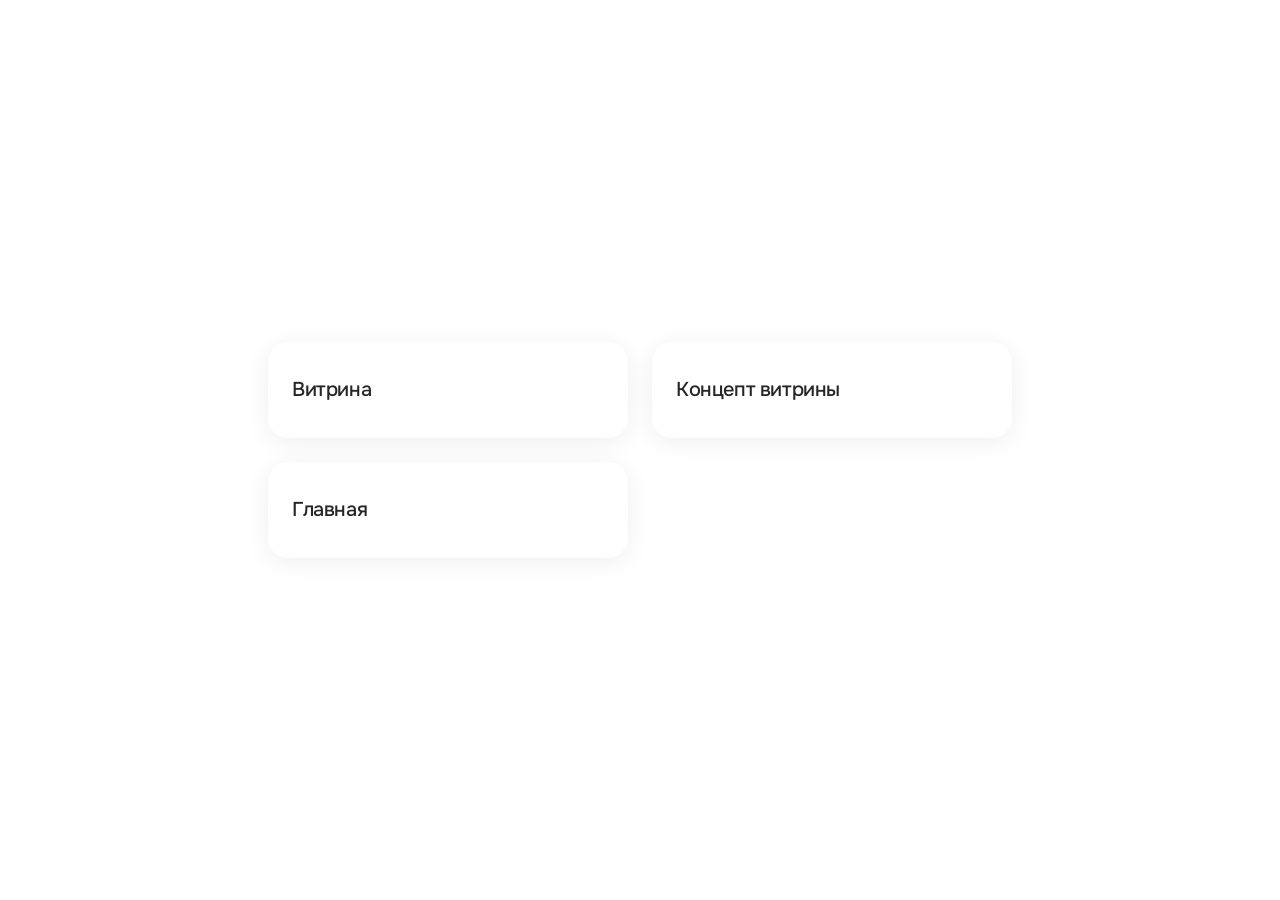
<file: index.html>
<!doctype html><html lang="ru"><head><meta charset="utf-8"><meta name="viewport" content="width=device-width,initial-scale=1,viewport-fit=cover"><meta name="theme-color" content="#ffffff"><title>ОТП · Прототипы</title><meta name="description" content="Интерактивные прототипы ОТП. Выберите концепт, чтобы посмотреть его в действии."><link rel="icon" href="assets/6858beac-b441-4aff-a8ef-e84af8ec0150.svg"><link rel="preload" href="assets/Onest.ttf" as="font" type="font/ttf" crossorigin><link rel="stylesheet" href="portal.css"></head><body><main class="portal" aria-label="Прототипы"><a class="prototype-card" href="storefront.html" aria-label="Открыть: Витрина"><h2>Витрина</h2></a><a class="prototype-card" href="showcase.html" aria-label="Открыть: Концепт витрины"><h2>Концепт витрины</h2></a><a class="prototype-card" href="home.html" aria-label="Открыть: Главная"><h2>Главная</h2></a></main></body></html>
</file>
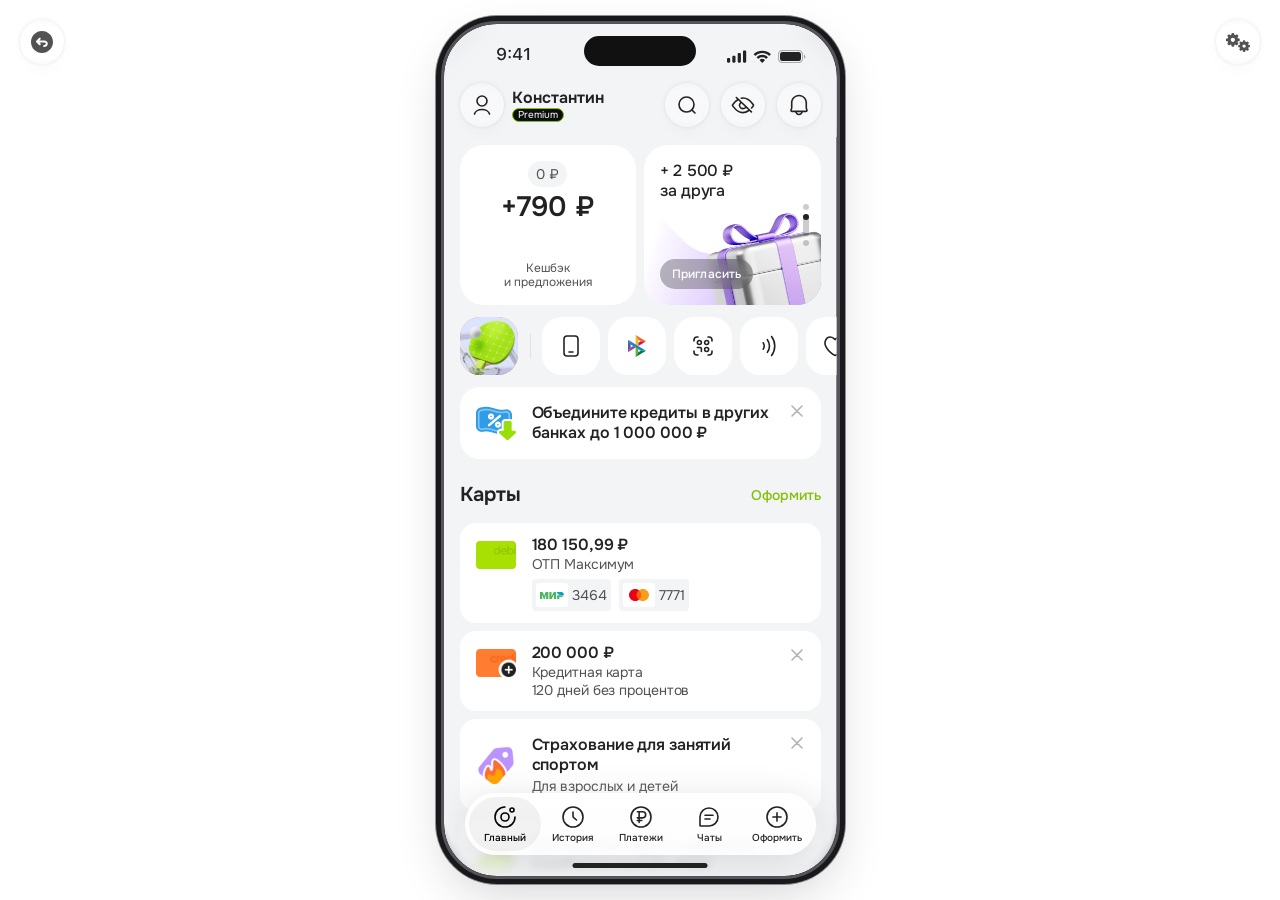
<file: home.html>
<!doctype html>
<html lang="ru"><head>
  <meta charset="utf-8"><meta name="viewport" content="width=device-width,initial-scale=1,viewport-fit=cover">
  <meta name="theme-color" content="#f3f4f6"><title>Главная · ОТП</title>
  <link rel="icon" href="assets/storefront-b94de83e-7ca7-4553-a85d-448475cac0c0.svg"><link rel="preload" href="assets/Onest.ttf" as="font" type="font/ttf" crossorigin>
  <link rel="stylesheet" href="style.css"><link rel="stylesheet" href="refinements.css"><link rel="stylesheet" href="browser-comments.css"><link rel="stylesheet" href="review-v4.css"><link rel="stylesheet" href="storefront-flow.css"><link rel="stylesheet" href="prototype-controls.css"><link rel="stylesheet" href="home.css">
  <script src="device-display.js" defer></script><script src="prototype-flows.js" defer></script><script src="home.js" defer></script>
</head><body class="home-prototype prototype-navigation" data-device-width="409">
<main class="stage">
  <p class="sr-only" id="home-layout-status" role="status"></p>
  <div class="device-wrap"><div class="iphone"><div class="screen">
    <div class="scroll-area" id="scrollArea" tabindex="0" aria-label="Главная">
      <header class="home-header">
        <div class="home-toolbar">
          <button class="sf-float" type="button" aria-label="Профиль" data-unavailable><img src="assets/home-user.svg" class="" alt="" draggable="false" loading="eager" decoding="async"></button>
          <div class="home-user"><h1>Константин</h1><span>Premium</span></div>
          <div class="home-header-actions">
            <button class="sf-float" type="button" aria-label="Поиск" data-unavailable><img src="assets/home-search.svg" class="" alt="" draggable="false" loading="eager" decoding="async"></button>
            <button class="sf-float" type="button" id="home-privacy" aria-label="Скрыть суммы" aria-pressed="false">
              <img src="assets/home-eye-closed.svg" class="home-eye-closed" alt="" draggable="false" loading="eager" decoding="async"><img src="assets/home-eye.svg" class="home-eye-open" alt="" draggable="false" loading="eager" decoding="async">
            </button>
            <button class="sf-float" type="button" aria-label="Уведомления" data-unavailable><img src="assets/home-bell.svg" class="" alt="" draggable="false" loading="eager" decoding="async"></button>
          </div>
        </div>
      </header>
      <section class="home-first" aria-label="Быстрые действия и предложения">
        <div class="home-widgets">
          <button class="home-bonus" type="button" data-unavailable>
            <span class="home-bonus-tag" data-home-amount>0 ₽</span>
            <strong data-home-amount>+790 ₽</strong><span>Кешбэк<br>и предложения</span>
          </button>
          <section class="home-banners" data-home-drop="banners" aria-label="Промопредложения">
            <div data-home-slot="banners"><article class="home-banner home-banner--refinance" data-home-offer="banner-refinance" data-home-variant="banner" hidden>

    <img src="assets/home-refinance.png" class="home-banner-art" alt="" draggable="false" loading="lazy" decoding="async">
    <p data-offer-title>Объедините кредиты до 1 000 000 ₽</p><small data-offer-copy hidden></small>
    <button class="home-banner-action" type="button" data-offer-label data-product="refinance">Подробнее</button>
  </article><article class="home-banner home-banner--gift" data-home-offer="banner-referral" data-home-variant="banner">
    <span class="home-banner-shape" aria-hidden="true"><span><img src="assets/home-banner-shape.svg" class="" alt="" draggable="false" loading="eager" decoding="async"></span></span>
    <img src="assets/home-gift.png" class="home-banner-art" alt="" draggable="false" loading="eager" decoding="async">
    <p data-offer-title>+ 2 500 ₽
за друга</p><small data-offer-copy hidden></small>
    <button class="home-banner-action" type="button" data-offer-label data-product="referral">Пригласить</button>
  </article><article class="home-banner home-banner--credit-promo" data-home-offer="banner-credit" data-home-variant="banner" hidden>

    <img src="assets/home-credit-promo.png" class="home-banner-art" alt="" draggable="false" loading="lazy" decoding="async">
    <p data-offer-title>120 дней без процентов</p><small data-offer-copy hidden></small>
    <button class="home-banner-action" type="button" data-offer-label data-product="credit-card">Оформить</button>
  </article></div>
            <div class="home-banner-dots" aria-label="Выбор промопредложения">
              <button type="button" data-home-banner="banner-refinance" aria-label="Предложение 1" aria-pressed="false"></button><button type="button" data-home-banner="banner-referral" aria-label="Предложение 2" aria-pressed="true"></button><button type="button" data-home-banner="banner-credit" aria-label="Предложение 3" aria-pressed="false"></button>
            </div>
          </section>
        </div>
        <nav class="home-shortcuts" aria-label="Быстрые действия" tabindex="0">
          <button class="home-story" type="button" aria-label="Предложения и события" data-product="benefits"><img src="assets/home-story.png" class="" alt="" draggable="false" loading="eager" decoding="async"></button>
          <span class="home-shortcut-separator" aria-hidden="true"><img src="assets/home-separator.svg" class="" alt="" draggable="false" loading="eager" decoding="async"></span>
          <div class="home-shortcut-items"><button type="button" aria-label="Оплата мобильной связи" data-unavailable><img src="assets/flow-4a743fb8-60a3-4bd3-a3c6-cf260b8fd65f.svg" class="" alt="" draggable="false" loading="eager" decoding="async"></button><button type="button" aria-label="Система быстрых платежей" data-unavailable><img src="assets/home-sbp.svg" class="" alt="" draggable="false" loading="eager" decoding="async"></button><button type="button" aria-label="Оплата по QR-коду" data-unavailable><img src="assets/home-qr.svg" class="" alt="" draggable="false" loading="eager" decoding="async"></button><button type="button" aria-label="Бесконтактная оплата" data-product="sticker"><img src="assets/home-contactless.svg" class="" alt="" draggable="false" loading="eager" decoding="async"></button><button type="button" aria-label="Польза+" data-product="benefits"><img src="assets/flow-cd1b10a3-a17e-4d96-a283-4c1ebd6c264b.svg" class="" alt="" draggable="false" loading="eager" decoding="async"></button><button type="button" aria-label="Настройки быстрых действий" data-home-settings><img src="assets/home-gear.svg" class="" alt="" draggable="false" loading="eager" decoding="async"></button></div>
        </nav>
        <div class="home-rows" data-home-slot="top" data-home-drop="top"><article class="home-row home-promo home-promo--refinance home-row--offer" data-home-offer="refinance" data-home-variant="row">
    <button class="home-row-body" type="button" data-product="refinance">
      <span class="home-row-art"><img src="assets/home-refinance.png" class="" alt="" draggable="false" loading="eager" decoding="async"></span>
      <span class="home-row-copy"><strong data-offer-title>Объедините кредиты в других банках до 1 000 000 ₽</strong><small data-offer-copy hidden></small></span>
    </button>
    <button class="home-dismiss" type="button" data-home-dismiss aria-label="Скрыть предложение Объедините кредиты в других банках до 1 000 000 ₽"><img src="assets/home-close.svg" class="" alt="" draggable="false" loading="lazy" decoding="async"></button>
  </article></div>
      </section>
      <div class="home-body">
        <section class="home-section" data-home-drop="cards"><header class="home-section-title"><h2>Карты</h2>
    <button class="home-text-action" type="button" data-product="debit">Оформить</button>
  </header><div class="home-rows" data-home-slot="cards"><button class="home-row home-row--card" type="button" data-product="debit">
    <span class="home-row-body">
      <span class="home-row-art"><img src="assets/home-debit.png" class="" alt="" draggable="false" loading="eager" decoding="async"></span>
      <span class="home-row-copy"><strong data-home-amount>180 150,99 ₽</strong><small>ОТП Максимум</small>

        <span class="home-card-accounts">
          <span><img src="assets/home-mir.svg" class="" alt="" draggable="false" loading="eager" decoding="async"><span data-home-amount>3464</span></span>
          <span><img src="assets/home-mastercard.svg" class="" alt="" draggable="false" loading="eager" decoding="async"><span data-home-amount>7771</span></span>
        </span>
      </span>
    </span>
  </button><article class="home-row home-promo home-promo--credit-with-plus home-row--card" data-home-offer="creditCard" data-home-variant="row">
    <button class="home-row-body" type="button" data-product="credit-card">
      <span class="home-row-art"><img src="assets/home-credit-with-plus.png" class="" alt="" draggable="false" loading="eager" decoding="async"></span>
      <span class="home-row-copy"><strong data-offer-title data-home-amount>200 000 ₽</strong><small data-offer-copy>Кредитная карта
120 дней без процентов</small></span>
    </button>
    <button class="home-dismiss" type="button" data-home-dismiss aria-label="Скрыть предложение 200 000 ₽"><img src="assets/home-close.svg" class="" alt="" draggable="false" loading="lazy" decoding="async"></button>
  </article><article class="home-row home-promo home-promo--sport home-row--offer" data-home-offer="sport" data-home-variant="row" data-home-editable>
    <button class="home-row-body" type="button" aria-keyshortcuts="Alt+ArrowUp Alt+ArrowDown" data-product="sport">
      <span class="home-row-art"><img src="assets/home-sport.png" class="" alt="" draggable="false" loading="eager" decoding="async"></span>
      <span class="home-row-copy"><strong data-offer-title>Страхование для занятий спортом</strong><small data-offer-copy>Для взрослых и детей</small></span>
    </button>
    <button class="home-dismiss" type="button" data-home-dismiss aria-label="Скрыть предложение Страхование для занятий спортом"><img src="assets/home-close.svg" class="" alt="" draggable="false" loading="lazy" decoding="async"></button>
  </article><article class="home-row home-promo home-promo--debit-promo home-row--offer" data-home-offer="debit" data-home-variant="row" data-home-editable>
    <button class="home-row-body" type="button" aria-keyshortcuts="Alt+ArrowUp Alt+ArrowDown" data-product="debit">
      <span class="home-row-art"><img src="assets/home-debit-promo.png" class="" alt="" draggable="false" loading="eager" decoding="async"></span>
      <span class="home-row-copy"><strong data-offer-title>Бесплатная карта с высоким кэшбэком на АЗС, ЖКХ</strong><small data-offer-copy>Оформите цифровую карту сейчас</small></span>
    </button>
    <button class="home-dismiss" type="button" data-home-dismiss aria-label="Скрыть предложение Бесплатная карта с высоким кэшбэком на АЗС, ЖКХ"><img src="assets/home-close.svg" class="" alt="" draggable="false" loading="lazy" decoding="async"></button>
  </article></div></section>
        <section class="home-section" data-home-drop="credits"><header class="home-section-title"><h2>Кредиты</h2>
    <button class="home-text-action" type="button" data-product="cash">Получить</button>
  </header><div class="home-rows" data-home-slot="credits"><button class="home-row home-row--account" type="button" data-product="cash">
    <span class="home-row-body">
      <span class="home-row-art"><img src="assets/flow-ad9519e6-db84-4796-9260-481281a1d3bb.svg" class="" alt="" draggable="false" loading="eager" decoding="async"></span>
      <span class="home-row-copy"><strong data-home-amount>500 990 ₽</strong><small>Кредит наличными</small>
        <span class="home-account-note" data-home-amount>Внесите до 22 ноября 16 700,20 ₽</span>

      </span>
    </span>
  </button><article class="home-row home-promo home-promo--express home-row--offer" data-home-offer="express" data-home-variant="row" data-home-editable>
    <button class="home-row-body" type="button" aria-keyshortcuts="Alt+ArrowUp Alt+ArrowDown" data-product="express">
      <span class="home-row-art"><img src="assets/home-express.png" class="" alt="" draggable="false" loading="eager" decoding="async"></span>
      <span class="home-row-copy"><strong data-offer-title>Срочно нужны деньги?</strong><small data-offer-copy>До 500 000 ₽ без процентов на 4 месяца</small></span>
    </button>
    <button class="home-dismiss" type="button" data-home-dismiss aria-label="Скрыть предложение Срочно нужны деньги?"><img src="assets/home-close.svg" class="" alt="" draggable="false" loading="lazy" decoding="async"></button>
  </article><article class="home-row home-promo home-promo--credit-promo home-row--offer" data-home-offer="credit" data-home-variant="row" data-home-editable>
    <button class="home-row-body" type="button" aria-keyshortcuts="Alt+ArrowUp Alt+ArrowDown" data-product="credit-card">
      <span class="home-row-art"><img src="assets/home-credit-promo.png" class="" alt="" draggable="false" loading="eager" decoding="async"></span>
      <span class="home-row-copy"><strong data-offer-title>120 дней без процентов</strong><small data-offer-copy>Ставки на кредит снижены</small></span>
    </button>
    <button class="home-dismiss" type="button" data-home-dismiss aria-label="Скрыть предложение 120 дней без процентов"><img src="assets/home-close.svg" class="" alt="" draggable="false" loading="lazy" decoding="async"></button>
  </article></div></section>
        <section class="home-section" data-home-drop="deposits"><header class="home-section-title"><h2>Вклады и счета</h2>
    <button class="home-text-action" type="button" data-product="deposits">Открыть</button>
  </header><div class="home-rows" data-home-slot="deposits"><button class="home-row home-row--account" type="button" data-product="deposits">
    <span class="home-row-body">
      <span class="home-row-art"><img src="assets/home-safe.svg" class="" alt="" draggable="false" loading="eager" decoding="async"></span>
      <span class="home-row-copy"><strong data-home-amount>10 555,10 ₽</strong><small>Вклад Premium</small>
        <span class="home-account-note">До 12 марта 2025 года</span>

      </span>
    </span>
  </button><button class="home-row home-row--account" type="button" data-product="savings">
    <span class="home-row-body">
      <span class="home-row-art"><img src="assets/home-wallet.svg" class="" alt="" draggable="false" loading="eager" decoding="async"></span>
      <span class="home-row-copy"><strong data-home-amount>50 000 ₽</strong><small>Накопительный счёт в рублях</small>


      </span>
    </span>
  </button><article class="home-row home-promo home-promo--deposit-promo home-row--offer" data-home-offer="deposit" data-home-variant="row" data-home-editable>
    <button class="home-row-body" type="button" aria-keyshortcuts="Alt+ArrowUp Alt+ArrowDown" data-product="deposits">
      <span class="home-row-art"><img src="assets/home-deposit-promo.png" class="" alt="" draggable="false" loading="eager" decoding="async"></span>
      <span class="home-row-copy"><strong data-offer-title>Вклады «Для своих 12%»</strong><small data-offer-copy>От 10 000 ₽, на срок от 91 дня</small></span>
    </button>
    <button class="home-dismiss" type="button" data-home-dismiss aria-label="Скрыть предложение Вклады «Для своих 12%»"><img src="assets/home-close.svg" class="" alt="" draggable="false" loading="lazy" decoding="async"></button>
  </article><article class="home-row home-promo home-promo--autopay home-row--offer" data-home-offer="autopay" data-home-variant="row" data-home-editable>
    <button class="home-row-body" type="button" aria-keyshortcuts="Alt+ArrowUp Alt+ArrowDown" data-unavailable>
      <span class="home-row-art"><img src="assets/home-autopay-calendar-eefda5.png" class="" alt="" draggable="false" loading="eager" decoding="async"></span>
      <span class="home-row-copy"><strong data-offer-title>Оплачивать счета вовремя</strong><small data-offer-copy>Настроить сейчас и получать уведомления за выставленные счета по ЖКУ, налогам, штрафам и т.д.</small></span>
    </button>
    <button class="home-dismiss" type="button" data-home-dismiss aria-label="Скрыть предложение Оплачивать счета вовремя"><img src="assets/home-close.svg" class="" alt="" draggable="false" loading="lazy" decoding="async"></button>
  </article></div></section>
        <details class="home-hidden">
          <summary><img src="assets/home-eye.svg" class="" alt="" draggable="false" loading="lazy" decoding="async"><strong>Скрытые продукты</strong><img src="assets/home-chevron.svg" class="home-hidden-chevron" alt="" draggable="false" loading="lazy" decoding="async"></summary>
          <p class="home-hidden-empty">Скрытых продуктов пока нет</p><div class="home-rows" id="home-hidden-offers"></div>
        </details>
        <section class="home-section" data-home-drop="exchange">
          <header class="home-section-title"><h2>Курсы валют</h2><button class="home-text-action" type="button" data-product="currency">Обменять</button></header>
          <div class="home-exchange">
            <table><thead><tr><th scope="col">Валюта</th><th scope="col">Покупка</th><th scope="col">Продажа</th></tr></thead>
              <tbody><tr><th scope="row"><img src="assets/home-cny.svg" class="" alt="" draggable="false" loading="lazy" decoding="async">CNY</th><td>12,54</td><td>12,20</td></tr><tr><th scope="row"><img src="assets/home-eur.svg" class="" alt="" draggable="false" loading="lazy" decoding="async">EUR</th><td>98,89</td><td>96,33</td></tr><tr><th scope="row"><img src="assets/home-usd.svg" class="" alt="" draggable="false" loading="lazy" decoding="async">USD</th><td>90,55</td><td>88,05</td></tr></tbody>
            </table>
            <button class="home-text-action" type="button" data-product="currency">Другие валюты</button>
          </div>
          <div class="home-rows" data-home-slot="exchange"><button class="home-exchange-promo" type="button" data-home-offer="exchange" data-home-variant="exchange" data-product="currency"><span class="home-exchange-copy"><strong data-offer-title>Выгодный курс валют</strong><small data-offer-copy hidden></small></span><span class="home-exchange-art"><img src="assets/home-exchange.png" class="" alt="" draggable="false" loading="lazy" decoding="async"></span></button></div>
        </section>
        <section class="home-section">
          <header class="home-section-title"><h2>Полезное</h2></header>
          <div class="home-useful">
            <button type="button" data-unavailable><img src="assets/home-offices.svg" class="" alt="" draggable="false" loading="lazy" decoding="async">Офисы и банкоматы</button>
            <button type="button" data-unavailable><img src="assets/home-phone-payment.svg" class="" alt="" draggable="false" loading="lazy" decoding="async">Оплата мобильной связи</button>
          </div>
        </section>
        <a class="home-new-product" href="storefront.html">Оформить новый продукт</a>
      </div>
    </div>
    <div class="home-status" id="statusBar" aria-hidden="true"><span>9:41</span><img src="assets/home-status.svg" class="" alt="" draggable="false" loading="eager" decoding="async"></div>
    <div class="dynamic-island" aria-hidden="true"></div>
    <nav class="bottom-bar ios27-tab-bar figma-bottom-bar" aria-label="Основная навигация">
      <div class="bar-softener progressive-blur" aria-hidden="true"><span class="blur-plane" style="--blur:2px;--blur-mask:linear-gradient(var(--blur-direction,to bottom),transparent 24.999999999999993%,#000 41.666666666666664%,#000 58.33333333333332%,transparent 74.99999999999999%)"></span><span class="blur-plane" style="--blur:4px;--blur-mask:linear-gradient(var(--blur-direction,to bottom),transparent 58.33333333333332%,#000 74.99999999999999%,#000 91.66666666666667%,#000 100%)"></span><span class="blur-tint"></span></div>
      <div class="tab-glass"><button class="tab selected" type="button" data-scroll-top aria-current="page"><img src="assets/storefront-b94de83e-7ca7-4553-a85d-448475cac0c0.svg" class="icon" alt="" draggable="false" loading="eager" decoding="async"><span>Главный</span></button><button class="tab" type="button" data-unavailable><img src="assets/storefront-e978c2a3-396c-40bb-9bb6-9d954464ed36.svg" class="icon" alt="" draggable="false" loading="eager" decoding="async"><span>История</span></button><button class="tab" type="button" data-unavailable><img src="assets/storefront-1bb4fa54-83a2-44da-b72f-98258511e935.svg" class="icon" alt="" draggable="false" loading="eager" decoding="async"><span>Платежи</span></button><button class="tab" type="button" data-unavailable><img src="assets/storefront-b1bdb256-b2c7-44ef-a1e7-9245b657ff00.svg" class="icon" alt="" draggable="false" loading="eager" decoding="async"><span>Чаты</span></button><a class="tab" href="storefront.html"><img src="assets/storefront-c9438409-fa82-4e9a-aec8-44ffe6e4fe37.svg" class="icon" alt="" draggable="false" loading="eager" decoding="async"><span>Оформить</span></a></div>
      <div class="home-indicator" aria-hidden="true"></div>
    </nav>
    <div class="sf-product-layer" hidden></div>
      <div class="sf-currency-layer" hidden>
        <button class="sf-currency-veil" type="button" tabindex="-1" aria-label="Закрыть выбор валюты"></button>
        <section id="sf-currency" role="dialog" aria-modal="true" aria-labelledby="sf-currency-title" tabindex="-1">
          <button class="sf-sheet-handle" type="button" aria-label="Закрыть выбор валюты"></button>
          <h2 id="sf-currency-title">Выберите валюту счета</h2>

    <button type="button" class="sf-currency-option" data-currency="EUR">
      <span class="sf-currency-icon"><img src="assets/flow-0632864e-d6e7-4bc8-9f44-81aa47a9208a.svg" class="" alt="" decoding="async" draggable="false" loading="lazy"></span>
      <span><small>EUR</small><strong>Евро</strong></span>
    </button>
    <button type="button" class="sf-currency-option" data-currency="USD">
      <span class="sf-currency-icon"><img src="assets/flow-2ded0b76-d883-446a-b6b8-48ab540bc40f.svg" class="" alt="" decoding="async" draggable="false" loading="lazy"></span>
      <span><small>USD</small><strong>Доллар</strong></span>
    </button>
    <button type="button" class="sf-currency-option" data-currency="KZT">
      <span class="sf-currency-icon"><img src="assets/flow-ddc46ba3-eb3a-46ab-bf57-c68ef015cdd8.svg" class="" alt="" decoding="async" draggable="false" loading="lazy"></span>
      <span><small>KZT</small><strong>Тенге</strong></span>
    </button>
    <button type="button" class="sf-currency-option" data-currency="CNY">
      <span class="sf-currency-icon"><img src="assets/flow-0dc9f2d1-4c95-4728-a241-2497a6cabc9e.svg" class="" alt="" decoding="async" draggable="false" loading="lazy"></span>
      <span><small>CNY</small><strong>Юань</strong></span>
    </button>
    <button type="button" class="sf-currency-option" data-currency="RUB">
      <span class="sf-currency-icon"><img src="assets/flow-c1195933-f1e6-4316-a63b-7da73462b2db.svg" class="" alt="" decoding="async" draggable="false" loading="lazy"></span>
      <span><small>RUB</small><strong>Рубль</strong></span>
    </button><div class="home-indicator" aria-hidden="true"></div>
        </section>
      </div>
      <div class="sf-hearts" aria-hidden="true" data-image="assets/flow-572ffbc3-3dbe-4115-9f07-067e15a49130.webp"></div>
      <div class="sf-toast" role="status" aria-live="polite"></div>
  </div></div></div>

    <a class="sf-back sf-float" href="index.html" aria-label="Назад на главную"><img src="assets/flow-56854cb0-2253-44bd-9367-608263d77706.svg" class="" alt="" decoding="async" draggable="false" loading="eager"></a>
    <details class="prototype-controls">
      <summary class="sf-float" aria-label="Управление прототипом"><img src="assets/flow-c688c26d-9979-4e35-8b96-8f462de9bfc5.svg" class="" alt="" decoding="async" draggable="false" loading="eager"></summary>
      <div class="control-body">
        <h2>Настройки</h2>
        <label class="sf-switch-row"><span>Обрамление iPhone</span><input id="showDeviceChrome" type="checkbox" checked></label>

        <section class="home-offer-settings" aria-label="Офферы">
    <h3>Офферы</h3>
    <article class="home-offer-setting" data-home-setting="sport">
      <label class="sf-switch-row">
        <span data-home-setting-title>Страхование для занятий спортом</span>
        <input type="checkbox" data-home-offer-visible checked>
      </label>
      <details><summary>Текст и картинка</summary>
        <form>
          <label>Заголовок<textarea name="title" rows="2" maxlength="140" required></textarea></label>
          <label class="sf-switch-row"><span>Показывать подзаголовок</span><input name="showCopy" type="checkbox" checked></label>
          <label>Подзаголовок<textarea name="copy" rows="2" maxlength="300"></textarea></label>
          <div class="home-art-field">
            <span id="home-art-label-sport">Картинка</span>
            <details class="home-art-picker">
              <summary aria-labelledby="home-art-label-sport home-art-current-sport">
                <img src="assets/home-sport.png" class="" alt="" draggable="false" loading="lazy" decoding="async">
                <span id="home-art-current-sport">Другое</span>
              </summary>
              <ul aria-labelledby="home-art-label-sport"><li><button type="button" data-home-art-option="refinance" aria-pressed="false"><img src="assets/home-refinance.png" class="" alt="" draggable="false" loading="lazy" decoding="async"><span>Рефинансирование</span></button></li><li><button type="button" data-home-art-option="credit" aria-pressed="false"><img src="assets/home-credit.png" class="" alt="" draggable="false" loading="lazy" decoding="async"><span>Кредитная карта</span></button></li><li><button type="button" data-home-art-option="sport" aria-pressed="false"><img src="assets/home-sport.png" class="" alt="" draggable="false" loading="lazy" decoding="async"><span>Другое</span></button></li><li><button type="button" data-home-art-option="debit-promo" aria-pressed="false"><img src="assets/home-debit-promo.png" class="" alt="" draggable="false" loading="lazy" decoding="async"><span>Дебетовая карта</span></button></li><li><button type="button" data-home-art-option="credit-promo" aria-pressed="false"><img src="assets/home-credit-promo.png" class="" alt="" draggable="false" loading="lazy" decoding="async"><span>Кредит</span></button></li><li><button type="button" data-home-art-option="deposit-promo" aria-pressed="false"><img src="assets/home-deposit-promo.png" class="" alt="" draggable="false" loading="lazy" decoding="async"><span>Вклад</span></button></li><li><button type="button" data-home-art-option="autopay" aria-pressed="false"><img src="assets/home-autopay-calendar-eefda5.png" class="" alt="" draggable="false" loading="lazy" decoding="async"><span>Автоплатёж</span></button></li></ul>
            </details>
          </div>
          <label>Загрузить картинку<input name="image" type="file" accept="image/png,image/jpeg,image/webp,image/avif"></label>
          <div class="home-settings-actions"><button type="submit">Сохранить контент</button><button type="button" data-home-content-reset>Вернуть исходный контент</button></div>
        </form>
      </details>
      <p class="home-settings-status" role="status"></p>
    </article><article class="home-offer-setting" data-home-setting="debit">
      <label class="sf-switch-row">
        <span data-home-setting-title>Бесплатная карта с высоким кэшбэком на АЗС, ЖКХ</span>
        <input type="checkbox" data-home-offer-visible checked>
      </label>
      <details><summary>Текст и картинка</summary>
        <form>
          <label>Заголовок<textarea name="title" rows="2" maxlength="140" required></textarea></label>
          <label class="sf-switch-row"><span>Показывать подзаголовок</span><input name="showCopy" type="checkbox" checked></label>
          <label>Подзаголовок<textarea name="copy" rows="2" maxlength="300"></textarea></label>
          <div class="home-art-field">
            <span id="home-art-label-debit">Картинка</span>
            <details class="home-art-picker">
              <summary aria-labelledby="home-art-label-debit home-art-current-debit">
                <img src="assets/home-debit-promo.png" class="" alt="" draggable="false" loading="lazy" decoding="async">
                <span id="home-art-current-debit">Дебетовая карта</span>
              </summary>
              <ul aria-labelledby="home-art-label-debit"><li><button type="button" data-home-art-option="refinance" aria-pressed="false"><img src="assets/home-refinance.png" class="" alt="" draggable="false" loading="lazy" decoding="async"><span>Рефинансирование</span></button></li><li><button type="button" data-home-art-option="credit" aria-pressed="false"><img src="assets/home-credit.png" class="" alt="" draggable="false" loading="lazy" decoding="async"><span>Кредитная карта</span></button></li><li><button type="button" data-home-art-option="sport" aria-pressed="false"><img src="assets/home-sport.png" class="" alt="" draggable="false" loading="lazy" decoding="async"><span>Другое</span></button></li><li><button type="button" data-home-art-option="debit-promo" aria-pressed="false"><img src="assets/home-debit-promo.png" class="" alt="" draggable="false" loading="lazy" decoding="async"><span>Дебетовая карта</span></button></li><li><button type="button" data-home-art-option="credit-promo" aria-pressed="false"><img src="assets/home-credit-promo.png" class="" alt="" draggable="false" loading="lazy" decoding="async"><span>Кредит</span></button></li><li><button type="button" data-home-art-option="deposit-promo" aria-pressed="false"><img src="assets/home-deposit-promo.png" class="" alt="" draggable="false" loading="lazy" decoding="async"><span>Вклад</span></button></li><li><button type="button" data-home-art-option="autopay" aria-pressed="false"><img src="assets/home-autopay-calendar-eefda5.png" class="" alt="" draggable="false" loading="lazy" decoding="async"><span>Автоплатёж</span></button></li></ul>
            </details>
          </div>
          <label>Загрузить картинку<input name="image" type="file" accept="image/png,image/jpeg,image/webp,image/avif"></label>
          <div class="home-settings-actions"><button type="submit">Сохранить контент</button><button type="button" data-home-content-reset>Вернуть исходный контент</button></div>
        </form>
      </details>
      <p class="home-settings-status" role="status"></p>
    </article><article class="home-offer-setting" data-home-setting="express">
      <label class="sf-switch-row">
        <span data-home-setting-title>Срочно нужны деньги?</span>
        <input type="checkbox" data-home-offer-visible checked>
      </label>
      <details><summary>Текст и картинка</summary>
        <form>
          <label>Заголовок<textarea name="title" rows="2" maxlength="140" required></textarea></label>
          <label class="sf-switch-row"><span>Показывать подзаголовок</span><input name="showCopy" type="checkbox" checked></label>
          <label>Подзаголовок<textarea name="copy" rows="2" maxlength="300"></textarea></label>
          <div class="home-art-field">
            <span id="home-art-label-express">Картинка</span>
            <details class="home-art-picker">
              <summary aria-labelledby="home-art-label-express home-art-current-express">
                <img src="assets/home-express.png" class="" alt="" draggable="false" loading="lazy" decoding="async">
                <span id="home-art-current-express">Исходная картинка</span>
              </summary>
              <ul aria-labelledby="home-art-label-express"><li><button type="button" data-home-art-option="refinance" aria-pressed="false"><img src="assets/home-refinance.png" class="" alt="" draggable="false" loading="lazy" decoding="async"><span>Рефинансирование</span></button></li><li><button type="button" data-home-art-option="credit" aria-pressed="false"><img src="assets/home-credit.png" class="" alt="" draggable="false" loading="lazy" decoding="async"><span>Кредитная карта</span></button></li><li><button type="button" data-home-art-option="sport" aria-pressed="false"><img src="assets/home-sport.png" class="" alt="" draggable="false" loading="lazy" decoding="async"><span>Другое</span></button></li><li><button type="button" data-home-art-option="debit-promo" aria-pressed="false"><img src="assets/home-debit-promo.png" class="" alt="" draggable="false" loading="lazy" decoding="async"><span>Дебетовая карта</span></button></li><li><button type="button" data-home-art-option="credit-promo" aria-pressed="false"><img src="assets/home-credit-promo.png" class="" alt="" draggable="false" loading="lazy" decoding="async"><span>Кредит</span></button></li><li><button type="button" data-home-art-option="deposit-promo" aria-pressed="false"><img src="assets/home-deposit-promo.png" class="" alt="" draggable="false" loading="lazy" decoding="async"><span>Вклад</span></button></li><li><button type="button" data-home-art-option="autopay" aria-pressed="false"><img src="assets/home-autopay-calendar-eefda5.png" class="" alt="" draggable="false" loading="lazy" decoding="async"><span>Автоплатёж</span></button></li></ul>
            </details>
          </div>
          <label>Загрузить картинку<input name="image" type="file" accept="image/png,image/jpeg,image/webp,image/avif"></label>
          <div class="home-settings-actions"><button type="submit">Сохранить контент</button><button type="button" data-home-content-reset>Вернуть исходный контент</button></div>
        </form>
      </details>
      <p class="home-settings-status" role="status"></p>
    </article><article class="home-offer-setting" data-home-setting="credit">
      <label class="sf-switch-row">
        <span data-home-setting-title>120 дней без процентов</span>
        <input type="checkbox" data-home-offer-visible checked>
      </label>
      <details><summary>Текст и картинка</summary>
        <form>
          <label>Заголовок<textarea name="title" rows="2" maxlength="140" required></textarea></label>
          <label class="sf-switch-row"><span>Показывать подзаголовок</span><input name="showCopy" type="checkbox" checked></label>
          <label>Подзаголовок<textarea name="copy" rows="2" maxlength="300"></textarea></label>
          <div class="home-art-field">
            <span id="home-art-label-credit">Картинка</span>
            <details class="home-art-picker">
              <summary aria-labelledby="home-art-label-credit home-art-current-credit">
                <img src="assets/home-credit-promo.png" class="" alt="" draggable="false" loading="lazy" decoding="async">
                <span id="home-art-current-credit">Кредит</span>
              </summary>
              <ul aria-labelledby="home-art-label-credit"><li><button type="button" data-home-art-option="refinance" aria-pressed="false"><img src="assets/home-refinance.png" class="" alt="" draggable="false" loading="lazy" decoding="async"><span>Рефинансирование</span></button></li><li><button type="button" data-home-art-option="credit" aria-pressed="false"><img src="assets/home-credit.png" class="" alt="" draggable="false" loading="lazy" decoding="async"><span>Кредитная карта</span></button></li><li><button type="button" data-home-art-option="sport" aria-pressed="false"><img src="assets/home-sport.png" class="" alt="" draggable="false" loading="lazy" decoding="async"><span>Другое</span></button></li><li><button type="button" data-home-art-option="debit-promo" aria-pressed="false"><img src="assets/home-debit-promo.png" class="" alt="" draggable="false" loading="lazy" decoding="async"><span>Дебетовая карта</span></button></li><li><button type="button" data-home-art-option="credit-promo" aria-pressed="false"><img src="assets/home-credit-promo.png" class="" alt="" draggable="false" loading="lazy" decoding="async"><span>Кредит</span></button></li><li><button type="button" data-home-art-option="deposit-promo" aria-pressed="false"><img src="assets/home-deposit-promo.png" class="" alt="" draggable="false" loading="lazy" decoding="async"><span>Вклад</span></button></li><li><button type="button" data-home-art-option="autopay" aria-pressed="false"><img src="assets/home-autopay-calendar-eefda5.png" class="" alt="" draggable="false" loading="lazy" decoding="async"><span>Автоплатёж</span></button></li></ul>
            </details>
          </div>
          <label>Загрузить картинку<input name="image" type="file" accept="image/png,image/jpeg,image/webp,image/avif"></label>
          <div class="home-settings-actions"><button type="submit">Сохранить контент</button><button type="button" data-home-content-reset>Вернуть исходный контент</button></div>
        </form>
      </details>
      <p class="home-settings-status" role="status"></p>
    </article><article class="home-offer-setting" data-home-setting="deposit">
      <label class="sf-switch-row">
        <span data-home-setting-title>Вклады «Для своих 12%»</span>
        <input type="checkbox" data-home-offer-visible checked>
      </label>
      <details><summary>Текст и картинка</summary>
        <form>
          <label>Заголовок<textarea name="title" rows="2" maxlength="140" required></textarea></label>
          <label class="sf-switch-row"><span>Показывать подзаголовок</span><input name="showCopy" type="checkbox" checked></label>
          <label>Подзаголовок<textarea name="copy" rows="2" maxlength="300"></textarea></label>
          <div class="home-art-field">
            <span id="home-art-label-deposit">Картинка</span>
            <details class="home-art-picker">
              <summary aria-labelledby="home-art-label-deposit home-art-current-deposit">
                <img src="assets/home-deposit-promo.png" class="" alt="" draggable="false" loading="lazy" decoding="async">
                <span id="home-art-current-deposit">Вклад</span>
              </summary>
              <ul aria-labelledby="home-art-label-deposit"><li><button type="button" data-home-art-option="refinance" aria-pressed="false"><img src="assets/home-refinance.png" class="" alt="" draggable="false" loading="lazy" decoding="async"><span>Рефинансирование</span></button></li><li><button type="button" data-home-art-option="credit" aria-pressed="false"><img src="assets/home-credit.png" class="" alt="" draggable="false" loading="lazy" decoding="async"><span>Кредитная карта</span></button></li><li><button type="button" data-home-art-option="sport" aria-pressed="false"><img src="assets/home-sport.png" class="" alt="" draggable="false" loading="lazy" decoding="async"><span>Другое</span></button></li><li><button type="button" data-home-art-option="debit-promo" aria-pressed="false"><img src="assets/home-debit-promo.png" class="" alt="" draggable="false" loading="lazy" decoding="async"><span>Дебетовая карта</span></button></li><li><button type="button" data-home-art-option="credit-promo" aria-pressed="false"><img src="assets/home-credit-promo.png" class="" alt="" draggable="false" loading="lazy" decoding="async"><span>Кредит</span></button></li><li><button type="button" data-home-art-option="deposit-promo" aria-pressed="false"><img src="assets/home-deposit-promo.png" class="" alt="" draggable="false" loading="lazy" decoding="async"><span>Вклад</span></button></li><li><button type="button" data-home-art-option="autopay" aria-pressed="false"><img src="assets/home-autopay-calendar-eefda5.png" class="" alt="" draggable="false" loading="lazy" decoding="async"><span>Автоплатёж</span></button></li></ul>
            </details>
          </div>
          <label>Загрузить картинку<input name="image" type="file" accept="image/png,image/jpeg,image/webp,image/avif"></label>
          <div class="home-settings-actions"><button type="submit">Сохранить контент</button><button type="button" data-home-content-reset>Вернуть исходный контент</button></div>
        </form>
      </details>
      <p class="home-settings-status" role="status"></p>
    </article><article class="home-offer-setting" data-home-setting="autopay">
      <label class="sf-switch-row">
        <span data-home-setting-title>Оплачивать счета вовремя</span>
        <input type="checkbox" data-home-offer-visible checked>
      </label>
      <details><summary>Текст и картинка</summary>
        <form>
          <label>Заголовок<textarea name="title" rows="2" maxlength="140" required></textarea></label>
          <label class="sf-switch-row"><span>Показывать подзаголовок</span><input name="showCopy" type="checkbox" checked></label>
          <label>Подзаголовок<textarea name="copy" rows="2" maxlength="300"></textarea></label>
          <div class="home-art-field">
            <span id="home-art-label-autopay">Картинка</span>
            <details class="home-art-picker">
              <summary aria-labelledby="home-art-label-autopay home-art-current-autopay">
                <img src="assets/home-autopay-calendar-eefda5.png" class="" alt="" draggable="false" loading="lazy" decoding="async">
                <span id="home-art-current-autopay">Автоплатёж</span>
              </summary>
              <ul aria-labelledby="home-art-label-autopay"><li><button type="button" data-home-art-option="refinance" aria-pressed="false"><img src="assets/home-refinance.png" class="" alt="" draggable="false" loading="lazy" decoding="async"><span>Рефинансирование</span></button></li><li><button type="button" data-home-art-option="credit" aria-pressed="false"><img src="assets/home-credit.png" class="" alt="" draggable="false" loading="lazy" decoding="async"><span>Кредитная карта</span></button></li><li><button type="button" data-home-art-option="sport" aria-pressed="false"><img src="assets/home-sport.png" class="" alt="" draggable="false" loading="lazy" decoding="async"><span>Другое</span></button></li><li><button type="button" data-home-art-option="debit-promo" aria-pressed="false"><img src="assets/home-debit-promo.png" class="" alt="" draggable="false" loading="lazy" decoding="async"><span>Дебетовая карта</span></button></li><li><button type="button" data-home-art-option="credit-promo" aria-pressed="false"><img src="assets/home-credit-promo.png" class="" alt="" draggable="false" loading="lazy" decoding="async"><span>Кредит</span></button></li><li><button type="button" data-home-art-option="deposit-promo" aria-pressed="false"><img src="assets/home-deposit-promo.png" class="" alt="" draggable="false" loading="lazy" decoding="async"><span>Вклад</span></button></li><li><button type="button" data-home-art-option="autopay" aria-pressed="false"><img src="assets/home-autopay-calendar-eefda5.png" class="" alt="" draggable="false" loading="lazy" decoding="async"><span>Автоплатёж</span></button></li></ul>
            </details>
          </div>
          <label>Загрузить картинку<input name="image" type="file" accept="image/png,image/jpeg,image/webp,image/avif"></label>
          <div class="home-settings-actions"><button type="submit">Сохранить контент</button><button type="button" data-home-content-reset>Вернуть исходный контент</button></div>
        </form>
      </details>
      <p class="home-settings-status" role="status"></p>
    </article><article class="home-offer-setting" data-home-setting="refinance">
      <label class="sf-switch-row">
        <span data-home-setting-title>Объедините кредиты в других банках до 1 000 000 ₽</span>
        <input type="checkbox" data-home-offer-visible checked>
      </label>
      <details><summary>Текст и картинка</summary>
        <form>
          <label>Заголовок<textarea name="title" rows="2" maxlength="140" required></textarea></label>
          <label class="sf-switch-row"><span>Показывать подзаголовок</span><input name="showCopy" type="checkbox" checked></label>
          <label>Подзаголовок<textarea name="copy" rows="2" maxlength="300"></textarea></label>
          <div class="home-art-field">
            <span id="home-art-label-refinance">Картинка</span>
            <details class="home-art-picker">
              <summary aria-labelledby="home-art-label-refinance home-art-current-refinance">
                <img src="assets/home-refinance.png" class="" alt="" draggable="false" loading="lazy" decoding="async">
                <span id="home-art-current-refinance">Рефинансирование</span>
              </summary>
              <ul aria-labelledby="home-art-label-refinance"><li><button type="button" data-home-art-option="refinance" aria-pressed="false"><img src="assets/home-refinance.png" class="" alt="" draggable="false" loading="lazy" decoding="async"><span>Рефинансирование</span></button></li><li><button type="button" data-home-art-option="credit" aria-pressed="false"><img src="assets/home-credit.png" class="" alt="" draggable="false" loading="lazy" decoding="async"><span>Кредитная карта</span></button></li><li><button type="button" data-home-art-option="sport" aria-pressed="false"><img src="assets/home-sport.png" class="" alt="" draggable="false" loading="lazy" decoding="async"><span>Другое</span></button></li><li><button type="button" data-home-art-option="debit-promo" aria-pressed="false"><img src="assets/home-debit-promo.png" class="" alt="" draggable="false" loading="lazy" decoding="async"><span>Дебетовая карта</span></button></li><li><button type="button" data-home-art-option="credit-promo" aria-pressed="false"><img src="assets/home-credit-promo.png" class="" alt="" draggable="false" loading="lazy" decoding="async"><span>Кредит</span></button></li><li><button type="button" data-home-art-option="deposit-promo" aria-pressed="false"><img src="assets/home-deposit-promo.png" class="" alt="" draggable="false" loading="lazy" decoding="async"><span>Вклад</span></button></li><li><button type="button" data-home-art-option="autopay" aria-pressed="false"><img src="assets/home-autopay-calendar-eefda5.png" class="" alt="" draggable="false" loading="lazy" decoding="async"><span>Автоплатёж</span></button></li></ul>
            </details>
          </div>
          <label>Загрузить картинку<input name="image" type="file" accept="image/png,image/jpeg,image/webp,image/avif"></label>
          <div class="home-settings-actions"><button type="submit">Сохранить контент</button><button type="button" data-home-content-reset>Вернуть исходный контент</button></div>
        </form>
      </details>
      <p class="home-settings-status" role="status"></p>
    </article>
  </section>
      </div>
    </details>
</main>
<template id="home-offer-variants"><article class="home-row home-promo home-promo--refinance home-row--offer" data-home-offer="banner-refinance" data-home-variant="row">
    <button class="home-row-body" type="button" data-product="refinance">
      <span class="home-row-art"><img src="assets/home-refinance.png" class="" alt="" draggable="false" loading="eager" decoding="async"></span>
      <span class="home-row-copy"><strong data-offer-title>Объедините кредиты до 1 000 000 ₽</strong><small data-offer-copy hidden></small></span>
    </button>
    <button class="home-dismiss" type="button" data-home-dismiss aria-label="Скрыть предложение Объедините кредиты до 1 000 000 ₽"><img src="assets/home-close.svg" class="" alt="" draggable="false" loading="lazy" decoding="async"></button>
  </article><article class="home-row home-promo home-promo--gift home-row--offer" data-home-offer="banner-referral" data-home-variant="row">
    <button class="home-row-body" type="button" data-product="referral">
      <span class="home-row-art"><img src="assets/home-gift.png" class="" alt="" draggable="false" loading="eager" decoding="async"></span>
      <span class="home-row-copy"><strong data-offer-title>+ 2 500 ₽
за друга</strong><small data-offer-copy hidden></small></span>
    </button>
    <button class="home-dismiss" type="button" data-home-dismiss aria-label="Скрыть предложение + 2 500 ₽ за друга"><img src="assets/home-close.svg" class="" alt="" draggable="false" loading="lazy" decoding="async"></button>
  </article><article class="home-row home-promo home-promo--credit-promo home-row--offer" data-home-offer="banner-credit" data-home-variant="row">
    <button class="home-row-body" type="button" data-product="credit-card">
      <span class="home-row-art"><img src="assets/home-credit-promo.png" class="" alt="" draggable="false" loading="eager" decoding="async"></span>
      <span class="home-row-copy"><strong data-offer-title>120 дней без процентов</strong><small data-offer-copy hidden></small></span>
    </button>
    <button class="home-dismiss" type="button" data-home-dismiss aria-label="Скрыть предложение 120 дней без процентов"><img src="assets/home-close.svg" class="" alt="" draggable="false" loading="lazy" decoding="async"></button>
  </article><article class="home-banner home-banner--refinance" data-home-offer="refinance" data-home-variant="banner" hidden>

    <img src="assets/home-refinance.png" class="home-banner-art" alt="" draggable="false" loading="lazy" decoding="async">
    <p data-offer-title>Объедините кредиты в других банках до 1 000 000 ₽</p><small data-offer-copy hidden></small>
    <button class="home-banner-action" type="button" data-offer-label data-product="refinance">Подробнее</button>
  </article><article class="home-banner home-banner--credit-with-plus" data-home-offer="creditCard" data-home-variant="banner" hidden>

    <img src="assets/home-credit-with-plus.png" class="home-banner-art" alt="" draggable="false" loading="lazy" decoding="async">
    <p data-offer-title>200 000 ₽</p><small data-offer-copy>Кредитная карта
120 дней без процентов</small>
    <button class="home-banner-action" type="button" data-offer-label data-product="credit-card">Подробнее</button>
  </article><article class="home-banner home-banner--sport" data-home-offer="sport" data-home-variant="banner" data-home-editable hidden>

    <img src="assets/home-sport.png" class="home-banner-art" alt="" draggable="false" loading="lazy" decoding="async">
    <p data-offer-title>Страхование для занятий спортом</p><small data-offer-copy>Для взрослых и детей</small>
    <button class="home-banner-action" type="button" data-offer-label aria-keyshortcuts="Alt+ArrowUp Alt+ArrowDown" data-product="sport">Подробнее</button>
  </article><article class="home-banner home-banner--debit-promo" data-home-offer="debit" data-home-variant="banner" data-home-editable hidden>

    <img src="assets/home-debit-promo.png" class="home-banner-art" alt="" draggable="false" loading="lazy" decoding="async">
    <p data-offer-title>Бесплатная карта с высоким кэшбэком на АЗС, ЖКХ</p><small data-offer-copy>Оформите цифровую карту сейчас</small>
    <button class="home-banner-action" type="button" data-offer-label aria-keyshortcuts="Alt+ArrowUp Alt+ArrowDown" data-product="debit">Подробнее</button>
  </article><article class="home-banner home-banner--express" data-home-offer="express" data-home-variant="banner" data-home-editable hidden>

    <img src="assets/home-express.png" class="home-banner-art" alt="" draggable="false" loading="lazy" decoding="async">
    <p data-offer-title>Срочно нужны деньги?</p><small data-offer-copy>До 500 000 ₽ без процентов на 4 месяца</small>
    <button class="home-banner-action" type="button" data-offer-label aria-keyshortcuts="Alt+ArrowUp Alt+ArrowDown" data-product="express">Подробнее</button>
  </article><article class="home-banner home-banner--credit-promo" data-home-offer="credit" data-home-variant="banner" data-home-editable hidden>

    <img src="assets/home-credit-promo.png" class="home-banner-art" alt="" draggable="false" loading="lazy" decoding="async">
    <p data-offer-title>120 дней без процентов</p><small data-offer-copy>Ставки на кредит снижены</small>
    <button class="home-banner-action" type="button" data-offer-label aria-keyshortcuts="Alt+ArrowUp Alt+ArrowDown" data-product="credit-card">Подробнее</button>
  </article><article class="home-banner home-banner--deposit-promo" data-home-offer="deposit" data-home-variant="banner" data-home-editable hidden>

    <img src="assets/home-deposit-promo.png" class="home-banner-art" alt="" draggable="false" loading="lazy" decoding="async">
    <p data-offer-title>Вклады «Для своих 12%»</p><small data-offer-copy>От 10 000 ₽, на срок от 91 дня</small>
    <button class="home-banner-action" type="button" data-offer-label aria-keyshortcuts="Alt+ArrowUp Alt+ArrowDown" data-product="deposits">Подробнее</button>
  </article><article class="home-banner home-banner--autopay" data-home-offer="autopay" data-home-variant="banner" data-home-editable hidden>

    <img src="assets/home-autopay-calendar-eefda5.png" class="home-banner-art" alt="" draggable="false" loading="lazy" decoding="async">
    <p data-offer-title>Оплачивать счета вовремя</p><small data-offer-copy>Настроить сейчас и получать уведомления за выставленные счета по ЖКУ, налогам, штрафам и т.д.</small>
    <button class="home-banner-action" type="button" data-offer-label aria-keyshortcuts="Alt+ArrowUp Alt+ArrowDown" data-unavailable>Подробнее</button>
  </article><article class="home-banner home-banner--exchange" data-home-offer="exchange" data-home-variant="banner" hidden>

    <img src="assets/home-exchange.png" class="home-banner-art" alt="" draggable="false" loading="lazy" decoding="async">
    <p data-offer-title>Выгодный курс валют</p><small data-offer-copy hidden></small>
    <button class="home-banner-action" type="button" data-offer-label data-product="currency">Подробнее</button>
  </article><article class="home-row home-promo home-promo--exchange home-row--offer" data-home-offer="exchange" data-home-variant="row">
    <button class="home-row-body" type="button" data-product="currency">
      <span class="home-row-art"><img src="assets/home-exchange.png" class="" alt="" draggable="false" loading="eager" decoding="async"></span>
      <span class="home-row-copy"><strong data-offer-title>Выгодный курс валют</strong><small data-offer-copy hidden></small></span>
    </button>
    <button class="home-dismiss" type="button" data-home-dismiss aria-label="Скрыть предложение Выгодный курс валют"><img src="assets/home-close.svg" class="" alt="" draggable="false" loading="lazy" decoding="async"></button>
  </article></template>
<script type="application/json" id="home-offer-data">{"offers":{"banner-refinance":{"section":"banners","title":"Объедините кредиты до 1 000 000 ₽","label":"Подробнее","route":"refinance","art":"refinance"},"banner-referral":{"section":"banners","title":"+ 2 500 ₽\u003cbr>за друга","label":"Пригласить","route":"referral","art":"gift"},"banner-credit":{"section":"banners","title":"120 дней без процентов","label":"Оформить","route":"credit-card","art":"credit-promo"},"refinance":{"section":"top","art":"refinance","title":"Объедините кредиты в других банках до 1 000 000 ₽","route":"refinance"},"creditCard":{"section":"cards","art":"credit-with-plus","title":"200 000 ₽","copy":"Кредитная карта\u003cbr>120 дней без процентов","route":"credit-card","style":"card","amount":true},"sport":{"section":"cards","art":"sport","title":"Страхование для занятий спортом","copy":"Для взрослых и детей","route":"sport"},"debit":{"section":"cards","art":"debit-promo","title":"Бесплатная карта с высоким кэшбэком на АЗС, ЖКХ","copy":"Оформите цифровую карту сейчас","route":"debit"},"express":{"section":"credits","art":"express","title":"Срочно нужны деньги?","copy":"До 500 000 ₽ без процентов на 4 месяца","route":"express"},"credit":{"section":"credits","art":"credit-promo","title":"120 дней без процентов","copy":"Ставки на кредит снижены","route":"credit-card"},"deposit":{"section":"deposits","art":"deposit-promo","title":"Вклады «Для своих 12%»","copy":"От 10 000 ₽, на срок от 91 дня","route":"deposits"},"autopay":{"section":"deposits","art":"autopay","title":"Оплачивать счета вовремя","copy":"Настроить сейчас и получать уведомления за выставленные счета по ЖКУ, налогам, штрафам и т.д."},"exchange":{"section":"exchange","title":"Выгодный курс валют","route":"currency","art":"exchange"}},"artwork":{"refinance":"assets/home-refinance.png","credit":"assets/home-credit.png","sport":"assets/home-sport.png","debit-promo":"assets/home-debit-promo.png","credit-promo":"assets/home-credit-promo.png","deposit-promo":"assets/home-deposit-promo.png","autopay":"assets/home-autopay-calendar-eefda5.png","gift":"assets/home-gift.png","credit-with-plus":"assets/home-credit-with-plus.png","express":"assets/home-express.png","exchange":"assets/home-exchange.png"}}</script>
<template id="sf-product-cash"><div class="sf-product-view sf-product--promo" data-route="cash">
      <div class="sf-product-scroll" tabindex="0" aria-label="Кредит наличными"><div class="sf-product-hero"><div class="sf-promo-art"><img src="assets/flow-f22ab27f-240a-4574-84a1-845b3d0e50df.webp" class="" alt="" decoding="async" draggable="false" loading="lazy"></div></div>
    <section class="sf-product-body" data-header-panel><h1>Кредит наличными</h1>


      <div class="sf-features">
  <div class="sf-feature">
    <span class="sf-feature-icon"><img src="assets/flow-38656b1d-aeca-4530-8f8f-17c966622dfa.svg" class="" alt="" decoding="async" draggable="false" loading="lazy"></span>
    <div><strong>Сумма до 3 000 000 ₽, ставка — 18,2% годовых</strong></div>
  </div>
  <div class="sf-feature">
    <span class="sf-feature-icon"><img src="assets/flow-da99bfc3-1071-4e5f-9e16-1ea5242ae4c5.svg" class="" alt="" decoding="async" draggable="false" loading="lazy"></span>
    <div><strong>Решение за 1 минуту</strong></div>
  </div>
  <div class="sf-feature">
    <span class="sf-feature-icon"><img src="assets/flow-41117641-0bb9-4493-a7b3-90ec6ef5e293.svg" class="" alt="" decoding="async" draggable="false" loading="lazy"></span>
    <div><strong>От 50 до 200 тысяч ₽ — перевод за 4 часа, свыше — за 48 часов</strong></div>
  </div>
  <div class="sf-feature">
    <span class="sf-feature-icon"><img src="assets/flow-4a743fb8-60a3-4bd3-a3c6-cf260b8fd65f.svg" class="" alt="" decoding="async" draggable="false" loading="lazy"></span>
    <div><strong>Удобная оплата в мобильном приложении</strong></div>
  </div>
  <div class="sf-feature">
    <span class="sf-feature-icon"><img src="assets/flow-c0fe320a-0eb6-438b-8fed-917de10afb3e.svg" class="" alt="" decoding="async" draggable="false" loading="lazy"></span>
    <div><strong>Оцените свои финансовые возможности и риски</strong></div>
  </div></div>
    </section></div>
      <div class="top-material progressive-blur sf-product-material" aria-hidden="true"><span class="blur-plane" style="--blur:10px;--blur-mask:linear-gradient(var(--blur-direction,to bottom),transparent 24.999999999999993%,#000 41.666666666666664%,#000 58.33333333333332%,transparent 74.99999999999999%)"></span><span class="blur-plane" style="--blur:20px;--blur-mask:linear-gradient(var(--blur-direction,to bottom),transparent 58.33333333333332%,#000 74.99999999999999%,#000 91.66666666666667%,#000 100%)"></span><span class="blur-tint"></span></div>
      <header class="sf-product-header"><button type="button" class="sf-float" data-product-back aria-label="Назад к продуктам"><img src="assets/flow-540bca8c-a5e7-4557-8b33-8cfb7d82510d.svg" class="" alt="" decoding="async" draggable="false" loading="lazy"></button>
        </header>
      <footer class="sf-product-footer">

        <button class="sf-product-action" type="button" data-unavailable>Оставить заявку</button><div class="home-indicator" aria-hidden="true"></div></footer>
    </div></template>
<template id="sf-product-refinance"><div class="sf-product-view sf-product--promo" data-route="refinance">
      <div class="sf-product-scroll" tabindex="0" aria-label="Рефинансирование"><div class="sf-product-hero"><div class="sf-promo-art"><img src="assets/flow-be225e77-00ad-4f62-8258-f4f1f0f2c577.webp" class="" alt="" decoding="async" draggable="false" loading="lazy"></div></div>
    <section class="sf-product-body" data-header-panel><h1>Рефинансирование</h1>
      <p class="sf-product-subtitle">Экономьте время и деньги — платите один кредит вместо нескольких 💜</p>

      <div class="sf-features">
  <div class="sf-feature">
    <span class="sf-feature-icon"><img src="assets/flow-cd1b10a3-a17e-4d96-a283-4c1ebd6c264b.svg" class="" alt="" decoding="async" draggable="false" loading="lazy"></span>
    <div><strong>Объедините до 5 кредитов или кредитных карт в один кредит</strong></div>
  </div>
  <div class="sf-feature">
    <span class="sf-feature-icon"><img src="assets/flow-ad9519e6-db84-4796-9260-481281a1d3bb.svg" class="" alt="" decoding="async" draggable="false" loading="lazy"></span>
    <div><strong>Уменьшите платёж до 2 раз</strong></div>
  </div>
  <div class="sf-feature">
    <span class="sf-feature-icon"><img src="assets/flow-4bad9080-8493-455f-8de7-e6e61965c8a8.svg" class="" alt="" decoding="async" draggable="false" loading="lazy"></span>
    <div><strong>Оформите онлайн без лишних справок</strong></div>
  </div>
  <div class="sf-feature">
    <span class="sf-feature-icon"><img src="assets/flow-a0320cb6-55b1-41a0-9187-2400fbf8f284.svg" class="" alt="" decoding="async" draggable="false" loading="lazy"></span>
    <div><strong>Получите дополнительно 2 млн ₽ на личные цели</strong></div>
  </div>
  <div class="sf-feature">
    <span class="sf-feature-icon"><img src="assets/flow-1e5f8de5-8070-41bd-8fef-863298ed6c1c.svg" class="" alt="" decoding="async" draggable="false" loading="lazy"></span>
    <div><strong>Оцените свои финансовые возможности и риски</strong></div>
  </div></div><button class="sf-product-more" type="button" data-unavailable>
  <span>Как работает рефинансирование?</span><span aria-hidden="true">›</span></button><button class="sf-product-more" type="button" data-unavailable>
  <span>Документы для оформления</span><span aria-hidden="true">›</span></button>
    </section></div>
      <div class="top-material progressive-blur sf-product-material" aria-hidden="true"><span class="blur-plane" style="--blur:10px;--blur-mask:linear-gradient(var(--blur-direction,to bottom),transparent 24.999999999999993%,#000 41.666666666666664%,#000 58.33333333333332%,transparent 74.99999999999999%)"></span><span class="blur-plane" style="--blur:20px;--blur-mask:linear-gradient(var(--blur-direction,to bottom),transparent 58.33333333333332%,#000 74.99999999999999%,#000 91.66666666666667%,#000 100%)"></span><span class="blur-tint"></span></div>
      <header class="sf-product-header"><button type="button" class="sf-float" data-product-back aria-label="Назад к продуктам"><img src="assets/flow-540bca8c-a5e7-4557-8b33-8cfb7d82510d.svg" class="" alt="" decoding="async" draggable="false" loading="lazy"></button>
        </header>
      <footer class="sf-product-footer">

        <button class="sf-product-action" type="button" data-unavailable>Оставить заявку</button><div class="home-indicator" aria-hidden="true"></div></footer>
    </div></template>
<template id="sf-product-express"><div class="sf-product-view sf-product--promo" data-route="express">
      <div class="sf-product-scroll" tabindex="0" aria-label="Экспресс-кредит"><div class="sf-product-hero"><div class="sf-promo-art"><img src="assets/flow-d77ef615-1a41-4b27-acb5-f5ce67d23da1.webp" class="" alt="" decoding="async" draggable="false" loading="lazy"></div></div>
    <section class="sf-product-body" data-header-panel><h1>Экспресс-кредит</h1>
      <p class="sf-product-subtitle">Нужны деньги на короткий срок? Мы готовы помочь</p>

      <div class="sf-features">
  <div class="sf-feature">
    <span class="sf-feature-icon"><img src="assets/flow-1b93209d-716b-4f52-b7f1-27627661e68c.svg" class="" alt="" decoding="async" draggable="false" loading="lazy"></span>
    <div><strong>Одобрение до 100 000 ₽ за 1 минуту</strong></div>
  </div>
  <div class="sf-feature">
    <span class="sf-feature-icon"><img src="assets/flow-f9b9a823-018f-4313-b202-09893ee4e33a.svg" class="" alt="" decoding="async" draggable="false" loading="lazy"></span>
    <div><strong>Без справок и поручителей</strong></div>
  </div>
  <div class="sf-feature">
    <span class="sf-feature-icon"><img src="assets/flow-afafc707-4de2-408e-adca-91aa1dcc4b7a.svg" class="" alt="" decoding="async" draggable="false" loading="lazy"></span>
    <div><strong>Не нужно занимать у друзей</strong></div>
  </div>
  <div class="sf-feature">
    <span class="sf-feature-icon"><img src="assets/flow-0fcb221d-969e-49a0-984d-d992819c11fc.svg" class="" alt="" decoding="async" draggable="false" loading="lazy"></span>
    <div><strong>Высокая вероятность одобрения</strong></div>
  </div>
  <div class="sf-feature">
    <span class="sf-feature-icon"><img src="assets/flow-f82c577e-d3ab-4605-8e6f-1b9ad48f1d91.svg" class="" alt="" decoding="async" draggable="false" loading="lazy"></span>
    <div><strong>Оцените свои финансовые возможности и риски</strong></div>
  </div></div>
    </section></div>
      <div class="top-material progressive-blur sf-product-material" aria-hidden="true"><span class="blur-plane" style="--blur:10px;--blur-mask:linear-gradient(var(--blur-direction,to bottom),transparent 24.999999999999993%,#000 41.666666666666664%,#000 58.33333333333332%,transparent 74.99999999999999%)"></span><span class="blur-plane" style="--blur:20px;--blur-mask:linear-gradient(var(--blur-direction,to bottom),transparent 58.33333333333332%,#000 74.99999999999999%,#000 91.66666666666667%,#000 100%)"></span><span class="blur-tint"></span></div>
      <header class="sf-product-header"><button type="button" class="sf-float" data-product-back aria-label="Назад к продуктам"><img src="assets/flow-540bca8c-a5e7-4557-8b33-8cfb7d82510d.svg" class="" alt="" decoding="async" draggable="false" loading="lazy"></button>
        </header>
      <footer class="sf-product-footer">

        <button class="sf-product-action" type="button" data-unavailable>Оставить заявку</button><div class="home-indicator" aria-hidden="true"></div></footer>
    </div></template>
<template id="sf-product-esim"><div class="sf-product-view sf-product--promo" data-route="esim">
      <div class="sf-product-scroll" tabindex="0" aria-label="Туристическая eSIM для поездок за рубеж"><div class="sf-product-hero"><div class="sf-promo-art"><img src="assets/flow-97e6935e-b2fb-4645-ab93-44c17aa02fc1.webp" class="" alt="" decoding="async" draggable="false" loading="lazy"></div></div>
    <section class="sf-product-body" data-header-panel><h1>Туристическая eSIM для поездок за рубеж</h1>

      <button class="sf-explainer" type="button" data-unavailable>
        <span><strong>Как это работает?</strong><small>Узнайте, как это работает</small></span>
        <span class="sf-explainer-art"><img src="assets/flow-9a373e29-b3a8-4db0-b4c5-ea5339796d0f.webp" class="" alt="" decoding="async" draggable="false" loading="lazy"></span></button>
      <div class="sf-features">
  <div class="sf-feature">
    <span class="sf-feature-icon"><img src="assets/flow-5471745c-837e-47be-aef2-da34928fb582.svg" class="" alt="" decoding="async" draggable="false" loading="lazy"></span>
    <div><strong>Более 200 стран и 9 регионов</strong><small>Быстрый интернет в путешествиях</small></div>
  </div>
  <div class="sf-feature">
    <span class="sf-feature-icon"><img src="assets/flow-4cd706f0-a7e2-475c-9c8d-b226f9c07908.svg" class="" alt="" decoding="async" draggable="false" loading="lazy"></span>
    <div><strong>Подключение за несколько минут</strong><small>Добавьте eSIM на устройство без обращения к оператору</small></div>
  </div>
  <div class="sf-feature">
    <span class="sf-feature-icon"><img src="assets/flow-4530036a-c02f-4efd-bad2-4121c7040f0b.svg" class="" alt="" decoding="async" draggable="false" loading="lazy"></span>
    <div><strong>Понятные цены без доплат</strong><small>Полная стоимость известна при выборе тарифа</small></div>
  </div></div><button class="sf-product-more" type="button" data-unavailable>
  <span>Вопросы и ответы</span><span aria-hidden="true">›</span></button><button class="sf-product-more" type="button" data-unavailable>
  <span>Чат с банком</span><span aria-hidden="true">›</span></button>
    </section></div>
      <div class="top-material progressive-blur sf-product-material" aria-hidden="true"><span class="blur-plane" style="--blur:10px;--blur-mask:linear-gradient(var(--blur-direction,to bottom),transparent 24.999999999999993%,#000 41.666666666666664%,#000 58.33333333333332%,transparent 74.99999999999999%)"></span><span class="blur-plane" style="--blur:20px;--blur-mask:linear-gradient(var(--blur-direction,to bottom),transparent 58.33333333333332%,#000 74.99999999999999%,#000 91.66666666666667%,#000 100%)"></span><span class="blur-tint"></span></div>
      <header class="sf-product-header"><button type="button" class="sf-float" data-product-back aria-label="Назад к продуктам"><img src="assets/flow-540bca8c-a5e7-4557-8b33-8cfb7d82510d.svg" class="" alt="" decoding="async" draggable="false" loading="lazy"></button>
        </header>
      <footer class="sf-product-footer">

        <button class="sf-product-action" type="button" data-unavailable>Оформить</button><div class="home-indicator" aria-hidden="true"></div></footer>
    </div></template>
<template id="sf-product-fraud"><div class="sf-product-view sf-product--promo" data-route="fraud">
      <div class="sf-product-scroll" tabindex="0" aria-label="Защита счетов от мошенников"><div class="sf-product-hero"><div class="sf-promo-art"><img src="assets/flow-b5c3d62e-fe86-47f6-9e09-5ce4acd81a68.webp" class="" alt="" decoding="async" draggable="false" loading="lazy"></div></div>
    <section class="sf-product-body" data-header-panel><h1>Защита счетов от мошенников</h1>


      <div class="sf-features">
  <div class="sf-feature">
    <span class="sf-feature-icon"><img src="assets/flow-536f512b-589c-48cc-8485-84f9be8304dd.svg" class="" alt="" decoding="async" draggable="false" loading="lazy"></span>
    <div><strong>Защита всех карт, счетов и вкладов</strong><small>Защита карт, счетов и вкладов в любом банке</small></div>
  </div>
  <div class="sf-feature">
    <span class="sf-feature-icon"><img src="assets/flow-a8b7ffeb-64b7-4855-a54a-b89a85767d56.svg" class="" alt="" decoding="async" draggable="false" loading="lazy"></span>
    <div><strong>Защита от мошеннических кредитов</strong><small>Аннулируем кредиты, оформленные без вашего ведома</small></div>
  </div>
  <div class="sf-feature">
    <span class="sf-feature-icon"><img src="assets/flow-5748f7c6-b310-475f-97aa-d1166d5d9da7.svg" class="" alt="" decoding="async" draggable="false" loading="lazy"></span>
    <div><strong>Выплата до 600 000 ₽</strong><small>В зависимости от условий полиса</small></div>
  </div></div><button class="sf-product-more" type="button" data-unavailable>
  <span>Вопросы и ответы</span><span aria-hidden="true">›</span></button><button class="sf-product-more" type="button" data-unavailable>
  <span>Чат с банком</span><span aria-hidden="true">›</span></button>
    </section></div>
      <div class="top-material progressive-blur sf-product-material" aria-hidden="true"><span class="blur-plane" style="--blur:10px;--blur-mask:linear-gradient(var(--blur-direction,to bottom),transparent 24.999999999999993%,#000 41.666666666666664%,#000 58.33333333333332%,transparent 74.99999999999999%)"></span><span class="blur-plane" style="--blur:20px;--blur-mask:linear-gradient(var(--blur-direction,to bottom),transparent 58.33333333333332%,#000 74.99999999999999%,#000 91.66666666666667%,#000 100%)"></span><span class="blur-tint"></span></div>
      <header class="sf-product-header"><button type="button" class="sf-float" data-product-back aria-label="Назад к продуктам"><img src="assets/flow-540bca8c-a5e7-4557-8b33-8cfb7d82510d.svg" class="" alt="" decoding="async" draggable="false" loading="lazy"></button>
        </header>
      <footer class="sf-product-footer">

        <button class="sf-product-action" type="button" data-unavailable>Подключить защиту</button><div class="home-indicator" aria-hidden="true"></div></footer>
    </div></template>
<template id="sf-product-foreign"><div class="sf-product-view sf-product--promo" data-route="foreign">
      <div class="sf-product-scroll" tabindex="0" aria-label="Оплата зарубежных сервисов"><div class="sf-product-hero"><div class="sf-promo-art"><img src="assets/flow-0e53a786-6952-4513-b496-0dbcfb7b790d.webp" class="" alt="" decoding="async" draggable="false" loading="lazy"></div></div>
    <section class="sf-product-body" data-header-panel><h1>Оплата зарубежных сервисов</h1>

      <button class="sf-explainer" type="button" data-unavailable>
        <span><strong>Как это работает?</strong><small>Узнайте, как это работает</small></span>
        <span class="sf-explainer-art"><img src="assets/flow-d06b93ab-823b-4636-bb2b-01a1e76445d2.webp" class="" alt="" decoding="async" draggable="false" loading="lazy"></span></button>
      <div class="sf-features">
  <div class="sf-feature">
    <span class="sf-feature-icon"><img src="assets/flow-15fb4b3a-8dfc-4c17-a06e-48139a4e3e5c.svg" class="" alt="" decoding="async" draggable="false" loading="lazy"></span>
    <div><strong>Более 100 сервисов и сайтов</strong><small>Нейросети, игры и другое для работы и развлечений</small></div>
  </div>
  <div class="sf-feature">
    <span class="sf-feature-icon"><img src="assets/flow-d6e3a310-903a-4890-a7e2-fac7588a2321.svg" class="" alt="" decoding="async" draggable="false" loading="lazy"></span>
    <div><strong>Без карты иностранного банка</strong><small>Платите в рублях через СБП. Быстро и безопасно</small></div>
  </div>
  <div class="sf-feature">
    <span class="sf-feature-icon"><img src="assets/flow-3fe3e331-fbc5-4dfb-a6ef-a776cb780134.svg" class="" alt="" decoding="async" draggable="false" loading="lazy"></span>
    <div><strong>Выгодные цены</strong><small>Без скрытых комиссий и наценок</small></div>
  </div>
  <div class="sf-feature">
    <span class="sf-feature-icon"><img src="assets/flow-8cf0c3de-3fdd-439c-809f-868868a1b1ea.svg" class="" alt="" decoding="async" draggable="false" loading="lazy"></span>
    <div><strong>Не забудьте отключить VPN</strong><small>Чтобы сервис работал корректно</small></div>
  </div></div><button class="sf-product-more" type="button" data-unavailable>
  <span>Вопросы и ответы</span><span aria-hidden="true">›</span></button><button class="sf-product-more" type="button" data-unavailable>
  <span>Чат с банком</span><span aria-hidden="true">›</span></button>
    </section></div>
      <div class="top-material progressive-blur sf-product-material" aria-hidden="true"><span class="blur-plane" style="--blur:10px;--blur-mask:linear-gradient(var(--blur-direction,to bottom),transparent 24.999999999999993%,#000 41.666666666666664%,#000 58.33333333333332%,transparent 74.99999999999999%)"></span><span class="blur-plane" style="--blur:20px;--blur-mask:linear-gradient(var(--blur-direction,to bottom),transparent 58.33333333333332%,#000 74.99999999999999%,#000 91.66666666666667%,#000 100%)"></span><span class="blur-tint"></span></div>
      <header class="sf-product-header"><button type="button" class="sf-float" data-product-back aria-label="Назад к продуктам"><img src="assets/flow-540bca8c-a5e7-4557-8b33-8cfb7d82510d.svg" class="" alt="" decoding="async" draggable="false" loading="lazy"></button>
        </header>
      <footer class="sf-product-footer">

        <button class="sf-product-action" type="button" data-unavailable>Выбрать сервис</button><div class="home-indicator" aria-hidden="true"></div></footer>
    </div></template>
<template id="sf-product-sport"><div class="sf-product-view sf-product--promo" data-route="sport">
      <div class="sf-product-scroll" tabindex="0" aria-label="Защита для занятий спортом"><div class="sf-product-hero"><div class="sf-promo-art"><img src="assets/flow-3560dd21-0e8c-476e-8468-ecca28504f46.webp" class="" alt="" decoding="async" draggable="false" loading="lazy"></div></div>
    <section class="sf-product-body" data-header-panel><h1>Защита для занятий спортом</h1>
      <p class="sf-product-subtitle">Покрытие медицинских расходов при происшествиях по всему миру</p>
      <button class="sf-explainer" type="button" data-unavailable>
        <span><strong>Как работает страховка?</strong><small>Всё, что нужно знать</small></span>
        <span class="sf-explainer-art"><img src="assets/flow-07730880-d09e-4ffe-ac51-c69fd955e78a.webp" class="" alt="" decoding="async" draggable="false" loading="lazy"></span></button>
      <div class="sf-features">
  <div class="sf-feature">
    <span class="sf-feature-icon"><img src="assets/flow-c74f0786-d4e5-4d10-9d54-53ec6e265158.svg" class="" alt="" decoding="async" draggable="false" loading="lazy"></span>
    <div><strong>Регулярные занятия спортом</strong></div>
  </div>
  <div class="sf-feature">
    <span class="sf-feature-icon"><img src="assets/flow-19dc87d3-09cd-426c-86c8-7a4e4c11e1e1.svg" class="" alt="" decoding="async" draggable="false" loading="lazy"></span>
    <div><strong>Участие в соревнованиях</strong></div>
  </div>
  <div class="sf-feature">
    <span class="sf-feature-icon"><img src="assets/flow-6ffcf8f7-5a07-409c-95a6-275015fe8a75.svg" class="" alt="" decoding="async" draggable="false" loading="lazy"></span>
    <div><strong>Детские лагеря</strong></div>
  </div>
  <div class="sf-feature">
    <span class="sf-feature-icon"><img src="assets/flow-50521fc1-acda-4624-a9bc-936230be0173.svg" class="" alt="" decoding="async" draggable="false" loading="lazy"></span>
    <div><strong>Бытовые травмы</strong></div>
  </div></div><button class="sf-product-more" type="button" data-unavailable>
  <span>Вопросы и ответы</span><span aria-hidden="true">›</span></button>
    </section></div>
      <div class="top-material progressive-blur sf-product-material" aria-hidden="true"><span class="blur-plane" style="--blur:10px;--blur-mask:linear-gradient(var(--blur-direction,to bottom),transparent 24.999999999999993%,#000 41.666666666666664%,#000 58.33333333333332%,transparent 74.99999999999999%)"></span><span class="blur-plane" style="--blur:20px;--blur-mask:linear-gradient(var(--blur-direction,to bottom),transparent 58.33333333333332%,#000 74.99999999999999%,#000 91.66666666666667%,#000 100%)"></span><span class="blur-tint"></span></div>
      <header class="sf-product-header"><button type="button" class="sf-float" data-product-back aria-label="Назад к продуктам"><img src="assets/flow-540bca8c-a5e7-4557-8b33-8cfb7d82510d.svg" class="" alt="" decoding="async" draggable="false" loading="lazy"></button>
        </header>
      <footer class="sf-product-footer">

        <button class="sf-product-action" type="button" data-unavailable>Рассчитать стоимость</button><div class="home-indicator" aria-hidden="true"></div></footer>
    </div></template>
<template id="sf-product-kasko"><div class="sf-product-view sf-product--promo" data-route="kasko">
      <div class="sf-product-scroll" tabindex="0" aria-label="Оформить КАСКО"><div class="sf-product-hero"><div class="sf-promo-art"><img src="assets/flow-e896d1ad-7104-4dd4-9536-ab673ebcf3e9.webp" class="" alt="" decoding="async" draggable="false" loading="lazy"></div></div>
    <section class="sf-product-body" data-header-panel><h1>Оформить КАСКО</h1>
      <p class="sf-product-subtitle">Сравните предложения 19 страховых компаний и выберите лучшее</p>

      <div class="sf-features">
  <div class="sf-feature">
    <span class="sf-feature-icon"><img src="assets/flow-8f20365b-2131-453f-af10-fcc5ed5092a6.svg" class="" alt="" decoding="async" draggable="false" loading="lazy"></span>
    <div><strong>Ремонт после ДТП</strong></div>
  </div>
  <div class="sf-feature">
    <span class="sf-feature-icon"><img src="assets/flow-650e369c-61bf-404f-a729-5131fc11bd05.svg" class="" alt="" decoding="async" draggable="false" loading="lazy"></span>
    <div><strong>Защита от угона автомобиля</strong></div>
  </div>
  <div class="sf-feature">
    <span class="sf-feature-icon"><img src="assets/flow-9806c36b-f56d-4efc-873a-6afb29d7c8d2.svg" class="" alt="" decoding="async" draggable="false" loading="lazy"></span>
    <div><strong>Выплата при полной гибели автомобиля</strong></div>
  </div>
  <div class="sf-feature">
    <span class="sf-feature-icon"><img src="assets/flow-b7c97f35-cbaf-407f-92b6-188e4c895d12.svg" class="" alt="" decoding="async" draggable="false" loading="lazy"></span>
    <div><strong>Срок страхования: 1 год</strong></div>
  </div></div><button class="sf-product-more" type="button" data-unavailable>
  <span>Вопросы и ответы</span><span aria-hidden="true">›</span></button>
    </section></div>
      <div class="top-material progressive-blur sf-product-material" aria-hidden="true"><span class="blur-plane" style="--blur:10px;--blur-mask:linear-gradient(var(--blur-direction,to bottom),transparent 24.999999999999993%,#000 41.666666666666664%,#000 58.33333333333332%,transparent 74.99999999999999%)"></span><span class="blur-plane" style="--blur:20px;--blur-mask:linear-gradient(var(--blur-direction,to bottom),transparent 58.33333333333332%,#000 74.99999999999999%,#000 91.66666666666667%,#000 100%)"></span><span class="blur-tint"></span></div>
      <header class="sf-product-header"><button type="button" class="sf-float" data-product-back aria-label="Назад к продуктам"><img src="assets/flow-540bca8c-a5e7-4557-8b33-8cfb7d82510d.svg" class="" alt="" decoding="async" draggable="false" loading="lazy"></button>
        </header>
      <footer class="sf-product-footer">
        <label class="sf-consent"><input type="checkbox" checked>Я даю согласие на обработку персональных данных</label>
        <button class="sf-product-action" type="button" data-unavailable>Оформить</button><div class="home-indicator" aria-hidden="true"></div></footer>
    </div></template>
<template id="sf-product-osago"><div class="sf-product-view sf-product--promo" data-route="osago">
      <div class="sf-product-scroll" tabindex="0" aria-label="Оформить ОСАГО"><div class="sf-product-hero"><div class="sf-promo-art"><img src="assets/flow-bda2cf38-6cdc-4aa1-88ad-8c1077e1f746.webp" class="" alt="" decoding="async" draggable="false" loading="lazy"></div></div>
    <section class="sf-product-body" data-header-panel><h1>Оформить ОСАГО</h1>

      <button class="sf-explainer" type="button" data-unavailable>
        <span><strong>Как сэкономить на полисе</strong><small>Всё, что нужно знать</small></span>
        <span class="sf-explainer-art"><img src="assets/flow-ecf8302f-25c9-4ba7-bfcf-362cd754ec76.webp" class="" alt="" decoding="async" draggable="false" loading="lazy"></span></button>
      <div class="sf-features">
  <div class="sf-feature">
    <span class="sf-feature-icon"><img src="assets/flow-eab2da1d-4c7b-4296-9828-9a5c494bdab8.svg" class="" alt="" decoding="async" draggable="false" loading="lazy"></span>
    <div><strong>Выберите лучшее предложение от 20+ страховых компаний</strong></div>
  </div>
  <div class="sf-feature">
    <span class="sf-feature-icon"><img src="assets/flow-dd956359-5f83-4a1d-95a7-5bb51bf83a65.svg" class="" alt="" decoding="async" draggable="false" loading="lazy"></span>
    <div><strong>Все скидки за стаж и историю вождения учтены</strong></div>
  </div>
  <div class="sf-feature">
    <span class="sf-feature-icon"><img src="assets/flow-487edb24-0774-4e56-8ab7-23bef29e8901.svg" class="" alt="" decoding="async" draggable="false" loading="lazy"></span>
    <div><strong>Получите полис на почту сразу после оформления</strong></div>
  </div></div><button class="sf-product-more" type="button" data-unavailable>
  <span>Вопросы и ответы</span><span aria-hidden="true">›</span></button>
    </section></div>
      <div class="top-material progressive-blur sf-product-material" aria-hidden="true"><span class="blur-plane" style="--blur:10px;--blur-mask:linear-gradient(var(--blur-direction,to bottom),transparent 24.999999999999993%,#000 41.666666666666664%,#000 58.33333333333332%,transparent 74.99999999999999%)"></span><span class="blur-plane" style="--blur:20px;--blur-mask:linear-gradient(var(--blur-direction,to bottom),transparent 58.33333333333332%,#000 74.99999999999999%,#000 91.66666666666667%,#000 100%)"></span><span class="blur-tint"></span></div>
      <header class="sf-product-header"><button type="button" class="sf-float" data-product-back aria-label="Назад к продуктам"><img src="assets/flow-540bca8c-a5e7-4557-8b33-8cfb7d82510d.svg" class="" alt="" decoding="async" draggable="false" loading="lazy"></button>
        </header>
      <footer class="sf-product-footer">

        <button class="sf-product-action" type="button" data-unavailable>Оформить</button><div class="home-indicator" aria-hidden="true"></div></footer>
    </div></template>
<template id="sf-product-debit"><div class="sf-product-view sf-product--card" data-route="debit">
      <div class="sf-product-scroll" tabindex="0" aria-label="ОТП Карта"><div class="sf-product-hero sf-product-card-art">
    <div class="sf-bank-card ">
      <img src="assets/flow-5bee0f43-d63c-4a32-b700-ec22c03d7f2f.webp" class="" alt="" decoding="async" draggable="false" loading="lazy"><img src="assets/flow-a8806dc6-802e-4eeb-8197-ee0428d17acc.svg" class="sf-bank-logo" alt="" decoding="async" draggable="false" loading="lazy">
    </div><span class="sf-card-indicator" aria-hidden="true"></span>
    </div>
    <section class="sf-product-body sf-card-body" data-header-panel>
      <h1>ОТП Карта</h1>
      <div class="sf-pills"><button type="button" aria-pressed="true" data-product="debit">Цифровая</button><button type="button" aria-pressed="false" data-pill>Пластиковая</button><button type="button" aria-pressed="false" data-product="sticker">Стикер</button></div>
      <div class="sf-features">
  <div class="sf-feature">
    <span class="sf-feature-icon"><img src="assets/flow-53914986-eda8-4f01-a75d-f6d3b7078b93.svg" class="" alt="" decoding="async" draggable="false" loading="lazy"></span>
    <div><strong>Кешбэк до 10%</strong><small>Супермаркеты, одежда, аптеки, ЖКУ, рестораны, АЗС и ещё 5 категорий</small></div>
  </div>
  <div class="sf-feature">
    <span class="sf-feature-icon"><img src="assets/flow-d5363013-c122-4e6c-9682-fa42fb04389a.svg" class="" alt="" decoding="async" draggable="false" loading="lazy"></span>
    <div><strong>Доход 12,5%</strong><small>На накопительном счёте</small></div>
  </div>
  <div class="sf-feature">
    <span class="sf-feature-icon"><img src="assets/flow-e0edbf12-2eda-45b9-ab1a-71816dc92959.svg" class="" alt="" decoding="async" draggable="false" loading="lazy"></span>
    <div><strong>Бесплатный выпуск и обслуживание</strong><small>Без условий</small></div>
  </div></div>
      <div class="sf-rate-note"><strong>К карте — накопительный счёт с пополнением и снятием</strong>
        <span>12,5%</span><small>Ставка на остаток до 2 000 000 ₽</small></div>

      <label class="sf-country">Страна налогового резидентства
        <select><option>Россия</option></select></label>
      <button class="sf-product-more" type="button" data-unavailable>
  <img src="assets/flow-cef6361b-bc12-447c-94a5-e5e327f4d059.svg" class="" alt="" decoding="async" draggable="false" loading="lazy"><span>Тарифы и условия</span><span aria-hidden="true">›</span></button>
    </section></div>
      <div class="top-material progressive-blur sf-product-material" aria-hidden="true"><span class="blur-plane" style="--blur:10px;--blur-mask:linear-gradient(var(--blur-direction,to bottom),transparent 24.999999999999993%,#000 41.666666666666664%,#000 58.33333333333332%,transparent 74.99999999999999%)"></span><span class="blur-plane" style="--blur:20px;--blur-mask:linear-gradient(var(--blur-direction,to bottom),transparent 58.33333333333332%,#000 74.99999999999999%,#000 91.66666666666667%,#000 100%)"></span><span class="blur-tint"></span></div>
      <header class="sf-product-header"><button type="button" class="sf-float" data-product-back aria-label="Назад к продуктам"><img src="assets/flow-540bca8c-a5e7-4557-8b33-8cfb7d82510d.svg" class="" alt="" decoding="async" draggable="false" loading="lazy"></button>
        <span>Дебетовые карты</span></header>
      <footer class="sf-product-footer">

        <button class="sf-product-action" type="button" data-unavailable>Оформить карту</button><div class="home-indicator" aria-hidden="true"></div></footer>
    </div></template>
<template id="sf-product-premium"><div class="sf-product-view sf-product--card" data-route="premium">
      <div class="sf-product-scroll" tabindex="0" aria-label="OTP Premium"><div class="sf-product-hero sf-product-card-art">
    <div class="sf-bank-card ">
      <img src="assets/flow-3b45378d-8f2d-4047-9626-aebc5cb877e4.webp" class="" alt="" decoding="async" draggable="false" loading="lazy"><img src="assets/flow-29053cd9-f987-41d6-83ae-9e003f4cc542.svg" class="sf-bank-logo" alt="" decoding="async" draggable="false" loading="lazy">
    </div><span class="sf-card-indicator" aria-hidden="true"></span>
    </div>
    <section class="sf-product-body sf-card-body" data-header-panel>
      <h1>OTP Premium</h1>
      <div class="sf-pills"><button type="button" aria-pressed="true" data-product="premium">Пластиковая</button><button type="button" aria-pressed="false" data-product="sticker">Стикер</button></div>
      <div class="sf-features">
  <div class="sf-feature">
    <span class="sf-feature-icon"><img src="assets/flow-02311638-8ecb-490b-9bf8-e3d8a73964b3.svg" class="" alt="" decoding="async" draggable="false" loading="lazy"></span>
    <div><strong>Кешбэк 5% в выбранных категориях</strong><small>Продукты, одежда, аптеки, ЖКУ, рестораны, АЗС и ещё 5 категорий</small></div>
  </div>
  <div class="sf-feature">
    <span class="sf-feature-icon">✦</span>
    <div><strong>До 96 проходов в бизнес-залы</strong><small>По всему миру</small></div>
  </div>
  <div class="sf-feature">
    <span class="sf-feature-icon">✧</span>
    <div><strong>Консьерж-сервис 24/7</strong><small>Бронирования, путешествия, обучение и другое с Konsierge</small></div>
  </div>
  <div class="sf-feature">
    <span class="sf-feature-icon">+</span>
    <div><strong>Бесплатный выпуск карты</strong><small>Бесплатно при выполнении любого условия, иначе — 2 800 ₽ в месяц</small></div>
  </div></div>
      <div class="sf-rate-note"><strong>К карте — накопительный счёт с пополнением и снятием</strong>
        <span>13%</span><small>Ставка на остаток до 10 000 000 ₽</small></div>

      <label class="sf-country">Страна налогового резидентства
        <select><option>Россия</option></select></label>
      <button class="sf-product-more" type="button" data-unavailable>
  <img src="assets/flow-7855758c-78ee-48aa-97b2-277e6abf565b.svg" class="" alt="" decoding="async" draggable="false" loading="lazy"><span>Тарифы и условия</span><span aria-hidden="true">›</span></button>
    </section></div>
      <div class="top-material progressive-blur sf-product-material" aria-hidden="true"><span class="blur-plane" style="--blur:10px;--blur-mask:linear-gradient(var(--blur-direction,to bottom),transparent 24.999999999999993%,#000 41.666666666666664%,#000 58.33333333333332%,transparent 74.99999999999999%)"></span><span class="blur-plane" style="--blur:20px;--blur-mask:linear-gradient(var(--blur-direction,to bottom),transparent 58.33333333333332%,#000 74.99999999999999%,#000 91.66666666666667%,#000 100%)"></span><span class="blur-tint"></span></div>
      <header class="sf-product-header"><button type="button" class="sf-float" data-product-back aria-label="Назад к продуктам"><img src="assets/flow-540bca8c-a5e7-4557-8b33-8cfb7d82510d.svg" class="" alt="" decoding="async" draggable="false" loading="lazy"></button>
        <span>Дебетовые карты</span></header>
      <footer class="sf-product-footer">

        <button class="sf-product-action" type="button" data-unavailable>Оформить карту</button><div class="home-indicator" aria-hidden="true"></div></footer>
    </div></template>
<template id="sf-product-credit-card"><div class="sf-product-view sf-product--card" data-route="credit-card">
      <div class="sf-product-scroll" tabindex="0" aria-label="120 дней без процентов"><div class="sf-product-hero sf-product-card-art">
    <div class="sf-bank-card ">
      <img src="assets/flow-8e6bf56a-99b7-47dc-8731-366c0f025cd9.webp" class="" alt="" decoding="async" draggable="false" loading="lazy"><img src="assets/flow-286aa2eb-e7c9-4f04-a3f0-4aa03580be0d.svg" class="sf-bank-logo" alt="" decoding="async" draggable="false" loading="lazy">
    </div>
    </div>
    <section class="sf-product-body sf-card-body" data-header-panel>
      <h1>120 дней без процентов</h1><p class="sf-product-subtitle">Кешбэк до 10% и бесплатное обслуживание</p>

      <div class="sf-features">
  <div class="sf-feature">
    <span class="sf-feature-icon"><img src="assets/flow-94938190-0e61-4313-b5c5-aad6208fb33a.svg" class="" alt="" decoding="async" draggable="false" loading="lazy"></span>
    <div><strong>Беспроцентный период</strong><small>До 120 дней без процентов</small></div>
  </div>
  <div class="sf-feature">
    <span class="sf-feature-icon"><img src="assets/flow-d779e257-30c9-42ea-b279-b1503c30edad.svg" class="" alt="" decoding="async" draggable="false" loading="lazy"></span>
    <div><strong>Оплата зарубежных сервисов</strong><small>Apple ID, ChatGPT, PlayStation и другие</small></div>
  </div>
  <div class="sf-feature">
    <span class="sf-feature-icon">10%</span>
    <div><strong>Кешбэк до 10%</strong><small>Продукты, одежда, аптеки, ЖКУ, рестораны, АЗС и ещё 5 категорий</small></div>
  </div>
  <div class="sf-feature">
    <span class="sf-feature-icon">24</span>
    <div><strong>Рассрочка</strong><small>До 24 месяцев</small></div>
  </div></div>

      <div class="sf-form-fields">
        <label for="sf-credit-limit">Выберите сумму лимита</label>
        <output for="sf-credit-limit" class="sf-field">150 000 ₽</output>
        <input id="sf-credit-limit" type="range" min="10000" max="1000000" step="10000" value="150000">
        <div class="sf-range-labels"><span>10 000 ₽</span><span>1 000 000 ₽</span></div>
        <label class="sf-switch-row"><span>Хочу пластиковую карту<small>Вы получите цифровую карту. Пластиковую можно заказать в любой момент на экране карты.</small></span><input type="checkbox"></label>
      </div>
      <label class="sf-country">Страна налогового резидентства
        <select><option>Россия</option></select></label>
      <button class="sf-product-more" type="button" data-unavailable>
  <img src="assets/flow-5fe1a7da-8c8a-48f7-9ccd-e2f1bc295519.svg" class="" alt="" decoding="async" draggable="false" loading="lazy"><span>Тарифы и условия</span><span aria-hidden="true">›</span></button>
    </section></div>
      <div class="top-material progressive-blur sf-product-material" aria-hidden="true"><span class="blur-plane" style="--blur:10px;--blur-mask:linear-gradient(var(--blur-direction,to bottom),transparent 24.999999999999993%,#000 41.666666666666664%,#000 58.33333333333332%,transparent 74.99999999999999%)"></span><span class="blur-plane" style="--blur:20px;--blur-mask:linear-gradient(var(--blur-direction,to bottom),transparent 58.33333333333332%,#000 74.99999999999999%,#000 91.66666666666667%,#000 100%)"></span><span class="blur-tint"></span></div>
      <header class="sf-product-header"><button type="button" class="sf-float" data-product-back aria-label="Назад к продуктам"><img src="assets/flow-540bca8c-a5e7-4557-8b33-8cfb7d82510d.svg" class="" alt="" decoding="async" draggable="false" loading="lazy"></button>
        <span>Кредитные карты</span></header>
      <footer class="sf-product-footer">

        <button class="sf-product-action" type="button" data-unavailable>Оформить заявку</button><div class="home-indicator" aria-hidden="true"></div></footer>
    </div></template>
<template id="sf-product-sticker"><div class="sf-product-view sf-product--card" data-route="sticker">
      <div class="sf-product-scroll" tabindex="0" aria-label="ОТП Карта"><div class="sf-product-hero sf-product-card-art">
    <div class="sf-bank-card sf-sticker-preview">
      <img src="assets/flow-d3d0e547-3f6d-4cc2-b5b8-6533bf86ea90.webp" class="" alt="" decoding="async" draggable="false" loading="lazy">
    </div><span class="sf-card-indicator" aria-hidden="true"></span>
    </div>
    <section class="sf-product-body sf-card-body" data-header-panel>
      <h1>ОТП Карта</h1>
      <div class="sf-pills"><button type="button" aria-pressed="false" data-product="debit">Цифровая</button><button type="button" aria-pressed="false" data-pill>Пластиковая</button><button type="button" aria-pressed="true" data-product="sticker">Стикер</button></div>
      <div class="sf-features">
  <div class="sf-feature">
    <span class="sf-feature-icon"><img src="assets/flow-cb532278-d35c-4943-b73a-e6b476994ffd.svg" class="" alt="" decoding="async" draggable="false" loading="lazy"></span>
    <div><strong>Удобная оплата телефоном</strong><small>Стикер всегда под рукой</small></div>
  </div>
  <div class="sf-feature">
    <span class="sf-feature-icon"><img src="assets/flow-43fea155-1d8d-4066-abb1-3ce3d77a8886.svg" class="" alt="" decoding="async" draggable="false" loading="lazy"></span>
    <div><strong>Кешбэк до 10%</strong><small>Продукты, одежда, аптеки, ЖКУ, рестораны, АЗС и ещё 5 категорий</small></div>
  </div>
  <div class="sf-feature">
    <span class="sf-feature-icon"><img src="assets/flow-5ab8e29f-a7a7-4190-9f3f-e7910ad0ac88.svg" class="" alt="" decoding="async" draggable="false" loading="lazy"></span>
    <div><strong>Доход 12,5%</strong><small>На накопительном счёте</small></div>
  </div>
  <div class="sf-feature">
    <span class="sf-feature-icon"><img src="assets/flow-ed67589b-219b-4344-80bb-4999a77aa93c.svg" class="" alt="" decoding="async" draggable="false" loading="lazy"></span>
    <div><strong>Бесплатный выпуск и обслуживание</strong><small>Без условий</small></div>
  </div></div>
      <div class="sf-rate-note"><strong>Стикер и накопительный счёт с пополнением и снятием</strong>
        <span>12,5%</span><small>Ставка на остаток до 2 000 000 ₽</small></div>

      <label class="sf-country">Страна налогового резидентства
        <select><option>Россия</option></select></label>
      <button class="sf-product-more" type="button" data-unavailable>
  <img src="assets/flow-beb56153-e82e-42e8-817b-45c90c47d59f.svg" class="" alt="" decoding="async" draggable="false" loading="lazy"><span>Тарифы и условия</span><span aria-hidden="true">›</span></button><button class="sf-product-more" type="button" data-unavailable>
  <span>Вопросы о стикере</span><span aria-hidden="true">›</span></button>
    </section></div>
      <div class="top-material progressive-blur sf-product-material" aria-hidden="true"><span class="blur-plane" style="--blur:10px;--blur-mask:linear-gradient(var(--blur-direction,to bottom),transparent 24.999999999999993%,#000 41.666666666666664%,#000 58.33333333333332%,transparent 74.99999999999999%)"></span><span class="blur-plane" style="--blur:20px;--blur-mask:linear-gradient(var(--blur-direction,to bottom),transparent 58.33333333333332%,#000 74.99999999999999%,#000 91.66666666666667%,#000 100%)"></span><span class="blur-tint"></span></div>
      <header class="sf-product-header"><button type="button" class="sf-float" data-product-back aria-label="Назад к продуктам"><img src="assets/flow-540bca8c-a5e7-4557-8b33-8cfb7d82510d.svg" class="" alt="" decoding="async" draggable="false" loading="lazy"></button>
        <span>Дебетовые карты</span></header>
      <footer class="sf-product-footer">

        <button class="sf-product-action" type="button" data-unavailable>Оформить стикер</button><div class="home-indicator" aria-hidden="true"></div></footer>
    </div></template>
<template id="sf-product-deposits"><div class="sf-product-view sf-product--deposits" data-route="deposits">
      <div class="sf-product-scroll" tabindex="0" aria-label="Вклады и счета"><section class="sf-product-body sf-directory"><h1>Вклады и счета</h1>
    <p>Валюта</p><div class="sf-pills"><button type="button" aria-pressed="true" data-pill>RUB</button><button type="button" aria-pressed="false" data-pill>KZT</button><button type="button" aria-pressed="false" data-pill>CNY</button><button type="button" aria-pressed="false" data-pill>USD</button><button type="button" aria-pressed="false" data-pill>EUR</button></div>
      <div class="sf-deposit-source" data-header-panel><label class="sf-switch-row">Снятие<input type="checkbox"></label>
      <label class="sf-switch-row">Пополнение<input type="checkbox"></label></div>

    <button type="button" class="sf-directory-item" data-header-panel data-product="horizon">
      <span><small>Горизонт</small><strong>до 13,6%</strong>
      <small>Минимальная сумма вклада</small><span>1 000 ₽</span><em>91–1098 дней</em></span>
      <img src="assets/flow-85bd4ab6-6f16-4c8e-82b1-af6033735b98.webp" class="" alt="" decoding="async" draggable="false" loading="lazy">
    </button>
    <button type="button" class="sf-directory-item" data-header-panel data-product="attraction">
      <span><small>Притяжение</small><strong>до 12,1%</strong>
      <small>Минимальная сумма вклада</small><span>20 000 ₽</span><em>181–732 дня</em></span>
      <img src="assets/flow-fbf400a0-139c-4efd-8330-fee6c179a602.webp" class="" alt="" decoding="async" draggable="false" loading="lazy">
    </button>
    <button type="button" class="sf-directory-item" data-header-panel data-unavailable>
      <span><small>Приватный (ежемесячно)</small><strong>до 12,3%</strong>
      <small>Минимальная сумма вклада</small><span>10 000 000 ₽</span><em>181–366 дней</em></span>
      <img src="assets/flow-5ca0a259-42cc-42fd-9291-af02eb8e9e89.webp" class="" alt="" decoding="async" draggable="false" loading="lazy">
    </button>
    <button type="button" class="sf-directory-item" data-header-panel data-unavailable>
      <span><small>Без границ</small><strong>до 12%</strong>
      <small>Минимальная сумма вклада</small><span>1 000 ₽</span><em>91 день</em></span>
      <img src="assets/flow-a99f0438-a4cb-474f-a179-9346df3be32e.webp" class="" alt="" decoding="async" draggable="false" loading="lazy">
    </button>
    <button type="button" class="sf-directory-item" data-header-panel data-product="currency">
      <span><small>Текущий счёт</small><strong>0%</strong>
      <em>Бессрочно</em></span>
      <img src="assets/flow-1b9e2ea7-6983-4300-9a8e-935bb121d8eb.webp" class="" alt="" decoding="async" draggable="false" loading="lazy">
    </button></section></div>
      <div class="top-material progressive-blur sf-product-material" aria-hidden="true"><span class="blur-plane" style="--blur:10px;--blur-mask:linear-gradient(var(--blur-direction,to bottom),transparent 24.999999999999993%,#000 41.666666666666664%,#000 58.33333333333332%,transparent 74.99999999999999%)"></span><span class="blur-plane" style="--blur:20px;--blur-mask:linear-gradient(var(--blur-direction,to bottom),transparent 58.33333333333332%,#000 74.99999999999999%,#000 91.66666666666667%,#000 100%)"></span><span class="blur-tint"></span></div>
      <header class="sf-product-header"><button type="button" class="sf-float" data-product-back aria-label="Назад к продуктам"><img src="assets/flow-540bca8c-a5e7-4557-8b33-8cfb7d82510d.svg" class="" alt="" decoding="async" draggable="false" loading="lazy"></button>
        <span>Вклады и счета</span></header>

    </div></template>
<template id="sf-product-benefits"><div class="sf-product-view sf-product--benefits" data-route="benefits">
      <div class="sf-product-scroll" tabindex="0" aria-label="Привилегии+"><section class="sf-product-body sf-directory"><h1>Привилегии+</h1>


    <button type="button" class="sf-directory-item" data-header-panel data-product="fraud">
      <span><strong>Защита от мошенников</strong><small>Защитите все свои счета от мошенников</small></span><img src="assets/flow-fffddbfe-42c7-4def-b58e-388cf3e10ab8.webp" class="" alt="" decoding="async" draggable="false" loading="lazy">
    </button>
    <button type="button" class="sf-directory-item" data-header-panel data-product="foreign">
      <span><strong>Зарубежные сервисы</strong><small>Нейросети, игры и многое другое</small></span><img src="assets/flow-29a94433-8b63-4302-981c-78cf1f5b6f1a.webp" class="" alt="" decoding="async" draggable="false" loading="lazy">
    </button>
    <button type="button" class="sf-directory-item" data-header-panel data-product="esim">
      <span><strong>eSIM для путешествий</strong><small>Оставайтесь на связи по всему миру</small></span><img src="assets/flow-1b54b715-5697-4e9c-b8be-8dd0d0a1559e.webp" class="" alt="" decoding="async" draggable="false" loading="lazy">
    </button>
    <button type="button" class="sf-directory-item" data-header-panel data-product="osago">
      <span><strong>ОСАГО</strong><small>Скидки от 15 страховых компаний на выбор</small></span><img src="assets/flow-5d7a8216-cc17-4bae-8d81-0b28e9c19ff5.webp" class="" alt="" decoding="async" draggable="false" loading="lazy">
    </button>
    <button type="button" class="sf-directory-item" data-header-panel data-product="kasko">
      <span><strong>КАСКО</strong><small>Комплексная защита автомобиля</small></span><img src="assets/flow-2b741f7c-dab1-40cc-9230-a23c38ee2746.webp" class="" alt="" decoding="async" draggable="false" loading="lazy">
    </button>
    <button type="button" class="sf-directory-item" data-header-panel data-unavailable>
      <span><strong>Карта иностранного банка</strong><small>Быстро, с минимумом документов</small></span><img src="assets/flow-ad233a74-e26f-4a88-91fe-1bb3afbcbb33.webp" class="" alt="" decoding="async" draggable="false" loading="lazy">
    </button>
    <button type="button" class="sf-directory-item" data-header-panel data-unavailable>
      <span><strong>Оформление виз</strong><small>Без посещения визового центра</small></span><img src="assets/flow-ed183d71-86ae-415c-8463-c75db1fc1a63.webp" class="" alt="" decoding="async" draggable="false" loading="lazy">
    </button>
    <button type="button" class="sf-directory-item" data-header-panel data-unavailable>
      <span><strong>Ветеринарная помощь</strong><small>Поддержка заботливых хозяев питомцев</small></span><img src="assets/flow-decdf413-ff88-49a8-b394-d6c90656d50f.webp" class="" alt="" decoding="async" draggable="false" loading="lazy">
    </button>
    <button type="button" class="sf-directory-item" data-header-panel data-unavailable>
      <span><strong>Юридическая помощь</strong><small>Ваш юрист всегда на связи</small></span><img src="assets/flow-ae61e014-4581-4ae8-af03-c867901faaeb.webp" class="" alt="" decoding="async" draggable="false" loading="lazy">
    </button>
    <button type="button" class="sf-directory-item" data-header-panel data-unavailable>
      <span><strong>Забота о здоровье</strong><small>Программа медицинского страхования</small></span><img src="assets/flow-c90d0b72-e1c0-43c0-b43b-23a7623dda99.webp" class="" alt="" decoding="async" draggable="false" loading="lazy">
    </button>
    <button type="button" class="sf-directory-item" data-header-panel data-unavailable>
      <span><strong>Ипотечное страхование</strong><small>Для ипотеки в любом банке</small></span><img src="assets/flow-80a1d905-3e9d-4693-9a28-dc0a461a34b4.webp" class="" alt="" decoding="async" draggable="false" loading="lazy">
    </button>
    <button type="button" class="sf-directory-item" data-header-panel data-product="sport">
      <span><strong>Спортивное страхование</strong><small>Для взрослых и детей</small></span><img src="assets/flow-65a33d7f-b8fc-40ab-aedc-19015068b83f.webp" class="" alt="" decoding="async" draggable="false" loading="lazy">
    </button>
    <button type="button" class="sf-directory-item" data-header-panel data-unavailable>
      <span><strong>Страхование путешествий</strong><small>Для поездок в любую точку мира</small></span><img src="assets/flow-2ccbfdf8-ff0a-4097-8b50-9f62eb5fb78e.webp" class="" alt="" decoding="async" draggable="false" loading="lazy">
    </button>
    <button type="button" class="sf-directory-item" data-header-panel data-unavailable>
      <span><strong>Страхование имущества</strong><small>Защита имущества от несчастных случаев и других рисков</small></span><img src="assets/flow-53295406-1688-4d98-8226-9197aac8147e.webp" class="" alt="" decoding="async" draggable="false" loading="lazy">
    </button></section></div>
      <div class="top-material progressive-blur sf-product-material" aria-hidden="true"><span class="blur-plane" style="--blur:10px;--blur-mask:linear-gradient(var(--blur-direction,to bottom),transparent 24.999999999999993%,#000 41.666666666666664%,#000 58.33333333333332%,transparent 74.99999999999999%)"></span><span class="blur-plane" style="--blur:20px;--blur-mask:linear-gradient(var(--blur-direction,to bottom),transparent 58.33333333333332%,#000 74.99999999999999%,#000 91.66666666666667%,#000 100%)"></span><span class="blur-tint"></span></div>
      <header class="sf-product-header"><button type="button" class="sf-float" data-product-back aria-label="Назад к продуктам"><img src="assets/flow-540bca8c-a5e7-4557-8b33-8cfb7d82510d.svg" class="" alt="" decoding="async" draggable="false" loading="lazy"></button>
        </header>

    </div></template>
<template id="sf-product-savings"><div class="sf-product-view sf-product--savings" data-route="savings">
      <div class="sf-product-scroll" tabindex="0" aria-label="Накопительный счет"><div class="sf-savings-art"><img src="assets/flow-fc9d0a7c-f8b8-4cda-8e13-a8c7144bbd1b.webp" class="" alt="" decoding="async" draggable="false" loading="lazy"><h1>В РАБОТЕ!!!</h1></div></div>

      <header class="sf-product-header"><button type="button" class="sf-float" data-product-back aria-label="Назад к продуктам"><img src="assets/flow-540bca8c-a5e7-4557-8b33-8cfb7d82510d.svg" class="" alt="" decoding="async" draggable="false" loading="lazy"></button>
        <span>Накопительный счет</span></header>
      <footer class="sf-product-footer">

        <button class="sf-product-action" type="button" disabled>Продолжить</button><div class="home-indicator" aria-hidden="true"></div></footer>
    </div></template>
<template id="sf-product-horizon"><div class="sf-product-view sf-product--deposit" data-route="horizon">
      <div class="sf-product-scroll" tabindex="0" aria-label="Горизонт"><section class="sf-product-body sf-deposit-form">
    <div class="sf-deposit-source" data-header-panel><small>Счёт списания</small>
      <div><img src="assets/flow-5bee0f43-d63c-4a32-b700-ec22c03d7f2f.webp" class="" alt="" decoding="async" draggable="false" loading="lazy"><span>ОТП Карта<small>Дебетовая карта</small></span><strong>98 056,12 ₽</strong></div></div>
    <label for="sf-deposit-amount-horizon">Сумма</label>
    <input id="sf-deposit-amount-horizon" class="sf-field" type="text" inputmode="numeric" placeholder="0 ₽">
    <small>от 1 000 ₽ до 600 000 000 ₽</small>
    <p>Срок</p><div class="sf-pills"><button type="button" aria-pressed="true" data-pill>91 день</button><button type="button" aria-pressed="false" data-pill>181 день</button><button type="button" aria-pressed="false" data-pill>275 дней</button><button type="button" aria-pressed="false" data-pill>366 дней</button></div>
    <div class="sf-rate-note"><small>Доход</small><strong>До 12%</strong></div>
    <label class="sf-switch-row sf-deposit-source"><span>Оставлять доход на вкладе</span><input type="checkbox" checked></label>
    <dl class="sf-deposit-source"><dt>Капитализация</dt><dd>Нет</dd><dt>Частичное снятие</dt><dd>Нет</dd>
      <dt>Пополнение</dt><dd>Нет</dd></dl>
    </section></div>
      <div class="top-material progressive-blur sf-product-material" aria-hidden="true"><span class="blur-plane" style="--blur:10px;--blur-mask:linear-gradient(var(--blur-direction,to bottom),transparent 24.999999999999993%,#000 41.666666666666664%,#000 58.33333333333332%,transparent 74.99999999999999%)"></span><span class="blur-plane" style="--blur:20px;--blur-mask:linear-gradient(var(--blur-direction,to bottom),transparent 58.33333333333332%,#000 74.99999999999999%,#000 91.66666666666667%,#000 100%)"></span><span class="blur-tint"></span></div>
      <header class="sf-product-header"><button type="button" class="sf-float" data-product-back aria-label="Назад к продуктам"><img src="assets/flow-540bca8c-a5e7-4557-8b33-8cfb7d82510d.svg" class="" alt="" decoding="async" draggable="false" loading="lazy"></button>
        <span>Горизонт</span></header>
      <footer class="sf-product-footer">

        <button class="sf-product-action" type="button" data-unavailable>Продолжить</button><div class="home-indicator" aria-hidden="true"></div></footer>
    </div></template>
<template id="sf-product-attraction"><div class="sf-product-view sf-product--deposit" data-route="attraction">
      <div class="sf-product-scroll" tabindex="0" aria-label="Притяжение"><section class="sf-product-body sf-deposit-form">
    <div class="sf-deposit-source" data-header-panel><small>Счёт списания</small>
      <div><img src="assets/flow-5bee0f43-d63c-4a32-b700-ec22c03d7f2f.webp" class="" alt="" decoding="async" draggable="false" loading="lazy"><span>ОТП Карта<small>Дебетовая карта</small></span><strong>98 056,12 ₽</strong></div></div>
    <label for="sf-deposit-amount-attraction">Сумма</label>
    <input id="sf-deposit-amount-attraction" class="sf-field" type="text" inputmode="numeric" placeholder="Выберите сумму">
    <small>от 1 000 ₽ до 600 000 000 ₽</small>
    <p>Срок</p><div class="sf-pills"><button type="button" aria-pressed="true" data-pill>181 день</button><button type="button" aria-pressed="false" data-pill>275 дней</button><button type="button" aria-pressed="false" data-pill>366 дней</button></div>
    <div class="sf-rate-note"><small>Доход</small><strong>До 12,1%</strong></div>

    <dl class="sf-deposit-source"><dt>Капитализация</dt><dd>Нет</dd><dt>Частичное снятие</dt><dd>Да</dd>
      <dt>Пополнение</dt><dd>Да, после частичного снятия, в пределах первоначальной суммы вклада</dd></dl>
    </section></div>
      <div class="top-material progressive-blur sf-product-material" aria-hidden="true"><span class="blur-plane" style="--blur:10px;--blur-mask:linear-gradient(var(--blur-direction,to bottom),transparent 24.999999999999993%,#000 41.666666666666664%,#000 58.33333333333332%,transparent 74.99999999999999%)"></span><span class="blur-plane" style="--blur:20px;--blur-mask:linear-gradient(var(--blur-direction,to bottom),transparent 58.33333333333332%,#000 74.99999999999999%,#000 91.66666666666667%,#000 100%)"></span><span class="blur-tint"></span></div>
      <header class="sf-product-header"><button type="button" class="sf-float" data-product-back aria-label="Назад к продуктам"><img src="assets/flow-540bca8c-a5e7-4557-8b33-8cfb7d82510d.svg" class="" alt="" decoding="async" draggable="false" loading="lazy"></button>
        <span>Притяжение</span></header>
      <footer class="sf-product-footer">

        <button class="sf-product-action" type="button" data-unavailable>Продолжить</button><div class="home-indicator" aria-hidden="true"></div></footer>
    </div></template>
<template id="sf-product-referral"><div class="sf-product-view sf-product--referral" data-route="referral">
      <div class="sf-product-scroll" tabindex="0" aria-label="Подтверждение"><section class="sf-product-body sf-referral-products">
    <article class="sf-referral-product"><img src="assets/flow-a9e92f80-0667-40cb-8de4-1db83b0369f7.svg" class="" alt="" decoding="async" draggable="false" loading="lazy">
      <div data-header-panel><h2>ОТП Карта</h2><div class="sf-referral-rewards"><span><small>Вам</small>1 000 ₽</span>
        <span><small>Другу</small>до 1 000 ₽</span></div>
        <button class="sf-product-action" type="button" data-unavailable>Поделиться ссылкой</button></div>
    </article>
    <article class="sf-referral-product"><img src="assets/flow-2a096a42-7992-4af8-bf90-da95b8593f87.svg" class="" alt="" decoding="async" draggable="false" loading="lazy">
      <div data-header-panel><h2>Кредитная карта — 120 дней без процентов</h2><div class="sf-referral-rewards"><span><small>Вам</small>1 000 ₽</span>
        <span><small>Другу</small>2 000 ₽</span></div>
        <button class="sf-product-action" type="button" data-unavailable>Поделиться ссылкой</button></div>
    </article>
    <article class="sf-referral-product"><img src="assets/flow-3cfd3945-3f9e-45e8-9b6e-a4a8f9d3e9bf.webp" class="" alt="" decoding="async" draggable="false" loading="lazy">
      <div data-header-panel><h2>ОТП Premium</h2><div class="sf-referral-rewards"><span><small>Вам и другу</small>1 500 ₽</span>
        <span><small>Главный приз</small>100 000 ₽</span></div>
        <button class="sf-product-action" type="button" data-unavailable>Поделиться ссылкой</button></div>
    </article></section></div>
      <div class="top-material progressive-blur sf-product-material" aria-hidden="true"><span class="blur-plane" style="--blur:10px;--blur-mask:linear-gradient(var(--blur-direction,to bottom),transparent 24.999999999999993%,#000 41.666666666666664%,#000 58.33333333333332%,transparent 74.99999999999999%)"></span><span class="blur-plane" style="--blur:20px;--blur-mask:linear-gradient(var(--blur-direction,to bottom),transparent 58.33333333333332%,#000 74.99999999999999%,#000 91.66666666666667%,#000 100%)"></span><span class="blur-tint"></span></div>
      <header class="sf-product-header"><button type="button" class="sf-float" data-product-back aria-label="Назад к продуктам"><img src="assets/flow-540bca8c-a5e7-4557-8b33-8cfb7d82510d.svg" class="" alt="" decoding="async" draggable="false" loading="lazy"></button>
        <span>Подтверждение</span></header>

    </div></template>
<template id="sf-product-fuel"><div class="sf-product-view sf-product--map" data-route="fuel">
      <div class="sf-product-scroll" tabindex="0" aria-label="Заправки"><div class="sf-fuel-map">
    <img src="assets/flow-fd63b603-0a82-44ce-9f1d-9a4ce706ffbc.webp" class="sf-map-image" alt="" decoding="async" draggable="false" loading="lazy">
    <div class="sf-map-cashback">Кешбэк 10%</div>
    <div class="sf-map-pin"><img src="assets/flow-a2131b73-f9e0-416e-9699-54306ab5370d.webp" class="" alt="" decoding="async" draggable="false" loading="lazy">Газпромнефть</div>
    <div class="sf-map-controls"><button type="button" aria-label="Увеличить масштаб" data-map-zoom="1">+</button>
      <button type="button" aria-label="Уменьшить масштаб" data-map-zoom="-1">−</button>
      <button type="button" aria-label="Вернуть исходный масштаб" data-map-zoom="0">⌖</button></div>
    <div class="sf-map-filters"><button type="button" data-unavailable>АИ-98</button>
      <button type="button" data-unavailable><img src="assets/flow-a2131b73-f9e0-416e-9699-54306ab5370d.webp" class="" alt="" decoding="async" draggable="false" loading="lazy">Газпромнефть</button></div></div></div>

      <header class="sf-product-header"><button type="button" class="sf-float" data-product-back aria-label="Назад к продуктам"><img src="assets/flow-540bca8c-a5e7-4557-8b33-8cfb7d82510d.svg" class="" alt="" decoding="async" draggable="false" loading="lazy"></button>
        </header>

    </div></template>
</body></html>
</file>
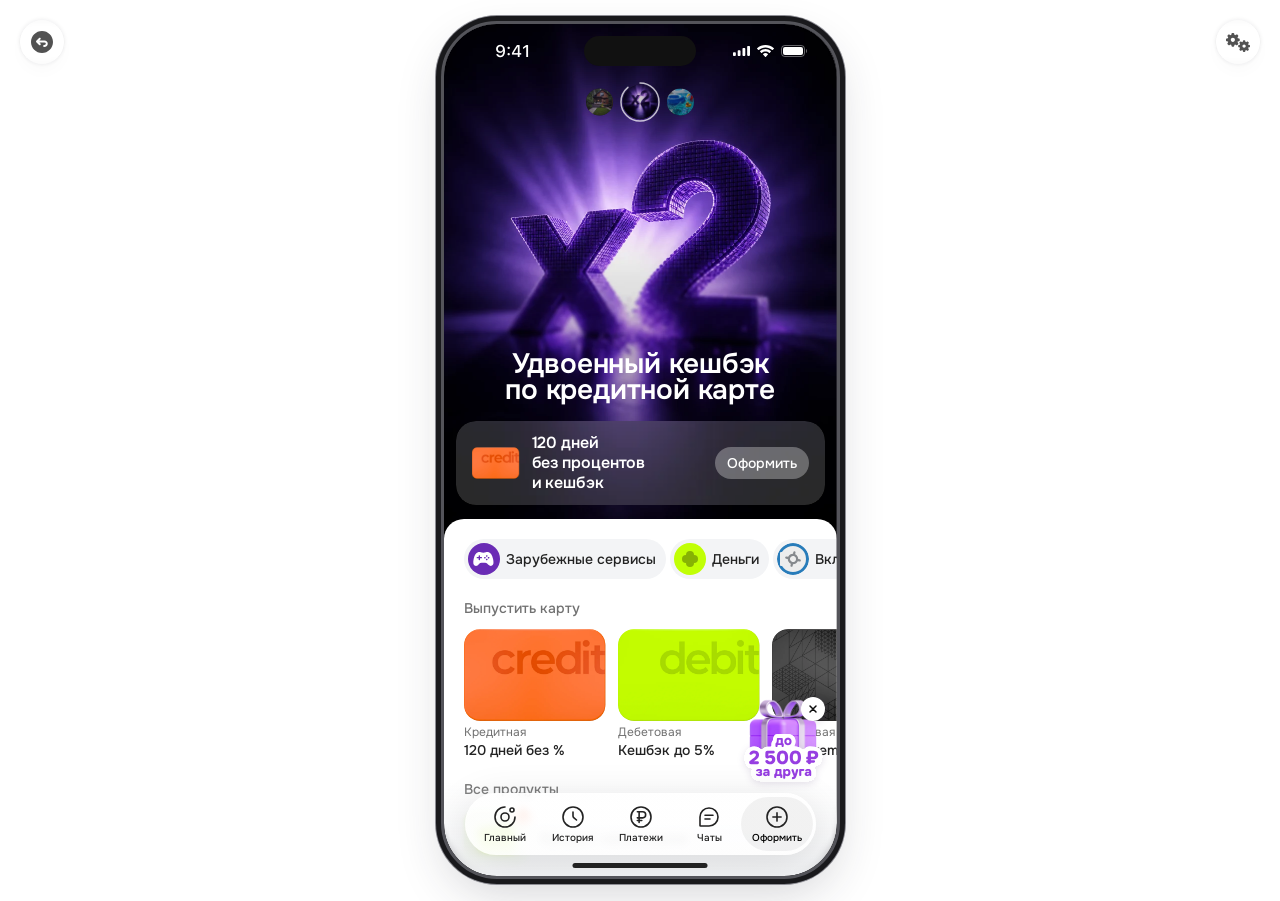
<file: showcase.html>
<!doctype html><html lang="ru"><head><meta charset="utf-8"><meta name="viewport" content="width=device-width,initial-scale=1,viewport-fit=cover"><meta name="theme-color" content="#ffffff"><title>ОТП · Витрина в iPhone</title><meta name="description" content="Интерактивный прототип витрины ОТП: три оффера, убывающий таймер и прокрутка в мокапе iPhone."><link rel="icon" href="assets/0875b053-18e4-4f7f-82a3-59920434768f.svg"><link rel="preload" href="assets/Onest.ttf" as="font" type="font/ttf" crossorigin><link rel="preload" href="assets/offer-background-0.webp" as="image"><link rel="stylesheet" href="style.css"><link rel="stylesheet" href="refinements.css"><link rel="stylesheet" href="browser-comments.css"><link rel="stylesheet" href="review-v4.css"><script src="device-display.js" defer></script><script src="prototype-flows.js" defer></script><script src="app.js" defer></script><link rel="stylesheet" href="storefront-flow.css"><link rel="stylesheet" href="prototype-controls.css"></head><body class="prototype-navigation">

<main class="stage"><div class="device-wrap" id="deviceWrap"><div class="iphone" id="iphone"><div class="hardware-button mute"></div><div class="hardware-button volume-up"></div><div class="hardware-button volume-down"></div><div class="hardware-button power"></div><div class="screen" id="screen"><div class="scroll-area" id="scrollArea" tabindex="0" aria-label="Прокручиваемая витрина продуктов"><div class="content"><section class="hero" id="hero" aria-label="Предложения банка" aria-roledescription="карусель"><article class="hero-slide active" data-slide="0" aria-hidden="false"><div class="hero-background hero-background-0"><div class="hero-photo"><img src="assets/offer-background-0.webp" alt="" width="880" height="1373" decoding="async" fetchpriority="high" draggable="false"></div></div><h1 class="hero-title ">Удвоенный кешбэк<br>по кредитной карте</h1><div class="offer"><div class="offer-blur" aria-hidden="true"><div class="offer-blur-photo"><img src="assets/offer-material-0.webp" alt="" decoding="async" draggable="false"></div></div><div class="mini-card credit"><img src="assets/optimized-9fbe568c636a4242.webp" class="" style="" alt="" draggable="false" loading="lazy" decoding="async"></div><p>120 дней без процентов и кешбэк</p><button class="button offer-cta" data-product="credit-card">Оформить</button></div></article><article class="hero-slide " data-slide="1" aria-hidden="true"><div class="hero-background hero-background-1"><div class="hero-photo"><img src="assets/offer-background-1.webp" alt="" width="880" height="1198" decoding="async" fetchpriority="low" draggable="false"></div></div><h1 class="hero-title small">Бесплатная карта с высоким<br>кешбэком на АЗС, ЖКХ</h1><div class="offer"><div class="offer-blur" aria-hidden="true"><div class="offer-blur-photo"><img src="assets/offer-material-1.webp" alt="" decoding="async" draggable="false"></div></div><div class="mini-card debit"><img src="assets/optimized-d6e7f50be330d6b9.webp" class="" style="" alt="" draggable="false" loading="lazy" decoding="async"></div><p>Оформите карту с кешбэком до 10%</p><button class="button offer-cta" data-product="debit">Оформить</button></div></article><article class="hero-slide " data-slide="2" aria-hidden="true"><div class="hero-background hero-background-2"><div class="hero-photo"><img src="assets/offer-background-2.webp" alt="" width="880" height="1198" decoding="async" fetchpriority="low" draggable="false"></div></div><h1 class="hero-title small">Деньги на свой уголок<br>природы за пару минут</h1><div class="offer"><div class="offer-blur" aria-hidden="true"><div class="offer-blur-photo"><img src="assets/offer-material-2.webp" alt="" decoding="async" draggable="false"></div></div><div class="mini-card house"><img src="assets/optimized-f6d69e88bf37eb2c.webp" class="" style="" alt="" draggable="false" loading="lazy" decoding="async"></div><p>До 3 млн ₽ чтобы сбежать от суеты</p><button class="button offer-cta" data-product="cash">Оформить</button></div></article><div class="offer-navigation"><div class="thumbnails" id="thumbnails" aria-label="Переключение предложений"></div></div></section>
<section class="catalog" id="products"><nav class="chip-strip" aria-label="Категории продуктов"><button class="chip" data-product="foreign"><span class="foreign-service-icon"><img src="assets/151bcef9-cd73-4acf-a54f-e7855ae08db1.svg" class="" style="" alt="" draggable="false" loading="lazy" decoding="async"></span><span>Зарубежные сервисы</span></button><button class="chip" data-scroll="products"><img src="assets/c85bd5a9-94f6-42d0-907d-1c30ee0b39a0.svg" class="icon " style="" alt="" draggable="false" loading="lazy" decoding="async"><span>Деньги</span></button><button class="chip" data-scroll="deposits"><img src="assets/eed44481-beca-4f6b-ad0e-643cf1621e88.svg" class="icon " style="" alt="" draggable="false" loading="lazy" decoding="async"><span>Вклады</span></button><button class="chip" data-scroll="insurance"><img src="assets/2257b391-c886-486d-b428-5380858d8bd5.svg" class="icon " style="" alt="" draggable="false" loading="lazy" decoding="async"><span>Страховки</span></button><button class="chip" data-scroll="services"><span class="service-icon-stack"><span class="service-disc pet"><img src="assets/d7277643-4ba9-44db-9d47-e90f3c170d54.svg" class="" style="" alt="" draggable="false" loading="lazy" decoding="async"></span><span class="service-disc sim"><img src="assets/103880b9-0599-496c-aeab-753f662cdd48.svg" class="" style="" alt="" draggable="false" loading="lazy" decoding="async"></span><span class="service-disc legal"><img src="assets/7b01c40f-b2bc-406b-afa3-5d64203b2e25.svg" class="" style="" alt="" draggable="false" loading="lazy" decoding="async"></span></span><span>Услуги</span></button></nav><section class="cards-block" id="cards"><h2 class="section-caption">Выпустить карту</h2><div class="card-strip"><button class="bank-card" data-product="credit-card"><div class="card-picture"><img src="assets/optimized-9fbe568c636a4242.webp" class="" style="" alt="" draggable="false" loading="lazy" decoding="async"></div><span class="card-caption">Кредитная</span><strong>120 дней без %</strong></button><button class="bank-card" data-product="debit"><div class="card-picture"><img src="assets/optimized-d6e7f50be330d6b9.webp" class="" style="" alt="" draggable="false" loading="lazy" decoding="async"></div><span class="card-caption">Дебетовая</span><strong>Кешбэк до 5%</strong></button><button class="bank-card" data-product="premium"><div class="card-picture"><img src="assets/optimized-cc3e75cf77cf730b.webp" class="" style="" alt="" draggable="false" loading="lazy" decoding="async"></div><span class="card-caption">Дебетовая</span><strong>ОТП Premium</strong></button></div></section><section><h2 class="section-caption">Все продукты</h2><div class="product-list"><button class="product-row"  data-product="cash"><span class="product-icon lime"><img src="assets/001c13eb-f4de-418b-a0da-e53a3bb709d2.svg" class="icon " style="" alt="" draggable="false" loading="lazy" decoding="async"><img src="assets/71c8b78d-f60d-49b0-a908-d481d38151f2.svg" class="promo-badge" style="" alt="" draggable="false" loading="lazy" decoding="async"></span><span>Кредит наличными</span></button><button class="product-row" id="deposits" data-product="deposits"><span class="product-icon orange"><img src="assets/e6f96ec7-bcb1-4d79-a195-221704ce430f.svg" class="icon " style="" alt="" draggable="false" loading="lazy" decoding="async"></span><span>Вклады и счета</span></button><button class="product-row"  data-product="refinance"><span class="product-icon blue"><img src="assets/250d52c9-4d9d-46dd-af65-6f6e97d4d17a.svg" class="icon " style="" alt="" draggable="false" loading="lazy" decoding="async"></span><span>Рефинансирование</span></button><button class="product-row"  data-product="express"><span class="product-icon purple"><img src="assets/8a56b900-5fa9-4d91-a94e-f1629bc39370.svg" class="icon " style="" alt="" draggable="false" loading="lazy" decoding="async"></span><span>Экспресс-деньги</span></button><button class="product-row"  data-scroll="insurance"><span class="product-icon pink"><img src="assets/8bba7abe-c1b8-4409-bb69-9ba2d0c09efa.svg" class="icon " style="" alt="" draggable="false" loading="lazy" decoding="async"></span><span>Страхование</span></button></div></section><button class="button neutral full" data-unavailable>Выбрать продукт</button></section>
<section class="utilities" aria-label="Быстрые действия"><button class="utility-card " data-unavailable><span>Заказать<br>доп.карту</span><img src="assets/optimized-ad0a9d75bbc4276c.webp" class="card-extra" style="" alt="" draggable="false" loading="lazy" decoding="async"></button><button class="utility-card " data-product="sticker"><span>ОТП<br>Стикер</span><img src="assets/optimized-f664e5fa48195c6a.webp" class="sticker" style="" alt="" draggable="false" loading="lazy" decoding="async"></button><button class="utility-card atm-card" data-unavailable><span>Найти<br>банкомат</span><div class="atm-art"><img src="assets/optimized-a1927a1cc7cb7291.webp" class="" style="" alt="" draggable="false" loading="lazy" decoding="async"></div></button></section>
<section class="benefits" id="benefits"><h2>Выгода</h2><div class="cashback"><div class="cashback-coin"><img src="assets/optimized-8c4d7a21a06c5875.webp" class="" style="" alt="" draggable="false" loading="lazy" decoding="async"></div><div class="cashback-gradient progressive-blur" aria-hidden="true"><span class="blur-plane" style="--blur:4px;--blur-mask:linear-gradient(var(--blur-direction,to bottom),transparent 24.999999999999993%,#000 41.666666666666664%,#000 58.33333333333332%,transparent 74.99999999999999%)"></span><span class="blur-plane" style="--blur:8px;--blur-mask:linear-gradient(var(--blur-direction,to bottom),transparent 58.33333333333332%,#000 74.99999999999999%,#000 91.66666666666667%,#000 100%)"></span><span class="blur-tint"></span></div><p>Вы получили</p><div class="cashback-total">1 238₽<span class="earned">+ 472 <img src="assets/optimized-c936764719a65007.webp" class="" style="" alt="" draggable="false" loading="lazy" decoding="async"></span></div><div class="cashback-actions"><button class="button white orange-text" data-unavailable>Обменять</button><button class="button translucent" data-unavailable>Больше кешбэка</button></div></div><div class="benefit-grid"><button class="benefit-card" data-unavailable><span class="store-logos"><img src="assets/573f13b3-b086-4fbb-99a2-be48eb9bf623.svg" class="icon " style="" alt="" draggable="false" loading="lazy" decoding="async"><img src="assets/70ccfdb3-a1de-430c-9fe9-231155f47633.svg" class="icon " style="" alt="" draggable="false" loading="lazy" decoding="async"><img src="assets/3b31ceb1-89d9-401a-92fe-6f790a667440.svg" class="icon " style="" alt="" draggable="false" loading="lazy" decoding="async"><img src="assets/8317be80-d5d3-430e-9764-ae0228630523.svg" class="icon " style="" alt="" draggable="false" loading="lazy" decoding="async"><img src="assets/02b44937-a794-4ad7-b908-ae3dd0293faf.svg" class="icon " style="" alt="" draggable="false" loading="lazy" decoding="async"></span><span><strong>Кешбэк до 30%</strong><small>Собрали самое выгодное рядом с домом и везде</small></span></button><button class="benefit-card" data-unavailable><img src="assets/521a5310-8ab5-410b-a76e-1e15ac2adbf7.svg" class="icon share-logo" style="" alt="" draggable="false" loading="lazy" decoding="async"><span><strong>Давай делить</strong><small>Оплата покупок частями</small></span></button></div></section>
<section class="invite" id="invite"><div class="frog"><img src="assets/optimized-2daa78dd96b8eebe.webp" class="" style="" alt="" draggable="false" loading="lazy" decoding="async"></div><div class="invite-card"><img src="assets/optimized-18ff9c9e2851372e.webp" class="invite-background" style="" alt="" draggable="false" loading="lazy" decoding="async"><div class="invite-copy"><small>Приглашайте и зарабатывайте!</small><h2>Получите до 2 500 ₽<br>за друга</h2></div><div class="invite-art"><img src="assets/optimized-e1a47f1c994ee7d6.webp" class="" style="" alt="" draggable="false" loading="lazy" decoding="async"></div><div class="invite-gradient progressive-blur" aria-hidden="true"><span class="blur-plane" style="--blur:2.9500000475px;--blur-mask:linear-gradient(var(--blur-direction,to bottom),transparent 24.999999999999993%,#000 41.666666666666664%,#000 58.33333333333332%,transparent 74.99999999999999%)"></span><span class="blur-plane" style="--blur:5.900000095px;--blur-mask:linear-gradient(var(--blur-direction,to bottom),transparent 58.33333333333332%,#000 74.99999999999999%,#000 91.66666666666667%,#000 100%)"></span><span class="blur-tint"></span></div><button class="button white full" data-product="referral">Пригласить</button></div></section>
<section class="insurance" id="insurance"><h2>Страхование</h2><p class="muted">Защита, которая позволяет не переживать</p><div class="insurance-grid"><button class="insurance-card" data-product="fraud"><span class="insurance-icon fraud"><img src="assets/optimized-1316c1f95d90c2d3.webp" class="" style="" alt="" draggable="false" loading="lazy" decoding="async"></span><span class="new-label">Новое</span><span>Защита<br>от мошенничества</span></button><button class="insurance-card" data-product="osago"><span class="insurance-icon osago"><img src="assets/optimized-51e789589dcd99f3.webp" class="" style="" alt="" draggable="false" loading="lazy" decoding="async"></span><span>ОСАГО</span></button><button class="insurance-card" data-unavailable><span class="insurance-icon property"><img src="assets/optimized-d95f2736fa488522.webp" class="" style="" alt="" draggable="false" loading="lazy" decoding="async"></span><span>Страхование<br>имущества</span></button><button class="insurance-card" data-unavailable><span class="insurance-icon travel"><img src="assets/optimized-9bb6c32cce122e21.webp" class="" style="" alt="" draggable="false" loading="lazy" decoding="async"></span><span>Туристическая<br>страховка</span></button></div><button class="button white full" data-product="benefits">Все страховки</button></section>
<section class="services" id="services"><div class="services-heading"><h2>Услуги и сервисы</h2><p>Решайте бытовые и цифровые задачи в одном месте</p></div><div class="service-list"><button class="service-row" data-product="foreign"><span class="product-icon purple"><img src="assets/8dcb3608-475a-4f0a-80ce-320e39f8ebff.svg" class="icon " style="" alt="" draggable="false" loading="lazy" decoding="async"><span class="new-label">Новое</span></span><span><strong>Зарубежные сервисы</strong><small>Нейросети, игры и многое другое</small></span></button><button class="service-row" data-product="esim"><span class="product-icon blue"><img src="assets/52d1ae29-95f7-49c0-a153-1a6dab46b04f.svg" class="icon " style="" alt="" draggable="false" loading="lazy" decoding="async"></span><span><strong>Цифровая сим-карта</strong><small>Интернет в поездках по всему миру</small></span></button><button class="service-row" data-unavailable><span class="product-icon lime"><img src="assets/36f94da7-004b-4e45-ad67-0541b3378f19.svg" class="icon " style="" alt="" draggable="false" loading="lazy" decoding="async"></span><span><strong>Ветпомощь</strong><small>Поддержка для любящих хозяев</small></span></button><button class="service-row" data-unavailable><span class="product-icon orange"><img src="assets/0de357f1-37b5-47f7-b09e-1c87309f95ee.svg" class="icon " style="" alt="" draggable="false" loading="lazy" decoding="async"></span><span><strong>Юридическая помощь</strong><small>Ваш юрист всегда на связи</small></span></button></div><button class="button white full" data-product="benefits">Все услуги</button></section>
</div></div><div class="top-material progressive-blur" aria-hidden="true"><span class="blur-plane" style="--blur:10px;--blur-mask:linear-gradient(var(--blur-direction,to bottom),transparent 24.999999999999993%,#000 41.666666666666664%,#000 58.33333333333332%,transparent 74.99999999999999%)"></span><span class="blur-plane" style="--blur:20px;--blur-mask:linear-gradient(var(--blur-direction,to bottom),transparent 58.33333333333332%,#000 74.99999999999999%,#000 91.66666666666667%,#000 100%)"></span><span class="blur-tint"></span></div><div class="status-bar" id="statusBar"><span>9:41</span><div class="status-icons"><img src="assets/ca817ffc-cc6b-4115-bdd8-49d239fa98e7.svg" class="icon " style="" alt="" draggable="false" loading="lazy" decoding="async"><img src="assets/1c2d1152-4c3d-4fe3-b891-0fe01ffe4e7c.svg" class="icon " style="" alt="" draggable="false" loading="lazy" decoding="async"><span class="battery"><span></span><img src="assets/e9dddb76-1fde-49cb-ae41-7112d66abdaa.svg" class="icon " style="" alt="" draggable="false" loading="lazy" decoding="async"></span></div></div><div class="dynamic-island" aria-hidden="true"><i></i></div><div class="gift" id="gift"><button class="gift-open" data-product="referral" aria-label="До 2 500 рублей за друга"><img src="assets/optimized-55758accea0aba7c.webp" class="gift-art" style="" alt="" draggable="false" loading="lazy" decoding="async"><svg class="gift-text" aria-hidden="true" focusable="false" preserveAspectRatio="xMidYMid meet" overflow="visible" style="display: block;" width="93.1125" height="62.8875" viewBox="0 0 93.1125 62.8875" fill="none" xmlns="http://www.w3.org/2000/svg">
<g class="gift-text-shadow" filter="url(#filter0_d_0_590)"><path id="Vector" d="M77.6951 40.7099C77.2987 40.0668 77.6666 38.6924 78.3921 38.4821C82.8005 37.2048 85.3125 34.3413 85.3125 26.8125C85.3125 21.9375 81.8998 18.3898 72.637 18.5317C70.3072 18.5673 69.0212 19.2541 68.1555 20.529C67.595 21.3544 65.645 21.5031 64.9106 20.8277C63.175 19.2316 60.572 18.3512 58.042 18.4054C57.5811 18.4152 57.244 17.8082 57.4779 17.411C58.8835 15.0241 58.9235 11.8097 57.5512 9.41961C56.2182 7.07935 53.7772 5.8519 51.0985 5.8519C47.7488 5.85207 44.314 5.85 40.9628 5.85C37.224 5.85011 36.3122 9.2943 35.9526 12.3027C34.7022 13.5593 34.4235 15.6054 34.5465 17.4243C34.5871 18.0234 34.1323 18.5612 33.5319 18.5612H30.5273C28.7157 18.5612 27.0405 19.376 25.9239 20.6941C25.3967 21.3165 24.2375 21.4185 23.6494 20.8534C21.9639 19.2337 19.5897 18.3899 17.2372 18.3898C10.7817 18.3898 7.8 24.375 7.8 29.25V30.225C7.8 36.5711 10.725 39.8645 13.9542 39.8645H14.0866C14.8991 39.8645 15.3871 40.8316 15.0503 41.5711C12.7899 46.5348 15.62 53.1375 23.8875 53.1375C23.8875 53.1375 65.5734 53.1375 70.8117 53.1375C76.05 53.1375 78.8117 49.6124 78.8117 44.7375C78.8117 43.0831 78.311 41.7091 77.6951 40.7099Z" fill="white"/></g><g class="gift-text-lettering">
<path id="Vector" d="M77.6951 40.7099C77.2987 40.0668 77.6666 38.6924 78.3921 38.4821C82.8005 37.2048 85.3125 34.3413 85.3125 26.8125C85.3125 21.9375 81.8998 18.3898 72.637 18.5317C70.3072 18.5673 69.0212 19.2541 68.1555 20.529C67.595 21.3544 65.645 21.5031 64.9106 20.8277C63.175 19.2316 60.572 18.3512 58.042 18.4054C57.5811 18.4152 57.244 17.8082 57.4779 17.411C58.8835 15.0241 58.9235 11.8097 57.5512 9.41961C56.2182 7.07935 53.7772 5.8519 51.0985 5.8519C47.7488 5.85207 44.314 5.85 40.9628 5.85C37.224 5.85011 36.3122 9.2943 35.9526 12.3027C34.7022 13.5593 34.4235 15.6054 34.5465 17.4243C34.5871 18.0234 34.1323 18.5612 33.5319 18.5612H30.5273C28.7157 18.5612 27.0405 19.376 25.9239 20.6941C25.3967 21.3165 24.2375 21.4185 23.6494 20.8534C21.9639 19.2337 19.5897 18.3899 17.2372 18.3898C10.7817 18.3898 7.8 24.375 7.8 29.25V30.225C7.8 36.5711 10.725 39.8645 13.9542 39.8645H14.0866C14.8991 39.8645 15.3871 40.8316 15.0503 41.5711C12.7899 46.5348 15.62 53.1375 23.8875 53.1375C23.8875 53.1375 65.5734 53.1375 70.8117 53.1375C76.05 53.1375 78.8117 49.6124 78.8117 44.7375C78.8117 43.0831 78.311 41.7091 77.6951 40.7099Z" fill="white"/>
<g id="Vector_2">
<path d="M72.339 36.099C71.5174 36.099 70.8514 35.4501 70.8514 34.6495H70.4502C69.7746 34.6495 69.2269 34.1158 69.2269 33.4575C69.2269 32.7992 69.7746 32.2655 70.4502 32.2655H70.8514V31.2547H70.5089C69.8009 31.2547 69.2269 30.6954 69.2269 30.0055C69.2269 29.3155 69.8009 28.7562 70.5089 28.7562H70.8514V24.6394C70.8514 23.5108 71.7904 22.596 72.9486 22.596H75.8622C76.606 22.596 77.3041 22.6722 77.9565 22.8248C78.622 22.9647 79.2092 23.1999 79.7181 23.5305C80.227 23.8611 80.6185 24.3061 80.8925 24.8655C81.1795 25.4123 81.3231 26.1052 81.3231 26.9444C81.3231 27.9997 81.0882 28.8453 80.6185 29.481C80.1487 30.104 79.5289 30.5554 78.759 30.8351C77.9891 31.1148 77.141 31.2547 76.2145 31.2547H74.0419V32.2655H76.9289C77.6045 32.2655 78.1522 32.7992 78.1522 33.4575C78.1522 34.1158 77.6045 34.6495 76.9289 34.6495H74.0419C74.0419 35.4501 73.3759 36.099 72.5543 36.099H72.339ZM74.0419 28.7562H75.8035C76.2863 28.7562 76.7038 28.699 77.0561 28.5846C77.4085 28.4702 77.6825 28.2922 77.8782 28.0506C78.0739 27.7963 78.1718 27.4657 78.1718 27.0588C78.1718 26.474 77.9761 26.0607 77.5846 25.8191C77.2062 25.5776 76.6386 25.4568 75.8817 25.4568H74.0419V28.7562Z" fill="#963EE1"/>
<path d="M58.4012 36.2515C57.3703 36.2515 56.4961 36.0735 55.7784 35.7175C55.0607 35.3615 54.48 34.8656 54.0364 34.2298C53.5927 33.5941 53.273 32.863 53.0773 32.0366C52.8816 31.2101 52.7837 30.3328 52.7837 29.4046C52.7837 28.4383 52.8881 27.5355 53.0969 26.6964C53.3056 25.8445 53.6319 25.1007 54.0755 24.4649C54.5322 23.8292 55.1194 23.3333 55.8371 22.9773C56.5548 22.6086 57.4291 22.4242 58.4599 22.4242C59.4908 22.4242 60.365 22.6086 61.0827 22.9773C61.8134 23.346 62.3941 23.8546 62.8247 24.5031C63.2684 25.1515 63.5881 25.889 63.7838 26.7154C63.9926 27.5419 64.097 28.4192 64.097 29.3474C64.097 30.2883 63.9926 31.172 63.7838 31.9984C63.5881 32.8249 63.2684 33.5623 62.8247 34.2108C62.3811 34.8465 61.7939 35.3487 61.0631 35.7175C60.3455 36.0735 59.4581 36.2515 58.4012 36.2515ZM58.4012 33.4097C58.9884 33.4097 59.4516 33.2699 59.7909 32.9902C60.1302 32.7104 60.3781 32.3608 60.5347 31.9412C60.7043 31.5089 60.8087 31.0639 60.8478 30.6061C60.9 30.1357 60.9261 29.7161 60.9261 29.3474C60.9261 28.9914 60.9066 28.5909 60.8674 28.1458C60.8283 27.6881 60.7304 27.2495 60.5738 26.8299C60.4172 26.3976 60.1693 26.0416 59.83 25.7618C59.5038 25.4821 59.0471 25.3423 58.4599 25.3423C57.8858 25.3423 57.4291 25.4821 57.0898 25.7618C56.7505 26.0288 56.4961 26.3785 56.3264 26.8108C56.1698 27.2304 56.0589 27.669 55.9937 28.1268C55.9415 28.5845 55.9154 28.9914 55.9154 29.3474C55.9154 29.7034 55.935 30.1166 55.9741 30.5871C56.0263 31.0448 56.1307 31.4898 56.2873 31.9221C56.4439 32.3544 56.6853 32.7104 57.0115 32.9902C57.3508 33.2699 57.814 33.4097 58.4012 33.4097Z" fill="#963EE1"/>
<path d="M45.499 36.2515C44.4681 36.2515 43.5938 36.0735 42.8762 35.7175C42.1585 35.3615 41.5778 34.8656 41.1341 34.2298C40.6905 33.5941 40.3708 32.863 40.1751 32.0366C39.9793 31.2101 39.8815 30.3328 39.8815 29.4046C39.8815 28.4383 39.9859 27.5355 40.1946 26.6964C40.4034 25.8445 40.7296 25.1007 41.1733 24.4649C41.63 23.8292 42.2172 23.3333 42.9349 22.9773C43.6526 22.6086 44.5268 22.4242 45.5577 22.4242C46.5885 22.4242 47.4628 22.6086 48.1805 22.9773C48.9112 23.346 49.4919 23.8546 49.9225 24.5031C50.3662 25.1515 50.6858 25.889 50.8816 26.7154C51.0904 27.5419 51.1948 28.4192 51.1948 29.3474C51.1948 30.2883 51.0904 31.172 50.8816 31.9984C50.6858 32.8249 50.3662 33.5623 49.9225 34.2108C49.4788 34.8465 48.8916 35.3487 48.1609 35.7175C47.4432 36.0735 46.5559 36.2515 45.499 36.2515ZM45.499 33.4097C46.0862 33.4097 46.5494 33.2699 46.8887 32.9902C47.2279 32.7104 47.4758 32.3608 47.6324 31.9412C47.8021 31.5089 47.9065 31.0639 47.9456 30.6061C47.9978 30.1357 48.0239 29.7161 48.0239 29.3474C48.0239 28.9914 48.0043 28.5909 47.9652 28.1458C47.926 27.6881 47.8282 27.2495 47.6716 26.8299C47.515 26.3976 47.2671 26.0416 46.9278 25.7618C46.6016 25.4821 46.1449 25.3423 45.5577 25.3423C44.9835 25.3423 44.5268 25.4821 44.1876 25.7618C43.8483 26.0288 43.5938 26.3785 43.4242 26.8108C43.2676 27.2304 43.1567 27.669 43.0915 28.1268C43.0393 28.5845 43.0132 28.9914 43.0132 29.3474C43.0132 29.7034 43.0327 30.1166 43.0719 30.5871C43.1241 31.0448 43.2285 31.4898 43.3851 31.9221C43.5416 32.3544 43.783 32.7104 44.1093 32.9902C44.4485 33.2699 44.9118 33.4097 45.499 33.4097Z" fill="#963EE1"/>
<path d="M33.0256 36.2325C32.3601 36.2325 31.7403 36.1499 31.1661 35.9846C30.592 35.8193 30.0831 35.565 29.6394 35.2217C29.1957 34.8657 28.8239 34.4143 28.5237 33.8676C28.4943 33.8115 28.4659 33.7545 28.4385 33.6965C28.0229 32.815 28.8328 31.9413 29.8284 31.9413H30.2925C30.7424 31.9413 31.1376 32.2344 31.401 32.5897C31.5706 32.8186 31.799 33.003 32.086 33.1428C32.3862 33.2827 32.745 33.3526 33.1626 33.3526C33.6193 33.3526 33.9846 33.2763 34.2587 33.1238C34.5457 32.9585 34.761 32.7423 34.9046 32.4753C35.0481 32.1956 35.1199 31.8968 35.1199 31.5789C35.1199 31.0322 34.9437 30.5872 34.5914 30.2439C34.2391 29.8879 33.7171 29.7099 33.0256 29.7099C32.6341 29.7099 32.2687 29.7798 31.9295 29.9196C31.7722 29.9786 31.6163 30.0485 31.4618 30.1293C31.1027 30.3171 30.712 30.4537 30.3045 30.4537C29.2184 30.4537 28.3431 29.5862 28.3616 28.5281L28.43 24.6047C28.4494 23.4898 29.3825 22.596 30.5268 22.596H36.3921C37.1921 22.596 37.8406 23.2278 37.8406 24.0073C37.8406 24.7868 37.1921 25.4186 36.3921 25.4186H31.4597L31.3814 27.6501C31.799 27.3958 32.2622 27.2241 32.7711 27.1351C33.28 27.0461 33.7563 27.008 34.2 27.0207C35.1003 27.0588 35.8571 27.2623 36.4704 27.631C37.0837 27.987 37.547 28.4829 37.8601 29.1186C38.1733 29.7416 38.3299 30.4791 38.3299 31.331C38.3299 32.3863 38.095 33.2827 37.6253 34.0201C37.1685 34.7576 36.5357 35.3107 35.7267 35.6794C34.9307 36.0481 34.0303 36.2325 33.0256 36.2325Z" fill="#963EE1"/>
<path d="M13.9536 36.0989C12.9778 36.0989 12.1867 35.3281 12.1867 34.3773C12.1867 33.8614 12.4241 33.3727 12.8336 33.0457L15.9839 30.5299C16.2449 30.3137 16.545 30.0785 16.8843 29.8242C17.2235 29.5572 17.5432 29.2711 17.8434 28.9659C18.1565 28.6481 18.4175 28.3239 18.6263 27.9933C18.8351 27.6627 18.9395 27.3194 18.9395 26.9634C18.9395 26.4929 18.7894 26.1051 18.4893 25.8C18.2022 25.4948 17.7455 25.3423 17.1192 25.3423C16.5059 25.3423 16.0426 25.4821 15.7295 25.7618C15.2203 26.1959 14.6749 26.7536 13.9984 26.7536H13.8189C12.9315 26.7536 12.1856 26.0073 12.5039 25.2001C12.6294 24.8817 12.7912 24.5921 12.9892 24.3314C13.472 23.6957 14.0918 23.2189 14.8487 22.901C15.6055 22.5832 16.4015 22.4242 17.2366 22.4242C18.1239 22.4242 18.9329 22.5895 19.6637 22.9201C20.3944 23.238 20.9751 23.7084 21.4057 24.3314C21.8493 24.9417 22.0712 25.6983 22.0712 26.601C22.0712 27.3385 21.9276 28.0187 21.6406 28.6417C21.3535 29.252 20.9555 29.8242 20.4466 30.3582C19.9377 30.8922 19.357 31.4072 18.7046 31.9031L16.943 33.2572H20.5347C21.34 33.2572 21.9929 33.8933 21.9929 34.678C21.9929 35.4628 21.34 36.0989 20.5347 36.0989H13.9536Z" fill="#963EE1"/>
</g>
<g id="Vector_3">
<path d="M70.1592 48.1092C69.8569 48.1092 69.5635 48.0649 69.279 47.9763C69.0034 47.8876 68.75 47.7546 68.5188 47.5773C68.2966 47.4 68.1188 47.1784 67.9854 46.9124C67.8609 46.6464 67.7987 46.3361 67.7987 45.9815C67.7987 45.4762 67.9009 45.0772 68.1054 44.7847C68.3188 44.4832 68.6033 44.2616 68.9589 44.1197C69.3234 43.969 69.7369 43.8715 70.1992 43.8272C70.6615 43.7829 71.1416 43.7607 71.6395 43.7607H72.3063C72.3063 43.5391 72.2618 43.3484 72.1729 43.1889C72.0929 43.0204 71.9684 42.8874 71.7995 42.7899C71.6306 42.6924 71.4217 42.6436 71.1727 42.6436C70.9949 42.6436 70.826 42.6702 70.6659 42.7234C70.5148 42.7678 70.3859 42.8342 70.2792 42.9229C70.1087 43.062 69.9273 43.2288 69.7071 43.2288H69.1028C68.5002 43.2288 68.0112 42.6649 68.3455 42.1649C68.55 41.8635 68.7989 41.6197 69.0923 41.4335C69.3946 41.2473 69.7324 41.1099 70.1058 41.0212C70.4792 40.9237 70.8615 40.875 71.2527 40.875C71.9462 40.875 72.5152 41.0035 72.9598 41.2606C73.4132 41.5177 73.751 41.8945 73.9733 42.391C74.2045 42.8874 74.32 43.5036 74.32 44.2394V47.0308C74.32 47.5677 73.8836 48.0029 73.3452 48.0029H73.1999C72.7484 48.0029 72.3804 47.6418 72.373 47.1917C72.1774 47.4222 71.9595 47.6083 71.7195 47.7502C71.4883 47.8832 71.2438 47.9763 70.986 48.0295C70.7282 48.0826 70.4526 48.1092 70.1592 48.1092ZM70.7993 46.4736C71.0749 46.4736 71.3283 46.4115 71.5595 46.2874C71.7906 46.1633 71.9773 46.0037 72.1196 45.8086C72.2618 45.6136 72.333 45.4053 72.333 45.1836V45.1038H71.0394C70.8704 45.1038 70.7148 45.1127 70.5726 45.1304C70.4392 45.1482 70.3192 45.1836 70.2125 45.2368C70.1147 45.2811 70.0347 45.3476 69.9725 45.4363C69.9191 45.5161 69.8925 45.6225 69.8925 45.7554C69.8925 45.9062 69.928 46.0391 69.9991 46.1544C70.0792 46.2608 70.1859 46.3406 70.3192 46.3938C70.4615 46.447 70.6215 46.4736 70.7993 46.4736Z" fill="#963EE1"/>
<path d="M63.3289 48.0029C62.7434 48.0029 62.2687 47.5296 62.2687 46.9457V42.0177C62.2687 41.4527 62.728 40.9947 63.2946 40.9947H66.4629C66.9822 40.9947 67.4031 41.4145 67.4031 41.9322C67.4031 42.45 66.9822 42.8698 66.4629 42.8698H64.3891V46.9457C64.3891 47.5296 63.9145 48.0029 63.3289 48.0029Z" fill="#963EE1"/>
<path d="M56.0166 51.2266C55.4199 51.2912 54.9312 50.7891 54.9312 50.1905V50.003C54.9312 49.508 55.341 49.1382 55.8248 49.0269C56.0648 48.9826 56.2649 48.9028 56.4249 48.7875C56.5849 48.6811 56.7272 48.526 56.8516 48.3221L54.5583 42.5153C54.2699 41.7851 54.8096 40.9947 55.5966 40.9947C56.0756 40.9947 56.5012 41.2996 56.6541 41.7522L58.0786 45.9683L59.1506 41.8037C59.2731 41.3276 59.7035 40.9947 60.1964 40.9947C60.9172 40.9947 61.4356 41.6855 61.2323 42.3751L59.8122 47.1917C59.7056 47.5729 59.5811 47.9409 59.4388 48.2955C59.3055 48.6501 59.1499 48.9826 58.9721 49.2929C58.8031 49.6032 58.6031 49.8824 58.3719 50.1307C58.1497 50.3789 57.8919 50.5872 57.5985 50.7557C57.3584 50.8975 57.1184 51.0039 56.8783 51.0748C56.6471 51.1458 56.376 51.1945 56.0648 51.2211C56.049 51.223 56.0329 51.2248 56.0166 51.2266Z" fill="#963EE1"/>
<path d="M47.284 50.6492C46.6984 50.6492 46.2238 50.1759 46.2238 49.592V42.0339C46.2238 41.4599 46.6904 40.9946 47.2659 40.9946H47.3372C47.8213 40.9946 48.2299 41.3536 48.2908 41.8324C48.602 41.4601 48.9488 41.2074 49.3311 41.0744C49.7134 40.9414 50.1134 40.875 50.5313 40.875C51.1803 40.875 51.7271 41.0345 52.1716 41.3537C52.6162 41.6729 52.954 42.1073 53.1852 42.6569C53.4163 43.2066 53.5319 43.8228 53.5319 44.5054C53.5319 45.188 53.4163 45.8042 53.1852 46.3539C52.954 46.8947 52.6028 47.3246 52.1316 47.6438C51.6604 47.9541 51.0603 48.1092 50.3313 48.1092C50.0112 48.1092 49.7222 48.0738 49.4644 48.0029C49.2155 47.9231 48.9977 47.8255 48.8109 47.7103C48.6242 47.595 48.4687 47.4754 48.3442 47.3512V49.592C48.3442 50.1759 47.8695 50.6492 47.284 50.6492ZM49.9578 46.1943C50.349 46.1943 50.6513 46.1101 50.8647 45.9416C51.0781 45.7732 51.2292 45.5604 51.3181 45.3033C51.407 45.0462 51.4515 44.7891 51.4515 44.532C51.4515 44.2483 51.4026 43.9735 51.3048 43.7075C51.207 43.4327 51.047 43.211 50.8247 43.0426C50.6024 42.8741 50.3001 42.7899 49.9178 42.7899C49.5711 42.7899 49.2777 42.8741 49.0377 43.0426C48.8065 43.2022 48.6287 43.4105 48.5042 43.6676C48.3886 43.9247 48.3308 44.1995 48.3308 44.4921C48.3308 44.7847 48.3886 45.0595 48.5042 45.3166C48.6198 45.5737 48.7976 45.7865 49.0377 45.9549C49.2777 46.1145 49.5844 46.1943 49.9578 46.1943Z" fill="#963EE1"/>
<path d="M38.3051 49.9179C37.7232 49.9179 37.2516 49.4475 37.2516 48.8673V46.626C37.2516 46.3436 37.5013 46.1343 37.7392 45.981C37.7456 45.9768 37.752 45.9726 37.7583 45.9683C37.9095 45.8708 38.0339 45.7333 38.1317 45.556C38.2295 45.3787 38.3096 45.1837 38.3718 44.9709C38.434 44.7493 38.4785 44.5143 38.5051 44.2661C38.5674 43.8671 38.6029 43.4549 38.6118 43.0294C38.6265 42.6706 38.6333 42.3338 38.6364 42.0176C38.6419 41.4527 39.0978 40.9947 39.6644 40.9947H43.4939C44.0604 40.9947 44.5197 41.4527 44.5197 42.0177V46.1146C45.0058 46.1146 45.3999 46.5075 45.3999 46.9923V48.874C45.3999 49.4505 44.9312 49.9179 44.353 49.9179C43.7748 49.9179 43.3061 49.4505 43.3061 48.874V48.0029H39.3587V48.8673C39.3587 49.4475 38.887 49.9179 38.3051 49.9179ZM40.0788 46.1146H42.4126V42.8698H40.5056C40.4967 43.1446 40.4878 43.4327 40.4789 43.7342C40.47 44.0267 40.4522 44.3104 40.4255 44.5853C40.4166 44.7537 40.3944 44.9266 40.3589 45.1039C40.3322 45.2812 40.2966 45.4541 40.2522 45.6225C40.2077 45.791 40.1499 45.955 40.0788 46.1146Z" fill="#963EE1"/>
<path d="M28.4579 48.1092C28.1556 48.1092 27.8622 48.0649 27.5777 47.9763C27.3021 47.8876 27.0487 47.7546 26.8176 47.5773C26.5953 47.4 26.4175 47.1784 26.2841 46.9124C26.1597 46.6464 26.0974 46.3361 26.0974 45.9815C26.0974 45.4762 26.1997 45.0772 26.4042 44.7847C26.6175 44.4832 26.902 44.2616 27.2577 44.1197C27.6222 43.969 28.0356 43.8715 28.4979 43.8272C28.9602 43.7829 29.4403 43.7607 29.9382 43.7607H30.605C30.605 43.5391 30.5606 43.3484 30.4717 43.1889C30.3916 43.0204 30.2672 42.8874 30.0982 42.7899C29.9293 42.6924 29.7204 42.6436 29.4714 42.6436C29.2936 42.6436 29.1247 42.6702 28.9647 42.7234C28.8135 42.7678 28.6846 42.8342 28.5779 42.9229C28.4075 43.062 28.226 43.2288 28.0058 43.2288H27.4015C26.799 43.2288 26.3099 42.6649 26.6442 42.1649C26.8487 41.8635 27.0976 41.6197 27.391 41.4335C27.6933 41.2473 28.0312 41.1099 28.4046 41.0212C28.778 40.9237 29.1603 40.875 29.5515 40.875C30.2449 40.875 30.8139 41.0035 31.2585 41.2606C31.7119 41.5177 32.0498 41.8945 32.272 42.391C32.5032 42.8874 32.6188 43.5036 32.6188 44.2394V47.0308C32.6188 47.5677 32.1823 48.0029 31.644 48.0029H31.4986C31.0472 48.0029 30.6791 47.6418 30.6717 47.1917C30.4761 47.4222 30.2583 47.6083 30.0182 47.7502C29.7871 47.8832 29.5426 47.9763 29.2847 48.0295C29.0269 48.0826 28.7513 48.1092 28.4579 48.1092ZM29.098 46.4736C29.3736 46.4736 29.627 46.4115 29.8582 46.2874C30.0894 46.1633 30.2761 46.0037 30.4183 45.8086C30.5606 45.6136 30.6317 45.4053 30.6317 45.1836V45.1038H29.3381C29.1692 45.1038 29.0136 45.1127 28.8713 45.1304C28.738 45.1482 28.6179 45.1836 28.5112 45.2368C28.4135 45.2811 28.3334 45.3476 28.2712 45.4363C28.2179 45.5161 28.1912 45.6225 28.1912 45.7554C28.1912 45.9062 28.2267 46.0391 28.2979 46.1544C28.3779 46.2608 28.4846 46.3406 28.6179 46.3938C28.7602 46.447 28.9202 46.4736 29.098 46.4736Z" fill="#963EE1"/>
<path d="M22.1882 48.1093C21.8059 48.1093 21.4192 48.065 21.028 47.9763C20.6457 47.8877 20.2901 47.7458 19.9611 47.5508C19.641 47.3557 19.3743 47.0986 19.1609 46.7795C19.1417 46.7507 19.1232 46.7215 19.1054 46.6917C18.7948 46.1726 19.2994 45.6225 19.9055 45.6225H20.3582C20.6293 45.6225 20.8488 45.8456 21.0547 46.0215C21.188 46.1279 21.3525 46.2076 21.5481 46.2608C21.7526 46.3052 21.9571 46.3273 22.1616 46.3273C22.3483 46.3273 22.5261 46.3096 22.695 46.2741C22.8639 46.2298 23.0017 46.1633 23.1084 46.0747C23.2151 45.9771 23.2685 45.8486 23.2685 45.689C23.2685 45.5649 23.2373 45.4674 23.1751 45.3964C23.1218 45.3255 23.0417 45.2768 22.9351 45.2502C22.8284 45.2147 22.6906 45.197 22.5216 45.197H22.0549C21.6424 45.197 21.3081 44.8636 21.3081 44.4523C21.3081 44.041 21.6424 43.7076 22.0549 43.7076H22.2416C22.4016 43.7076 22.535 43.6987 22.6417 43.681C22.7484 43.6544 22.8373 43.6189 22.9084 43.5746C22.9795 43.5214 23.0284 43.4638 23.0551 43.4017C23.0818 43.3396 23.0951 43.2731 23.0951 43.2022C23.0951 43.0515 23.0506 42.9363 22.9617 42.8565C22.8728 42.7678 22.7572 42.7058 22.615 42.6703C22.4727 42.6348 22.3127 42.6171 22.1349 42.6171C21.9393 42.6171 21.7481 42.6437 21.5614 42.6969C21.3747 42.7412 21.2191 42.8121 21.0947 42.9097C20.8763 43.0808 20.6558 43.3086 20.378 43.3086H20.0265C19.4069 43.3086 18.8967 42.7362 19.2067 42.2013C19.2863 42.064 19.3778 41.941 19.481 41.8325C19.8189 41.4779 20.2234 41.2296 20.6946 41.0878C21.1658 40.9371 21.6548 40.8617 22.1616 40.8617C22.4994 40.8617 22.8373 40.8927 23.1751 40.9548C23.5218 41.0169 23.8375 41.1277 24.122 41.2873C24.4065 41.438 24.6376 41.6419 24.8154 41.899C24.9933 42.1561 25.0822 42.4797 25.0822 42.8698C25.0822 43.1269 25.0288 43.3795 24.9221 43.6278C24.8154 43.8671 24.6554 44.0489 24.442 44.173C24.7443 44.3326 24.9621 44.5542 25.0955 44.8379C25.2289 45.1216 25.2955 45.4275 25.2955 45.7555C25.2955 46.1899 25.2022 46.5578 25.0155 46.8593C24.8377 47.1607 24.5932 47.4045 24.282 47.5907C23.9797 47.7768 23.6463 47.9098 23.2818 47.9896C22.9173 48.0694 22.5528 48.1093 22.1882 48.1093Z" fill="#963EE1"/>
</g>
<g id="Vector_4">
<path d="M51.0392 17.1257C50.3257 17.1257 49.689 16.9813 49.1291 16.6925C48.5782 16.4038 48.1447 15.9886 47.8286 15.4472C47.5125 14.8967 47.3544 14.238 47.3544 13.4709C47.3544 12.6858 47.5125 12.018 47.8286 11.4675C48.1537 10.908 48.5917 10.4839 49.1426 10.1951C49.6935 9.89734 50.3167 9.74844 51.0121 9.74844C51.7166 9.74844 52.3397 9.90185 52.8816 10.2087C53.4235 10.5065 53.8525 10.9351 54.1686 11.4946C54.4847 12.0451 54.6428 12.7129 54.6428 13.498C54.6428 14.265 54.4892 14.9193 54.1822 15.4607C53.8841 16.0022 53.4642 16.4173 52.9223 16.7061C52.3804 16.9858 51.7527 17.1257 51.0392 17.1257ZM50.9986 15.1359C51.3869 15.1359 51.6895 15.0546 51.9062 14.8922C52.132 14.7298 52.2901 14.5222 52.3804 14.2695C52.4797 14.0169 52.5294 13.7552 52.5294 13.4844C52.5294 13.2137 52.4797 12.943 52.3804 12.6723C52.2901 12.4015 52.132 12.1804 51.9062 12.009C51.6895 11.8285 51.3869 11.7383 50.9986 11.7383C50.6193 11.7383 50.3167 11.8285 50.0909 12.009C49.8651 12.1804 49.7026 12.4015 49.6032 12.6723C49.5039 12.943 49.4542 13.2137 49.4542 13.4844C49.4542 13.7642 49.5039 14.0304 49.6032 14.2831C49.7026 14.5358 49.8651 14.7433 50.0909 14.9057C50.3167 15.0592 50.6193 15.1359 50.9986 15.1359Z" fill="#963EE1"/>
<path d="M39.5812 18.9666C38.9901 18.9666 38.5109 18.4878 38.5109 17.8973V15.6159C38.5109 15.3283 38.7646 15.1153 39.0063 14.9593C39.0128 14.9551 39.0193 14.9508 39.0257 14.9464C39.1793 14.8471 39.3057 14.7072 39.405 14.5267C39.5044 14.3463 39.5857 14.1477 39.6489 13.9311C39.7121 13.7055 39.7573 13.4664 39.7844 13.2137C39.8476 12.8076 39.8837 12.388 39.8927 11.9548C39.9077 11.5896 39.9146 11.2469 39.9177 10.925C39.9233 10.35 40.3864 9.88381 40.9619 9.88381H44.852C45.4276 9.88381 45.8941 10.35 45.8941 10.9251V15.0953C46.3879 15.0953 46.7882 15.4952 46.7882 15.9886V17.904C46.7882 18.4909 46.3121 18.9666 45.7248 18.9666C45.1374 18.9666 44.6613 18.4909 44.6613 17.904V17.0174H40.6514V17.8973C40.6514 18.4879 40.1722 18.9666 39.5812 18.9666ZM41.3829 15.0953H43.7537V11.7924H41.8164C41.8074 12.0722 41.7984 12.3654 41.7893 12.6723C41.7803 12.9701 41.7622 13.2588 41.7351 13.5386C41.7261 13.71 41.7035 13.886 41.6674 14.0665C41.6403 14.247 41.6042 14.423 41.559 14.5944C41.5139 14.7659 41.4552 14.9328 41.3829 15.0953Z" fill="#963EE1"/>
</g>
</g>
<defs>
<filter id="filter0_d_0_590" x="-3.48828" y="-0.613281" width="99.6" height="63.6" filterUnits="userSpaceOnUse" color-interpolation-filters="sRGB">
<feFlood flood-opacity="0" result="BackgroundImageFix"/>
<feColorMatrix in="SourceAlpha" type="matrix" values="0 0 0 0 0 0 0 0 0 0 0 0 0 0 0 0 0 0 127 0" result="hardAlpha"/>
<feOffset dy="1.95"/>
<feGaussianBlur stdDeviation="3.9"/>
<feComposite in2="hardAlpha" operator="out"/>
<feColorMatrix type="matrix" values="0 0 0 0 0.189752 0 0 0 0 0.0679986 0 0 0 0 0.349835 0 0 0 0.12 0"/>
<feBlend mode="normal" in2="BackgroundImageFix" result="effect1_dropShadow_0_590"/>
<feBlend mode="normal" in="SourceGraphic" in2="effect1_dropShadow_0_590" result="shape"/>
</filter>
</defs>
</svg>
<span class="gift-shine" aria-hidden="true" style="--gift-text-mask:url('assets/4cfcca9e-62a1-4d0c-a104-4fc405082448.svg')"><span class="gift-shine-streak"></span></span></button><button class="gift-close" aria-label="Скрыть подарок"><img src="assets/23f00c22-8ced-4bbc-8306-c48fa144f0fe.svg" class="icon" style="" alt="" draggable="false" loading="lazy" decoding="async"></button></div><nav class="bottom-bar ios27-tab-bar figma-bottom-bar" aria-label="Основная навигация"><div class="bar-softener progressive-blur" aria-hidden="true"><span class="blur-plane" style="--blur:2px;--blur-mask:linear-gradient(var(--blur-direction,to bottom),transparent 24.999999999999993%,#000 41.666666666666664%,#000 58.33333333333332%,transparent 74.99999999999999%)"></span><span class="blur-plane" style="--blur:4px;--blur-mask:linear-gradient(var(--blur-direction,to bottom),transparent 58.33333333333332%,#000 74.99999999999999%,#000 91.66666666666667%,#000 100%)"></span><span class="blur-tint"></span></div><div class="tab-glass"><button class="tab " data-unavailable><img src="assets/6858beac-b441-4aff-a8ef-e84af8ec0150.svg" class="icon" style="" alt="" draggable="false" loading="lazy" decoding="async"><span>Главный</span></button><button class="tab " data-unavailable><img src="assets/7abdf4b0-42cb-41f8-b499-097496f2b66f.svg" class="icon" style="" alt="" draggable="false" loading="lazy" decoding="async"><span>История</span></button><button class="tab " data-unavailable><img src="assets/b1ce6f24-ccb9-45cc-9316-363b0462b032.svg" class="icon" style="" alt="" draggable="false" loading="lazy" decoding="async"><span>Платежи</span></button><button class="tab " data-unavailable><img src="assets/19131026-6bca-4701-8cce-c1fa898c5e29.svg" class="icon" style="" alt="" draggable="false" loading="lazy" decoding="async"><span>Чаты</span></button><button class="tab selected" data-scroll-top aria-current="page"><img src="assets/17c73601-36a0-4c1c-9fe5-9d6dde3aa266.svg" class="icon" style="" alt="" draggable="false" loading="lazy" decoding="async"><span>Оформить</span></button></div><div class="home-indicator"></div></nav><div class="sf-product-layer" hidden></div>
      <div class="sf-currency-layer" hidden>
        <button class="sf-currency-veil" type="button" tabindex="-1" aria-label="Закрыть выбор валюты"></button>
        <section id="sf-currency" role="dialog" aria-modal="true" aria-labelledby="sf-currency-title" tabindex="-1">
          <button class="sf-sheet-handle" type="button" aria-label="Закрыть выбор валюты"></button>
          <h2 id="sf-currency-title">Выберите валюту счета</h2>

    <button type="button" class="sf-currency-option" data-currency="EUR">
      <span class="sf-currency-icon"><img src="assets/flow-0632864e-d6e7-4bc8-9f44-81aa47a9208a.svg" class="" alt="" decoding="async" draggable="false" loading="lazy"></span>
      <span><small>EUR</small><strong>Евро</strong></span>
    </button>
    <button type="button" class="sf-currency-option" data-currency="USD">
      <span class="sf-currency-icon"><img src="assets/flow-2ded0b76-d883-446a-b6b8-48ab540bc40f.svg" class="" alt="" decoding="async" draggable="false" loading="lazy"></span>
      <span><small>USD</small><strong>Доллар</strong></span>
    </button>
    <button type="button" class="sf-currency-option" data-currency="KZT">
      <span class="sf-currency-icon"><img src="assets/flow-ddc46ba3-eb3a-46ab-bf57-c68ef015cdd8.svg" class="" alt="" decoding="async" draggable="false" loading="lazy"></span>
      <span><small>KZT</small><strong>Тенге</strong></span>
    </button>
    <button type="button" class="sf-currency-option" data-currency="CNY">
      <span class="sf-currency-icon"><img src="assets/flow-0dc9f2d1-4c95-4728-a241-2497a6cabc9e.svg" class="" alt="" decoding="async" draggable="false" loading="lazy"></span>
      <span><small>CNY</small><strong>Юань</strong></span>
    </button>
    <button type="button" class="sf-currency-option" data-currency="RUB">
      <span class="sf-currency-icon"><img src="assets/flow-c1195933-f1e6-4316-a63b-7da73462b2db.svg" class="" alt="" decoding="async" draggable="false" loading="lazy"></span>
      <span><small>RUB</small><strong>Рубль</strong></span>
    </button><div class="home-indicator" aria-hidden="true"></div>
        </section>
      </div>
      <div class="sf-hearts" aria-hidden="true" data-image="assets/flow-572ffbc3-3dbe-4115-9f07-067e15a49130.webp"></div>
      <div class="sf-toast" role="status" aria-live="polite"></div></div></div></div>

    <a class="sf-back sf-float" href="index.html" aria-label="Назад на главную"><img src="assets/flow-56854cb0-2253-44bd-9367-608263d77706.svg" class="" alt="" decoding="async" draggable="false" loading="eager"></a>
    <details class="prototype-controls">
      <summary class="sf-float" aria-label="Управление прототипом"><img src="assets/flow-c688c26d-9979-4e35-8b96-8f462de9bfc5.svg" class="" alt="" decoding="async" draggable="false" loading="eager"></summary>
      <div class="control-body">
        <h2>Настройки</h2>
        <label class="sf-switch-row"><span>Обрамление iPhone</span><input id="showDeviceChrome" type="checkbox" checked></label>
        <button class="gift-toggle" id="giftToggleButton" type="button" aria-controls="gift" aria-pressed="true">Скрыть подарок</button>
        <section class="concept-playback">
 <h3>Автопереключение</h3>
 <div class="control-caption"><span id="slideNumber">01</span><span id="slideName">Кредит наличными</span><span>10 секунд</span></div>
 <div class="playback-controls">
  <button id="pauseButton" aria-label="Приостановить автопереключение" aria-pressed="false"><span id="pauseIcon">Ⅱ</span><span id="pauseLabel">Пауза</span></button>
  <button id="restartButton" aria-label="Начать заново">↺ <span>Заново</span></button>
 </div>
</section>
      </div>
    </details></main><div class="sr-only" id="announcement" aria-live="polite"></div><template id="sf-product-cash"><div class="sf-product-view sf-product--promo" data-route="cash">
      <div class="sf-product-scroll" tabindex="0" aria-label="Кредит наличными"><div class="sf-product-hero"><div class="sf-promo-art"><img src="assets/flow-f22ab27f-240a-4574-84a1-845b3d0e50df.webp" class="" alt="" decoding="async" draggable="false" loading="lazy"></div></div>
    <section class="sf-product-body" data-header-panel><h1>Кредит наличными</h1>


      <div class="sf-features">
  <div class="sf-feature">
    <span class="sf-feature-icon"><img src="assets/flow-38656b1d-aeca-4530-8f8f-17c966622dfa.svg" class="" alt="" decoding="async" draggable="false" loading="lazy"></span>
    <div><strong>Сумма до 3 000 000 ₽, ставка — 18,2% годовых</strong></div>
  </div>
  <div class="sf-feature">
    <span class="sf-feature-icon"><img src="assets/flow-da99bfc3-1071-4e5f-9e16-1ea5242ae4c5.svg" class="" alt="" decoding="async" draggable="false" loading="lazy"></span>
    <div><strong>Решение за 1 минуту</strong></div>
  </div>
  <div class="sf-feature">
    <span class="sf-feature-icon"><img src="assets/flow-41117641-0bb9-4493-a7b3-90ec6ef5e293.svg" class="" alt="" decoding="async" draggable="false" loading="lazy"></span>
    <div><strong>От 50 до 200 тысяч ₽ — перевод за 4 часа, свыше — за 48 часов</strong></div>
  </div>
  <div class="sf-feature">
    <span class="sf-feature-icon"><img src="assets/flow-4a743fb8-60a3-4bd3-a3c6-cf260b8fd65f.svg" class="" alt="" decoding="async" draggable="false" loading="lazy"></span>
    <div><strong>Удобная оплата в мобильном приложении</strong></div>
  </div>
  <div class="sf-feature">
    <span class="sf-feature-icon"><img src="assets/flow-c0fe320a-0eb6-438b-8fed-917de10afb3e.svg" class="" alt="" decoding="async" draggable="false" loading="lazy"></span>
    <div><strong>Оцените свои финансовые возможности и риски</strong></div>
  </div></div>
    </section></div>
      <div class="top-material progressive-blur sf-product-material" aria-hidden="true"><span class="blur-plane" style="--blur:10px;--blur-mask:linear-gradient(var(--blur-direction,to bottom),transparent 24.999999999999993%,#000 41.666666666666664%,#000 58.33333333333332%,transparent 74.99999999999999%)"></span><span class="blur-plane" style="--blur:20px;--blur-mask:linear-gradient(var(--blur-direction,to bottom),transparent 58.33333333333332%,#000 74.99999999999999%,#000 91.66666666666667%,#000 100%)"></span><span class="blur-tint"></span></div>
      <header class="sf-product-header"><button type="button" class="sf-float" data-product-back aria-label="Назад к витрине"><img src="assets/flow-540bca8c-a5e7-4557-8b33-8cfb7d82510d.svg" class="" alt="" decoding="async" draggable="false" loading="lazy"></button>
        </header>
      <footer class="sf-product-footer">

        <button class="sf-product-action" type="button" data-unavailable>Оставить заявку</button><div class="home-indicator" aria-hidden="true"></div></footer>
    </div></template>
<template id="sf-product-refinance"><div class="sf-product-view sf-product--promo" data-route="refinance">
      <div class="sf-product-scroll" tabindex="0" aria-label="Рефинансирование"><div class="sf-product-hero"><div class="sf-promo-art"><img src="assets/flow-be225e77-00ad-4f62-8258-f4f1f0f2c577.webp" class="" alt="" decoding="async" draggable="false" loading="lazy"></div></div>
    <section class="sf-product-body" data-header-panel><h1>Рефинансирование</h1>
      <p class="sf-product-subtitle">Экономьте время и деньги — платите один кредит вместо нескольких 💜</p>

      <div class="sf-features">
  <div class="sf-feature">
    <span class="sf-feature-icon"><img src="assets/flow-cd1b10a3-a17e-4d96-a283-4c1ebd6c264b.svg" class="" alt="" decoding="async" draggable="false" loading="lazy"></span>
    <div><strong>Объедините до 5 кредитов или кредитных карт в один кредит</strong></div>
  </div>
  <div class="sf-feature">
    <span class="sf-feature-icon"><img src="assets/flow-ad9519e6-db84-4796-9260-481281a1d3bb.svg" class="" alt="" decoding="async" draggable="false" loading="lazy"></span>
    <div><strong>Уменьшите платёж до 2 раз</strong></div>
  </div>
  <div class="sf-feature">
    <span class="sf-feature-icon"><img src="assets/flow-4bad9080-8493-455f-8de7-e6e61965c8a8.svg" class="" alt="" decoding="async" draggable="false" loading="lazy"></span>
    <div><strong>Оформите онлайн без лишних справок</strong></div>
  </div>
  <div class="sf-feature">
    <span class="sf-feature-icon"><img src="assets/flow-a0320cb6-55b1-41a0-9187-2400fbf8f284.svg" class="" alt="" decoding="async" draggable="false" loading="lazy"></span>
    <div><strong>Получите дополнительно 2 млн ₽ на личные цели</strong></div>
  </div>
  <div class="sf-feature">
    <span class="sf-feature-icon"><img src="assets/flow-1e5f8de5-8070-41bd-8fef-863298ed6c1c.svg" class="" alt="" decoding="async" draggable="false" loading="lazy"></span>
    <div><strong>Оцените свои финансовые возможности и риски</strong></div>
  </div></div><button class="sf-product-more" type="button" data-unavailable>
  <span>Как работает рефинансирование?</span><span aria-hidden="true">›</span></button><button class="sf-product-more" type="button" data-unavailable>
  <span>Документы для оформления</span><span aria-hidden="true">›</span></button>
    </section></div>
      <div class="top-material progressive-blur sf-product-material" aria-hidden="true"><span class="blur-plane" style="--blur:10px;--blur-mask:linear-gradient(var(--blur-direction,to bottom),transparent 24.999999999999993%,#000 41.666666666666664%,#000 58.33333333333332%,transparent 74.99999999999999%)"></span><span class="blur-plane" style="--blur:20px;--blur-mask:linear-gradient(var(--blur-direction,to bottom),transparent 58.33333333333332%,#000 74.99999999999999%,#000 91.66666666666667%,#000 100%)"></span><span class="blur-tint"></span></div>
      <header class="sf-product-header"><button type="button" class="sf-float" data-product-back aria-label="Назад к витрине"><img src="assets/flow-540bca8c-a5e7-4557-8b33-8cfb7d82510d.svg" class="" alt="" decoding="async" draggable="false" loading="lazy"></button>
        </header>
      <footer class="sf-product-footer">

        <button class="sf-product-action" type="button" data-unavailable>Оставить заявку</button><div class="home-indicator" aria-hidden="true"></div></footer>
    </div></template>
<template id="sf-product-express"><div class="sf-product-view sf-product--promo" data-route="express">
      <div class="sf-product-scroll" tabindex="0" aria-label="Экспресс-кредит"><div class="sf-product-hero"><div class="sf-promo-art"><img src="assets/flow-d77ef615-1a41-4b27-acb5-f5ce67d23da1.webp" class="" alt="" decoding="async" draggable="false" loading="lazy"></div></div>
    <section class="sf-product-body" data-header-panel><h1>Экспресс-кредит</h1>
      <p class="sf-product-subtitle">Нужны деньги на короткий срок? Мы готовы помочь</p>

      <div class="sf-features">
  <div class="sf-feature">
    <span class="sf-feature-icon"><img src="assets/flow-1b93209d-716b-4f52-b7f1-27627661e68c.svg" class="" alt="" decoding="async" draggable="false" loading="lazy"></span>
    <div><strong>Одобрение до 100 000 ₽ за 1 минуту</strong></div>
  </div>
  <div class="sf-feature">
    <span class="sf-feature-icon"><img src="assets/flow-f9b9a823-018f-4313-b202-09893ee4e33a.svg" class="" alt="" decoding="async" draggable="false" loading="lazy"></span>
    <div><strong>Без справок и поручителей</strong></div>
  </div>
  <div class="sf-feature">
    <span class="sf-feature-icon"><img src="assets/flow-afafc707-4de2-408e-adca-91aa1dcc4b7a.svg" class="" alt="" decoding="async" draggable="false" loading="lazy"></span>
    <div><strong>Не нужно занимать у друзей</strong></div>
  </div>
  <div class="sf-feature">
    <span class="sf-feature-icon"><img src="assets/flow-0fcb221d-969e-49a0-984d-d992819c11fc.svg" class="" alt="" decoding="async" draggable="false" loading="lazy"></span>
    <div><strong>Высокая вероятность одобрения</strong></div>
  </div>
  <div class="sf-feature">
    <span class="sf-feature-icon"><img src="assets/flow-f82c577e-d3ab-4605-8e6f-1b9ad48f1d91.svg" class="" alt="" decoding="async" draggable="false" loading="lazy"></span>
    <div><strong>Оцените свои финансовые возможности и риски</strong></div>
  </div></div>
    </section></div>
      <div class="top-material progressive-blur sf-product-material" aria-hidden="true"><span class="blur-plane" style="--blur:10px;--blur-mask:linear-gradient(var(--blur-direction,to bottom),transparent 24.999999999999993%,#000 41.666666666666664%,#000 58.33333333333332%,transparent 74.99999999999999%)"></span><span class="blur-plane" style="--blur:20px;--blur-mask:linear-gradient(var(--blur-direction,to bottom),transparent 58.33333333333332%,#000 74.99999999999999%,#000 91.66666666666667%,#000 100%)"></span><span class="blur-tint"></span></div>
      <header class="sf-product-header"><button type="button" class="sf-float" data-product-back aria-label="Назад к витрине"><img src="assets/flow-540bca8c-a5e7-4557-8b33-8cfb7d82510d.svg" class="" alt="" decoding="async" draggable="false" loading="lazy"></button>
        </header>
      <footer class="sf-product-footer">

        <button class="sf-product-action" type="button" data-unavailable>Оставить заявку</button><div class="home-indicator" aria-hidden="true"></div></footer>
    </div></template>
<template id="sf-product-esim"><div class="sf-product-view sf-product--promo" data-route="esim">
      <div class="sf-product-scroll" tabindex="0" aria-label="Туристическая eSIM для поездок за рубеж"><div class="sf-product-hero"><div class="sf-promo-art"><img src="assets/flow-97e6935e-b2fb-4645-ab93-44c17aa02fc1.webp" class="" alt="" decoding="async" draggable="false" loading="lazy"></div></div>
    <section class="sf-product-body" data-header-panel><h1>Туристическая eSIM для поездок за рубеж</h1>

      <button class="sf-explainer" type="button" data-unavailable>
        <span><strong>Как это работает?</strong><small>Узнайте, как это работает</small></span>
        <span class="sf-explainer-art"><img src="assets/flow-9a373e29-b3a8-4db0-b4c5-ea5339796d0f.webp" class="" alt="" decoding="async" draggable="false" loading="lazy"></span></button>
      <div class="sf-features">
  <div class="sf-feature">
    <span class="sf-feature-icon"><img src="assets/flow-5471745c-837e-47be-aef2-da34928fb582.svg" class="" alt="" decoding="async" draggable="false" loading="lazy"></span>
    <div><strong>Более 200 стран и 9 регионов</strong><small>Быстрый интернет в путешествиях</small></div>
  </div>
  <div class="sf-feature">
    <span class="sf-feature-icon"><img src="assets/flow-4cd706f0-a7e2-475c-9c8d-b226f9c07908.svg" class="" alt="" decoding="async" draggable="false" loading="lazy"></span>
    <div><strong>Подключение за несколько минут</strong><small>Добавьте eSIM на устройство без обращения к оператору</small></div>
  </div>
  <div class="sf-feature">
    <span class="sf-feature-icon"><img src="assets/flow-4530036a-c02f-4efd-bad2-4121c7040f0b.svg" class="" alt="" decoding="async" draggable="false" loading="lazy"></span>
    <div><strong>Понятные цены без доплат</strong><small>Полная стоимость известна при выборе тарифа</small></div>
  </div></div><button class="sf-product-more" type="button" data-unavailable>
  <span>Вопросы и ответы</span><span aria-hidden="true">›</span></button><button class="sf-product-more" type="button" data-unavailable>
  <span>Чат с банком</span><span aria-hidden="true">›</span></button>
    </section></div>
      <div class="top-material progressive-blur sf-product-material" aria-hidden="true"><span class="blur-plane" style="--blur:10px;--blur-mask:linear-gradient(var(--blur-direction,to bottom),transparent 24.999999999999993%,#000 41.666666666666664%,#000 58.33333333333332%,transparent 74.99999999999999%)"></span><span class="blur-plane" style="--blur:20px;--blur-mask:linear-gradient(var(--blur-direction,to bottom),transparent 58.33333333333332%,#000 74.99999999999999%,#000 91.66666666666667%,#000 100%)"></span><span class="blur-tint"></span></div>
      <header class="sf-product-header"><button type="button" class="sf-float" data-product-back aria-label="Назад к витрине"><img src="assets/flow-540bca8c-a5e7-4557-8b33-8cfb7d82510d.svg" class="" alt="" decoding="async" draggable="false" loading="lazy"></button>
        </header>
      <footer class="sf-product-footer">

        <button class="sf-product-action" type="button" data-unavailable>Оформить</button><div class="home-indicator" aria-hidden="true"></div></footer>
    </div></template>
<template id="sf-product-fraud"><div class="sf-product-view sf-product--promo" data-route="fraud">
      <div class="sf-product-scroll" tabindex="0" aria-label="Защита счетов от мошенников"><div class="sf-product-hero"><div class="sf-promo-art"><img src="assets/flow-b5c3d62e-fe86-47f6-9e09-5ce4acd81a68.webp" class="" alt="" decoding="async" draggable="false" loading="lazy"></div></div>
    <section class="sf-product-body" data-header-panel><h1>Защита счетов от мошенников</h1>


      <div class="sf-features">
  <div class="sf-feature">
    <span class="sf-feature-icon"><img src="assets/flow-536f512b-589c-48cc-8485-84f9be8304dd.svg" class="" alt="" decoding="async" draggable="false" loading="lazy"></span>
    <div><strong>Защита всех карт, счетов и вкладов</strong><small>Защита карт, счетов и вкладов в любом банке</small></div>
  </div>
  <div class="sf-feature">
    <span class="sf-feature-icon"><img src="assets/flow-a8b7ffeb-64b7-4855-a54a-b89a85767d56.svg" class="" alt="" decoding="async" draggable="false" loading="lazy"></span>
    <div><strong>Защита от мошеннических кредитов</strong><small>Аннулируем кредиты, оформленные без вашего ведома</small></div>
  </div>
  <div class="sf-feature">
    <span class="sf-feature-icon"><img src="assets/flow-5748f7c6-b310-475f-97aa-d1166d5d9da7.svg" class="" alt="" decoding="async" draggable="false" loading="lazy"></span>
    <div><strong>Выплата до 600 000 ₽</strong><small>В зависимости от условий полиса</small></div>
  </div></div><button class="sf-product-more" type="button" data-unavailable>
  <span>Вопросы и ответы</span><span aria-hidden="true">›</span></button><button class="sf-product-more" type="button" data-unavailable>
  <span>Чат с банком</span><span aria-hidden="true">›</span></button>
    </section></div>
      <div class="top-material progressive-blur sf-product-material" aria-hidden="true"><span class="blur-plane" style="--blur:10px;--blur-mask:linear-gradient(var(--blur-direction,to bottom),transparent 24.999999999999993%,#000 41.666666666666664%,#000 58.33333333333332%,transparent 74.99999999999999%)"></span><span class="blur-plane" style="--blur:20px;--blur-mask:linear-gradient(var(--blur-direction,to bottom),transparent 58.33333333333332%,#000 74.99999999999999%,#000 91.66666666666667%,#000 100%)"></span><span class="blur-tint"></span></div>
      <header class="sf-product-header"><button type="button" class="sf-float" data-product-back aria-label="Назад к витрине"><img src="assets/flow-540bca8c-a5e7-4557-8b33-8cfb7d82510d.svg" class="" alt="" decoding="async" draggable="false" loading="lazy"></button>
        </header>
      <footer class="sf-product-footer">

        <button class="sf-product-action" type="button" data-unavailable>Подключить защиту</button><div class="home-indicator" aria-hidden="true"></div></footer>
    </div></template>
<template id="sf-product-foreign"><div class="sf-product-view sf-product--promo" data-route="foreign">
      <div class="sf-product-scroll" tabindex="0" aria-label="Оплата зарубежных сервисов"><div class="sf-product-hero"><div class="sf-promo-art"><img src="assets/flow-0e53a786-6952-4513-b496-0dbcfb7b790d.webp" class="" alt="" decoding="async" draggable="false" loading="lazy"></div></div>
    <section class="sf-product-body" data-header-panel><h1>Оплата зарубежных сервисов</h1>

      <button class="sf-explainer" type="button" data-unavailable>
        <span><strong>Как это работает?</strong><small>Узнайте, как это работает</small></span>
        <span class="sf-explainer-art"><img src="assets/flow-d06b93ab-823b-4636-bb2b-01a1e76445d2.webp" class="" alt="" decoding="async" draggable="false" loading="lazy"></span></button>
      <div class="sf-features">
  <div class="sf-feature">
    <span class="sf-feature-icon"><img src="assets/flow-15fb4b3a-8dfc-4c17-a06e-48139a4e3e5c.svg" class="" alt="" decoding="async" draggable="false" loading="lazy"></span>
    <div><strong>Более 100 сервисов и сайтов</strong><small>Нейросети, игры и другое для работы и развлечений</small></div>
  </div>
  <div class="sf-feature">
    <span class="sf-feature-icon"><img src="assets/flow-d6e3a310-903a-4890-a7e2-fac7588a2321.svg" class="" alt="" decoding="async" draggable="false" loading="lazy"></span>
    <div><strong>Без карты иностранного банка</strong><small>Платите в рублях через СБП. Быстро и безопасно</small></div>
  </div>
  <div class="sf-feature">
    <span class="sf-feature-icon"><img src="assets/flow-3fe3e331-fbc5-4dfb-a6ef-a776cb780134.svg" class="" alt="" decoding="async" draggable="false" loading="lazy"></span>
    <div><strong>Выгодные цены</strong><small>Без скрытых комиссий и наценок</small></div>
  </div>
  <div class="sf-feature">
    <span class="sf-feature-icon"><img src="assets/flow-8cf0c3de-3fdd-439c-809f-868868a1b1ea.svg" class="" alt="" decoding="async" draggable="false" loading="lazy"></span>
    <div><strong>Не забудьте отключить VPN</strong><small>Чтобы сервис работал корректно</small></div>
  </div></div><button class="sf-product-more" type="button" data-unavailable>
  <span>Вопросы и ответы</span><span aria-hidden="true">›</span></button><button class="sf-product-more" type="button" data-unavailable>
  <span>Чат с банком</span><span aria-hidden="true">›</span></button>
    </section></div>
      <div class="top-material progressive-blur sf-product-material" aria-hidden="true"><span class="blur-plane" style="--blur:10px;--blur-mask:linear-gradient(var(--blur-direction,to bottom),transparent 24.999999999999993%,#000 41.666666666666664%,#000 58.33333333333332%,transparent 74.99999999999999%)"></span><span class="blur-plane" style="--blur:20px;--blur-mask:linear-gradient(var(--blur-direction,to bottom),transparent 58.33333333333332%,#000 74.99999999999999%,#000 91.66666666666667%,#000 100%)"></span><span class="blur-tint"></span></div>
      <header class="sf-product-header"><button type="button" class="sf-float" data-product-back aria-label="Назад к витрине"><img src="assets/flow-540bca8c-a5e7-4557-8b33-8cfb7d82510d.svg" class="" alt="" decoding="async" draggable="false" loading="lazy"></button>
        </header>
      <footer class="sf-product-footer">

        <button class="sf-product-action" type="button" data-unavailable>Выбрать сервис</button><div class="home-indicator" aria-hidden="true"></div></footer>
    </div></template>
<template id="sf-product-sport"><div class="sf-product-view sf-product--promo" data-route="sport">
      <div class="sf-product-scroll" tabindex="0" aria-label="Защита для занятий спортом"><div class="sf-product-hero"><div class="sf-promo-art"><img src="assets/flow-3560dd21-0e8c-476e-8468-ecca28504f46.webp" class="" alt="" decoding="async" draggable="false" loading="lazy"></div></div>
    <section class="sf-product-body" data-header-panel><h1>Защита для занятий спортом</h1>
      <p class="sf-product-subtitle">Покрытие медицинских расходов при происшествиях по всему миру</p>
      <button class="sf-explainer" type="button" data-unavailable>
        <span><strong>Как работает страховка?</strong><small>Всё, что нужно знать</small></span>
        <span class="sf-explainer-art"><img src="assets/flow-07730880-d09e-4ffe-ac51-c69fd955e78a.webp" class="" alt="" decoding="async" draggable="false" loading="lazy"></span></button>
      <div class="sf-features">
  <div class="sf-feature">
    <span class="sf-feature-icon"><img src="assets/flow-c74f0786-d4e5-4d10-9d54-53ec6e265158.svg" class="" alt="" decoding="async" draggable="false" loading="lazy"></span>
    <div><strong>Регулярные занятия спортом</strong></div>
  </div>
  <div class="sf-feature">
    <span class="sf-feature-icon"><img src="assets/flow-19dc87d3-09cd-426c-86c8-7a4e4c11e1e1.svg" class="" alt="" decoding="async" draggable="false" loading="lazy"></span>
    <div><strong>Участие в соревнованиях</strong></div>
  </div>
  <div class="sf-feature">
    <span class="sf-feature-icon"><img src="assets/flow-6ffcf8f7-5a07-409c-95a6-275015fe8a75.svg" class="" alt="" decoding="async" draggable="false" loading="lazy"></span>
    <div><strong>Детские лагеря</strong></div>
  </div>
  <div class="sf-feature">
    <span class="sf-feature-icon"><img src="assets/flow-50521fc1-acda-4624-a9bc-936230be0173.svg" class="" alt="" decoding="async" draggable="false" loading="lazy"></span>
    <div><strong>Бытовые травмы</strong></div>
  </div></div><button class="sf-product-more" type="button" data-unavailable>
  <span>Вопросы и ответы</span><span aria-hidden="true">›</span></button>
    </section></div>
      <div class="top-material progressive-blur sf-product-material" aria-hidden="true"><span class="blur-plane" style="--blur:10px;--blur-mask:linear-gradient(var(--blur-direction,to bottom),transparent 24.999999999999993%,#000 41.666666666666664%,#000 58.33333333333332%,transparent 74.99999999999999%)"></span><span class="blur-plane" style="--blur:20px;--blur-mask:linear-gradient(var(--blur-direction,to bottom),transparent 58.33333333333332%,#000 74.99999999999999%,#000 91.66666666666667%,#000 100%)"></span><span class="blur-tint"></span></div>
      <header class="sf-product-header"><button type="button" class="sf-float" data-product-back aria-label="Назад к витрине"><img src="assets/flow-540bca8c-a5e7-4557-8b33-8cfb7d82510d.svg" class="" alt="" decoding="async" draggable="false" loading="lazy"></button>
        </header>
      <footer class="sf-product-footer">

        <button class="sf-product-action" type="button" data-unavailable>Рассчитать стоимость</button><div class="home-indicator" aria-hidden="true"></div></footer>
    </div></template>
<template id="sf-product-kasko"><div class="sf-product-view sf-product--promo" data-route="kasko">
      <div class="sf-product-scroll" tabindex="0" aria-label="Оформить КАСКО"><div class="sf-product-hero"><div class="sf-promo-art"><img src="assets/flow-e896d1ad-7104-4dd4-9536-ab673ebcf3e9.webp" class="" alt="" decoding="async" draggable="false" loading="lazy"></div></div>
    <section class="sf-product-body" data-header-panel><h1>Оформить КАСКО</h1>
      <p class="sf-product-subtitle">Сравните предложения 19 страховых компаний и выберите лучшее</p>

      <div class="sf-features">
  <div class="sf-feature">
    <span class="sf-feature-icon"><img src="assets/flow-8f20365b-2131-453f-af10-fcc5ed5092a6.svg" class="" alt="" decoding="async" draggable="false" loading="lazy"></span>
    <div><strong>Ремонт после ДТП</strong></div>
  </div>
  <div class="sf-feature">
    <span class="sf-feature-icon"><img src="assets/flow-650e369c-61bf-404f-a729-5131fc11bd05.svg" class="" alt="" decoding="async" draggable="false" loading="lazy"></span>
    <div><strong>Защита от угона автомобиля</strong></div>
  </div>
  <div class="sf-feature">
    <span class="sf-feature-icon"><img src="assets/flow-9806c36b-f56d-4efc-873a-6afb29d7c8d2.svg" class="" alt="" decoding="async" draggable="false" loading="lazy"></span>
    <div><strong>Выплата при полной гибели автомобиля</strong></div>
  </div>
  <div class="sf-feature">
    <span class="sf-feature-icon"><img src="assets/flow-b7c97f35-cbaf-407f-92b6-188e4c895d12.svg" class="" alt="" decoding="async" draggable="false" loading="lazy"></span>
    <div><strong>Срок страхования: 1 год</strong></div>
  </div></div><button class="sf-product-more" type="button" data-unavailable>
  <span>Вопросы и ответы</span><span aria-hidden="true">›</span></button>
    </section></div>
      <div class="top-material progressive-blur sf-product-material" aria-hidden="true"><span class="blur-plane" style="--blur:10px;--blur-mask:linear-gradient(var(--blur-direction,to bottom),transparent 24.999999999999993%,#000 41.666666666666664%,#000 58.33333333333332%,transparent 74.99999999999999%)"></span><span class="blur-plane" style="--blur:20px;--blur-mask:linear-gradient(var(--blur-direction,to bottom),transparent 58.33333333333332%,#000 74.99999999999999%,#000 91.66666666666667%,#000 100%)"></span><span class="blur-tint"></span></div>
      <header class="sf-product-header"><button type="button" class="sf-float" data-product-back aria-label="Назад к витрине"><img src="assets/flow-540bca8c-a5e7-4557-8b33-8cfb7d82510d.svg" class="" alt="" decoding="async" draggable="false" loading="lazy"></button>
        </header>
      <footer class="sf-product-footer">
        <label class="sf-consent"><input type="checkbox" checked>Я даю согласие на обработку персональных данных</label>
        <button class="sf-product-action" type="button" data-unavailable>Оформить</button><div class="home-indicator" aria-hidden="true"></div></footer>
    </div></template>
<template id="sf-product-osago"><div class="sf-product-view sf-product--promo" data-route="osago">
      <div class="sf-product-scroll" tabindex="0" aria-label="Оформить ОСАГО"><div class="sf-product-hero"><div class="sf-promo-art"><img src="assets/flow-bda2cf38-6cdc-4aa1-88ad-8c1077e1f746.webp" class="" alt="" decoding="async" draggable="false" loading="lazy"></div></div>
    <section class="sf-product-body" data-header-panel><h1>Оформить ОСАГО</h1>

      <button class="sf-explainer" type="button" data-unavailable>
        <span><strong>Как сэкономить на полисе</strong><small>Всё, что нужно знать</small></span>
        <span class="sf-explainer-art"><img src="assets/flow-ecf8302f-25c9-4ba7-bfcf-362cd754ec76.webp" class="" alt="" decoding="async" draggable="false" loading="lazy"></span></button>
      <div class="sf-features">
  <div class="sf-feature">
    <span class="sf-feature-icon"><img src="assets/flow-eab2da1d-4c7b-4296-9828-9a5c494bdab8.svg" class="" alt="" decoding="async" draggable="false" loading="lazy"></span>
    <div><strong>Выберите лучшее предложение от 20+ страховых компаний</strong></div>
  </div>
  <div class="sf-feature">
    <span class="sf-feature-icon"><img src="assets/flow-dd956359-5f83-4a1d-95a7-5bb51bf83a65.svg" class="" alt="" decoding="async" draggable="false" loading="lazy"></span>
    <div><strong>Все скидки за стаж и историю вождения учтены</strong></div>
  </div>
  <div class="sf-feature">
    <span class="sf-feature-icon"><img src="assets/flow-487edb24-0774-4e56-8ab7-23bef29e8901.svg" class="" alt="" decoding="async" draggable="false" loading="lazy"></span>
    <div><strong>Получите полис на почту сразу после оформления</strong></div>
  </div></div><button class="sf-product-more" type="button" data-unavailable>
  <span>Вопросы и ответы</span><span aria-hidden="true">›</span></button>
    </section></div>
      <div class="top-material progressive-blur sf-product-material" aria-hidden="true"><span class="blur-plane" style="--blur:10px;--blur-mask:linear-gradient(var(--blur-direction,to bottom),transparent 24.999999999999993%,#000 41.666666666666664%,#000 58.33333333333332%,transparent 74.99999999999999%)"></span><span class="blur-plane" style="--blur:20px;--blur-mask:linear-gradient(var(--blur-direction,to bottom),transparent 58.33333333333332%,#000 74.99999999999999%,#000 91.66666666666667%,#000 100%)"></span><span class="blur-tint"></span></div>
      <header class="sf-product-header"><button type="button" class="sf-float" data-product-back aria-label="Назад к витрине"><img src="assets/flow-540bca8c-a5e7-4557-8b33-8cfb7d82510d.svg" class="" alt="" decoding="async" draggable="false" loading="lazy"></button>
        </header>
      <footer class="sf-product-footer">

        <button class="sf-product-action" type="button" data-unavailable>Оформить</button><div class="home-indicator" aria-hidden="true"></div></footer>
    </div></template>
<template id="sf-product-debit"><div class="sf-product-view sf-product--card" data-route="debit">
      <div class="sf-product-scroll" tabindex="0" aria-label="ОТП Карта"><div class="sf-product-hero sf-product-card-art">
    <div class="sf-bank-card ">
      <img src="assets/flow-5bee0f43-d63c-4a32-b700-ec22c03d7f2f.webp" class="" alt="" decoding="async" draggable="false" loading="lazy"><img src="assets/flow-a8806dc6-802e-4eeb-8197-ee0428d17acc.svg" class="sf-bank-logo" alt="" decoding="async" draggable="false" loading="lazy">
    </div><span class="sf-card-indicator" aria-hidden="true"></span>
    </div>
    <section class="sf-product-body sf-card-body" data-header-panel>
      <h1>ОТП Карта</h1>
      <div class="sf-pills"><button type="button" aria-pressed="true" data-product="debit">Цифровая</button><button type="button" aria-pressed="false" data-pill>Пластиковая</button><button type="button" aria-pressed="false" data-product="sticker">Стикер</button></div>
      <div class="sf-features">
  <div class="sf-feature">
    <span class="sf-feature-icon"><img src="assets/flow-53914986-eda8-4f01-a75d-f6d3b7078b93.svg" class="" alt="" decoding="async" draggable="false" loading="lazy"></span>
    <div><strong>Кешбэк до 10%</strong><small>Супермаркеты, одежда, аптеки, ЖКУ, рестораны, АЗС и ещё 5 категорий</small></div>
  </div>
  <div class="sf-feature">
    <span class="sf-feature-icon"><img src="assets/flow-d5363013-c122-4e6c-9682-fa42fb04389a.svg" class="" alt="" decoding="async" draggable="false" loading="lazy"></span>
    <div><strong>Доход 12,5%</strong><small>На накопительном счёте</small></div>
  </div>
  <div class="sf-feature">
    <span class="sf-feature-icon"><img src="assets/flow-e0edbf12-2eda-45b9-ab1a-71816dc92959.svg" class="" alt="" decoding="async" draggable="false" loading="lazy"></span>
    <div><strong>Бесплатный выпуск и обслуживание</strong><small>Без условий</small></div>
  </div></div>
      <div class="sf-rate-note"><strong>К карте — накопительный счёт с пополнением и снятием</strong>
        <span>12,5%</span><small>Ставка на остаток до 2 000 000 ₽</small></div>

      <label class="sf-country">Страна налогового резидентства
        <select><option>Россия</option></select></label>
      <button class="sf-product-more" type="button" data-unavailable>
  <img src="assets/flow-cef6361b-bc12-447c-94a5-e5e327f4d059.svg" class="" alt="" decoding="async" draggable="false" loading="lazy"><span>Тарифы и условия</span><span aria-hidden="true">›</span></button>
    </section></div>
      <div class="top-material progressive-blur sf-product-material" aria-hidden="true"><span class="blur-plane" style="--blur:10px;--blur-mask:linear-gradient(var(--blur-direction,to bottom),transparent 24.999999999999993%,#000 41.666666666666664%,#000 58.33333333333332%,transparent 74.99999999999999%)"></span><span class="blur-plane" style="--blur:20px;--blur-mask:linear-gradient(var(--blur-direction,to bottom),transparent 58.33333333333332%,#000 74.99999999999999%,#000 91.66666666666667%,#000 100%)"></span><span class="blur-tint"></span></div>
      <header class="sf-product-header"><button type="button" class="sf-float" data-product-back aria-label="Назад к витрине"><img src="assets/flow-540bca8c-a5e7-4557-8b33-8cfb7d82510d.svg" class="" alt="" decoding="async" draggable="false" loading="lazy"></button>
        <span>Дебетовые карты</span></header>
      <footer class="sf-product-footer">

        <button class="sf-product-action" type="button" data-unavailable>Оформить карту</button><div class="home-indicator" aria-hidden="true"></div></footer>
    </div></template>
<template id="sf-product-premium"><div class="sf-product-view sf-product--card" data-route="premium">
      <div class="sf-product-scroll" tabindex="0" aria-label="OTP Premium"><div class="sf-product-hero sf-product-card-art">
    <div class="sf-bank-card ">
      <img src="assets/flow-3b45378d-8f2d-4047-9626-aebc5cb877e4.webp" class="" alt="" decoding="async" draggable="false" loading="lazy"><img src="assets/flow-29053cd9-f987-41d6-83ae-9e003f4cc542.svg" class="sf-bank-logo" alt="" decoding="async" draggable="false" loading="lazy">
    </div><span class="sf-card-indicator" aria-hidden="true"></span>
    </div>
    <section class="sf-product-body sf-card-body" data-header-panel>
      <h1>OTP Premium</h1>
      <div class="sf-pills"><button type="button" aria-pressed="true" data-product="premium">Пластиковая</button><button type="button" aria-pressed="false" data-product="sticker">Стикер</button></div>
      <div class="sf-features">
  <div class="sf-feature">
    <span class="sf-feature-icon"><img src="assets/flow-02311638-8ecb-490b-9bf8-e3d8a73964b3.svg" class="" alt="" decoding="async" draggable="false" loading="lazy"></span>
    <div><strong>Кешбэк 5% в выбранных категориях</strong><small>Продукты, одежда, аптеки, ЖКУ, рестораны, АЗС и ещё 5 категорий</small></div>
  </div>
  <div class="sf-feature">
    <span class="sf-feature-icon">✦</span>
    <div><strong>До 96 проходов в бизнес-залы</strong><small>По всему миру</small></div>
  </div>
  <div class="sf-feature">
    <span class="sf-feature-icon">✧</span>
    <div><strong>Консьерж-сервис 24/7</strong><small>Бронирования, путешествия, обучение и другое с Konsierge</small></div>
  </div>
  <div class="sf-feature">
    <span class="sf-feature-icon">+</span>
    <div><strong>Бесплатный выпуск карты</strong><small>Бесплатно при выполнении любого условия, иначе — 2 800 ₽ в месяц</small></div>
  </div></div>
      <div class="sf-rate-note"><strong>К карте — накопительный счёт с пополнением и снятием</strong>
        <span>13%</span><small>Ставка на остаток до 10 000 000 ₽</small></div>

      <label class="sf-country">Страна налогового резидентства
        <select><option>Россия</option></select></label>
      <button class="sf-product-more" type="button" data-unavailable>
  <img src="assets/flow-7855758c-78ee-48aa-97b2-277e6abf565b.svg" class="" alt="" decoding="async" draggable="false" loading="lazy"><span>Тарифы и условия</span><span aria-hidden="true">›</span></button>
    </section></div>
      <div class="top-material progressive-blur sf-product-material" aria-hidden="true"><span class="blur-plane" style="--blur:10px;--blur-mask:linear-gradient(var(--blur-direction,to bottom),transparent 24.999999999999993%,#000 41.666666666666664%,#000 58.33333333333332%,transparent 74.99999999999999%)"></span><span class="blur-plane" style="--blur:20px;--blur-mask:linear-gradient(var(--blur-direction,to bottom),transparent 58.33333333333332%,#000 74.99999999999999%,#000 91.66666666666667%,#000 100%)"></span><span class="blur-tint"></span></div>
      <header class="sf-product-header"><button type="button" class="sf-float" data-product-back aria-label="Назад к витрине"><img src="assets/flow-540bca8c-a5e7-4557-8b33-8cfb7d82510d.svg" class="" alt="" decoding="async" draggable="false" loading="lazy"></button>
        <span>Дебетовые карты</span></header>
      <footer class="sf-product-footer">

        <button class="sf-product-action" type="button" data-unavailable>Оформить карту</button><div class="home-indicator" aria-hidden="true"></div></footer>
    </div></template>
<template id="sf-product-credit-card"><div class="sf-product-view sf-product--card" data-route="credit-card">
      <div class="sf-product-scroll" tabindex="0" aria-label="120 дней без процентов"><div class="sf-product-hero sf-product-card-art">
    <div class="sf-bank-card ">
      <img src="assets/flow-8e6bf56a-99b7-47dc-8731-366c0f025cd9.webp" class="" alt="" decoding="async" draggable="false" loading="lazy"><img src="assets/flow-286aa2eb-e7c9-4f04-a3f0-4aa03580be0d.svg" class="sf-bank-logo" alt="" decoding="async" draggable="false" loading="lazy">
    </div>
    </div>
    <section class="sf-product-body sf-card-body" data-header-panel>
      <h1>120 дней без процентов</h1><p class="sf-product-subtitle">Кешбэк до 10% и бесплатное обслуживание</p>

      <div class="sf-features">
  <div class="sf-feature">
    <span class="sf-feature-icon"><img src="assets/flow-94938190-0e61-4313-b5c5-aad6208fb33a.svg" class="" alt="" decoding="async" draggable="false" loading="lazy"></span>
    <div><strong>Беспроцентный период</strong><small>До 120 дней без процентов</small></div>
  </div>
  <div class="sf-feature">
    <span class="sf-feature-icon"><img src="assets/flow-d779e257-30c9-42ea-b279-b1503c30edad.svg" class="" alt="" decoding="async" draggable="false" loading="lazy"></span>
    <div><strong>Оплата зарубежных сервисов</strong><small>Apple ID, ChatGPT, PlayStation и другие</small></div>
  </div>
  <div class="sf-feature">
    <span class="sf-feature-icon">10%</span>
    <div><strong>Кешбэк до 10%</strong><small>Продукты, одежда, аптеки, ЖКУ, рестораны, АЗС и ещё 5 категорий</small></div>
  </div>
  <div class="sf-feature">
    <span class="sf-feature-icon">24</span>
    <div><strong>Рассрочка</strong><small>До 24 месяцев</small></div>
  </div></div>

      <div class="sf-form-fields">
        <label for="sf-credit-limit">Выберите сумму лимита</label>
        <output for="sf-credit-limit" class="sf-field">150 000 ₽</output>
        <input id="sf-credit-limit" type="range" min="10000" max="1000000" step="10000" value="150000">
        <div class="sf-range-labels"><span>10 000 ₽</span><span>1 000 000 ₽</span></div>
        <label class="sf-switch-row"><span>Хочу пластиковую карту<small>Вы получите цифровую карту. Пластиковую можно заказать в любой момент на экране карты.</small></span><input type="checkbox"></label>
      </div>
      <label class="sf-country">Страна налогового резидентства
        <select><option>Россия</option></select></label>
      <button class="sf-product-more" type="button" data-unavailable>
  <img src="assets/flow-5fe1a7da-8c8a-48f7-9ccd-e2f1bc295519.svg" class="" alt="" decoding="async" draggable="false" loading="lazy"><span>Тарифы и условия</span><span aria-hidden="true">›</span></button>
    </section></div>
      <div class="top-material progressive-blur sf-product-material" aria-hidden="true"><span class="blur-plane" style="--blur:10px;--blur-mask:linear-gradient(var(--blur-direction,to bottom),transparent 24.999999999999993%,#000 41.666666666666664%,#000 58.33333333333332%,transparent 74.99999999999999%)"></span><span class="blur-plane" style="--blur:20px;--blur-mask:linear-gradient(var(--blur-direction,to bottom),transparent 58.33333333333332%,#000 74.99999999999999%,#000 91.66666666666667%,#000 100%)"></span><span class="blur-tint"></span></div>
      <header class="sf-product-header"><button type="button" class="sf-float" data-product-back aria-label="Назад к витрине"><img src="assets/flow-540bca8c-a5e7-4557-8b33-8cfb7d82510d.svg" class="" alt="" decoding="async" draggable="false" loading="lazy"></button>
        <span>Кредитные карты</span></header>
      <footer class="sf-product-footer">

        <button class="sf-product-action" type="button" data-unavailable>Оформить заявку</button><div class="home-indicator" aria-hidden="true"></div></footer>
    </div></template>
<template id="sf-product-sticker"><div class="sf-product-view sf-product--card" data-route="sticker">
      <div class="sf-product-scroll" tabindex="0" aria-label="ОТП Карта"><div class="sf-product-hero sf-product-card-art">
    <div class="sf-bank-card sf-sticker-preview">
      <img src="assets/flow-d3d0e547-3f6d-4cc2-b5b8-6533bf86ea90.webp" class="" alt="" decoding="async" draggable="false" loading="lazy">
    </div><span class="sf-card-indicator" aria-hidden="true"></span>
    </div>
    <section class="sf-product-body sf-card-body" data-header-panel>
      <h1>ОТП Карта</h1>
      <div class="sf-pills"><button type="button" aria-pressed="false" data-product="debit">Цифровая</button><button type="button" aria-pressed="false" data-pill>Пластиковая</button><button type="button" aria-pressed="true" data-product="sticker">Стикер</button></div>
      <div class="sf-features">
  <div class="sf-feature">
    <span class="sf-feature-icon"><img src="assets/flow-cb532278-d35c-4943-b73a-e6b476994ffd.svg" class="" alt="" decoding="async" draggable="false" loading="lazy"></span>
    <div><strong>Удобная оплата телефоном</strong><small>Стикер всегда под рукой</small></div>
  </div>
  <div class="sf-feature">
    <span class="sf-feature-icon"><img src="assets/flow-43fea155-1d8d-4066-abb1-3ce3d77a8886.svg" class="" alt="" decoding="async" draggable="false" loading="lazy"></span>
    <div><strong>Кешбэк до 10%</strong><small>Продукты, одежда, аптеки, ЖКУ, рестораны, АЗС и ещё 5 категорий</small></div>
  </div>
  <div class="sf-feature">
    <span class="sf-feature-icon"><img src="assets/flow-5ab8e29f-a7a7-4190-9f3f-e7910ad0ac88.svg" class="" alt="" decoding="async" draggable="false" loading="lazy"></span>
    <div><strong>Доход 12,5%</strong><small>На накопительном счёте</small></div>
  </div>
  <div class="sf-feature">
    <span class="sf-feature-icon"><img src="assets/flow-ed67589b-219b-4344-80bb-4999a77aa93c.svg" class="" alt="" decoding="async" draggable="false" loading="lazy"></span>
    <div><strong>Бесплатный выпуск и обслуживание</strong><small>Без условий</small></div>
  </div></div>
      <div class="sf-rate-note"><strong>Стикер и накопительный счёт с пополнением и снятием</strong>
        <span>12,5%</span><small>Ставка на остаток до 2 000 000 ₽</small></div>

      <label class="sf-country">Страна налогового резидентства
        <select><option>Россия</option></select></label>
      <button class="sf-product-more" type="button" data-unavailable>
  <img src="assets/flow-beb56153-e82e-42e8-817b-45c90c47d59f.svg" class="" alt="" decoding="async" draggable="false" loading="lazy"><span>Тарифы и условия</span><span aria-hidden="true">›</span></button><button class="sf-product-more" type="button" data-unavailable>
  <span>Вопросы о стикере</span><span aria-hidden="true">›</span></button>
    </section></div>
      <div class="top-material progressive-blur sf-product-material" aria-hidden="true"><span class="blur-plane" style="--blur:10px;--blur-mask:linear-gradient(var(--blur-direction,to bottom),transparent 24.999999999999993%,#000 41.666666666666664%,#000 58.33333333333332%,transparent 74.99999999999999%)"></span><span class="blur-plane" style="--blur:20px;--blur-mask:linear-gradient(var(--blur-direction,to bottom),transparent 58.33333333333332%,#000 74.99999999999999%,#000 91.66666666666667%,#000 100%)"></span><span class="blur-tint"></span></div>
      <header class="sf-product-header"><button type="button" class="sf-float" data-product-back aria-label="Назад к витрине"><img src="assets/flow-540bca8c-a5e7-4557-8b33-8cfb7d82510d.svg" class="" alt="" decoding="async" draggable="false" loading="lazy"></button>
        <span>Дебетовые карты</span></header>
      <footer class="sf-product-footer">

        <button class="sf-product-action" type="button" data-unavailable>Оформить стикер</button><div class="home-indicator" aria-hidden="true"></div></footer>
    </div></template>
<template id="sf-product-deposits"><div class="sf-product-view sf-product--deposits" data-route="deposits">
      <div class="sf-product-scroll" tabindex="0" aria-label="Вклады и счета"><section class="sf-product-body sf-directory"><h1>Вклады и счета</h1>
    <p>Валюта</p><div class="sf-pills"><button type="button" aria-pressed="true" data-pill>RUB</button><button type="button" aria-pressed="false" data-pill>KZT</button><button type="button" aria-pressed="false" data-pill>CNY</button><button type="button" aria-pressed="false" data-pill>USD</button><button type="button" aria-pressed="false" data-pill>EUR</button></div>
      <div class="sf-deposit-source" data-header-panel><label class="sf-switch-row">Снятие<input type="checkbox"></label>
      <label class="sf-switch-row">Пополнение<input type="checkbox"></label></div>

    <button type="button" class="sf-directory-item" data-header-panel data-product="savings">
      <span><small>Накопительный счет</small><strong>До 12,5%</strong>
      <em>Бессрочно</em></span>
      <img src="assets/flow-d18fb20d-872d-4267-837c-07b08551a6b2.svg" class="" alt="" decoding="async" draggable="false" loading="lazy">
    </button>
    <button type="button" class="sf-directory-item" data-header-panel data-product="horizon">
      <span><small>Горизонт</small><strong>до 13,6%</strong>
      <small>Минимальная сумма вклада</small><span>1 000 ₽</span><em>91–1098 дней</em></span>
      <img src="assets/flow-85bd4ab6-6f16-4c8e-82b1-af6033735b98.webp" class="" alt="" decoding="async" draggable="false" loading="lazy">
    </button>
    <button type="button" class="sf-directory-item" data-header-panel data-product="attraction">
      <span><small>Притяжение</small><strong>до 12,1%</strong>
      <small>Минимальная сумма вклада</small><span>20 000 ₽</span><em>181–732 дня</em></span>
      <img src="assets/flow-fbf400a0-139c-4efd-8330-fee6c179a602.webp" class="" alt="" decoding="async" draggable="false" loading="lazy">
    </button>
    <button type="button" class="sf-directory-item" data-header-panel data-unavailable>
      <span><small>Приватный (ежемесячно)</small><strong>до 12,3%</strong>
      <small>Минимальная сумма вклада</small><span>10 000 000 ₽</span><em>181–366 дней</em></span>
      <img src="assets/flow-5ca0a259-42cc-42fd-9291-af02eb8e9e89.webp" class="" alt="" decoding="async" draggable="false" loading="lazy">
    </button>
    <button type="button" class="sf-directory-item" data-header-panel data-unavailable>
      <span><small>Без границ</small><strong>до 12%</strong>
      <small>Минимальная сумма вклада</small><span>1 000 ₽</span><em>91 день</em></span>
      <img src="assets/flow-a99f0438-a4cb-474f-a179-9346df3be32e.webp" class="" alt="" decoding="async" draggable="false" loading="lazy">
    </button>
    <button type="button" class="sf-directory-item" data-header-panel data-product="currency">
      <span><small>Текущий счёт</small><strong>0%</strong>
      <em>Бессрочно</em></span>
      <img src="assets/flow-1b9e2ea7-6983-4300-9a8e-935bb121d8eb.webp" class="" alt="" decoding="async" draggable="false" loading="lazy">
    </button></section></div>
      <div class="top-material progressive-blur sf-product-material" aria-hidden="true"><span class="blur-plane" style="--blur:10px;--blur-mask:linear-gradient(var(--blur-direction,to bottom),transparent 24.999999999999993%,#000 41.666666666666664%,#000 58.33333333333332%,transparent 74.99999999999999%)"></span><span class="blur-plane" style="--blur:20px;--blur-mask:linear-gradient(var(--blur-direction,to bottom),transparent 58.33333333333332%,#000 74.99999999999999%,#000 91.66666666666667%,#000 100%)"></span><span class="blur-tint"></span></div>
      <header class="sf-product-header"><button type="button" class="sf-float" data-product-back aria-label="Назад к витрине"><img src="assets/flow-540bca8c-a5e7-4557-8b33-8cfb7d82510d.svg" class="" alt="" decoding="async" draggable="false" loading="lazy"></button>
        <span>Вклады и счета</span></header>

    </div></template>
<template id="sf-product-benefits"><div class="sf-product-view sf-product--benefits" data-route="benefits">
      <div class="sf-product-scroll" tabindex="0" aria-label="Привилегии+"><section class="sf-product-body sf-directory"><h1>Привилегии+</h1>


    <button type="button" class="sf-directory-item" data-header-panel data-product="fuel">
      <span><strong>Заправки</strong><small>Найдите заправку на карте</small></span><img src="assets/flow-b88d2cc4-3b7c-4de3-9795-1ab6ee6174fe.webp" class="" alt="" decoding="async" draggable="false" loading="lazy">
    </button>
    <button type="button" class="sf-directory-item" data-header-panel data-product="fraud">
      <span><strong>Защита от мошенников</strong><small>Защитите все свои счета от мошенников</small></span><img src="assets/flow-fffddbfe-42c7-4def-b58e-388cf3e10ab8.webp" class="" alt="" decoding="async" draggable="false" loading="lazy">
    </button>
    <button type="button" class="sf-directory-item" data-header-panel data-product="foreign">
      <span><strong>Зарубежные сервисы</strong><small>Нейросети, игры и многое другое</small></span><img src="assets/flow-29a94433-8b63-4302-981c-78cf1f5b6f1a.webp" class="" alt="" decoding="async" draggable="false" loading="lazy">
    </button>
    <button type="button" class="sf-directory-item" data-header-panel data-product="esim">
      <span><strong>eSIM для путешествий</strong><small>Оставайтесь на связи по всему миру</small></span><img src="assets/flow-1b54b715-5697-4e9c-b8be-8dd0d0a1559e.webp" class="" alt="" decoding="async" draggable="false" loading="lazy">
    </button>
    <button type="button" class="sf-directory-item" data-header-panel data-product="osago">
      <span><strong>ОСАГО</strong><small>Скидки от 15 страховых компаний на выбор</small></span><img src="assets/flow-5d7a8216-cc17-4bae-8d81-0b28e9c19ff5.webp" class="" alt="" decoding="async" draggable="false" loading="lazy">
    </button>
    <button type="button" class="sf-directory-item" data-header-panel data-product="kasko">
      <span><strong>КАСКО</strong><small>Комплексная защита автомобиля</small></span><img src="assets/flow-2b741f7c-dab1-40cc-9230-a23c38ee2746.webp" class="" alt="" decoding="async" draggable="false" loading="lazy">
    </button>
    <button type="button" class="sf-directory-item" data-header-panel data-unavailable>
      <span><strong>Карта иностранного банка</strong><small>Быстро, с минимумом документов</small></span><img src="assets/flow-ad233a74-e26f-4a88-91fe-1bb3afbcbb33.webp" class="" alt="" decoding="async" draggable="false" loading="lazy">
    </button>
    <button type="button" class="sf-directory-item" data-header-panel data-unavailable>
      <span><strong>Оформление виз</strong><small>Без посещения визового центра</small></span><img src="assets/flow-ed183d71-86ae-415c-8463-c75db1fc1a63.webp" class="" alt="" decoding="async" draggable="false" loading="lazy">
    </button>
    <button type="button" class="sf-directory-item" data-header-panel data-unavailable>
      <span><strong>Ветеринарная помощь</strong><small>Поддержка заботливых хозяев питомцев</small></span><img src="assets/flow-decdf413-ff88-49a8-b394-d6c90656d50f.webp" class="" alt="" decoding="async" draggable="false" loading="lazy">
    </button>
    <button type="button" class="sf-directory-item" data-header-panel data-unavailable>
      <span><strong>Юридическая помощь</strong><small>Ваш юрист всегда на связи</small></span><img src="assets/flow-ae61e014-4581-4ae8-af03-c867901faaeb.webp" class="" alt="" decoding="async" draggable="false" loading="lazy">
    </button>
    <button type="button" class="sf-directory-item" data-header-panel data-unavailable>
      <span><strong>Забота о здоровье</strong><small>Программа медицинского страхования</small></span><img src="assets/flow-c90d0b72-e1c0-43c0-b43b-23a7623dda99.webp" class="" alt="" decoding="async" draggable="false" loading="lazy">
    </button>
    <button type="button" class="sf-directory-item" data-header-panel data-unavailable>
      <span><strong>Ипотечное страхование</strong><small>Для ипотеки в любом банке</small></span><img src="assets/flow-80a1d905-3e9d-4693-9a28-dc0a461a34b4.webp" class="" alt="" decoding="async" draggable="false" loading="lazy">
    </button>
    <button type="button" class="sf-directory-item" data-header-panel data-product="sport">
      <span><strong>Спортивное страхование</strong><small>Для взрослых и детей</small></span><img src="assets/flow-65a33d7f-b8fc-40ab-aedc-19015068b83f.webp" class="" alt="" decoding="async" draggable="false" loading="lazy">
    </button>
    <button type="button" class="sf-directory-item" data-header-panel data-unavailable>
      <span><strong>Страхование путешествий</strong><small>Для поездок в любую точку мира</small></span><img src="assets/flow-2ccbfdf8-ff0a-4097-8b50-9f62eb5fb78e.webp" class="" alt="" decoding="async" draggable="false" loading="lazy">
    </button>
    <button type="button" class="sf-directory-item" data-header-panel data-unavailable>
      <span><strong>Страхование имущества</strong><small>Защита имущества от несчастных случаев и других рисков</small></span><img src="assets/flow-53295406-1688-4d98-8226-9197aac8147e.webp" class="" alt="" decoding="async" draggable="false" loading="lazy">
    </button></section></div>
      <div class="top-material progressive-blur sf-product-material" aria-hidden="true"><span class="blur-plane" style="--blur:10px;--blur-mask:linear-gradient(var(--blur-direction,to bottom),transparent 24.999999999999993%,#000 41.666666666666664%,#000 58.33333333333332%,transparent 74.99999999999999%)"></span><span class="blur-plane" style="--blur:20px;--blur-mask:linear-gradient(var(--blur-direction,to bottom),transparent 58.33333333333332%,#000 74.99999999999999%,#000 91.66666666666667%,#000 100%)"></span><span class="blur-tint"></span></div>
      <header class="sf-product-header"><button type="button" class="sf-float" data-product-back aria-label="Назад к витрине"><img src="assets/flow-540bca8c-a5e7-4557-8b33-8cfb7d82510d.svg" class="" alt="" decoding="async" draggable="false" loading="lazy"></button>
        </header>

    </div></template>
<template id="sf-product-savings"><div class="sf-product-view sf-product--savings" data-route="savings">
      <div class="sf-product-scroll" tabindex="0" aria-label="Накопительный счет"><div class="sf-savings-art"><img src="assets/flow-fc9d0a7c-f8b8-4cda-8e13-a8c7144bbd1b.webp" class="" alt="" decoding="async" draggable="false" loading="lazy"><h1>В РАБОТЕ!!!</h1></div></div>

      <header class="sf-product-header"><button type="button" class="sf-float" data-product-back aria-label="Назад к витрине"><img src="assets/flow-540bca8c-a5e7-4557-8b33-8cfb7d82510d.svg" class="" alt="" decoding="async" draggable="false" loading="lazy"></button>
        <span>Накопительный счет</span></header>
      <footer class="sf-product-footer">

        <button class="sf-product-action" type="button" disabled>Продолжить</button><div class="home-indicator" aria-hidden="true"></div></footer>
    </div></template>
<template id="sf-product-horizon"><div class="sf-product-view sf-product--deposit" data-route="horizon">
      <div class="sf-product-scroll" tabindex="0" aria-label="Горизонт"><section class="sf-product-body sf-deposit-form">
    <div class="sf-deposit-source" data-header-panel><small>Счёт списания</small>
      <div><img src="assets/flow-5bee0f43-d63c-4a32-b700-ec22c03d7f2f.webp" class="" alt="" decoding="async" draggable="false" loading="lazy"><span>ОТП Карта<small>Дебетовая карта</small></span><strong>98 056,12 ₽</strong></div></div>
    <label for="sf-deposit-amount-horizon">Сумма</label>
    <input id="sf-deposit-amount-horizon" class="sf-field" type="text" inputmode="numeric" placeholder="0 ₽">
    <small>от 1 000 ₽ до 600 000 000 ₽</small>
    <p>Срок</p><div class="sf-pills"><button type="button" aria-pressed="true" data-pill>91 день</button><button type="button" aria-pressed="false" data-pill>181 день</button><button type="button" aria-pressed="false" data-pill>275 дней</button><button type="button" aria-pressed="false" data-pill>366 дней</button></div>
    <div class="sf-rate-note"><small>Доход</small><strong>До 12%</strong></div>
    <label class="sf-switch-row sf-deposit-source"><span>Оставлять доход на вкладе</span><input type="checkbox" checked></label>
    <dl class="sf-deposit-source"><dt>Капитализация</dt><dd>Нет</dd><dt>Частичное снятие</dt><dd>Нет</dd>
      <dt>Пополнение</dt><dd>Нет</dd></dl>
    </section></div>
      <div class="top-material progressive-blur sf-product-material" aria-hidden="true"><span class="blur-plane" style="--blur:10px;--blur-mask:linear-gradient(var(--blur-direction,to bottom),transparent 24.999999999999993%,#000 41.666666666666664%,#000 58.33333333333332%,transparent 74.99999999999999%)"></span><span class="blur-plane" style="--blur:20px;--blur-mask:linear-gradient(var(--blur-direction,to bottom),transparent 58.33333333333332%,#000 74.99999999999999%,#000 91.66666666666667%,#000 100%)"></span><span class="blur-tint"></span></div>
      <header class="sf-product-header"><button type="button" class="sf-float" data-product-back aria-label="Назад к витрине"><img src="assets/flow-540bca8c-a5e7-4557-8b33-8cfb7d82510d.svg" class="" alt="" decoding="async" draggable="false" loading="lazy"></button>
        <span>Горизонт</span></header>
      <footer class="sf-product-footer">

        <button class="sf-product-action" type="button" data-unavailable>Продолжить</button><div class="home-indicator" aria-hidden="true"></div></footer>
    </div></template>
<template id="sf-product-attraction"><div class="sf-product-view sf-product--deposit" data-route="attraction">
      <div class="sf-product-scroll" tabindex="0" aria-label="Притяжение"><section class="sf-product-body sf-deposit-form">
    <div class="sf-deposit-source" data-header-panel><small>Счёт списания</small>
      <div><img src="assets/flow-5bee0f43-d63c-4a32-b700-ec22c03d7f2f.webp" class="" alt="" decoding="async" draggable="false" loading="lazy"><span>ОТП Карта<small>Дебетовая карта</small></span><strong>98 056,12 ₽</strong></div></div>
    <label for="sf-deposit-amount-attraction">Сумма</label>
    <input id="sf-deposit-amount-attraction" class="sf-field" type="text" inputmode="numeric" placeholder="Выберите сумму">
    <small>от 1 000 ₽ до 600 000 000 ₽</small>
    <p>Срок</p><div class="sf-pills"><button type="button" aria-pressed="true" data-pill>181 день</button><button type="button" aria-pressed="false" data-pill>275 дней</button><button type="button" aria-pressed="false" data-pill>366 дней</button></div>
    <div class="sf-rate-note"><small>Доход</small><strong>До 12,1%</strong></div>

    <dl class="sf-deposit-source"><dt>Капитализация</dt><dd>Нет</dd><dt>Частичное снятие</dt><dd>Да</dd>
      <dt>Пополнение</dt><dd>Да, после частичного снятия, в пределах первоначальной суммы вклада</dd></dl>
    </section></div>
      <div class="top-material progressive-blur sf-product-material" aria-hidden="true"><span class="blur-plane" style="--blur:10px;--blur-mask:linear-gradient(var(--blur-direction,to bottom),transparent 24.999999999999993%,#000 41.666666666666664%,#000 58.33333333333332%,transparent 74.99999999999999%)"></span><span class="blur-plane" style="--blur:20px;--blur-mask:linear-gradient(var(--blur-direction,to bottom),transparent 58.33333333333332%,#000 74.99999999999999%,#000 91.66666666666667%,#000 100%)"></span><span class="blur-tint"></span></div>
      <header class="sf-product-header"><button type="button" class="sf-float" data-product-back aria-label="Назад к витрине"><img src="assets/flow-540bca8c-a5e7-4557-8b33-8cfb7d82510d.svg" class="" alt="" decoding="async" draggable="false" loading="lazy"></button>
        <span>Притяжение</span></header>
      <footer class="sf-product-footer">

        <button class="sf-product-action" type="button" data-unavailable>Продолжить</button><div class="home-indicator" aria-hidden="true"></div></footer>
    </div></template>
<template id="sf-product-referral"><div class="sf-product-view sf-product--referral" data-route="referral">
      <div class="sf-product-scroll" tabindex="0" aria-label="Подтверждение"><section class="sf-product-body sf-referral-products">
    <article class="sf-referral-product"><img src="assets/flow-a9e92f80-0667-40cb-8de4-1db83b0369f7.svg" class="" alt="" decoding="async" draggable="false" loading="lazy">
      <div data-header-panel><h2>ОТП Карта</h2><div class="sf-referral-rewards"><span><small>Вам</small>1 000 ₽</span>
        <span><small>Другу</small>до 1 000 ₽</span></div>
        <button class="sf-product-action" type="button" data-unavailable>Поделиться ссылкой</button></div>
    </article>
    <article class="sf-referral-product"><img src="assets/flow-2a096a42-7992-4af8-bf90-da95b8593f87.svg" class="" alt="" decoding="async" draggable="false" loading="lazy">
      <div data-header-panel><h2>Кредитная карта — 120 дней без процентов</h2><div class="sf-referral-rewards"><span><small>Вам</small>1 000 ₽</span>
        <span><small>Другу</small>2 000 ₽</span></div>
        <button class="sf-product-action" type="button" data-unavailable>Поделиться ссылкой</button></div>
    </article>
    <article class="sf-referral-product"><img src="assets/flow-3cfd3945-3f9e-45e8-9b6e-a4a8f9d3e9bf.webp" class="" alt="" decoding="async" draggable="false" loading="lazy">
      <div data-header-panel><h2>ОТП Premium</h2><div class="sf-referral-rewards"><span><small>Вам и другу</small>1 500 ₽</span>
        <span><small>Главный приз</small>100 000 ₽</span></div>
        <button class="sf-product-action" type="button" data-unavailable>Поделиться ссылкой</button></div>
    </article></section></div>
      <div class="top-material progressive-blur sf-product-material" aria-hidden="true"><span class="blur-plane" style="--blur:10px;--blur-mask:linear-gradient(var(--blur-direction,to bottom),transparent 24.999999999999993%,#000 41.666666666666664%,#000 58.33333333333332%,transparent 74.99999999999999%)"></span><span class="blur-plane" style="--blur:20px;--blur-mask:linear-gradient(var(--blur-direction,to bottom),transparent 58.33333333333332%,#000 74.99999999999999%,#000 91.66666666666667%,#000 100%)"></span><span class="blur-tint"></span></div>
      <header class="sf-product-header"><button type="button" class="sf-float" data-product-back aria-label="Назад к витрине"><img src="assets/flow-540bca8c-a5e7-4557-8b33-8cfb7d82510d.svg" class="" alt="" decoding="async" draggable="false" loading="lazy"></button>
        <span>Подтверждение</span></header>

    </div></template>
<template id="sf-product-fuel"><div class="sf-product-view sf-product--map" data-route="fuel">
      <div class="sf-product-scroll" tabindex="0" aria-label="Заправки"><div class="sf-fuel-map">
    <img src="assets/flow-fd63b603-0a82-44ce-9f1d-9a4ce706ffbc.webp" class="sf-map-image" alt="" decoding="async" draggable="false" loading="lazy">
    <div class="sf-map-cashback">Кешбэк 10%</div>
    <div class="sf-map-pin"><img src="assets/flow-a2131b73-f9e0-416e-9699-54306ab5370d.webp" class="" alt="" decoding="async" draggable="false" loading="lazy">Газпромнефть</div>
    <div class="sf-map-controls"><button type="button" aria-label="Увеличить масштаб" data-map-zoom="1">+</button>
      <button type="button" aria-label="Уменьшить масштаб" data-map-zoom="-1">−</button>
      <button type="button" aria-label="Вернуть исходный масштаб" data-map-zoom="0">⌖</button></div>
    <div class="sf-map-filters"><button type="button" data-unavailable>АИ-98</button>
      <button type="button" data-unavailable><img src="assets/flow-a2131b73-f9e0-416e-9699-54306ab5370d.webp" class="" alt="" decoding="async" draggable="false" loading="lazy">Газпромнефть</button></div></div></div>

      <header class="sf-product-header"><button type="button" class="sf-float" data-product-back aria-label="Назад к витрине"><img src="assets/flow-540bca8c-a5e7-4557-8b33-8cfb7d82510d.svg" class="" alt="" decoding="async" draggable="false" loading="lazy"></button>
        </header>

    </div></template></body></html>
</file>
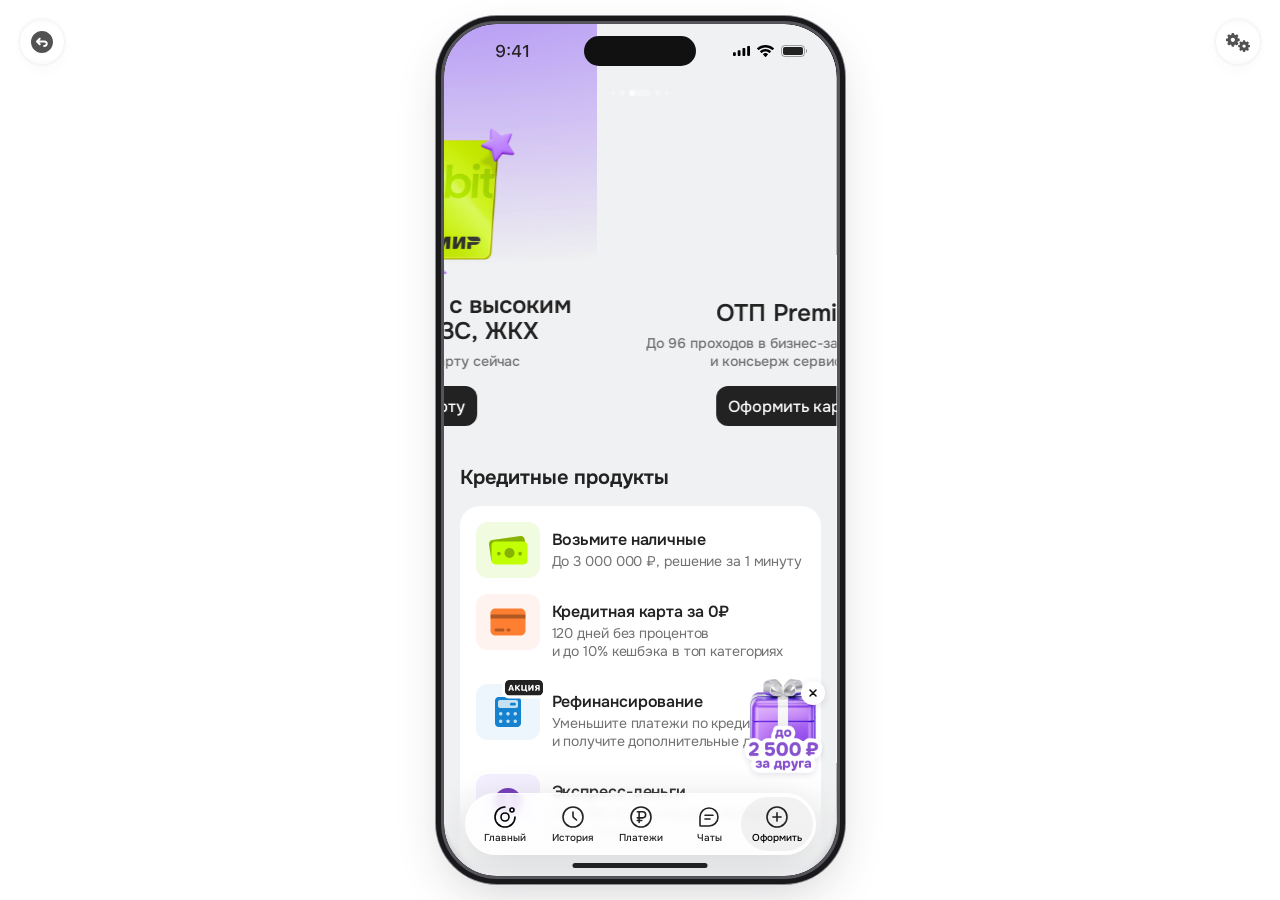
<file: storefront.html>
<!doctype html>
<html lang="ru">
<head>
  <meta charset="utf-8">
  <meta name="viewport" content="width=device-width,initial-scale=1,viewport-fit=cover">
  <meta name="theme-color" content="#f0f1f2">
  <title>Витрина · ОТП</title>
  <link rel="icon" href="assets/storefront-b94de83e-7ca7-4553-a85d-448475cac0c0.svg">
  <link rel="preload" href="assets/Onest.ttf" as="font" type="font/ttf" crossorigin>
  <link rel="stylesheet" href="style.css">
  <link rel="stylesheet" href="refinements.css">
  <link rel="stylesheet" href="browser-comments.css">
  <link rel="stylesheet" href="review-v4.css">
  <link rel="stylesheet" href="storefront.css">
  <link rel="stylesheet" href="storefront-flow.css">
  <link rel="stylesheet" href="prototype-controls.css">
  <script src="device-display.js" defer></script>
  <script src="prototype-flows.js" defer></script>
  <script src="storefront.js" defer></script>
</head>
<body class="storefront prototype-navigation">
  <main class="stage">
    <div class="device-wrap"><div class="iphone"><div class="screen">
      <div class="scroll-area" id="scrollArea" tabindex="0" aria-label="Витрина продуктов">
        <div class="content">
          <header class="sf-hero" aria-label="Главные предложения">
            <div class="sf-dots" aria-label="Переключение предложений"></div>
            <div class="sf-offers"><article class="sf-offer active" aria-label="Бесплатная карта с высоким кэшбэком на АЗС, ЖКХ" >
      <img src="assets/flow-620a4bc8-5f09-4204-a808-91b593067b08.webp" class="sf-hero-background" alt="" decoding="async" draggable="false" loading="eager">
      <div class="sf-hero-art"><span><img src="assets/flow-b4d2e308-8dce-4bf7-9e04-17571ad2a04b.webp" alt="" draggable="false" decoding="async" style="width:94.17%;height:137.8%;left:3.75%;top:-19.51%"></span></div>
      <div class="sf-hero-copy"><h1>Бесплатная карта с высоким кэшбэком на АЗС, ЖКХ</h1><p>Оформите цифровую карту сейчас</p>
        <button class="sf-hero-cta" type="button" data-product="debit">Оформить карту</button>
      </div>
    </article><article class="sf-offer" aria-label="ОТП Premium" aria-hidden="true" inert>
      <img src="assets/flow-752d3eec-af08-4a1f-85ce-984bda029a33.webp" class="sf-hero-background" alt="" decoding="async" draggable="false" loading="eager">
      <div class="sf-hero-art"><span><img src="assets/flow-a95c2f09-cf5b-41eb-8804-61f18edf2a52.webp" alt="" draggable="false" decoding="async" style="width:100.42%;height:146.95%;left:-2.08%;top:-18.9%"></span></div>
      <div class="sf-hero-copy"><h1>ОТП Premium</h1><p>До 96 проходов в бизнес-залы аэропортов и консьерж сервис 24/7</p>
        <button class="sf-hero-cta" type="button" data-product="premium">Оформить карту</button>
      </div>
    </article><article class="sf-offer" aria-label="120 дней без процентов" aria-hidden="true" inert>
      <img src="assets/flow-b26e8657-45ca-48b3-84a8-b0808f2ec090.webp" class="sf-hero-background" alt="" decoding="async" draggable="false" loading="eager">
      <div class="sf-hero-art"><span><img src="assets/flow-0b9709d0-ba35-4891-9d32-1a541154bb8f.webp" alt="" draggable="false" decoding="async" style="width:94.58%;height:138.41%;left:2.92%;top:-19.51%"></span></div>
      <div class="sf-hero-copy"><h1>120 дней без процентов</h1><p>Ставки на кредит снижены</p>
        <button class="sf-hero-cta" type="button" data-product="credit-card">Оформить карту</button>
      </div>
    </article><article class="sf-offer" aria-label="До 1 300 000 ₽" aria-hidden="true" inert>
      <img src="assets/flow-2f92e8ac-5400-4f70-badd-a2749f2e5aa6.webp" class="sf-hero-background" alt="" decoding="async" draggable="false" loading="eager">
      <div class="sf-hero-art"><span><img src="assets/flow-f1afa26b-b543-46cc-85bb-1e852afdb66c.webp" alt="" draggable="false" decoding="async" style="width:90.65%;height:132.82%;left:4.48%;top:-12.64%"></span></div>
      <div class="sf-hero-copy"><h1>До 1 300 000 ₽</h1><p>Ставки на кредит снижены</p>
        <button class="sf-hero-cta" type="button" data-product="cash">Оформить кредит</button>
      </div>
    </article><article class="sf-offer" aria-label="До 1 000 000 ₽ для рефинансирования кредитов других банков" aria-hidden="true" inert>
      <img src="assets/flow-148f5bfb-69bd-4cbc-a130-ad30aef19d8c.webp" class="sf-hero-background" alt="" decoding="async" draggable="false" loading="eager">
      <div class="sf-hero-art"><span><img src="assets/flow-5b33e6b5-18a6-4995-ba00-a687b5746eac.webp" alt="" draggable="false" decoding="async" style="" class="sf-art-cover"></span></div>
      <div class="sf-hero-copy"><h1 class="sf-offer-small">До 1 000 000 ₽ для рефинансирования кредитов других банков</h1><p>Хотите уменьшить платежи?</p>
        <button class="sf-hero-cta" type="button" data-product="refinance">Оформить</button>
      </div>
    </article><article class="sf-offer" aria-label="Пополняйте и снимайте без ограничений и потери процентов" aria-hidden="true" inert>
      <img src="assets/flow-6644b10f-e2a5-4384-b5d4-305980601dda.webp" class="sf-hero-background" alt="" decoding="async" draggable="false" loading="eager">
      <div class="sf-hero-art"><span><img src="assets/flow-fca7954f-b0a8-44a6-bb6e-9a5403094732.webp" alt="" draggable="false" decoding="async" style="width:74.58%;height:87.85%;left:12.92%;top:6.08%"></span></div>
      <div class="sf-hero-copy"><h1 class="sf-offer-small">Пополняйте и снимайте без ограничений и потери процентов</h1><p>Вклад «Без границ»</p>
        <button class="sf-hero-cta" type="button" data-product="deposits">Рассчитать выгоду</button>
      </div>
    </article></div>
          </header>
          <div class="sf-sections">
            <section class="sf-section sf-credit">
              <h2>Кредитные продукты</h2>
              <div class="sf-list"><button type="button" class="sf-row" data-product="cash">
    <span class="sf-icon sf-icon--lime">
    <span class="sf-icon-art"><img src="assets/storefront-1bb6114e-9a94-495e-ba9a-614b207ac3ce.svg" class="" alt="" draggable="false" decoding="async" loading="lazy"></span><img src="assets/storefront-86618440-c2d1-4b78-a0d1-56766022ebf5.svg" class="sf-badge sf-badge--cash" alt="" draggable="false" decoding="async" loading="lazy" hidden>
  </span><span class="sf-row-copy"><strong>Возьмите наличные</strong><small>До 3 000 000 ₽, решение за 1 минуту</small></span>
  </button><button type="button" class="sf-row" data-product="credit-card">
    <span class="sf-icon sf-icon--orange">
    <span class="sf-icon-art"><img src="assets/storefront-793152e9-7c67-4b48-96df-8e6d6a8496b4.svg" class="" alt="" draggable="false" decoding="async" loading="lazy"></span>
  </span><span class="sf-row-copy"><strong>Кредитная карта за 0₽</strong><small>120 дней без процентов и до 10% кешбэка в топ категориях</small></span>
  </button><button type="button" class="sf-row" data-product="refinance">
    <span class="sf-icon sf-icon--blue">
    <span class="sf-icon-art"><img src="assets/storefront-17b7df30-00a7-4fd2-a61e-86afe9d2fa15.svg" class="" alt="" draggable="false" decoding="async" loading="lazy"></span><img src="assets/sf-refinance-promo-badge.svg" class="sf-badge sf-badge--refinance" alt="Акция" draggable="false" decoding="async" loading="lazy">
  </span><span class="sf-row-copy"><strong>Рефинансирование</strong><small>Уменьшите платежи по кредитам и получите дополнительные деньги</small></span>
  </button><button type="button" class="sf-row" data-product="express">
    <span class="sf-icon sf-icon--purple">
    <span class="sf-icon-art"><img src="assets/storefront-a99b2af0-05c9-4b9f-89a5-64958f4df777.svg" class="" alt="" draggable="false" decoding="async" loading="lazy"></span>
  </span><span class="sf-row-copy"><strong>Экспресс-деньги</strong><small>От 1 000 ₽ до 12 месяцев быстро и без справок</small></span>
  </button></div>
            </section>
            <section class="sf-section">
              <h2>Карты</h2>
              <div class="sf-list"><button type="button" class="sf-row" data-product="debit">
    <span class="sf-icon sf-icon--debit">
    <span class="sf-icon-art"><img src="assets/storefront-696750d9-8fff-43c7-9af7-d826196b1e0b.svg" class="" alt="" draggable="false" decoding="async" loading="lazy"></span>
  </span><span class="sf-row-copy"><strong>ОТП Карта</strong><small>Карта с высоким кешбэком на АЗС, ЖКХ, рестораны до 10%</small></span>
  </button><button type="button" class="sf-row" data-product="premium">
    <span class="sf-icon sf-icon--premium">
    <span class="sf-icon-art"><img src="assets/storefront-affd3466-829b-49ab-b792-b023a9477cb4.png" class="" alt="" draggable="false" decoding="async" loading="lazy"></span>
  </span><span class="sf-row-copy"><strong>ОТП Premium</strong><small>До 96 проходов в бизнес-залы аэропортов и консьерж сервис 24/7</small></span>
  </button></div>
              <button type="button" class="sf-sticker" data-product="sticker">
                <strong>ОТП Стикер</strong><small>Карта в кошельке больше не нужна, платите телефоном</small>
                <img src="assets/storefront-0e886a36-323c-41e0-90fa-ed16f0681cb5.png" class="sf-sticker-art" alt="" draggable="false" decoding="async" loading="lazy">
              </button>
            </section>
            <section class="sf-section">
              <h2>Вклады и счета</h2>
              <div class="sf-list"><button type="button" class="sf-row sf-deposit" data-product="savings">
    <span class="sf-icon sf-icon--gray"><span class="sf-icon-art"><img src="assets/flow-d18fb20d-872d-4267-837c-07b08551a6b2.svg" class="" alt="" decoding="async" draggable="false" loading="lazy"></span></span><img src="assets/flow-4b52fc68-c600-4518-a41f-e54ec2b27d29.svg" class="sf-badge sf-badge--savings" alt="" decoding="async" draggable="false" loading="lazy">
    <span class="sf-row-copy"><small>Накопительный счет</small><strong>До 12,5%</strong><small>Бессрочно</small></span>
  </button><button type="button" class="sf-row sf-deposit" data-product="horizon">
    <span class="sf-icon sf-icon--lime">
    <span class="sf-icon-art"><img src="assets/storefront-1f012337-dc83-4e84-bfbc-292b170a877b.svg" class="" alt="" draggable="false" decoding="async" loading="lazy"></span>
  </span>
    <span class="sf-row-copy"><small>Вклад «Горизонт»</small><strong>До 15,7%</strong><small>С пополнением и снятием</small></span>
  </button><button type="button" class="sf-row sf-deposit" data-product="attraction">
    <span class="sf-icon sf-icon--blue">
    <span class="sf-icon-art"><img src="assets/storefront-7a560e26-609f-4987-8cce-478afb987afc.svg" class="" alt="" draggable="false" decoding="async" loading="lazy"></span>
  </span>
    <span class="sf-row-copy"><small>Вклад «Притяжение»</small><strong>До 14,7%</strong><small>Без пополнения и снятия</small></span>
  </button></div>
              <div class="sf-list sf-current">
                <p>Для переводов и платежей</p>
                <button type="button" class="sf-row" data-product="currency">
    <span class="sf-icon sf-icon--lime">
    <span class="sf-icon-art"><img src="assets/storefront-724b1093-2591-48f3-b92b-8b36429cd15f.svg" class="" alt="" draggable="false" decoding="async" loading="lazy"></span>
  </span><span class="sf-row-copy"><strong>Текущий счет</strong><small>Для SWIFT-переводов, валютных и рублевых сбережений</small></span>
  </button>
              </div>
              <button type="button" class="sf-wide" data-product="deposits">Посмотреть все</button>
            </section>
            <section class="sf-referral">
              <div class="sf-frog" aria-hidden="true"><span><img src="assets/storefront-68741b26-7ca7-40d9-8550-0ca2ea5956ad.png" class="" alt="" draggable="false" decoding="async" loading="lazy"></span></div>
              <button class="sf-referral-card" type="button" data-product="referral">
                <img src="assets/storefront-51b43d64-430a-4bc6-bd45-fa1fde176715.png" class="sf-referral-background" alt="" draggable="false" decoding="async" loading="lazy">
                <span class="sf-referral-art"><img src="assets/storefront-394ba86b-23dc-4078-9ef6-9dcbb5326c6c.png" class="" alt="" draggable="false" decoding="async" loading="lazy"></span>
                <span class="sf-referral-copy"><small>Приглашайте и зарабатывайте!</small><strong>Получите до 2 500 ₽<br>за друга</strong></span>
              </button>
            </section>
            <section class="sf-section">
              <h2>Польза+</h2>
              <div class="sf-insurance-grid"><button type="button" class="sf-insurance-card" data-product="foreign">
    <strong>Зарубежные сервисы</strong><span class="sf-insurance-art"><img src="assets/flow-a9e30702-3922-47f7-bc7d-23716f9e6229.webp" class="" alt="" decoding="async" draggable="false" loading="lazy"></span>
  </button><button type="button" class="sf-insurance-card" data-product="esim">
    <strong>Зарубежная eSIM</strong><span class="sf-insurance-art"><img src="assets/flow-58eeb383-c78f-4119-92b4-4efcf0015324.webp" class="" alt="" decoding="async" draggable="false" loading="lazy"></span>
  </button><button type="button" class="sf-insurance-card" data-product="fraud">
    <strong>Защита от мошенничества</strong><span class="sf-insurance-art"><img src="assets/flow-560e275a-ca48-46f5-b1fc-1c0ad1309d99.webp" class="" alt="" decoding="async" draggable="false" loading="lazy"></span>
  </button><button type="button" class="sf-insurance-card" data-product="sport">
    <strong>Страхование спортсменов</strong><span class="sf-insurance-art"><img src="assets/flow-7d26c71f-ae2e-4145-8fa9-c71ad92632fc.webp" class="" alt="" decoding="async" draggable="false" loading="lazy"></span>
  </button></div>
              <button type="button" class="sf-wide" data-product="benefits">Больше пользы</button>
            </section>
            <section class="sf-section sf-auto">
              <h2>Мой авто</h2>
              <div class="sf-auto-strip" tabindex="0" aria-label="Сервисы для автомобиля"><button type="button" class="sf-auto-card" data-product="fuel">
    <span class="sf-auto-art"><img src="assets/flow-b88d2cc4-3b7c-4de3-9795-1ab6ee6174fe.webp" class="" alt="" decoding="async" draggable="false" loading="lazy"></span><span>Заправки</span>
  </button><button type="button" class="sf-auto-card" data-product="kasko">
    <span class="sf-auto-art"><img src="assets/flow-e29dd8bb-4cbd-4f2e-b1b9-9ba9f5916b5b.webp" class="" alt="" decoding="async" draggable="false" loading="lazy"></span><span>КАСКО</span>
  </button><button type="button" class="sf-auto-card" data-product="osago">
    <span class="sf-auto-art"><img src="assets/flow-11ab1ab0-9dc9-492d-817c-39a6a634e03c.webp" class="" alt="" decoding="async" draggable="false" loading="lazy"></span><span>ОСАГО</span>
  </button></div>
            </section>
          </div>
        </div>
      </div>
      <div class="top-material progressive-blur" aria-hidden="true"><span class="blur-plane" style="--blur:10px;--blur-mask:linear-gradient(var(--blur-direction,to bottom),transparent 24.999999999999993%,#000 41.666666666666664%,#000 58.33333333333332%,transparent 74.99999999999999%)"></span><span class="blur-plane" style="--blur:20px;--blur-mask:linear-gradient(var(--blur-direction,to bottom),transparent 58.33333333333332%,#000 74.99999999999999%,#000 91.66666666666667%,#000 100%)"></span><span class="blur-tint"></span></div>
      <div class="status-bar scrolled" id="statusBar" aria-hidden="true"><span>9:41</span>
        <div class="status-icons"><img src="assets/storefront-73511a5d-2554-4f72-bfd1-25d713bdd61e.svg" class="icon" alt="" draggable="false" decoding="async" loading="eager"><img src="assets/storefront-bf8dd2f3-93fd-47b1-b741-138e2e42a5b2.svg" class="icon" alt="" draggable="false" decoding="async" loading="eager"><span class="battery"><span></span><img src="assets/storefront-2c852a50-405a-401d-ae69-d0c00ecec3c7.svg" class="icon" alt="" draggable="false" decoding="async" loading="eager"></span></div>
      </div>
      <div class="dynamic-island" aria-hidden="true"></div>
      <div class="gift" id="gift">
        <button type="button" class="gift-open" data-product="referral" aria-label="До 2 500 рублей за друга"><img src="assets/storefront-0328f94f-0e59-48a3-beb7-90e492dac3d1.png" class="sf-gift-art" alt="" draggable="false" decoding="async" loading="eager"></button>
        <button type="button" class="gift-close" aria-label="Скрыть подарок"><img src="assets/storefront-f549e830-945d-4e10-89aa-ccaa73c83545.svg" class="sf-gift-cross" alt="" draggable="false" decoding="async" loading="eager"></button>
      </div>
      <nav class="bottom-bar ios27-tab-bar figma-bottom-bar" aria-label="Основная навигация">
        <div class="bar-softener progressive-blur" aria-hidden="true"><span class="blur-plane" style="--blur:2px;--blur-mask:linear-gradient(var(--blur-direction,to bottom),transparent 24.999999999999993%,#000 41.666666666666664%,#000 58.33333333333332%,transparent 74.99999999999999%)"></span><span class="blur-plane" style="--blur:4px;--blur-mask:linear-gradient(var(--blur-direction,to bottom),transparent 58.33333333333332%,#000 74.99999999999999%,#000 91.66666666666667%,#000 100%)"></span><span class="blur-tint"></span></div>
        <div class="tab-glass"><a class="tab" href="home.html"><img src="assets/storefront-b94de83e-7ca7-4553-a85d-448475cac0c0.svg" class="icon" alt="" draggable="false" decoding="async" loading="eager"><span>Главный</span></a><button type="button" class="tab" data-unavailable><img src="assets/storefront-e978c2a3-396c-40bb-9bb6-9d954464ed36.svg" class="icon" alt="" draggable="false" decoding="async" loading="eager"><span>История</span></button><button type="button" class="tab" data-unavailable><img src="assets/storefront-1bb4fa54-83a2-44da-b72f-98258511e935.svg" class="icon" alt="" draggable="false" decoding="async" loading="eager"><span>Платежи</span></button><button type="button" class="tab" data-unavailable><img src="assets/storefront-b1bdb256-b2c7-44ef-a1e7-9245b657ff00.svg" class="icon" alt="" draggable="false" decoding="async" loading="eager"><span>Чаты</span></button><button type="button" class="tab selected" data-scroll-top aria-current="page"><img src="assets/storefront-c9438409-fa82-4e9a-aec8-44ffe6e4fe37.svg" class="icon" alt="" draggable="false" decoding="async" loading="eager"><span>Оформить</span></button></div><div class="home-indicator"></div>
      </nav>
      <div class="sf-product-layer" hidden></div>
      <div class="sf-currency-layer" hidden>
        <button class="sf-currency-veil" type="button" tabindex="-1" aria-label="Закрыть выбор валюты"></button>
        <section id="sf-currency" role="dialog" aria-modal="true" aria-labelledby="sf-currency-title" tabindex="-1">
          <button class="sf-sheet-handle" type="button" aria-label="Закрыть выбор валюты"></button>
          <h2 id="sf-currency-title">Выберите валюту счета</h2>

    <button type="button" class="sf-currency-option" data-currency="EUR">
      <span class="sf-currency-icon"><img src="assets/flow-0632864e-d6e7-4bc8-9f44-81aa47a9208a.svg" class="" alt="" decoding="async" draggable="false" loading="lazy"></span>
      <span><small>EUR</small><strong>Евро</strong></span>
    </button>
    <button type="button" class="sf-currency-option" data-currency="USD">
      <span class="sf-currency-icon"><img src="assets/flow-2ded0b76-d883-446a-b6b8-48ab540bc40f.svg" class="" alt="" decoding="async" draggable="false" loading="lazy"></span>
      <span><small>USD</small><strong>Доллар</strong></span>
    </button>
    <button type="button" class="sf-currency-option" data-currency="KZT">
      <span class="sf-currency-icon"><img src="assets/flow-ddc46ba3-eb3a-46ab-bf57-c68ef015cdd8.svg" class="" alt="" decoding="async" draggable="false" loading="lazy"></span>
      <span><small>KZT</small><strong>Тенге</strong></span>
    </button>
    <button type="button" class="sf-currency-option" data-currency="CNY">
      <span class="sf-currency-icon"><img src="assets/flow-0dc9f2d1-4c95-4728-a241-2497a6cabc9e.svg" class="" alt="" decoding="async" draggable="false" loading="lazy"></span>
      <span><small>CNY</small><strong>Юань</strong></span>
    </button>
    <button type="button" class="sf-currency-option" data-currency="RUB">
      <span class="sf-currency-icon"><img src="assets/flow-c1195933-f1e6-4316-a63b-7da73462b2db.svg" class="" alt="" decoding="async" draggable="false" loading="lazy"></span>
      <span><small>RUB</small><strong>Рубль</strong></span>
    </button><div class="home-indicator" aria-hidden="true"></div>
        </section>
      </div>
      <div class="sf-hearts" aria-hidden="true" data-image="assets/flow-572ffbc3-3dbe-4115-9f07-067e15a49130.webp"></div>
      <div class="sf-toast" role="status" aria-live="polite"></div>
    </div></div></div>

    <a class="sf-back sf-float" href="index.html" aria-label="Назад на главную"><img src="assets/flow-56854cb0-2253-44bd-9367-608263d77706.svg" class="" alt="" decoding="async" draggable="false" loading="eager"></a>
    <details class="prototype-controls">
      <summary class="sf-float" aria-label="Управление прототипом"><img src="assets/flow-c688c26d-9979-4e35-8b96-8f462de9bfc5.svg" class="" alt="" decoding="async" draggable="false" loading="eager"></summary>
      <div class="control-body">
        <h2>Настройки</h2>
        <label class="sf-switch-row"><span>Обрамление iPhone</span><input id="showDeviceChrome" type="checkbox" checked></label>
        <button class="gift-toggle" id="giftToggleButton" type="button" aria-controls="gift" aria-pressed="true">Скрыть подарок</button>
        <fieldset class="sf-badge-settings">
          <legend>Бейджи</legend>
          <label class="sf-switch-row"><span>Возьмите наличные</span><input type="checkbox" data-badge-toggle="cash"></label>
          <label class="sf-switch-row"><span>Рефинансирование</span><input type="checkbox" data-badge-toggle="refinance" data-badge-preference="refinance-promo" checked></label>
          <label class="sf-switch-row"><span>Накопительный счёт</span><input type="checkbox" data-badge-toggle="savings" checked></label>
        </fieldset>
      </div>
    </details>
  </main>
  <template id="sf-product-cash"><div class="sf-product-view sf-product--promo" data-route="cash">
      <div class="sf-product-scroll" tabindex="0" aria-label="Кредит наличными"><div class="sf-product-hero"><div class="sf-promo-art"><img src="assets/flow-f22ab27f-240a-4574-84a1-845b3d0e50df.webp" class="" alt="" decoding="async" draggable="false" loading="lazy"></div></div>
    <section class="sf-product-body" data-header-panel><h1>Кредит наличными</h1>


      <div class="sf-features">
  <div class="sf-feature">
    <span class="sf-feature-icon"><img src="assets/flow-38656b1d-aeca-4530-8f8f-17c966622dfa.svg" class="" alt="" decoding="async" draggable="false" loading="lazy"></span>
    <div><strong>Сумма до 3 000 000 ₽, ставка — 18,2% годовых</strong></div>
  </div>
  <div class="sf-feature">
    <span class="sf-feature-icon"><img src="assets/flow-da99bfc3-1071-4e5f-9e16-1ea5242ae4c5.svg" class="" alt="" decoding="async" draggable="false" loading="lazy"></span>
    <div><strong>Решение за 1 минуту</strong></div>
  </div>
  <div class="sf-feature">
    <span class="sf-feature-icon"><img src="assets/flow-41117641-0bb9-4493-a7b3-90ec6ef5e293.svg" class="" alt="" decoding="async" draggable="false" loading="lazy"></span>
    <div><strong>От 50 до 200 тысяч ₽ — перевод за 4 часа, свыше — за 48 часов</strong></div>
  </div>
  <div class="sf-feature">
    <span class="sf-feature-icon"><img src="assets/flow-4a743fb8-60a3-4bd3-a3c6-cf260b8fd65f.svg" class="" alt="" decoding="async" draggable="false" loading="lazy"></span>
    <div><strong>Удобная оплата в мобильном приложении</strong></div>
  </div>
  <div class="sf-feature">
    <span class="sf-feature-icon"><img src="assets/flow-c0fe320a-0eb6-438b-8fed-917de10afb3e.svg" class="" alt="" decoding="async" draggable="false" loading="lazy"></span>
    <div><strong>Оцените свои финансовые возможности и риски</strong></div>
  </div></div>
    </section></div>
      <div class="top-material progressive-blur sf-product-material" aria-hidden="true"><span class="blur-plane" style="--blur:10px;--blur-mask:linear-gradient(var(--blur-direction,to bottom),transparent 24.999999999999993%,#000 41.666666666666664%,#000 58.33333333333332%,transparent 74.99999999999999%)"></span><span class="blur-plane" style="--blur:20px;--blur-mask:linear-gradient(var(--blur-direction,to bottom),transparent 58.33333333333332%,#000 74.99999999999999%,#000 91.66666666666667%,#000 100%)"></span><span class="blur-tint"></span></div>
      <header class="sf-product-header"><button type="button" class="sf-float" data-product-back aria-label="Назад к витрине"><img src="assets/flow-540bca8c-a5e7-4557-8b33-8cfb7d82510d.svg" class="" alt="" decoding="async" draggable="false" loading="lazy"></button>
        </header>
      <footer class="sf-product-footer">

        <button class="sf-product-action" type="button" data-unavailable>Оставить заявку</button><div class="home-indicator" aria-hidden="true"></div></footer>
    </div></template>
<template id="sf-product-refinance"><div class="sf-product-view sf-product--promo" data-route="refinance">
      <div class="sf-product-scroll" tabindex="0" aria-label="Рефинансирование"><div class="sf-product-hero"><div class="sf-promo-art"><img src="assets/flow-be225e77-00ad-4f62-8258-f4f1f0f2c577.webp" class="" alt="" decoding="async" draggable="false" loading="lazy"></div></div>
    <section class="sf-product-body" data-header-panel><h1>Рефинансирование</h1>
      <p class="sf-product-subtitle">Экономьте время и деньги — платите один кредит вместо нескольких 💜</p>

      <div class="sf-features">
  <div class="sf-feature">
    <span class="sf-feature-icon"><img src="assets/flow-cd1b10a3-a17e-4d96-a283-4c1ebd6c264b.svg" class="" alt="" decoding="async" draggable="false" loading="lazy"></span>
    <div><strong>Объедините до 5 кредитов или кредитных карт в один кредит</strong></div>
  </div>
  <div class="sf-feature">
    <span class="sf-feature-icon"><img src="assets/flow-ad9519e6-db84-4796-9260-481281a1d3bb.svg" class="" alt="" decoding="async" draggable="false" loading="lazy"></span>
    <div><strong>Уменьшите платёж до 2 раз</strong></div>
  </div>
  <div class="sf-feature">
    <span class="sf-feature-icon"><img src="assets/flow-4bad9080-8493-455f-8de7-e6e61965c8a8.svg" class="" alt="" decoding="async" draggable="false" loading="lazy"></span>
    <div><strong>Оформите онлайн без лишних справок</strong></div>
  </div>
  <div class="sf-feature">
    <span class="sf-feature-icon"><img src="assets/flow-a0320cb6-55b1-41a0-9187-2400fbf8f284.svg" class="" alt="" decoding="async" draggable="false" loading="lazy"></span>
    <div><strong>Получите дополнительно 2 млн ₽ на личные цели</strong></div>
  </div>
  <div class="sf-feature">
    <span class="sf-feature-icon"><img src="assets/flow-1e5f8de5-8070-41bd-8fef-863298ed6c1c.svg" class="" alt="" decoding="async" draggable="false" loading="lazy"></span>
    <div><strong>Оцените свои финансовые возможности и риски</strong></div>
  </div></div><button class="sf-product-more" type="button" data-unavailable>
  <span>Как работает рефинансирование?</span><span aria-hidden="true">›</span></button><button class="sf-product-more" type="button" data-unavailable>
  <span>Документы для оформления</span><span aria-hidden="true">›</span></button>
    </section></div>
      <div class="top-material progressive-blur sf-product-material" aria-hidden="true"><span class="blur-plane" style="--blur:10px;--blur-mask:linear-gradient(var(--blur-direction,to bottom),transparent 24.999999999999993%,#000 41.666666666666664%,#000 58.33333333333332%,transparent 74.99999999999999%)"></span><span class="blur-plane" style="--blur:20px;--blur-mask:linear-gradient(var(--blur-direction,to bottom),transparent 58.33333333333332%,#000 74.99999999999999%,#000 91.66666666666667%,#000 100%)"></span><span class="blur-tint"></span></div>
      <header class="sf-product-header"><button type="button" class="sf-float" data-product-back aria-label="Назад к витрине"><img src="assets/flow-540bca8c-a5e7-4557-8b33-8cfb7d82510d.svg" class="" alt="" decoding="async" draggable="false" loading="lazy"></button>
        </header>
      <footer class="sf-product-footer">

        <button class="sf-product-action" type="button" data-unavailable>Оставить заявку</button><div class="home-indicator" aria-hidden="true"></div></footer>
    </div></template>
<template id="sf-product-express"><div class="sf-product-view sf-product--promo" data-route="express">
      <div class="sf-product-scroll" tabindex="0" aria-label="Экспресс-кредит"><div class="sf-product-hero"><div class="sf-promo-art"><img src="assets/flow-d77ef615-1a41-4b27-acb5-f5ce67d23da1.webp" class="" alt="" decoding="async" draggable="false" loading="lazy"></div></div>
    <section class="sf-product-body" data-header-panel><h1>Экспресс-кредит</h1>
      <p class="sf-product-subtitle">Нужны деньги на короткий срок? Мы готовы помочь</p>

      <div class="sf-features">
  <div class="sf-feature">
    <span class="sf-feature-icon"><img src="assets/flow-1b93209d-716b-4f52-b7f1-27627661e68c.svg" class="" alt="" decoding="async" draggable="false" loading="lazy"></span>
    <div><strong>Одобрение до 100 000 ₽ за 1 минуту</strong></div>
  </div>
  <div class="sf-feature">
    <span class="sf-feature-icon"><img src="assets/flow-f9b9a823-018f-4313-b202-09893ee4e33a.svg" class="" alt="" decoding="async" draggable="false" loading="lazy"></span>
    <div><strong>Без справок и поручителей</strong></div>
  </div>
  <div class="sf-feature">
    <span class="sf-feature-icon"><img src="assets/flow-afafc707-4de2-408e-adca-91aa1dcc4b7a.svg" class="" alt="" decoding="async" draggable="false" loading="lazy"></span>
    <div><strong>Не нужно занимать у друзей</strong></div>
  </div>
  <div class="sf-feature">
    <span class="sf-feature-icon"><img src="assets/flow-0fcb221d-969e-49a0-984d-d992819c11fc.svg" class="" alt="" decoding="async" draggable="false" loading="lazy"></span>
    <div><strong>Высокая вероятность одобрения</strong></div>
  </div>
  <div class="sf-feature">
    <span class="sf-feature-icon"><img src="assets/flow-f82c577e-d3ab-4605-8e6f-1b9ad48f1d91.svg" class="" alt="" decoding="async" draggable="false" loading="lazy"></span>
    <div><strong>Оцените свои финансовые возможности и риски</strong></div>
  </div></div>
    </section></div>
      <div class="top-material progressive-blur sf-product-material" aria-hidden="true"><span class="blur-plane" style="--blur:10px;--blur-mask:linear-gradient(var(--blur-direction,to bottom),transparent 24.999999999999993%,#000 41.666666666666664%,#000 58.33333333333332%,transparent 74.99999999999999%)"></span><span class="blur-plane" style="--blur:20px;--blur-mask:linear-gradient(var(--blur-direction,to bottom),transparent 58.33333333333332%,#000 74.99999999999999%,#000 91.66666666666667%,#000 100%)"></span><span class="blur-tint"></span></div>
      <header class="sf-product-header"><button type="button" class="sf-float" data-product-back aria-label="Назад к витрине"><img src="assets/flow-540bca8c-a5e7-4557-8b33-8cfb7d82510d.svg" class="" alt="" decoding="async" draggable="false" loading="lazy"></button>
        </header>
      <footer class="sf-product-footer">

        <button class="sf-product-action" type="button" data-unavailable>Оставить заявку</button><div class="home-indicator" aria-hidden="true"></div></footer>
    </div></template>
<template id="sf-product-esim"><div class="sf-product-view sf-product--promo" data-route="esim">
      <div class="sf-product-scroll" tabindex="0" aria-label="Туристическая eSIM для поездок за рубеж"><div class="sf-product-hero"><div class="sf-promo-art"><img src="assets/flow-97e6935e-b2fb-4645-ab93-44c17aa02fc1.webp" class="" alt="" decoding="async" draggable="false" loading="lazy"></div></div>
    <section class="sf-product-body" data-header-panel><h1>Туристическая eSIM для поездок за рубеж</h1>

      <button class="sf-explainer" type="button" data-unavailable>
        <span><strong>Как это работает?</strong><small>Узнайте, как это работает</small></span>
        <span class="sf-explainer-art"><img src="assets/flow-9a373e29-b3a8-4db0-b4c5-ea5339796d0f.webp" class="" alt="" decoding="async" draggable="false" loading="lazy"></span></button>
      <div class="sf-features">
  <div class="sf-feature">
    <span class="sf-feature-icon"><img src="assets/flow-5471745c-837e-47be-aef2-da34928fb582.svg" class="" alt="" decoding="async" draggable="false" loading="lazy"></span>
    <div><strong>Более 200 стран и 9 регионов</strong><small>Быстрый интернет в путешествиях</small></div>
  </div>
  <div class="sf-feature">
    <span class="sf-feature-icon"><img src="assets/flow-4cd706f0-a7e2-475c-9c8d-b226f9c07908.svg" class="" alt="" decoding="async" draggable="false" loading="lazy"></span>
    <div><strong>Подключение за несколько минут</strong><small>Добавьте eSIM на устройство без обращения к оператору</small></div>
  </div>
  <div class="sf-feature">
    <span class="sf-feature-icon"><img src="assets/flow-4530036a-c02f-4efd-bad2-4121c7040f0b.svg" class="" alt="" decoding="async" draggable="false" loading="lazy"></span>
    <div><strong>Понятные цены без доплат</strong><small>Полная стоимость известна при выборе тарифа</small></div>
  </div></div><button class="sf-product-more" type="button" data-unavailable>
  <span>Вопросы и ответы</span><span aria-hidden="true">›</span></button><button class="sf-product-more" type="button" data-unavailable>
  <span>Чат с банком</span><span aria-hidden="true">›</span></button>
    </section></div>
      <div class="top-material progressive-blur sf-product-material" aria-hidden="true"><span class="blur-plane" style="--blur:10px;--blur-mask:linear-gradient(var(--blur-direction,to bottom),transparent 24.999999999999993%,#000 41.666666666666664%,#000 58.33333333333332%,transparent 74.99999999999999%)"></span><span class="blur-plane" style="--blur:20px;--blur-mask:linear-gradient(var(--blur-direction,to bottom),transparent 58.33333333333332%,#000 74.99999999999999%,#000 91.66666666666667%,#000 100%)"></span><span class="blur-tint"></span></div>
      <header class="sf-product-header"><button type="button" class="sf-float" data-product-back aria-label="Назад к витрине"><img src="assets/flow-540bca8c-a5e7-4557-8b33-8cfb7d82510d.svg" class="" alt="" decoding="async" draggable="false" loading="lazy"></button>
        </header>
      <footer class="sf-product-footer">

        <button class="sf-product-action" type="button" data-unavailable>Оформить</button><div class="home-indicator" aria-hidden="true"></div></footer>
    </div></template>
<template id="sf-product-fraud"><div class="sf-product-view sf-product--promo" data-route="fraud">
      <div class="sf-product-scroll" tabindex="0" aria-label="Защита счетов от мошенников"><div class="sf-product-hero"><div class="sf-promo-art"><img src="assets/flow-b5c3d62e-fe86-47f6-9e09-5ce4acd81a68.webp" class="" alt="" decoding="async" draggable="false" loading="lazy"></div></div>
    <section class="sf-product-body" data-header-panel><h1>Защита счетов от мошенников</h1>


      <div class="sf-features">
  <div class="sf-feature">
    <span class="sf-feature-icon"><img src="assets/flow-536f512b-589c-48cc-8485-84f9be8304dd.svg" class="" alt="" decoding="async" draggable="false" loading="lazy"></span>
    <div><strong>Защита всех карт, счетов и вкладов</strong><small>Защита карт, счетов и вкладов в любом банке</small></div>
  </div>
  <div class="sf-feature">
    <span class="sf-feature-icon"><img src="assets/flow-a8b7ffeb-64b7-4855-a54a-b89a85767d56.svg" class="" alt="" decoding="async" draggable="false" loading="lazy"></span>
    <div><strong>Защита от мошеннических кредитов</strong><small>Аннулируем кредиты, оформленные без вашего ведома</small></div>
  </div>
  <div class="sf-feature">
    <span class="sf-feature-icon"><img src="assets/flow-5748f7c6-b310-475f-97aa-d1166d5d9da7.svg" class="" alt="" decoding="async" draggable="false" loading="lazy"></span>
    <div><strong>Выплата до 600 000 ₽</strong><small>В зависимости от условий полиса</small></div>
  </div></div><button class="sf-product-more" type="button" data-unavailable>
  <span>Вопросы и ответы</span><span aria-hidden="true">›</span></button><button class="sf-product-more" type="button" data-unavailable>
  <span>Чат с банком</span><span aria-hidden="true">›</span></button>
    </section></div>
      <div class="top-material progressive-blur sf-product-material" aria-hidden="true"><span class="blur-plane" style="--blur:10px;--blur-mask:linear-gradient(var(--blur-direction,to bottom),transparent 24.999999999999993%,#000 41.666666666666664%,#000 58.33333333333332%,transparent 74.99999999999999%)"></span><span class="blur-plane" style="--blur:20px;--blur-mask:linear-gradient(var(--blur-direction,to bottom),transparent 58.33333333333332%,#000 74.99999999999999%,#000 91.66666666666667%,#000 100%)"></span><span class="blur-tint"></span></div>
      <header class="sf-product-header"><button type="button" class="sf-float" data-product-back aria-label="Назад к витрине"><img src="assets/flow-540bca8c-a5e7-4557-8b33-8cfb7d82510d.svg" class="" alt="" decoding="async" draggable="false" loading="lazy"></button>
        </header>
      <footer class="sf-product-footer">

        <button class="sf-product-action" type="button" data-unavailable>Подключить защиту</button><div class="home-indicator" aria-hidden="true"></div></footer>
    </div></template>
<template id="sf-product-foreign"><div class="sf-product-view sf-product--promo" data-route="foreign">
      <div class="sf-product-scroll" tabindex="0" aria-label="Оплата зарубежных сервисов"><div class="sf-product-hero"><div class="sf-promo-art"><img src="assets/flow-0e53a786-6952-4513-b496-0dbcfb7b790d.webp" class="" alt="" decoding="async" draggable="false" loading="lazy"></div></div>
    <section class="sf-product-body" data-header-panel><h1>Оплата зарубежных сервисов</h1>

      <button class="sf-explainer" type="button" data-unavailable>
        <span><strong>Как это работает?</strong><small>Узнайте, как это работает</small></span>
        <span class="sf-explainer-art"><img src="assets/flow-d06b93ab-823b-4636-bb2b-01a1e76445d2.webp" class="" alt="" decoding="async" draggable="false" loading="lazy"></span></button>
      <div class="sf-features">
  <div class="sf-feature">
    <span class="sf-feature-icon"><img src="assets/flow-15fb4b3a-8dfc-4c17-a06e-48139a4e3e5c.svg" class="" alt="" decoding="async" draggable="false" loading="lazy"></span>
    <div><strong>Более 100 сервисов и сайтов</strong><small>Нейросети, игры и другое для работы и развлечений</small></div>
  </div>
  <div class="sf-feature">
    <span class="sf-feature-icon"><img src="assets/flow-d6e3a310-903a-4890-a7e2-fac7588a2321.svg" class="" alt="" decoding="async" draggable="false" loading="lazy"></span>
    <div><strong>Без карты иностранного банка</strong><small>Платите в рублях через СБП. Быстро и безопасно</small></div>
  </div>
  <div class="sf-feature">
    <span class="sf-feature-icon"><img src="assets/flow-3fe3e331-fbc5-4dfb-a6ef-a776cb780134.svg" class="" alt="" decoding="async" draggable="false" loading="lazy"></span>
    <div><strong>Выгодные цены</strong><small>Без скрытых комиссий и наценок</small></div>
  </div>
  <div class="sf-feature">
    <span class="sf-feature-icon"><img src="assets/flow-8cf0c3de-3fdd-439c-809f-868868a1b1ea.svg" class="" alt="" decoding="async" draggable="false" loading="lazy"></span>
    <div><strong>Не забудьте отключить VPN</strong><small>Чтобы сервис работал корректно</small></div>
  </div></div><button class="sf-product-more" type="button" data-unavailable>
  <span>Вопросы и ответы</span><span aria-hidden="true">›</span></button><button class="sf-product-more" type="button" data-unavailable>
  <span>Чат с банком</span><span aria-hidden="true">›</span></button>
    </section></div>
      <div class="top-material progressive-blur sf-product-material" aria-hidden="true"><span class="blur-plane" style="--blur:10px;--blur-mask:linear-gradient(var(--blur-direction,to bottom),transparent 24.999999999999993%,#000 41.666666666666664%,#000 58.33333333333332%,transparent 74.99999999999999%)"></span><span class="blur-plane" style="--blur:20px;--blur-mask:linear-gradient(var(--blur-direction,to bottom),transparent 58.33333333333332%,#000 74.99999999999999%,#000 91.66666666666667%,#000 100%)"></span><span class="blur-tint"></span></div>
      <header class="sf-product-header"><button type="button" class="sf-float" data-product-back aria-label="Назад к витрине"><img src="assets/flow-540bca8c-a5e7-4557-8b33-8cfb7d82510d.svg" class="" alt="" decoding="async" draggable="false" loading="lazy"></button>
        </header>
      <footer class="sf-product-footer">

        <button class="sf-product-action" type="button" data-unavailable>Выбрать сервис</button><div class="home-indicator" aria-hidden="true"></div></footer>
    </div></template>
<template id="sf-product-sport"><div class="sf-product-view sf-product--promo" data-route="sport">
      <div class="sf-product-scroll" tabindex="0" aria-label="Защита для занятий спортом"><div class="sf-product-hero"><div class="sf-promo-art"><img src="assets/flow-3560dd21-0e8c-476e-8468-ecca28504f46.webp" class="" alt="" decoding="async" draggable="false" loading="lazy"></div></div>
    <section class="sf-product-body" data-header-panel><h1>Защита для занятий спортом</h1>
      <p class="sf-product-subtitle">Покрытие медицинских расходов при происшествиях по всему миру</p>
      <button class="sf-explainer" type="button" data-unavailable>
        <span><strong>Как работает страховка?</strong><small>Всё, что нужно знать</small></span>
        <span class="sf-explainer-art"><img src="assets/flow-07730880-d09e-4ffe-ac51-c69fd955e78a.webp" class="" alt="" decoding="async" draggable="false" loading="lazy"></span></button>
      <div class="sf-features">
  <div class="sf-feature">
    <span class="sf-feature-icon"><img src="assets/flow-c74f0786-d4e5-4d10-9d54-53ec6e265158.svg" class="" alt="" decoding="async" draggable="false" loading="lazy"></span>
    <div><strong>Регулярные занятия спортом</strong></div>
  </div>
  <div class="sf-feature">
    <span class="sf-feature-icon"><img src="assets/flow-19dc87d3-09cd-426c-86c8-7a4e4c11e1e1.svg" class="" alt="" decoding="async" draggable="false" loading="lazy"></span>
    <div><strong>Участие в соревнованиях</strong></div>
  </div>
  <div class="sf-feature">
    <span class="sf-feature-icon"><img src="assets/flow-6ffcf8f7-5a07-409c-95a6-275015fe8a75.svg" class="" alt="" decoding="async" draggable="false" loading="lazy"></span>
    <div><strong>Детские лагеря</strong></div>
  </div>
  <div class="sf-feature">
    <span class="sf-feature-icon"><img src="assets/flow-50521fc1-acda-4624-a9bc-936230be0173.svg" class="" alt="" decoding="async" draggable="false" loading="lazy"></span>
    <div><strong>Бытовые травмы</strong></div>
  </div></div><button class="sf-product-more" type="button" data-unavailable>
  <span>Вопросы и ответы</span><span aria-hidden="true">›</span></button>
    </section></div>
      <div class="top-material progressive-blur sf-product-material" aria-hidden="true"><span class="blur-plane" style="--blur:10px;--blur-mask:linear-gradient(var(--blur-direction,to bottom),transparent 24.999999999999993%,#000 41.666666666666664%,#000 58.33333333333332%,transparent 74.99999999999999%)"></span><span class="blur-plane" style="--blur:20px;--blur-mask:linear-gradient(var(--blur-direction,to bottom),transparent 58.33333333333332%,#000 74.99999999999999%,#000 91.66666666666667%,#000 100%)"></span><span class="blur-tint"></span></div>
      <header class="sf-product-header"><button type="button" class="sf-float" data-product-back aria-label="Назад к витрине"><img src="assets/flow-540bca8c-a5e7-4557-8b33-8cfb7d82510d.svg" class="" alt="" decoding="async" draggable="false" loading="lazy"></button>
        </header>
      <footer class="sf-product-footer">

        <button class="sf-product-action" type="button" data-unavailable>Рассчитать стоимость</button><div class="home-indicator" aria-hidden="true"></div></footer>
    </div></template>
<template id="sf-product-kasko"><div class="sf-product-view sf-product--promo" data-route="kasko">
      <div class="sf-product-scroll" tabindex="0" aria-label="Оформить КАСКО"><div class="sf-product-hero"><div class="sf-promo-art"><img src="assets/flow-e896d1ad-7104-4dd4-9536-ab673ebcf3e9.webp" class="" alt="" decoding="async" draggable="false" loading="lazy"></div></div>
    <section class="sf-product-body" data-header-panel><h1>Оформить КАСКО</h1>
      <p class="sf-product-subtitle">Сравните предложения 19 страховых компаний и выберите лучшее</p>

      <div class="sf-features">
  <div class="sf-feature">
    <span class="sf-feature-icon"><img src="assets/flow-8f20365b-2131-453f-af10-fcc5ed5092a6.svg" class="" alt="" decoding="async" draggable="false" loading="lazy"></span>
    <div><strong>Ремонт после ДТП</strong></div>
  </div>
  <div class="sf-feature">
    <span class="sf-feature-icon"><img src="assets/flow-650e369c-61bf-404f-a729-5131fc11bd05.svg" class="" alt="" decoding="async" draggable="false" loading="lazy"></span>
    <div><strong>Защита от угона автомобиля</strong></div>
  </div>
  <div class="sf-feature">
    <span class="sf-feature-icon"><img src="assets/flow-9806c36b-f56d-4efc-873a-6afb29d7c8d2.svg" class="" alt="" decoding="async" draggable="false" loading="lazy"></span>
    <div><strong>Выплата при полной гибели автомобиля</strong></div>
  </div>
  <div class="sf-feature">
    <span class="sf-feature-icon"><img src="assets/flow-b7c97f35-cbaf-407f-92b6-188e4c895d12.svg" class="" alt="" decoding="async" draggable="false" loading="lazy"></span>
    <div><strong>Срок страхования: 1 год</strong></div>
  </div></div><button class="sf-product-more" type="button" data-unavailable>
  <span>Вопросы и ответы</span><span aria-hidden="true">›</span></button>
    </section></div>
      <div class="top-material progressive-blur sf-product-material" aria-hidden="true"><span class="blur-plane" style="--blur:10px;--blur-mask:linear-gradient(var(--blur-direction,to bottom),transparent 24.999999999999993%,#000 41.666666666666664%,#000 58.33333333333332%,transparent 74.99999999999999%)"></span><span class="blur-plane" style="--blur:20px;--blur-mask:linear-gradient(var(--blur-direction,to bottom),transparent 58.33333333333332%,#000 74.99999999999999%,#000 91.66666666666667%,#000 100%)"></span><span class="blur-tint"></span></div>
      <header class="sf-product-header"><button type="button" class="sf-float" data-product-back aria-label="Назад к витрине"><img src="assets/flow-540bca8c-a5e7-4557-8b33-8cfb7d82510d.svg" class="" alt="" decoding="async" draggable="false" loading="lazy"></button>
        </header>
      <footer class="sf-product-footer">
        <label class="sf-consent"><input type="checkbox" checked>Я даю согласие на обработку персональных данных</label>
        <button class="sf-product-action" type="button" data-unavailable>Оформить</button><div class="home-indicator" aria-hidden="true"></div></footer>
    </div></template>
<template id="sf-product-osago"><div class="sf-product-view sf-product--promo" data-route="osago">
      <div class="sf-product-scroll" tabindex="0" aria-label="Оформить ОСАГО"><div class="sf-product-hero"><div class="sf-promo-art"><img src="assets/flow-bda2cf38-6cdc-4aa1-88ad-8c1077e1f746.webp" class="" alt="" decoding="async" draggable="false" loading="lazy"></div></div>
    <section class="sf-product-body" data-header-panel><h1>Оформить ОСАГО</h1>

      <button class="sf-explainer" type="button" data-unavailable>
        <span><strong>Как сэкономить на полисе</strong><small>Всё, что нужно знать</small></span>
        <span class="sf-explainer-art"><img src="assets/flow-ecf8302f-25c9-4ba7-bfcf-362cd754ec76.webp" class="" alt="" decoding="async" draggable="false" loading="lazy"></span></button>
      <div class="sf-features">
  <div class="sf-feature">
    <span class="sf-feature-icon"><img src="assets/flow-eab2da1d-4c7b-4296-9828-9a5c494bdab8.svg" class="" alt="" decoding="async" draggable="false" loading="lazy"></span>
    <div><strong>Выберите лучшее предложение от 20+ страховых компаний</strong></div>
  </div>
  <div class="sf-feature">
    <span class="sf-feature-icon"><img src="assets/flow-dd956359-5f83-4a1d-95a7-5bb51bf83a65.svg" class="" alt="" decoding="async" draggable="false" loading="lazy"></span>
    <div><strong>Все скидки за стаж и историю вождения учтены</strong></div>
  </div>
  <div class="sf-feature">
    <span class="sf-feature-icon"><img src="assets/flow-487edb24-0774-4e56-8ab7-23bef29e8901.svg" class="" alt="" decoding="async" draggable="false" loading="lazy"></span>
    <div><strong>Получите полис на почту сразу после оформления</strong></div>
  </div></div><button class="sf-product-more" type="button" data-unavailable>
  <span>Вопросы и ответы</span><span aria-hidden="true">›</span></button>
    </section></div>
      <div class="top-material progressive-blur sf-product-material" aria-hidden="true"><span class="blur-plane" style="--blur:10px;--blur-mask:linear-gradient(var(--blur-direction,to bottom),transparent 24.999999999999993%,#000 41.666666666666664%,#000 58.33333333333332%,transparent 74.99999999999999%)"></span><span class="blur-plane" style="--blur:20px;--blur-mask:linear-gradient(var(--blur-direction,to bottom),transparent 58.33333333333332%,#000 74.99999999999999%,#000 91.66666666666667%,#000 100%)"></span><span class="blur-tint"></span></div>
      <header class="sf-product-header"><button type="button" class="sf-float" data-product-back aria-label="Назад к витрине"><img src="assets/flow-540bca8c-a5e7-4557-8b33-8cfb7d82510d.svg" class="" alt="" decoding="async" draggable="false" loading="lazy"></button>
        </header>
      <footer class="sf-product-footer">

        <button class="sf-product-action" type="button" data-unavailable>Оформить</button><div class="home-indicator" aria-hidden="true"></div></footer>
    </div></template>
<template id="sf-product-debit"><div class="sf-product-view sf-product--card" data-route="debit">
      <div class="sf-product-scroll" tabindex="0" aria-label="ОТП Карта"><div class="sf-product-hero sf-product-card-art">
    <div class="sf-bank-card ">
      <img src="assets/flow-5bee0f43-d63c-4a32-b700-ec22c03d7f2f.webp" class="" alt="" decoding="async" draggable="false" loading="lazy"><img src="assets/flow-a8806dc6-802e-4eeb-8197-ee0428d17acc.svg" class="sf-bank-logo" alt="" decoding="async" draggable="false" loading="lazy">
    </div><span class="sf-card-indicator" aria-hidden="true"></span>
    </div>
    <section class="sf-product-body sf-card-body" data-header-panel>
      <h1>ОТП Карта</h1>
      <div class="sf-pills"><button type="button" aria-pressed="true" data-product="debit">Цифровая</button><button type="button" aria-pressed="false" data-pill>Пластиковая</button><button type="button" aria-pressed="false" data-product="sticker">Стикер</button></div>
      <div class="sf-features">
  <div class="sf-feature">
    <span class="sf-feature-icon"><img src="assets/flow-53914986-eda8-4f01-a75d-f6d3b7078b93.svg" class="" alt="" decoding="async" draggable="false" loading="lazy"></span>
    <div><strong>Кешбэк до 10%</strong><small>Супермаркеты, одежда, аптеки, ЖКУ, рестораны, АЗС и ещё 5 категорий</small></div>
  </div>
  <div class="sf-feature">
    <span class="sf-feature-icon"><img src="assets/flow-d5363013-c122-4e6c-9682-fa42fb04389a.svg" class="" alt="" decoding="async" draggable="false" loading="lazy"></span>
    <div><strong>Доход 12,5%</strong><small>На накопительном счёте</small></div>
  </div>
  <div class="sf-feature">
    <span class="sf-feature-icon"><img src="assets/flow-e0edbf12-2eda-45b9-ab1a-71816dc92959.svg" class="" alt="" decoding="async" draggable="false" loading="lazy"></span>
    <div><strong>Бесплатный выпуск и обслуживание</strong><small>Без условий</small></div>
  </div></div>
      <div class="sf-rate-note"><strong>К карте — накопительный счёт с пополнением и снятием</strong>
        <span>12,5%</span><small>Ставка на остаток до 2 000 000 ₽</small></div>

      <label class="sf-country">Страна налогового резидентства
        <select><option>Россия</option></select></label>
      <button class="sf-product-more" type="button" data-unavailable>
  <img src="assets/flow-cef6361b-bc12-447c-94a5-e5e327f4d059.svg" class="" alt="" decoding="async" draggable="false" loading="lazy"><span>Тарифы и условия</span><span aria-hidden="true">›</span></button>
    </section></div>
      <div class="top-material progressive-blur sf-product-material" aria-hidden="true"><span class="blur-plane" style="--blur:10px;--blur-mask:linear-gradient(var(--blur-direction,to bottom),transparent 24.999999999999993%,#000 41.666666666666664%,#000 58.33333333333332%,transparent 74.99999999999999%)"></span><span class="blur-plane" style="--blur:20px;--blur-mask:linear-gradient(var(--blur-direction,to bottom),transparent 58.33333333333332%,#000 74.99999999999999%,#000 91.66666666666667%,#000 100%)"></span><span class="blur-tint"></span></div>
      <header class="sf-product-header"><button type="button" class="sf-float" data-product-back aria-label="Назад к витрине"><img src="assets/flow-540bca8c-a5e7-4557-8b33-8cfb7d82510d.svg" class="" alt="" decoding="async" draggable="false" loading="lazy"></button>
        <span>Дебетовые карты</span></header>
      <footer class="sf-product-footer">

        <button class="sf-product-action" type="button" data-unavailable>Оформить карту</button><div class="home-indicator" aria-hidden="true"></div></footer>
    </div></template>
<template id="sf-product-premium"><div class="sf-product-view sf-product--card" data-route="premium">
      <div class="sf-product-scroll" tabindex="0" aria-label="OTP Premium"><div class="sf-product-hero sf-product-card-art">
    <div class="sf-bank-card ">
      <img src="assets/flow-3b45378d-8f2d-4047-9626-aebc5cb877e4.webp" class="" alt="" decoding="async" draggable="false" loading="lazy"><img src="assets/flow-29053cd9-f987-41d6-83ae-9e003f4cc542.svg" class="sf-bank-logo" alt="" decoding="async" draggable="false" loading="lazy">
    </div><span class="sf-card-indicator" aria-hidden="true"></span>
    </div>
    <section class="sf-product-body sf-card-body" data-header-panel>
      <h1>OTP Premium</h1>
      <div class="sf-pills"><button type="button" aria-pressed="true" data-product="premium">Пластиковая</button><button type="button" aria-pressed="false" data-product="sticker">Стикер</button></div>
      <div class="sf-features">
  <div class="sf-feature">
    <span class="sf-feature-icon"><img src="assets/flow-02311638-8ecb-490b-9bf8-e3d8a73964b3.svg" class="" alt="" decoding="async" draggable="false" loading="lazy"></span>
    <div><strong>Кешбэк 5% в выбранных категориях</strong><small>Продукты, одежда, аптеки, ЖКУ, рестораны, АЗС и ещё 5 категорий</small></div>
  </div>
  <div class="sf-feature">
    <span class="sf-feature-icon">✦</span>
    <div><strong>До 96 проходов в бизнес-залы</strong><small>По всему миру</small></div>
  </div>
  <div class="sf-feature">
    <span class="sf-feature-icon">✧</span>
    <div><strong>Консьерж-сервис 24/7</strong><small>Бронирования, путешествия, обучение и другое с Konsierge</small></div>
  </div>
  <div class="sf-feature">
    <span class="sf-feature-icon">+</span>
    <div><strong>Бесплатный выпуск карты</strong><small>Бесплатно при выполнении любого условия, иначе — 2 800 ₽ в месяц</small></div>
  </div></div>
      <div class="sf-rate-note"><strong>К карте — накопительный счёт с пополнением и снятием</strong>
        <span>13%</span><small>Ставка на остаток до 10 000 000 ₽</small></div>

      <label class="sf-country">Страна налогового резидентства
        <select><option>Россия</option></select></label>
      <button class="sf-product-more" type="button" data-unavailable>
  <img src="assets/flow-7855758c-78ee-48aa-97b2-277e6abf565b.svg" class="" alt="" decoding="async" draggable="false" loading="lazy"><span>Тарифы и условия</span><span aria-hidden="true">›</span></button>
    </section></div>
      <div class="top-material progressive-blur sf-product-material" aria-hidden="true"><span class="blur-plane" style="--blur:10px;--blur-mask:linear-gradient(var(--blur-direction,to bottom),transparent 24.999999999999993%,#000 41.666666666666664%,#000 58.33333333333332%,transparent 74.99999999999999%)"></span><span class="blur-plane" style="--blur:20px;--blur-mask:linear-gradient(var(--blur-direction,to bottom),transparent 58.33333333333332%,#000 74.99999999999999%,#000 91.66666666666667%,#000 100%)"></span><span class="blur-tint"></span></div>
      <header class="sf-product-header"><button type="button" class="sf-float" data-product-back aria-label="Назад к витрине"><img src="assets/flow-540bca8c-a5e7-4557-8b33-8cfb7d82510d.svg" class="" alt="" decoding="async" draggable="false" loading="lazy"></button>
        <span>Дебетовые карты</span></header>
      <footer class="sf-product-footer">

        <button class="sf-product-action" type="button" data-unavailable>Оформить карту</button><div class="home-indicator" aria-hidden="true"></div></footer>
    </div></template>
<template id="sf-product-credit-card"><div class="sf-product-view sf-product--card" data-route="credit-card">
      <div class="sf-product-scroll" tabindex="0" aria-label="120 дней без процентов"><div class="sf-product-hero sf-product-card-art">
    <div class="sf-bank-card ">
      <img src="assets/flow-8e6bf56a-99b7-47dc-8731-366c0f025cd9.webp" class="" alt="" decoding="async" draggable="false" loading="lazy"><img src="assets/flow-286aa2eb-e7c9-4f04-a3f0-4aa03580be0d.svg" class="sf-bank-logo" alt="" decoding="async" draggable="false" loading="lazy">
    </div>
    </div>
    <section class="sf-product-body sf-card-body" data-header-panel>
      <h1>120 дней без процентов</h1><p class="sf-product-subtitle">Кешбэк до 10% и бесплатное обслуживание</p>

      <div class="sf-features">
  <div class="sf-feature">
    <span class="sf-feature-icon"><img src="assets/flow-94938190-0e61-4313-b5c5-aad6208fb33a.svg" class="" alt="" decoding="async" draggable="false" loading="lazy"></span>
    <div><strong>Беспроцентный период</strong><small>До 120 дней без процентов</small></div>
  </div>
  <div class="sf-feature">
    <span class="sf-feature-icon"><img src="assets/flow-d779e257-30c9-42ea-b279-b1503c30edad.svg" class="" alt="" decoding="async" draggable="false" loading="lazy"></span>
    <div><strong>Оплата зарубежных сервисов</strong><small>Apple ID, ChatGPT, PlayStation и другие</small></div>
  </div>
  <div class="sf-feature">
    <span class="sf-feature-icon">10%</span>
    <div><strong>Кешбэк до 10%</strong><small>Продукты, одежда, аптеки, ЖКУ, рестораны, АЗС и ещё 5 категорий</small></div>
  </div>
  <div class="sf-feature">
    <span class="sf-feature-icon">24</span>
    <div><strong>Рассрочка</strong><small>До 24 месяцев</small></div>
  </div></div>

      <div class="sf-form-fields">
        <label for="sf-credit-limit">Выберите сумму лимита</label>
        <output for="sf-credit-limit" class="sf-field">150 000 ₽</output>
        <input id="sf-credit-limit" type="range" min="10000" max="1000000" step="10000" value="150000">
        <div class="sf-range-labels"><span>10 000 ₽</span><span>1 000 000 ₽</span></div>
        <label class="sf-switch-row"><span>Хочу пластиковую карту<small>Вы получите цифровую карту. Пластиковую можно заказать в любой момент на экране карты.</small></span><input type="checkbox"></label>
      </div>
      <label class="sf-country">Страна налогового резидентства
        <select><option>Россия</option></select></label>
      <button class="sf-product-more" type="button" data-unavailable>
  <img src="assets/flow-5fe1a7da-8c8a-48f7-9ccd-e2f1bc295519.svg" class="" alt="" decoding="async" draggable="false" loading="lazy"><span>Тарифы и условия</span><span aria-hidden="true">›</span></button>
    </section></div>
      <div class="top-material progressive-blur sf-product-material" aria-hidden="true"><span class="blur-plane" style="--blur:10px;--blur-mask:linear-gradient(var(--blur-direction,to bottom),transparent 24.999999999999993%,#000 41.666666666666664%,#000 58.33333333333332%,transparent 74.99999999999999%)"></span><span class="blur-plane" style="--blur:20px;--blur-mask:linear-gradient(var(--blur-direction,to bottom),transparent 58.33333333333332%,#000 74.99999999999999%,#000 91.66666666666667%,#000 100%)"></span><span class="blur-tint"></span></div>
      <header class="sf-product-header"><button type="button" class="sf-float" data-product-back aria-label="Назад к витрине"><img src="assets/flow-540bca8c-a5e7-4557-8b33-8cfb7d82510d.svg" class="" alt="" decoding="async" draggable="false" loading="lazy"></button>
        <span>Кредитные карты</span></header>
      <footer class="sf-product-footer">

        <button class="sf-product-action" type="button" data-unavailable>Оформить заявку</button><div class="home-indicator" aria-hidden="true"></div></footer>
    </div></template>
<template id="sf-product-sticker"><div class="sf-product-view sf-product--card" data-route="sticker">
      <div class="sf-product-scroll" tabindex="0" aria-label="ОТП Карта"><div class="sf-product-hero sf-product-card-art">
    <div class="sf-bank-card sf-sticker-preview">
      <img src="assets/flow-d3d0e547-3f6d-4cc2-b5b8-6533bf86ea90.webp" class="" alt="" decoding="async" draggable="false" loading="lazy">
    </div><span class="sf-card-indicator" aria-hidden="true"></span>
    </div>
    <section class="sf-product-body sf-card-body" data-header-panel>
      <h1>ОТП Карта</h1>
      <div class="sf-pills"><button type="button" aria-pressed="false" data-product="debit">Цифровая</button><button type="button" aria-pressed="false" data-pill>Пластиковая</button><button type="button" aria-pressed="true" data-product="sticker">Стикер</button></div>
      <div class="sf-features">
  <div class="sf-feature">
    <span class="sf-feature-icon"><img src="assets/flow-cb532278-d35c-4943-b73a-e6b476994ffd.svg" class="" alt="" decoding="async" draggable="false" loading="lazy"></span>
    <div><strong>Удобная оплата телефоном</strong><small>Стикер всегда под рукой</small></div>
  </div>
  <div class="sf-feature">
    <span class="sf-feature-icon"><img src="assets/flow-43fea155-1d8d-4066-abb1-3ce3d77a8886.svg" class="" alt="" decoding="async" draggable="false" loading="lazy"></span>
    <div><strong>Кешбэк до 10%</strong><small>Продукты, одежда, аптеки, ЖКУ, рестораны, АЗС и ещё 5 категорий</small></div>
  </div>
  <div class="sf-feature">
    <span class="sf-feature-icon"><img src="assets/flow-5ab8e29f-a7a7-4190-9f3f-e7910ad0ac88.svg" class="" alt="" decoding="async" draggable="false" loading="lazy"></span>
    <div><strong>Доход 12,5%</strong><small>На накопительном счёте</small></div>
  </div>
  <div class="sf-feature">
    <span class="sf-feature-icon"><img src="assets/flow-ed67589b-219b-4344-80bb-4999a77aa93c.svg" class="" alt="" decoding="async" draggable="false" loading="lazy"></span>
    <div><strong>Бесплатный выпуск и обслуживание</strong><small>Без условий</small></div>
  </div></div>
      <div class="sf-rate-note"><strong>Стикер и накопительный счёт с пополнением и снятием</strong>
        <span>12,5%</span><small>Ставка на остаток до 2 000 000 ₽</small></div>

      <label class="sf-country">Страна налогового резидентства
        <select><option>Россия</option></select></label>
      <button class="sf-product-more" type="button" data-unavailable>
  <img src="assets/flow-beb56153-e82e-42e8-817b-45c90c47d59f.svg" class="" alt="" decoding="async" draggable="false" loading="lazy"><span>Тарифы и условия</span><span aria-hidden="true">›</span></button><button class="sf-product-more" type="button" data-unavailable>
  <span>Вопросы о стикере</span><span aria-hidden="true">›</span></button>
    </section></div>
      <div class="top-material progressive-blur sf-product-material" aria-hidden="true"><span class="blur-plane" style="--blur:10px;--blur-mask:linear-gradient(var(--blur-direction,to bottom),transparent 24.999999999999993%,#000 41.666666666666664%,#000 58.33333333333332%,transparent 74.99999999999999%)"></span><span class="blur-plane" style="--blur:20px;--blur-mask:linear-gradient(var(--blur-direction,to bottom),transparent 58.33333333333332%,#000 74.99999999999999%,#000 91.66666666666667%,#000 100%)"></span><span class="blur-tint"></span></div>
      <header class="sf-product-header"><button type="button" class="sf-float" data-product-back aria-label="Назад к витрине"><img src="assets/flow-540bca8c-a5e7-4557-8b33-8cfb7d82510d.svg" class="" alt="" decoding="async" draggable="false" loading="lazy"></button>
        <span>Дебетовые карты</span></header>
      <footer class="sf-product-footer">

        <button class="sf-product-action" type="button" data-unavailable>Оформить стикер</button><div class="home-indicator" aria-hidden="true"></div></footer>
    </div></template>
<template id="sf-product-deposits"><div class="sf-product-view sf-product--deposits" data-route="deposits">
      <div class="sf-product-scroll" tabindex="0" aria-label="Вклады и счета"><section class="sf-product-body sf-directory"><h1>Вклады и счета</h1>
    <p>Валюта</p><div class="sf-pills"><button type="button" aria-pressed="true" data-pill>RUB</button><button type="button" aria-pressed="false" data-pill>KZT</button><button type="button" aria-pressed="false" data-pill>CNY</button><button type="button" aria-pressed="false" data-pill>USD</button><button type="button" aria-pressed="false" data-pill>EUR</button></div>
      <div class="sf-deposit-source" data-header-panel><label class="sf-switch-row">Снятие<input type="checkbox"></label>
      <label class="sf-switch-row">Пополнение<input type="checkbox"></label></div>

    <button type="button" class="sf-directory-item" data-header-panel data-product="horizon">
      <span><small>Горизонт</small><strong>до 13,6%</strong>
      <small>Минимальная сумма вклада</small><span>1 000 ₽</span><em>91–1098 дней</em></span>
      <img src="assets/flow-85bd4ab6-6f16-4c8e-82b1-af6033735b98.webp" class="" alt="" decoding="async" draggable="false" loading="lazy">
    </button>
    <button type="button" class="sf-directory-item" data-header-panel data-product="attraction">
      <span><small>Притяжение</small><strong>до 12,1%</strong>
      <small>Минимальная сумма вклада</small><span>20 000 ₽</span><em>181–732 дня</em></span>
      <img src="assets/flow-fbf400a0-139c-4efd-8330-fee6c179a602.webp" class="" alt="" decoding="async" draggable="false" loading="lazy">
    </button>
    <button type="button" class="sf-directory-item" data-header-panel data-unavailable>
      <span><small>Приватный (ежемесячно)</small><strong>до 12,3%</strong>
      <small>Минимальная сумма вклада</small><span>10 000 000 ₽</span><em>181–366 дней</em></span>
      <img src="assets/flow-5ca0a259-42cc-42fd-9291-af02eb8e9e89.webp" class="" alt="" decoding="async" draggable="false" loading="lazy">
    </button>
    <button type="button" class="sf-directory-item" data-header-panel data-unavailable>
      <span><small>Без границ</small><strong>до 12%</strong>
      <small>Минимальная сумма вклада</small><span>1 000 ₽</span><em>91 день</em></span>
      <img src="assets/flow-a99f0438-a4cb-474f-a179-9346df3be32e.webp" class="" alt="" decoding="async" draggable="false" loading="lazy">
    </button>
    <button type="button" class="sf-directory-item" data-header-panel data-product="currency">
      <span><small>Текущий счёт</small><strong>0%</strong>
      <em>Бессрочно</em></span>
      <img src="assets/flow-1b9e2ea7-6983-4300-9a8e-935bb121d8eb.webp" class="" alt="" decoding="async" draggable="false" loading="lazy">
    </button></section></div>
      <div class="top-material progressive-blur sf-product-material" aria-hidden="true"><span class="blur-plane" style="--blur:10px;--blur-mask:linear-gradient(var(--blur-direction,to bottom),transparent 24.999999999999993%,#000 41.666666666666664%,#000 58.33333333333332%,transparent 74.99999999999999%)"></span><span class="blur-plane" style="--blur:20px;--blur-mask:linear-gradient(var(--blur-direction,to bottom),transparent 58.33333333333332%,#000 74.99999999999999%,#000 91.66666666666667%,#000 100%)"></span><span class="blur-tint"></span></div>
      <header class="sf-product-header"><button type="button" class="sf-float" data-product-back aria-label="Назад к витрине"><img src="assets/flow-540bca8c-a5e7-4557-8b33-8cfb7d82510d.svg" class="" alt="" decoding="async" draggable="false" loading="lazy"></button>
        <span>Вклады и счета</span></header>

    </div></template>
<template id="sf-product-benefits"><div class="sf-product-view sf-product--benefits" data-route="benefits">
      <div class="sf-product-scroll" tabindex="0" aria-label="Привилегии+"><section class="sf-product-body sf-directory"><h1>Привилегии+</h1>


    <button type="button" class="sf-directory-item" data-header-panel data-product="fraud">
      <span><strong>Защита от мошенников</strong><small>Защитите все свои счета от мошенников</small></span><img src="assets/flow-fffddbfe-42c7-4def-b58e-388cf3e10ab8.webp" class="" alt="" decoding="async" draggable="false" loading="lazy">
    </button>
    <button type="button" class="sf-directory-item" data-header-panel data-product="foreign">
      <span><strong>Зарубежные сервисы</strong><small>Нейросети, игры и многое другое</small></span><img src="assets/flow-29a94433-8b63-4302-981c-78cf1f5b6f1a.webp" class="" alt="" decoding="async" draggable="false" loading="lazy">
    </button>
    <button type="button" class="sf-directory-item" data-header-panel data-product="esim">
      <span><strong>eSIM для путешествий</strong><small>Оставайтесь на связи по всему миру</small></span><img src="assets/flow-1b54b715-5697-4e9c-b8be-8dd0d0a1559e.webp" class="" alt="" decoding="async" draggable="false" loading="lazy">
    </button>
    <button type="button" class="sf-directory-item" data-header-panel data-product="osago">
      <span><strong>ОСАГО</strong><small>Скидки от 15 страховых компаний на выбор</small></span><img src="assets/flow-5d7a8216-cc17-4bae-8d81-0b28e9c19ff5.webp" class="" alt="" decoding="async" draggable="false" loading="lazy">
    </button>
    <button type="button" class="sf-directory-item" data-header-panel data-product="kasko">
      <span><strong>КАСКО</strong><small>Комплексная защита автомобиля</small></span><img src="assets/flow-2b741f7c-dab1-40cc-9230-a23c38ee2746.webp" class="" alt="" decoding="async" draggable="false" loading="lazy">
    </button>
    <button type="button" class="sf-directory-item" data-header-panel data-unavailable>
      <span><strong>Карта иностранного банка</strong><small>Быстро, с минимумом документов</small></span><img src="assets/flow-ad233a74-e26f-4a88-91fe-1bb3afbcbb33.webp" class="" alt="" decoding="async" draggable="false" loading="lazy">
    </button>
    <button type="button" class="sf-directory-item" data-header-panel data-unavailable>
      <span><strong>Оформление виз</strong><small>Без посещения визового центра</small></span><img src="assets/flow-ed183d71-86ae-415c-8463-c75db1fc1a63.webp" class="" alt="" decoding="async" draggable="false" loading="lazy">
    </button>
    <button type="button" class="sf-directory-item" data-header-panel data-unavailable>
      <span><strong>Ветеринарная помощь</strong><small>Поддержка заботливых хозяев питомцев</small></span><img src="assets/flow-decdf413-ff88-49a8-b394-d6c90656d50f.webp" class="" alt="" decoding="async" draggable="false" loading="lazy">
    </button>
    <button type="button" class="sf-directory-item" data-header-panel data-unavailable>
      <span><strong>Юридическая помощь</strong><small>Ваш юрист всегда на связи</small></span><img src="assets/flow-ae61e014-4581-4ae8-af03-c867901faaeb.webp" class="" alt="" decoding="async" draggable="false" loading="lazy">
    </button>
    <button type="button" class="sf-directory-item" data-header-panel data-unavailable>
      <span><strong>Забота о здоровье</strong><small>Программа медицинского страхования</small></span><img src="assets/flow-c90d0b72-e1c0-43c0-b43b-23a7623dda99.webp" class="" alt="" decoding="async" draggable="false" loading="lazy">
    </button>
    <button type="button" class="sf-directory-item" data-header-panel data-unavailable>
      <span><strong>Ипотечное страхование</strong><small>Для ипотеки в любом банке</small></span><img src="assets/flow-80a1d905-3e9d-4693-9a28-dc0a461a34b4.webp" class="" alt="" decoding="async" draggable="false" loading="lazy">
    </button>
    <button type="button" class="sf-directory-item" data-header-panel data-product="sport">
      <span><strong>Спортивное страхование</strong><small>Для взрослых и детей</small></span><img src="assets/flow-65a33d7f-b8fc-40ab-aedc-19015068b83f.webp" class="" alt="" decoding="async" draggable="false" loading="lazy">
    </button>
    <button type="button" class="sf-directory-item" data-header-panel data-unavailable>
      <span><strong>Страхование путешествий</strong><small>Для поездок в любую точку мира</small></span><img src="assets/flow-2ccbfdf8-ff0a-4097-8b50-9f62eb5fb78e.webp" class="" alt="" decoding="async" draggable="false" loading="lazy">
    </button>
    <button type="button" class="sf-directory-item" data-header-panel data-unavailable>
      <span><strong>Страхование имущества</strong><small>Защита имущества от несчастных случаев и других рисков</small></span><img src="assets/flow-53295406-1688-4d98-8226-9197aac8147e.webp" class="" alt="" decoding="async" draggable="false" loading="lazy">
    </button></section></div>
      <div class="top-material progressive-blur sf-product-material" aria-hidden="true"><span class="blur-plane" style="--blur:10px;--blur-mask:linear-gradient(var(--blur-direction,to bottom),transparent 24.999999999999993%,#000 41.666666666666664%,#000 58.33333333333332%,transparent 74.99999999999999%)"></span><span class="blur-plane" style="--blur:20px;--blur-mask:linear-gradient(var(--blur-direction,to bottom),transparent 58.33333333333332%,#000 74.99999999999999%,#000 91.66666666666667%,#000 100%)"></span><span class="blur-tint"></span></div>
      <header class="sf-product-header"><button type="button" class="sf-float" data-product-back aria-label="Назад к витрине"><img src="assets/flow-540bca8c-a5e7-4557-8b33-8cfb7d82510d.svg" class="" alt="" decoding="async" draggable="false" loading="lazy"></button>
        </header>

    </div></template>
<template id="sf-product-savings"><div class="sf-product-view sf-product--savings" data-route="savings">
      <div class="sf-product-scroll" tabindex="0" aria-label="Накопительный счет"><div class="sf-savings-art"><img src="assets/flow-fc9d0a7c-f8b8-4cda-8e13-a8c7144bbd1b.webp" class="" alt="" decoding="async" draggable="false" loading="lazy"><h1>В РАБОТЕ!!!</h1></div></div>

      <header class="sf-product-header"><button type="button" class="sf-float" data-product-back aria-label="Назад к витрине"><img src="assets/flow-540bca8c-a5e7-4557-8b33-8cfb7d82510d.svg" class="" alt="" decoding="async" draggable="false" loading="lazy"></button>
        <span>Накопительный счет</span></header>
      <footer class="sf-product-footer">

        <button class="sf-product-action" type="button" disabled>Продолжить</button><div class="home-indicator" aria-hidden="true"></div></footer>
    </div></template>
<template id="sf-product-horizon"><div class="sf-product-view sf-product--deposit" data-route="horizon">
      <div class="sf-product-scroll" tabindex="0" aria-label="Горизонт"><section class="sf-product-body sf-deposit-form">
    <div class="sf-deposit-source" data-header-panel><small>Счёт списания</small>
      <div><img src="assets/flow-5bee0f43-d63c-4a32-b700-ec22c03d7f2f.webp" class="" alt="" decoding="async" draggable="false" loading="lazy"><span>ОТП Карта<small>Дебетовая карта</small></span><strong>98 056,12 ₽</strong></div></div>
    <label for="sf-deposit-amount-horizon">Сумма</label>
    <input id="sf-deposit-amount-horizon" class="sf-field" type="text" inputmode="numeric" placeholder="0 ₽">
    <small>от 1 000 ₽ до 600 000 000 ₽</small>
    <p>Срок</p><div class="sf-pills"><button type="button" aria-pressed="true" data-pill>91 день</button><button type="button" aria-pressed="false" data-pill>181 день</button><button type="button" aria-pressed="false" data-pill>275 дней</button><button type="button" aria-pressed="false" data-pill>366 дней</button></div>
    <div class="sf-rate-note"><small>Доход</small><strong>До 12%</strong></div>
    <label class="sf-switch-row sf-deposit-source"><span>Оставлять доход на вкладе</span><input type="checkbox" checked></label>
    <dl class="sf-deposit-source"><dt>Капитализация</dt><dd>Нет</dd><dt>Частичное снятие</dt><dd>Нет</dd>
      <dt>Пополнение</dt><dd>Нет</dd></dl>
    </section></div>
      <div class="top-material progressive-blur sf-product-material" aria-hidden="true"><span class="blur-plane" style="--blur:10px;--blur-mask:linear-gradient(var(--blur-direction,to bottom),transparent 24.999999999999993%,#000 41.666666666666664%,#000 58.33333333333332%,transparent 74.99999999999999%)"></span><span class="blur-plane" style="--blur:20px;--blur-mask:linear-gradient(var(--blur-direction,to bottom),transparent 58.33333333333332%,#000 74.99999999999999%,#000 91.66666666666667%,#000 100%)"></span><span class="blur-tint"></span></div>
      <header class="sf-product-header"><button type="button" class="sf-float" data-product-back aria-label="Назад к витрине"><img src="assets/flow-540bca8c-a5e7-4557-8b33-8cfb7d82510d.svg" class="" alt="" decoding="async" draggable="false" loading="lazy"></button>
        <span>Горизонт</span></header>
      <footer class="sf-product-footer">

        <button class="sf-product-action" type="button" data-unavailable>Продолжить</button><div class="home-indicator" aria-hidden="true"></div></footer>
    </div></template>
<template id="sf-product-attraction"><div class="sf-product-view sf-product--deposit" data-route="attraction">
      <div class="sf-product-scroll" tabindex="0" aria-label="Притяжение"><section class="sf-product-body sf-deposit-form">
    <div class="sf-deposit-source" data-header-panel><small>Счёт списания</small>
      <div><img src="assets/flow-5bee0f43-d63c-4a32-b700-ec22c03d7f2f.webp" class="" alt="" decoding="async" draggable="false" loading="lazy"><span>ОТП Карта<small>Дебетовая карта</small></span><strong>98 056,12 ₽</strong></div></div>
    <label for="sf-deposit-amount-attraction">Сумма</label>
    <input id="sf-deposit-amount-attraction" class="sf-field" type="text" inputmode="numeric" placeholder="Выберите сумму">
    <small>от 1 000 ₽ до 600 000 000 ₽</small>
    <p>Срок</p><div class="sf-pills"><button type="button" aria-pressed="true" data-pill>181 день</button><button type="button" aria-pressed="false" data-pill>275 дней</button><button type="button" aria-pressed="false" data-pill>366 дней</button></div>
    <div class="sf-rate-note"><small>Доход</small><strong>До 12,1%</strong></div>

    <dl class="sf-deposit-source"><dt>Капитализация</dt><dd>Нет</dd><dt>Частичное снятие</dt><dd>Да</dd>
      <dt>Пополнение</dt><dd>Да, после частичного снятия, в пределах первоначальной суммы вклада</dd></dl>
    </section></div>
      <div class="top-material progressive-blur sf-product-material" aria-hidden="true"><span class="blur-plane" style="--blur:10px;--blur-mask:linear-gradient(var(--blur-direction,to bottom),transparent 24.999999999999993%,#000 41.666666666666664%,#000 58.33333333333332%,transparent 74.99999999999999%)"></span><span class="blur-plane" style="--blur:20px;--blur-mask:linear-gradient(var(--blur-direction,to bottom),transparent 58.33333333333332%,#000 74.99999999999999%,#000 91.66666666666667%,#000 100%)"></span><span class="blur-tint"></span></div>
      <header class="sf-product-header"><button type="button" class="sf-float" data-product-back aria-label="Назад к витрине"><img src="assets/flow-540bca8c-a5e7-4557-8b33-8cfb7d82510d.svg" class="" alt="" decoding="async" draggable="false" loading="lazy"></button>
        <span>Притяжение</span></header>
      <footer class="sf-product-footer">

        <button class="sf-product-action" type="button" data-unavailable>Продолжить</button><div class="home-indicator" aria-hidden="true"></div></footer>
    </div></template>
<template id="sf-product-referral"><div class="sf-product-view sf-product--referral" data-route="referral">
      <div class="sf-product-scroll" tabindex="0" aria-label="Подтверждение"><section class="sf-product-body sf-referral-products">
    <article class="sf-referral-product"><img src="assets/flow-a9e92f80-0667-40cb-8de4-1db83b0369f7.svg" class="" alt="" decoding="async" draggable="false" loading="lazy">
      <div data-header-panel><h2>ОТП Карта</h2><div class="sf-referral-rewards"><span><small>Вам</small>1 000 ₽</span>
        <span><small>Другу</small>до 1 000 ₽</span></div>
        <button class="sf-product-action" type="button" data-unavailable>Поделиться ссылкой</button></div>
    </article>
    <article class="sf-referral-product"><img src="assets/flow-2a096a42-7992-4af8-bf90-da95b8593f87.svg" class="" alt="" decoding="async" draggable="false" loading="lazy">
      <div data-header-panel><h2>Кредитная карта — 120 дней без процентов</h2><div class="sf-referral-rewards"><span><small>Вам</small>1 000 ₽</span>
        <span><small>Другу</small>2 000 ₽</span></div>
        <button class="sf-product-action" type="button" data-unavailable>Поделиться ссылкой</button></div>
    </article>
    <article class="sf-referral-product"><img src="assets/flow-3cfd3945-3f9e-45e8-9b6e-a4a8f9d3e9bf.webp" class="" alt="" decoding="async" draggable="false" loading="lazy">
      <div data-header-panel><h2>ОТП Premium</h2><div class="sf-referral-rewards"><span><small>Вам и другу</small>1 500 ₽</span>
        <span><small>Главный приз</small>100 000 ₽</span></div>
        <button class="sf-product-action" type="button" data-unavailable>Поделиться ссылкой</button></div>
    </article></section></div>
      <div class="top-material progressive-blur sf-product-material" aria-hidden="true"><span class="blur-plane" style="--blur:10px;--blur-mask:linear-gradient(var(--blur-direction,to bottom),transparent 24.999999999999993%,#000 41.666666666666664%,#000 58.33333333333332%,transparent 74.99999999999999%)"></span><span class="blur-plane" style="--blur:20px;--blur-mask:linear-gradient(var(--blur-direction,to bottom),transparent 58.33333333333332%,#000 74.99999999999999%,#000 91.66666666666667%,#000 100%)"></span><span class="blur-tint"></span></div>
      <header class="sf-product-header"><button type="button" class="sf-float" data-product-back aria-label="Назад к витрине"><img src="assets/flow-540bca8c-a5e7-4557-8b33-8cfb7d82510d.svg" class="" alt="" decoding="async" draggable="false" loading="lazy"></button>
        <span>Подтверждение</span></header>

    </div></template>
<template id="sf-product-fuel"><div class="sf-product-view sf-product--map" data-route="fuel">
      <div class="sf-product-scroll" tabindex="0" aria-label="Заправки"><div class="sf-fuel-map">
    <img src="assets/flow-fd63b603-0a82-44ce-9f1d-9a4ce706ffbc.webp" class="sf-map-image" alt="" decoding="async" draggable="false" loading="lazy">
    <div class="sf-map-cashback">Кешбэк 10%</div>
    <div class="sf-map-pin"><img src="assets/flow-a2131b73-f9e0-416e-9699-54306ab5370d.webp" class="" alt="" decoding="async" draggable="false" loading="lazy">Газпромнефть</div>
    <div class="sf-map-controls"><button type="button" aria-label="Увеличить масштаб" data-map-zoom="1">+</button>
      <button type="button" aria-label="Уменьшить масштаб" data-map-zoom="-1">−</button>
      <button type="button" aria-label="Вернуть исходный масштаб" data-map-zoom="0">⌖</button></div>
    <div class="sf-map-filters"><button type="button" data-unavailable>АИ-98</button>
      <button type="button" data-unavailable><img src="assets/flow-a2131b73-f9e0-416e-9699-54306ab5370d.webp" class="" alt="" decoding="async" draggable="false" loading="lazy">Газпромнефть</button></div></div></div>

      <header class="sf-product-header"><button type="button" class="sf-float" data-product-back aria-label="Назад к витрине"><img src="assets/flow-540bca8c-a5e7-4557-8b33-8cfb7d82510d.svg" class="" alt="" decoding="async" draggable="false" loading="lazy"></button>
        </header>

    </div></template>
</body>
</html>
</file>
<file: portal.css>
@font-face{font-family:Onest;src:url('assets/Onest.ttf') format('truetype');font-weight:100 900;font-display:swap}
:root{font-family:Onest,Arial,sans-serif;color:#242724;background:#fff;font-synthesis:none;-webkit-text-size-adjust:100%}
*{box-sizing:border-box}
body{margin:0;min-width:280px;min-height:100svh;background:#fff}
.portal{width:min(100%,1200px);min-height:100dvh;margin:auto;padding:48px;display:grid;grid-template-columns:repeat(auto-fit,minmax(min(100%,320px),360px));gap:24px;align-content:center;justify-content:center}
.prototype-card{display:flex;align-items:center;min-width:0;min-height:96px;padding:24px;border-radius:20px;background:#fff;color:inherit;text-decoration:none;box-shadow:0 4px 24px #00000012;-webkit-tap-highlight-color:transparent;transition:box-shadow .2s}
.prototype-card h2{margin:0;font-size:20px;line-height:26px;font-weight:500;letter-spacing:-.4px}
.prototype-card:focus-visible{outline:2px solid #76af00;outline-offset:5px}
@media(hover:hover){.prototype-card:hover{box-shadow:0 6px 28px #0000001c}}
@media(max-width:650px){.portal{padding:24px 20px;padding-top:calc(24px + env(safe-area-inset-top,0px));padding-bottom:calc(24px + env(safe-area-inset-bottom,0px));gap:20px}}
@media(prefers-reduced-motion:reduce){.prototype-card{transition:none}}
</file>
<file: style.css>
@font-face{font-family:Onest;src:url('assets/Onest.ttf') format('truetype');font-weight:100 900;font-display:swap}@font-face{font-family:Rounded;src:url('assets/SF-Pro-Rounded-Heavy.otf') format('opentype');font-weight:900;font-display:swap}@font-face{font-family:SFText;src:url('assets/SF-Pro-Text-Medium.otf') format('opentype');font-weight:500;font-display:swap}
:root{font-family:Onest,Arial,sans-serif;color:#222;background:#eef1ee;--background:#f3f4f6;--white:#fff;--muted:#717171;--lime:#bdf70d;--device-scale:.84;--duration:5000ms}*{box-sizing:border-box}body{margin:0;min-height:100svh;background:radial-gradient(ellipse at 45% 38%,#fff 0,#f3f5f1 38%,#e9eee9 100%)}button,a{-webkit-tap-highlight-color:transparent}button{font:inherit;color:inherit;border:0;cursor:pointer;background:none;padding:0}button:focus-visible,a:focus-visible,[tabindex]:focus-visible{outline:3px solid #81ba00;outline-offset:3px}button:active{filter:brightness(.95)}button img{pointer-events:none}a{color:inherit;text-decoration:none}h1,h2,p{margin:0}img{display:block;max-width:none;user-select:none}button:disabled{cursor:default}.icon{width:32px;height:32px;object-fit:contain;flex:none}.preview-header{height:88px;display:flex;align-items:center;justify-content:space-between;padding:0 48px}.brand{display:flex;align-items:center;font-size:31px;font-weight:700;letter-spacing:-1.8px;gap:4px}.brand-symbol{font-size:30px;color:#7db400;transform:rotate(-38deg);border:5px solid #7db400;border-top-color:transparent;border-radius:50%;width:25px;height:25px;font-size:0}.brand-divider{height:25px;width:1px;background:#d2d8d0;margin:0 15px 0 20px}.brand-caption{font-size:13px;font-weight:450;letter-spacing:0;color:#737d71}.preview-badge{display:flex;align-items:center;gap:8px;font-size:12px;border:1px solid #d7dfd3;border-radius:30px;padding:9px 14px;color:#6f796d}.preview-badge i{width:6px;height:6px;border-radius:50%;background:#89b633}.stage{min-height:calc(100svh - 140px);display:flex;align-items:center;justify-content:center;gap:100px;padding:0 25px 16px}.device-wrap{width:calc(417px * var(--device-scale));height:calc(876px * var(--device-scale));flex:none;position:relative}.iphone{position:relative;width:417px;height:876px;padding:12px;transform:scale(var(--device-scale));transform-origin:top left;background:linear-gradient(120deg,#969994 0%,#414540 5%,#b5b9b4 22%,#373a37 46%,#9da19c 74%,#3a3d39);border-radius:65px;box-shadow:0 0 0 1px #777d76,0 1px 0 2px #d8ddd6,0 0 0 4px #80857e,12px 22px 40px -14px #2c392d70,0 55px 60px -25px #3843354a;isolation:isolate}.iphone:before{content:'';position:absolute;inset:3px;border:6px solid #111410;border-radius:62px;pointer-events:none;z-index:20}.hardware-button{position:absolute;width:4px;background:linear-gradient(90deg,#333a30,#b4bab0,#4c5148);left:-6px;border-radius:2px}.mute{top:122px;height:30px}.volume-up{top:180px;height:62px}.volume-down{top:258px;height:62px}.power{left:auto;right:-6px;top:207px;height:96px}.screen{position:relative;width:393px;height:852px;border-radius:53px;overflow:hidden;background:var(--background)}.scroll-area{height:100%;overflow-y:auto;overflow-x:hidden;scrollbar-width:none;overscroll-behavior:contain;touch-action:pan-y;-webkit-overflow-scrolling:touch}.scroll-area::-webkit-scrollbar,.chip-strip::-webkit-scrollbar,.card-strip::-webkit-scrollbar,.utilities::-webkit-scrollbar{display:none}.content{position:relative;width:393px;height:3348px}.hero{position:absolute;top:0;left:0;width:393px;height:495px;touch-action:pan-y;background:#080611;overflow:hidden}.hero-slide{position:absolute;inset:0;opacity:0;pointer-events:none;transition:opacity .32s ease;overflow:hidden}.hero-slide.active{opacity:1;pointer-events:auto}.hero-background{position:absolute;top:0;left:0;width:393px;height:613px;pointer-events:none;overflow:hidden}.hero-background-1,.hero-background-2{height:511px}.hero-background>img{position:absolute}.hero-shade-top{position:absolute;left:0;top:-114px;width:393px;height:274px;background:linear-gradient(#000,transparent);backdrop-filter:blur(2px)}.hero-shade-bottom{position:absolute;left:-14px;top:213px;width:453px;height:298px;background:linear-gradient(transparent,#0009);backdrop-filter:blur(2px)}.hero-title{position:absolute;left:14px;top:341px;width:365px;font-family:Rounded,'Arial Rounded MT Bold',sans-serif;font-size:28px;line-height:26px;font-weight:900;color:white;text-align:center;transform:rotate(-2.32deg);letter-spacing:-.2px;paint-order:stroke fill;-webkit-text-stroke:10px #3c334a;text-shadow:0 2px 0 #3c334a}.hero-title.small{font-size:24px;line-height:26px;-webkit-text-stroke:8px #35403a}.offer{position:absolute;top:409px;left:12px;width:369px;height:72px;border-radius:20px;padding:12px 16px;display:flex;gap:12px;align-items:center;background:#ffffff29;backdrop-filter:blur(40px);color:#fff}.offer p{font-size:14px;line-height:18px;font-weight:500;letter-spacing:-.1px;flex:1}.mini-card{width:48px;height:34px;border-radius:9px;position:relative;flex:none;overflow:hidden;background:#ff7f32;box-shadow:inset 0 -2px #d4601f}.mini-card>img{position:absolute;left:24.33%;top:14%;width:76.17%;height:32%}.mini-card.debit{background:#bdf70d;box-shadow:inset 0 -3px #8db908;border-radius:7px}.mini-card.debit>img{left:30%;top:23%;width:69.9%;height:32.6%}.mini-card.house{height:48px;box-shadow:none;background:none;border-radius:0}.mini-card.house>img{inset:0;width:48px;height:48px;object-fit:contain}.button{display:flex;align-items:center;justify-content:center;border-radius:12px;min-height:48px;padding:0 12px;font-size:16px;font-weight:500;letter-spacing:-.1px}.offer-cta{border-radius:200px;min-height:32px;height:32px;font-size:14px;background:#ffffff4d;color:white}.thumbnails{position:absolute;left:50%;transform:translateX(-50%);top:58px;height:40px;display:flex;align-items:center;gap:6.667px;z-index:3}.thumbnail{width:27.143px;height:27.143px;border-radius:50%;position:relative;flex:none;opacity:.8}.thumbnail.active{width:40px;height:40px;opacity:1}.thumbnail-picture{position:absolute;inset:0;border-radius:50%;overflow:hidden;background:#16151b}.thumbnail-picture img{position:absolute;width:100%;height:100%;object-fit:cover;filter:brightness(.8)}.thumbnail.active .thumbnail-picture{inset:2.857px}.thumbnail-ring{position:absolute;inset:0;width:40px;height:40px;transform:rotate(-90deg);fill:none;stroke:#ffffffb8;stroke-width:1.8;stroke-linecap:round;overflow:visible}.thumbnail-ring circle{stroke-dasharray:119.38;stroke-dashoffset:0}.catalog{position:absolute;left:0;top:495px;width:393px;height:706px;padding:20px;background:#fff;border-radius:20px;display:flex;flex-direction:column;gap:20px;overflow:hidden}.section-caption{font-size:14px;line-height:18px;font-weight:500;color:var(--muted);margin-bottom:12px}.chip-strip{display:flex;gap:4px;overflow-x:auto;overflow-y:hidden;scrollbar-width:none;min-height:40px;width:calc(100% + 20px);padding-right:20px;flex:none}.chip{display:flex;align-items:center;gap:6px;flex:none;background:#f3f4f6;border-radius:99px;height:40px;padding:4px 10px 4px 4px;white-space:nowrap;font-size:14px;font-weight:500}.chip .icon{width:32px;height:32px}.card-strip{display:flex;gap:12px;overflow-x:auto;scroll-snap-type:x proximity;scrollbar-width:none;margin-right:-20px;padding-right:20px}.bank-card{width:142px;flex:none;text-align:left;scroll-snap-align:start}.card-picture{height:92px;width:142px;border-radius:16px;overflow:hidden;position:relative}.card-picture img{position:absolute;width:103.54%;height:160.27%;left:-1.77%;top:-30.14%}.card-caption{display:block;font-size:12px;line-height:14px;color:var(--muted);margin-top:4px}.bank-card strong{font-size:14px;line-height:18px;font-weight:500;white-space:nowrap}.product-list{display:flex;flex-direction:column;gap:12px}.product-row{display:flex;align-items:center;gap:12px;height:56px;width:100%;font-size:16px;font-weight:500;text-align:left}.product-icon{display:flex;align-items:center;justify-content:center;position:relative;width:64px;height:56px;border-radius:12px;flex:none}.product-icon .icon{width:48px;height:48px}.product-row:nth-child(2) .icon{width:32px;height:32px}.lime{background:#f0fbdf}.orange{background:#fff3f0}.blue{background:#edf6fd}.purple{background:#f4f0ff}.pink{background:#fff0f3}.promo-badge{width:24px;height:24px;position:absolute;right:-6px;top:-6px}.neutral{background:var(--background)}.full{width:100%}.catalog>.button{margin-top:auto}.utilities{position:absolute;top:1225px;left:0;width:393px;height:172px;padding:0 20px;display:flex;gap:8px;overflow:auto;scrollbar-width:none}.utility-card{position:relative;width:140px;height:172px;border-radius:20px;background:white;overflow:hidden;flex:none;text-align:left;padding:16px;font-size:14px;line-height:18px;font-weight:500;align-self:flex-start}.utility-card>span{position:absolute;top:16px;left:16px}.utility-card img{position:absolute}.card-extra{width:102px;height:102px;left:18px;top:70px;object-fit:cover}.sticker{width:110px;height:87px;left:15px;top:85px;object-fit:cover}.coins{width:81px;height:60px;left:29px;top:93px;object-fit:cover}.benefits{position:absolute;top:1429px;left:16px;width:361px}.benefits>h2,.insurance>h2{font-size:20px;line-height:26px;font-weight:640}.benefits>h2{margin:0 4px 16px}.cashback{position:relative;width:361px;height:197px;border-radius:20px;overflow:hidden;background:linear-gradient(120deg,#f66b15,#ff9e60);color:white;padding:20px}.cashback>p{font-size:16px;line-height:20px;position:relative}.cashback-coin{position:absolute;left:268px;top:-12px;width:183px;height:209px;overflow:hidden}.cashback-coin img{position:absolute;width:145.69%;height:196.82%;left:-28.15%;top:-86.11%}.cashback-gradient{position:absolute;bottom:0;left:0;width:394px;height:119px;background:linear-gradient(180deg,#f27e3600,#ff9d61 67%);backdrop-filter:blur(8px)}.cashback-total{position:relative;display:flex;align-items:center;gap:10px;margin-top:32px;font-size:48px;line-height:61px;font-weight:700;letter-spacing:-1px}.earned{display:flex;align-items:center;gap:4px;font-size:12px;font-weight:500;line-height:18px;background:white;color:#f87520;border-radius:30px;padding:2px 6px;letter-spacing:0;transform:rotate(4deg);margin-top:4px}.earned img{width:12px;height:14px;object-fit:cover}.cashback-actions{position:absolute;bottom:16px;left:20px;right:18px;display:flex;gap:6px}.cashback-actions .button{min-height:40px;flex:1;font-size:14px}.white{background:white}.orange-text{color:#f57525}.translucent{background:#ffffff4d;color:#fff}.benefit-grid{display:grid;grid-template-columns:1fr 1fr;gap:8px;margin:16px 0 0}.benefit-card{border-radius:16px;background:white;height:192px;padding:16px;text-align:left;display:flex;flex-direction:column;justify-content:space-between;overflow:hidden}.benefit-card strong{display:block;font-size:16px;font-weight:580;line-height:20px}.benefit-card small{display:block;font-size:12px;line-height:14px;color:var(--muted);margin-top:4px}.store-logos{display:flex;padding-left:0}.store-logos .icon{width:32px;height:32px;margin-right:-8px}.share-logo{width:40px;height:40px}.invite{position:absolute;top:1901px;left:15px;width:361px;height:343px}.frog{position:absolute;top:0;left:164px;width:32px;height:16px;overflow:hidden}.frog img{position:absolute;width:1500%;height:409.09%;left:-700%;top:0}.invite-card{position:absolute;top:24px;width:361px;height:319px;border-radius:16px;overflow:hidden;background:#271740}.invite-background{position:absolute;inset:0;width:100%;height:100%;object-fit:cover}.invite-copy{position:absolute;top:32px;left:42px;width:277px;text-align:center;color:white;z-index:2}.invite-copy small{font-size:12px;line-height:14px}.invite-copy h2{font-size:24px;line-height:28px;font-weight:580;margin-top:4px}.invite-art{position:absolute;left:0;top:89px;width:361px;height:230px;overflow:hidden}.invite-art img{position:absolute;width:115%;height:180.2%;left:-6.11%;top:-24.62%}.invite-gradient{position:absolute;bottom:0;width:100%;height:88px;background:linear-gradient(0deg,#271740 30%,#27174000);backdrop-filter:blur(5.9px)}.invite-card>.button{position:absolute;bottom:16px;left:16px;width:329px;z-index:2}.insurance{position:absolute;top:2267px;left:16px;width:361px}.muted{color:var(--muted);font-size:14px;line-height:18px;margin-top:4px}.insurance-grid{display:grid;grid-template-columns:1fr 1fr;gap:8px;margin:16px 0 8px}.insurance-card{height:132px;border-radius:16px;background:white;padding:16px;display:flex;flex-direction:column;justify-content:space-between;position:relative;text-align:left;font-size:14px;line-height:18px;font-weight:500}.insurance-icon{position:relative;width:48px;height:48px;overflow:hidden;border-radius:12px}.insurance-icon img{position:absolute}.fraud img{width:362.21%;height:358.09%;left:-43.49%;top:-127.83%}.osago img{width:162.8%;height:162.8%;left:-30.83%;top:-34%}.property img{width:122.92%;height:122.92%;left:-11.75%;top:-10.42%}.travel img{width:115.5%;height:232.91%;left:-7.8%;top:-68.71%}.new-label{font-size:12px;line-height:14px;position:absolute;right:12px;top:12px;color:#fff;background:#222;border-radius:4px;padding:2px 6px}.services{position:absolute;top:2689px;left:8px;width:377px;padding:20px 8px 8px;background:#ba93fd;border-radius:16px}.services-heading{padding:0 16px 16px;color:white}.services h2{font-size:20px;line-height:24px;font-weight:580}.services-heading p{font-size:12px;line-height:14px;margin-top:4px;color:#ffffffbf;white-space:nowrap;letter-spacing:-.3px}.service-list{padding:8px;background:#fff;border-radius:12px}.service-row{display:flex;align-items:center;gap:12px;padding:8px;width:100%;text-align:left}.service-row .icon{width:38px;height:38px}.service-row>span:last-child{flex:1;min-width:0}.service-row strong{display:block;font-size:16px;font-weight:580;line-height:20px;letter-spacing:-.1px}.service-row small{display:block;font-size:14px;line-height:18px;color:var(--muted);letter-spacing:-.1px}.product-icon .new-label{top:44px;right:7px;font-size:12px}.services>.button{margin-top:8px}.status-bar{position:absolute;top:0;left:0;width:393px;height:54px;z-index:6;display:flex;align-items:center;justify-content:space-between;padding:0 32px 0 51px;color:#fff;font-family:SFText,Arial,sans-serif;font-size:17px;transition:color .2s,background .2s}.status-bar.scrolled{color:#222;background:#f3f4f6ef;backdrop-filter:blur(15px)}.status-icons{display:flex;align-items:center;gap:7px}.status-icons>.icon{width:17px;height:12px}.battery{position:relative;width:24px;height:12px;border:1px solid #ffffff66;border-radius:3.8px;padding:1px;display:block}.battery>span{display:block;width:100%;height:100%;border-radius:2px;background:currentColor}.battery .icon{position:absolute;width:1.4px;height:4px;left:24px;top:3px}.scrolled .status-icons>.icon,.scrolled .battery .icon{filter:brightness(0)}.scrolled .battery{border-color:#2226}.dynamic-island{position:absolute;top:10px;left:136.5px;width:120px;height:34px;background:#050505;border-radius:30px;z-index:7;box-shadow:inset 0 0 2px #181818;pointer-events:none}.dynamic-island i{position:absolute;width:10px;height:10px;right:12px;top:12px;border-radius:50%;background:radial-gradient(circle at 38% 30%,#161c2e,#090a0d 55%,#15171b);box-shadow:0 0 0 2px #0b0b0b}.bottom-bar{position:absolute;bottom:0;left:0;width:393px;height:82px;background:#f7f8faed;backdrop-filter:blur(20px);z-index:6;display:flex;align-items:flex-start;justify-content:space-between;padding-top:4px}.tab{width:78.6px;height:45px;display:flex;flex-direction:column;align-items:center;gap:2px;font-family:SFText,Arial,sans-serif;font-size:10px;line-height:12px;letter-spacing:.2px;color:#535353}.tab .icon{width:28px;height:28px}.tab.selected{color:#80b900}.home-indicator{position:absolute;bottom:8px;left:129px;width:135px;height:5px;background:#222;border-radius:100px}.gift{position:absolute;width:84px;height:102px;right:12px;bottom:83px;z-index:5}.gift-open{width:84px;height:102px;position:relative}.gift-art{position:absolute;width:106px;height:106px;left:-11px;top:-4px;object-fit:cover}.gift-text{position:absolute;left:-4.3px;top:40.7px;width:92.7px;height:62.9px}.gift-close{position:absolute;right:0;top:10px;width:24px;height:24px;display:grid;place-items:center;background:white;border-radius:50%}.gift-close .icon{width:12px;height:12px}.preview-info{width:330px;padding-bottom:18px}.eyebrow{display:block;font-size:10px;letter-spacing:2.8px;color:#899582;margin-bottom:25px}.preview-info>h2{font-size:34px;line-height:1.2;letter-spacing:-1.4px;font-weight:500;color:#33412d}.preview-info>p{font-size:13px;line-height:1.8;color:#7e8978;margin-top:20px}.slide-caption{display:flex;align-items:center;font-size:13px;margin-top:39px;color:#53634a;gap:12px}#slideNumber{font-size:22px;font-weight:400;font-variant-numeric:tabular-nums}.caption-divider{height:1px;width:25px;background:#bfcbb6}.total-slides{color:#a2ac9c;font-size:11px;margin-left:auto}.playback-controls{display:flex;gap:10px;margin-top:20px}.playback-controls button{display:flex;align-items:center;justify-content:center;gap:9px;padding:11px 18px;border-radius:30px;font-size:12px;background:#fff9;border:1px solid #dce3d7;color:#63745b;min-width:103px}#pauseIcon{font-size:15px;font-weight:700}.interaction-hints{margin-top:38px;padding-top:23px;border-top:1px solid #dbe2d5;display:flex;flex-direction:column;gap:12px;font-size:11px;color:#929c8b}.interaction-hints>span{display:flex;align-items:center;gap:10px}.interaction-hints b{font-size:15px;width:17px;font-weight:400;color:#7f9075}.preview-footer{height:52px;display:flex;justify-content:space-between;align-items:center;padding:0 48px;color:#9ba493;font-size:10px;letter-spacing:.7px}.sheet-backdrop{position:absolute;inset:0;background:#0006;z-index:10;display:flex;align-items:flex-end}.sheet-backdrop[hidden]{display:none}.bottom-sheet{position:relative;width:100%;padding:34px 24px 40px;background:#fff;border-radius:28px 28px 0 0;box-shadow:0 -10px 40px #0002;animation:sheet-in .25s ease}.sheet-handle{position:absolute;top:8px;left:177px;width:40px;height:4px;background:#d5d5d5;border-radius:10px}.sheet-close{position:absolute;top:20px;right:22px;width:30px;height:30px;background:#f3f4f6;border-radius:50%;font-size:24px;line-height:25px}.sheet-eyebrow{font-size:10px;letter-spacing:2px;color:#83ad18}.bottom-sheet h2{font-size:26px;line-height:1.2;margin:16px 30px 14px 0}.bottom-sheet p{font-size:14px;line-height:22px;color:#717171;margin-bottom:25px}.lime-button{background:#bdf70d}.sr-only{position:absolute;width:1px;height:1px;overflow:hidden;clip-path:inset(50%)}@keyframes sheet-in{from{transform:translateY(40px);opacity:0}to{transform:translateY(0);opacity:1}}@media(max-width:850px){.stage{gap:40px}.preview-info{width:260px}.preview-info>h2{font-size:28px}.preview-header{padding:0 24px}.preview-footer{padding:0 24px}.brand-caption{display:none}.brand-divider{display:none}}@media(max-width:650px){.preview-header{height:64px;padding:0 20px}.preview-badge{font-size:10px;padding:7px 10px}.stage{min-height:calc(100svh - 108px);padding:0 15px 12px}.preview-info{display:none}.preview-footer{height:44px;padding:0 20px;font-size:9px}.preview-footer>span:first-child{display:none}.brand{font-size:28px}}@media(prefers-reduced-motion:reduce){.hero-slide,.status-bar{transition:none}.bottom-sheet{animation:none}}
.product-row:last-child .icon{width:27px;height:29.141px}.store-logos .icon:first-child{background:#e52322;border:5px solid #e52322;border-radius:50%}.store-logos .icon:nth-child(3){background:#144728;border:5px solid #144728;border-radius:50%}.store-logos .icon:nth-child(4){background:#2468b7;border:4px solid #2468b7;border-radius:50%}
body{height:100svh;overflow:hidden}@media(max-height:480px){body{height:auto;overflow-y:auto}.stage{min-height:320px}}
</file>
<file: refinements.css>
/* Minimal presentation: the device and its optional controls. */
:root,body{background:#fff}
body{margin:0;height:100svh;overflow:hidden}
.stage{height:100svh;min-height:0;padding:20px;display:grid;place-items:center;gap:0}
.iphone{box-shadow:0 0 0 1px #777d76,0 1px 0 2px #d8ddd6,0 0 0 4px #80857e,0 18px 35px -18px #19241759}
.prototype-controls{position:fixed;z-index:30;right:20px;bottom:20px;width:260px;font-size:12px;color:#666}
.prototype-controls>summary{list-style:none;margin-left:auto;width:max-content;max-width:100%;padding:10px 14px;border:1px solid #e8e8e8;background:#fff;border-radius:12px;cursor:pointer;user-select:none}
.prototype-controls>summary::-webkit-details-marker{display:none}
.prototype-controls>summary:after{content:'⌃';margin-left:10px;color:#999}
.prototype-controls[open]>summary:after{content:'⌄'}
.control-body{margin-top:8px;padding:14px;border:1px solid #e8e8e8;background:#fff;border-radius:14px;box-shadow:0 6px 20px #00000008}
.control-caption{display:flex;align-items:center;gap:8px;color:#777;font-size:11px}
.control-caption #slideNumber{font-size:12px;color:#444}
.control-caption #slideName{flex:1;font-size:11px}
.control-caption>span:last-child{white-space:nowrap;color:#999;font-size:10px}
.prototype-controls .playback-controls{margin-top:12px;gap:8px}
.prototype-controls .playback-controls button{min-width:0;flex:1;padding:9px 8px;border-radius:10px;background:#fafafa;border-color:#ededed;color:#555}
.gift-toggle{width:100%;margin-top:8px;padding:10px;border:1px solid #ededed;border-radius:10px;background:#fafafa;font-size:12px;color:#555}
.gift[hidden]{display:none}
/* Insets belong to the scroll content, not to the clipping viewport. */
.chip-strip,.card-strip{width:393px;margin-left:-20px;margin-right:-20px;padding-left:20px;padding-right:20px;scroll-padding-inline:20px}
/* Figma progressive background blur, with its tint above the blur planes. */
.progressive-blur{pointer-events:none;background:none;backdrop-filter:none;-webkit-backdrop-filter:none}
.blur-plane,.blur-tint{position:absolute;inset:0;pointer-events:none}
.blur-plane{-webkit-backdrop-filter:blur(var(--blur));backdrop-filter:blur(var(--blur));-webkit-mask-image:var(--blur-mask);mask-image:var(--blur-mask)}
.blur-tint{background:var(--blur-tint)}
.hero-shade-top{top:-114px;height:274px;transform:rotate(180deg);--blur-tint:linear-gradient(to bottom,transparent,#000)}
.hero-shade-bottom{top:213px;height:298px;--blur-tint:linear-gradient(to bottom,transparent,rgba(0,0,0,.6))}
.hero-background-1 .hero-shade-top,.hero-background-2 .hero-shade-top{height:302px}
.hero-background-1 .hero-shade-bottom,.hero-background-2 .hero-shade-bottom{top:188px;height:323px}
.cashback-gradient{--blur-tint:linear-gradient(179.837480911deg,rgba(242,126,54,0) .48167%,rgb(255,157,97) 66.884%)}
.invite-gradient{--blur-tint:linear-gradient(to top,#271740 30.297413%,rgba(39,23,64,0) 99.912757%)}
@media(max-width:650px){.stage{height:100svh;min-height:0;padding:16px}.prototype-controls{right:12px;bottom:12px;width:250px}}
@media(max-height:480px){body{height:auto;overflow-y:auto}.stage{min-height:320px}}
.prototype-controls{left:20px;right:auto}.prototype-controls>summary{margin-left:0}@media(max-width:650px){.prototype-controls{left:12px;right:auto}}
</file>
<file: browser-comments.css>
/* Comments 1–3: persistent story controls and time-synchronised image movement. */
.offer-navigation{position:absolute;left:0;top:54px;width:393px;height:52px;z-index:7;pointer-events:none}
.offer-navigation .thumbnails{top:4px;pointer-events:auto}
.thumbnail-ring{stroke-width:3.8}
.content-scrolled .thumbnail-ring{stroke:rgba(34,34,34,.62)}
.hero-photo{position:absolute;inset:0;transform-origin:55% 45%}
.hero-photo>img{position:absolute;inset:0;width:100%;height:100%;object-fit:cover}
/* Keep all composited blur planes inside the rounded card silhouette. */
.cashback{clip-path:inset(0 round 20px);isolation:isolate;contain:paint}
.invite-card{clip-path:inset(0 round 16px);isolation:isolate;contain:paint}
.cashback-gradient,.invite-gradient{width:100%;right:0;overflow:hidden;border-bottom-left-radius:inherit;border-bottom-right-radius:inherit}
.gift-close{box-shadow:0 2px 8px rgba(48,17,89,.12)}
.gift-close .icon{width:24px;height:24px}
.frog{top:8px}
/* Original Figma category assets: purple controller and three service discs. */
.foreign-service-icon{width:32px;height:32px;border-radius:50%;background:#6a2cb5;display:grid;place-items:center;flex:none}
.foreign-service-icon>img{width:24px;height:24px}
.service-icon-stack{display:flex;align-items:center;width:72px;height:32px;flex:none}
.service-disc{position:relative;display:grid;place-items:center;width:32px;height:32px;flex:none;border:2px solid var(--background);border-radius:50%;margin-right:-12px;overflow:hidden}
.service-disc:last-child{margin-right:0}.service-disc>img{width:24px;height:24px}.service-disc.pet{background:#82bf00}.service-disc.sim{background:#1582d0}.service-disc.legal{background:#6a2cb5}
/* Figma OUTSIDE stroke 7/8px = CSS centred stroke 14/16px. */
.hero-title{paint-order:stroke fill;-webkit-text-stroke:14px rgba(255,255,255,.2);text-shadow:none}
.hero-title.small{-webkit-text-stroke-width:16px;-webkit-text-stroke-color:rgba(255,255,255,.2)}
.hero-slide[data-slide="2"] .hero-title{-webkit-text-stroke-color:rgba(0,0,0,.2)}
/* iOS and iPadOS 27 / Tab Bar - iPhone / Default / five tabs.
   Source: 402×95, glass 360×62, buttons 352×54. */
.bottom-bar.ios27-tab-bar{height:95px;display:block;padding:0;background:none;backdrop-filter:none;-webkit-backdrop-filter:none;overflow:visible}
.tab-glass{position:absolute;left:16.5px;top:12px;width:360px;height:62px;padding:4px;display:grid;grid-template-columns:repeat(5,1fr);align-items:center;border-radius:36px;background:rgba(245,245,245,.58);backdrop-filter:blur(20px) saturate(1.65);-webkit-backdrop-filter:blur(20px) saturate(1.65);border:1px solid rgba(255,255,255,.75);box-shadow:inset 0 1px 2px rgba(255,255,255,.95),inset 0 -1px 1px rgba(0,0,0,.06),0 4px 18px rgba(0,0,0,.12)}
.ios27-tab-bar .tab{height:54px;width:auto;min-width:0;border-radius:29px;padding:4px 0;gap:2px;font-size:10px;line-height:12px;letter-spacing:0;justify-content:center;position:relative}
.ios27-tab-bar .tab .icon{width:28px;height:28px}
.ios27-tab-bar .tab.selected{background:rgba(118,118,128,.16);color:#78ad00;box-shadow:inset 0 1px 1px rgba(255,255,255,.45)}
/* Leave 12px from the visible text backing to the tab glass, including SVG padding. */
.gift{bottom:87px}
/* A progressive edge material replaces the solid status-bar rectangle. */
.top-material {
  position: absolute; z-index: 5; left: 0; top: 0; width: 393px; height: 128px;
  overflow: clip;
  border-radius: var(--screen-radius, 0px) var(--screen-radius, 0px) 0 0;
  clip-path: inset(0 round var(--screen-radius, 0px) var(--screen-radius, 0px) 0 0);
  --blur-direction: to top;
  --blur-tint: linear-gradient(to top, rgba(255,255,255,0), rgba(255,255,255,.78) 48%, rgba(255,255,255,.95));
  opacity: var(--chrome-opacity, 0); transition: opacity .12s linear;
}
.status-bar,.status-bar.scrolled{background:none;backdrop-filter:none;-webkit-backdrop-filter:none}
@media(prefers-reduced-motion:reduce){.hero-photo{transform:none;will-change:auto}}
</file>
<file: review-v4.css>
/* A 393 CSS-pixel screen at 1:1 whenever the available width permits it.
   A short desktop viewport scrolls the preview instead of shrinking the phone. */
body{height:auto;min-height:100svh;overflow-x:hidden;overflow-y:auto}
html,body,.scroll-area{overscroll-behavior-y:none}
.scroll-area.is-pulling{user-select:none;-webkit-user-select:none}
.hero.is-pull-returning{transition:height .42s cubic-bezier(.2,.75,.25,1)}
@media(prefers-reduced-motion:reduce){.hero.is-pull-returning{transition:none}}
.stage{height:100svh;min-height:calc(868px * var(--device-scale) + 32px);padding:16px}
.device-wrap{width:calc(409px * var(--device-scale));height:calc(868px * var(--device-scale))}
/* Thin, neutral device surround matching the supplied mockup reference. */
.iphone{width:409px;height:868px;padding:8px;border-radius:61px;background:#19191c;overflow:clip;box-shadow:0 0 0 1px #8d8d94,inset 0 0 0 1px #626268,0 18px 50px -12px #28283738}
/* Paint the bezel over the screen so backdrop layers cannot cover its corners. */
.iphone::after{content:'';position:absolute;inset:0;z-index:19;border:8px solid #19191c;border-radius:inherit;pointer-events:none}
.iphone:before{inset:5px;border:3px solid #54545a;border-radius:56px}
.hardware-button{display:none}
.dynamic-island{top:12px;width:112px;height:30px;background:#111;box-shadow:none}
.dynamic-island i{display:none}
.gift-text{left:-4px;top:41px;width:93px;height:63px;overflow:visible}
.gift-open{--gift-effect-period:12s;--gift-effect-delay:4s}
.gift-shine{position:absolute;left:-4px;top:41px;width:93px;height:63px;pointer-events:none;overflow:hidden;-webkit-mask-image:var(--gift-text-mask);mask-image:var(--gift-text-mask);-webkit-mask-size:93px 63px;mask-size:93px 63px;-webkit-mask-position:0 0;mask-position:0 0;-webkit-mask-repeat:no-repeat;mask-repeat:no-repeat}
.gift-shine-streak{position:absolute;left:0;top:-20px;width:34px;height:110px;background:linear-gradient(90deg,transparent,rgba(255,255,255,.2) 20%,rgba(255,255,255,.9) 50%,rgba(255,255,255,.2) 80%,transparent);transform:translateX(0) skewX(-18deg);opacity:0}
@media(prefers-reduced-motion:reduce){.gift-shine{display:none}}
.screen,.content{width:393px;min-width:393px;max-width:393px}
/* Explicitly clip composited backdrop-blur planes to the screen silhouette. */
.screen{--screen-radius:53px;isolation:isolate;clip-path:inset(0 round var(--screen-radius))}
.hide-frame .screen{--screen-radius:0px}
.offer-navigation{opacity:1;visibility:visible;transition:opacity .14s ease,visibility .14s ease;z-index:3}
.offer-navigation.hidden-on-scroll{opacity:0;visibility:hidden;pointer-events:none}
.offer-navigation.hidden-on-scroll .thumbnails{pointer-events:none}
.thumbnail-ring{stroke-width:1.5}
.hero-title,.hero-title.small,.hero-slide[data-slide="2"] .hero-title{-webkit-text-stroke:0 transparent;text-shadow:none}
.hero-slide{transition:none;transform:translateX(100%);opacity:0}
.hero-slide.active,.hero-slide.is-leaving{transform:translateX(0);opacity:1}
.hero-slide.is-leaving{pointer-events:none;z-index:1}
.hero-slide.active{z-index:2}
.hero-slide:not(.active):not(.is-leaving){display:none}
.hero-slide .offer{backdrop-filter:none;-webkit-backdrop-filter:none;isolation:isolate;overflow:hidden;background:none}
.top-material{height:84px}
/* Exact source: Figma 21215:354527, BottomBar, 393 × 95. */
.figma-bottom-bar{isolation:isolate}
.bar-softener{position:absolute;inset:0;z-index:0;--blur-tint:linear-gradient(to bottom,rgba(243,244,246,0),#f3f4f6)}
.figma-bottom-bar .tab-glass{left:21px;top:12px;width:351px;height:62px;display:block;padding:0;border:0;border-radius:296px;background:linear-gradient(rgba(255,255,255,.05),rgba(255,255,255,.05)),linear-gradient(rgba(255,255,255,.4),rgba(255,255,255,.4)),linear-gradient(rgba(255,255,255,.75),rgba(255,255,255,.75));backdrop-filter:blur(3.5px) saturate(1.15);-webkit-backdrop-filter:blur(3.5px) saturate(1.15);box-shadow:0 8px 40px rgba(0,0,0,.12),inset 0 1px 1px rgba(255,255,255,.65);z-index:1}
.figma-bottom-bar .tab{position:absolute;top:4px;width:74.2px;height:54px;margin:0;padding:8px;gap:4px;font-family:Onest,Arial,sans-serif;font-size:10px;line-height:10px;font-weight:500;letter-spacing:0;color:#222;background:none;border-radius:0;box-shadow:none}
.figma-bottom-bar .tab:nth-child(1){left:6px}.figma-bottom-bar .tab:nth-child(2){left:72.2px}.figma-bottom-bar .tab:nth-child(3){left:138.4px}.figma-bottom-bar .tab:nth-child(4){left:204.6px}.figma-bottom-bar .tab:nth-child(5){left:270.8px}
.figma-bottom-bar .tab .icon{width:24px;height:24px;position:relative;z-index:1}
.figma-bottom-bar .tab>span{position:relative;z-index:1}
.figma-bottom-bar .tab.selected{color:#000;background:none;box-shadow:none}
.figma-bottom-bar .tab.selected:before{content:'';position:absolute;inset:0 -2px;background:rgba(0,0,0,.05);border-radius:100px}
.figma-bottom-bar .home-indicator{z-index:2}
@media(max-width:650px){.stage{height:100svh;min-height:calc(868px * var(--device-scale) + 32px);padding:16px}}
@media(prefers-reduced-motion:reduce){.offer-navigation{transition:none}}

/* Continue the offer underneath the catalogue's transparent rounded corners. */
.hero{height:535px;isolation:isolate;z-index:0}
.hero-background-1,.hero-background-2{height:535px}
.catalog{z-index:1}
/* Source Figma 21169:322142 / 21169:322144. */
.utility-card.atm-card{width:139px}
.atm-art{position:absolute;right:29px;bottom:19px;width:81px;height:60px;overflow:hidden;pointer-events:none}
.atm-art>img{position:absolute;left:-23.95%;top:-50.88%;width:138.53%;height:186.77%;object-fit:fill}

/* Optional device chrome and an edge-to-edge phone preview. */
.display-settings{margin:14px 0 0;padding:10px 0 0;border:0;border-top:1px solid #eee;min-width:0}
.display-settings legend{padding:0 6px 0 0;color:#999;font-size:11px}
.display-settings label{min-height:40px;display:flex;align-items:center;justify-content:space-between;gap:12px;cursor:pointer;color:#444}
.display-settings input{appearance:none;-webkit-appearance:none;width:34px;height:20px;flex:none;margin:0;border-radius:20px;background:#d9dce0;position:relative;cursor:pointer;transition:background .15s}
.display-settings input:before{content:'';position:absolute;left:2px;top:2px;width:16px;height:16px;background:#fff;border-radius:50%;box-shadow:0 1px 2px #0002;transition:transform .15s}
.display-settings input:checked{background:#80b900}
.display-settings input:checked:before{transform:translateX(14px)}
.display-settings input:focus-visible{outline:2px solid #222;outline-offset:3px}
.display-help{font-size:11px;line-height:16px;color:#888;margin:0 0 4px;max-width:220px}
.all-prototypes-link{display:block;width:max-content;max-width:100%;padding:2px 0 12px;margin-bottom:12px;border-bottom:1px solid #eee;font-size:12px;line-height:18px;color:#526b31}
.control-body{max-height:calc(100dvh - 100px);overflow-y:auto}
.controls-gear{display:none}
.hide-status #statusBar,.hide-status .dynamic-island{display:none}
.hide-status .offer-navigation{top:12px}
.hide-home .home-indicator{display:none}
.hide-home .figma-bottom-bar{height:83px}
.hide-frame{height:100dvh;min-height:0;overflow:hidden}
.hide-frame .stage{height:100dvh;min-height:0;padding:0}
.hide-frame .device-wrap{width:393px;height:100dvh}
.hide-frame .iphone{width:100%;height:100%;padding:0;border-radius:0;background:none;box-shadow:none;transform:none}
.hide-frame .iphone:before,.hide-frame .iphone:after,.hide-frame .hardware-button{display:none}
.hide-frame .screen{height:100%;border-radius:0}
.hide-frame.hide-status .offer-navigation{top:max(12px,env(safe-area-inset-top,0px))}
.hide-frame.hide-status .top-material{height:calc(84px + env(safe-area-inset-top,0px))}
.hide-frame.hide-home .figma-bottom-bar{height:calc(83px + env(safe-area-inset-bottom,0px))}
.hide-frame .gift{bottom:calc(75px + env(safe-area-inset-bottom,0px))}
.hide-frame .bottom-sheet{padding-bottom:calc(24px + env(safe-area-inset-bottom,0px))}
@media(max-width:650px),(hover:none) and (pointer:coarse){
 body{height:100dvh;min-height:0;overflow:hidden}
 .stage,.hide-frame .stage{height:100dvh;min-height:0;padding:0;display:block}
 .device-wrap,.hide-frame .device-wrap{width:100%;height:100dvh}
 .iphone{width:100%;height:100%;transform:none}
 .screen{height:100%}
 .hide-frame .prototype-controls{left:auto;right:8px;bottom:auto;top:calc(8px + env(safe-area-inset-top,0px));width:min(280px,calc(100vw - 16px));pointer-events:none}
 .hide-frame .prototype-controls>summary{margin-left:auto;padding:0;width:36px;height:36px;display:grid;place-items:center;border-radius:50%;background:#ffffffd9;box-shadow:0 2px 12px #0001;pointer-events:auto}
 .hide-frame .controls-title,.hide-frame .prototype-controls>summary:after{display:none}
 .hide-frame .controls-gear{display:block;font-size:22px;color:#555;line-height:1}
 .hide-frame .control-body{pointer-events:auto;max-height:calc(100dvh - 72px - env(safe-area-inset-top,0px))}
}

/* Layout grows with its container; text, icons and horizontal cards stay at 1:1. */
.screen,.content{width:100%;min-width:0;max-width:none}
.content{height:auto;min-height:100%;display:flex;flex-direction:column;padding-bottom:213px}
/* 130px of visible space above the tab glass, including the fixed navigation. */
.hide-home .content{padding-bottom:201px}
.hide-frame.hide-home .content{padding-bottom:calc(201px + env(safe-area-inset-bottom,0px))}
.hero{position:relative;inset:auto;width:100%;height:auto;aspect-ratio:393/535;flex:none}
.hero-background{width:100%;height:114.57944%}
.hero-background-1,.hero-background-2{height:100%}
.hero-shade-top{width:100%}
.hero-shade-bottom{width:calc(100% + 60px)}
.hero-slide{display:flex;flex-direction:column;justify-content:flex-end;gap:16px;padding:0 16px 54px}
.hero-slide[data-slide="0"]{padding-left:12px;padding-right:12px;gap:18px}
.hero-title{position:relative;inset:auto;width:100%;margin:0;flex:none;align-self:center;transform:none;font-family:Onest,Arial,sans-serif;font-weight:600}
.hero-slide[data-slide="0"] .hero-title{width:calc(100% - 5px)}
.offer{position:relative;inset:auto;width:100%;height:auto;min-height:72px;flex:none}
.offer p{min-width:0}
.offer-navigation,.status-bar,.top-material,.bottom-bar{width:100%}
.dynamic-island{left:50%;transform:translateX(-50%)}
.catalog{position:relative;inset:auto;width:100%;height:auto;min-height:706px;margin-top:-40px;flex:none}
.chip-strip,.card-strip{width:calc(100% + 40px);min-width:0}
.utilities{position:relative;inset:auto;width:100%;margin-top:24px;flex:none}
.benefits,.insurance{position:relative;inset:auto;width:calc(100% - 32px);margin:32px 16px 0}
.cashback{width:100%}
.cashback-coin{left:auto;right:-90px}
.benefit-grid,.insurance-grid{grid-template-columns:repeat(2,minmax(0,1fr))}
.benefit-card{height:auto;min-height:192px}
.benefit-card>span:last-child{min-width:0;max-width:100%}
.invite{position:relative;inset:auto;width:calc(100% - 32px);height:auto;margin:24px 16px 0;padding-top:24px}
.frog{left:calc(50% - 16px)}
.invite-card{position:relative;inset:auto;width:100%;height:auto;aspect-ratio:361/319}
.invite-copy{left:20px;right:20px;width:auto}
.invite-art{top:auto;bottom:0;width:100%;height:auto;aspect-ratio:361/230}
.invite-card>.button{left:16px;right:16px;width:auto}
.services{position:relative;inset:auto;width:calc(100% - 16px);margin:24px 8px 0}
.services-heading p{white-space:normal}
.service-row .product-icon{flex:none}
.figma-bottom-bar .tab-glass{left:21px;right:21px;width:auto;display:grid;grid-template-columns:repeat(5,minmax(0,1fr));padding:4px 4px 4px 6px}
.figma-bottom-bar .tab:nth-child(n){position:relative;top:auto;left:auto;width:auto;min-width:0}
.home-indicator{left:50%;transform:translateX(-50%)}
.sheet-handle{left:50%;transform:translateX(-50%)}

/* iOS uses pre-rendered offer blur and translucent tints, with no live backdrop filters. */
.lightweight-rendering .blur-plane{display:none}
.lightweight-rendering .hero-slide .offer{backdrop-filter:none;-webkit-backdrop-filter:none;background:none}
.lightweight-rendering .figma-bottom-bar .tab-glass{backdrop-filter:none;-webkit-backdrop-filter:none;background:rgba(250,250,251,.94)}

/* Figma's 40px offer blur is prepared once, then clipped to the offer shape. */
.offer-blur{position:absolute;inset:0;z-index:-1;overflow:hidden;border-radius:inherit;pointer-events:none}
.offer-blur:after{content:'';position:absolute;inset:0;background:rgba(255,255,255,.16)}
.offer-blur-photo{position:absolute;transform-origin:55% 45%;pointer-events:none}
.offer-blur-photo>img{width:100%;height:100%;object-fit:fill}
.mini-card.credit,.mini-card.debit{width:48px;height:48px;border-radius:0;background:none;box-shadow:none}
.mini-card.credit>img{left:-1.77%;top:-1.77%;width:103.54%;height:103.54%}
.mini-card.debit>img{left:-1.78%;top:-1.82%;width:103.43%;height:103.43%}
.hero-slide .offer{padding:12px 16px}
.hero-slide .offer p{font-size:16px;line-height:20px;font-weight:580}
.hero-slide .offer-cta{line-height:18px;flex:none}
/* Stable preview nodes animate position and scale instead of being replaced. */
.offer-navigation .thumbnails{width:108px;height:40px;display:block;overflow:hidden}
.thumbnails .thumbnail,.thumbnails .thumbnail.active{position:absolute;left:0;top:0;width:40px;height:40px;transform-origin:center;will-change:auto}
.thumbnails .thumbnail-picture,.thumbnails .thumbnail.active .thumbnail-picture{inset:0;transition:transform .56s cubic-bezier(.22,.61,.36,1);transform:scale(1)}
.thumbnails .thumbnail.active .thumbnail-picture{transform:scale(.85715)}
.thumbnails .thumbnail-ring{opacity:0;transition:opacity .3s;stroke-width:1.5}
.thumbnails .thumbnail.active .thumbnail-ring{opacity:1}
@media(prefers-reduced-motion:reduce){.thumbnails .thumbnail-picture,.thumbnails .thumbnail-ring{transition:none}}
</file>
<file: storefront-flow.css>
.storefront { --sf-end-gap: 180px; }
.storefront .content { padding-bottom: calc(83px + var(--sf-end-gap)); }
.storefront.hide-frame.hide-home .content { padding-bottom: calc(71px + var(--sf-end-gap) + env(safe-area-inset-bottom, 0px)); }
.sf-hero { display: block; padding: 0; touch-action: pan-y; }
.hide-status .sf-hero { padding: 0; }
.sf-dots { position: absolute; top: 54px; left: 50%; transform: translateX(-50%); z-index: 3; }
.hide-status .sf-dots { top: calc(14px + env(safe-area-inset-top, 0px)); }
.sf-dot { overflow: visible; }
.sf-dot-fill { max-width: 100%; }
.sf-offers { position: absolute; inset: 0; display: block; }
.sf-offer {
  position: absolute; inset: 0; isolation: isolate; padding: 84px 16px 24px;
  opacity: 1; transform: none; transition: none;
}
.hide-status .sf-offer { padding-top: calc(44px + env(safe-area-inset-top, 0px)); }
.sf-offer.in-motion { visibility: visible; }
.sf-offer .sf-hero-art span {
  width: min(240px, 100%); height: auto; aspect-ratio: 240 / 164;
  transform: translateY(var(--sf-art-shift, 0px)) scale(var(--sf-art-scale, 1));
  transform-origin: center;
}
.sf-hero-art { min-height: 158px; }
.sf-hero-art .sf-art-cover { inset: 0; width: 100%; height: 100%; object-position: bottom; }
.sf-hero h1.sf-offer-small { font-size: 20px; line-height: 24px; }
.sf-hero .sf-hero-copy, .sf-hero h1 { width: 100%; max-width: none; }
.sf-deposit[data-product="savings"] { position: relative; }
.sf-badge--savings { inset: 2px auto auto 46px; width: 32px; height: 24px; }
.sf-badge[hidden] { display: none; }
.sf-insurance-card:nth-child(2) { --art-x: 10.85%; --art-y: -4.62%; --art-w: 78.31%; --art-h: 100.59%; }
.sf-insurance-card:nth-child(3) { --art-x: 4.08%; --art-y: -10.87%; --art-w: 91.61%; --art-h: 117.68%; }
.sf-auto-card:nth-child(2) { --art-x: -8.33%; --art-y: 9.67%; --art-w: 116.67%; --art-h: 116.67%; }

.sf-badge-settings { display: grid; gap: 6px; margin: 12px 0 0; padding: 0; border: 0; min-width: 0; }
.sf-badge-settings legend { padding: 0 10px 6px; color: #555; font-size: 12px; font-weight: 580; }

.sf-product-layer {
  --sf-surface: #f0f1f2;
  position: absolute; inset: 0; z-index: 8; background: var(--sf-surface);
}
.sf-product-layer[hidden] { display: none; }
.sf-product-view {
  --sf-product-top: 54px;
  --sf-product-bottom: 34px;
  position: absolute; inset: 0; overflow: hidden; background: var(--sf-surface);
}
.hide-status .sf-product-view { --sf-product-top: env(safe-area-inset-top, 0px); }
.hide-home .sf-product-view { --sf-product-bottom: env(safe-area-inset-bottom, 0px); }
.sf-product-scroll {
  position: absolute; inset: 0; overflow: auto; overscroll-behavior: contain;
  scrollbar-width: none; padding: calc(var(--sf-product-top) + 62px) 0 24px;
}
.sf-product-view:has(.sf-product-footer) .sf-product-scroll {
  padding-bottom: calc(var(--sf-footer-height, 64px) + 16px);
}
.sf-product-header {
  position: absolute; z-index: 2; top: 0; left: 0; right: 0;
  padding: var(--sf-product-top) 12px 0; height: calc(var(--sf-product-top) + 56px);
  display: flex; align-items: center; justify-content: center;
  pointer-events: none; font-size: 16px;
}
.sf-product-header button { position: absolute; left: 12px; pointer-events: auto; }
.sf-product-header span { max-width: calc(100% - 108px); text-align: center; }
.sf-product-layer .sf-product-material.top-material {
  z-index: 1; height: calc(var(--sf-product-top) + 84px); --chrome-opacity: 0;
  --blur-tint: linear-gradient(to top, #fff0, #fffd 62%, #fff);
}
.sf-product-footer {
  position: absolute; z-index: 1; inset: auto 0 0; padding: 8px 16px calc(8px + var(--sf-product-bottom));
  background: #fffffff2; backdrop-filter: blur(12px);
}
.sf-product-footer .home-indicator, #sf-currency .home-indicator {
  left: 50%; bottom: 8px; transform: translateX(-50%);
}
.prototype-navigation:has(.sf-product-view) #statusBar { z-index: 9; color: #202020; }
.prototype-navigation:has(.sf-product-view) .dynamic-island { z-index: 9; }
.prototype-navigation:has(.sf-product-view) .sf-back { visibility: hidden; }
.sf-product--promo { background: #fff; }
.sf-product--promo .sf-product-scroll { padding-top: 0; }
.sf-product--card .sf-product-scroll { padding-top: calc(var(--sf-product-top) + 62px); }
.sf-product-hero {
  height: 174px; display: grid; place-items: center; position: relative;
  background: var(--sf-promo-background, linear-gradient(90deg, #dfd9ee, #fff)); overflow: hidden;
}
.sf-product--promo .sf-product-hero { height: calc(var(--sf-product-top) + 206px); }
.sf-promo-art { position: absolute; width: min(316px, 79%); height: 285px; top: calc(var(--sf-product-top) - 24px); left: 50%; transform: translateX(-50%); }
.sf-promo-art img { position: absolute; top: var(--sf-art-top, 0); left: var(--sf-art-left, 0); width: var(--sf-art-width, 100%); height: var(--sf-art-height, 100%); }
[data-route="cash"] .sf-promo-art img { top: -16px; left: -67px; width: 459px; height: 297px; }
[data-route="refinance"] .sf-promo-art img { top: 6px; left: -33px; width: 378px; height: 244px; }
[data-route="express"] .sf-promo-art img { top: -40px; width: 304px; height: 305px; object-fit: contain; }
[data-route="esim"] { --sf-promo-background: #c8e1fc; --sf-art-top: 5.05%; --sf-art-left: 1.82%; --sf-art-width: 91.81%; --sf-art-height: 95.03%; }
[data-route="fraud"] { --sf-promo-background: #fff3f0; --sf-art-top: -15.21%; --sf-art-left: -14.75%; --sf-art-width: 120.31%; --sf-art-height: 124.53%; }
[data-route="foreign"] { --sf-art-top: 14.9%; --sf-art-height: 107.2%; }
[data-route="sport"], [data-route="osago"] { --sf-promo-background: linear-gradient(90deg,#fef6dc,#fdeddb); }
[data-route="sport"] { --sf-art-top: -1%; --sf-art-left: 6%; --sf-art-width: 83%; --sf-art-height: 91%; }
[data-route="kasko"] { --sf-promo-background: linear-gradient(#fffef1,#f7f7f7); --sf-art-top: 12.05%; --sf-art-width: 99.67%; --sf-art-height: 101.32%; }
[data-route="osago"] { --sf-art-top: .22%; --sf-art-width: 99.67%; --sf-art-height: 101.32%; }
.sf-product--promo .sf-feature-icon img { filter: invert(52%) sepia(65%) saturate(650%) hue-rotate(228deg); }
[data-route="kasko"] .sf-feature-icon img, [data-route="osago"] .sf-feature-icon img { filter: invert(58%) sepia(72%) saturate(600%) hue-rotate(40deg); }
.sf-product-card-art {
  background: var(--sf-surface); height: 215px; align-content: start; padding: 0 16px;
}
.sf-bank-card { position: relative; width: min(292px, 77vw); max-width: 100%; aspect-ratio: 1.72; overflow: hidden; border-radius: 16px; }
.sf-bank-card > img:first-child { width: 100%; height: 100%; object-fit: cover; }
.sf-bank-card.sf-sticker-preview { overflow: visible; }
.sf-bank-card.sf-sticker-preview > img:first-child { object-fit: contain; }
.sf-bank-logo { position: absolute; right: 14px; bottom: 14px; width: 48px; height: 17px; object-fit: contain; }
[data-route="credit-card"] .sf-bank-card::before { content: ''; position: absolute; inset: 23.75% 79.45% 46.75% 2.19%; background: #ff7c31; }
[data-route="credit-card"] .sf-feature-icon { color: #f67e2e; }
.sf-card-indicator { width: 22px; height: 6px; border-radius: 5px; margin-top: 16px; background: #222; }
.sf-product-body { position: relative; padding: 22px 16px; border-radius: 16px 16px 0 0; background: #fff; }
.sf-product-body h1 { font-size: 32px; line-height: 1.13; font-weight: 640; }
.sf-product-subtitle { color: #717171; font-size: 14px; line-height: 20px; margin-top: 8px; }
.sf-card-body { margin-top: -1px; }
.sf-card-body h1, .sf-card-body .sf-product-subtitle { text-align: center; }
.sf-card-body h1 { font-size: 24px; }
.sf-features { display: grid; gap: 16px; margin: 24px 0; }
.sf-feature { display: flex; align-items: center; gap: 12px; min-height: 48px; font-size: 16px; line-height: 20px; }
.sf-feature strong { font-weight: 500; }
.sf-feature small, .sf-explainer small { display: block; margin-top: 4px; font-size: 12px; line-height: 15px; color: #717171; }
.sf-feature-icon { width: 48px; height: 48px; flex: none; display: grid; place-items: center; background: #f3f4f6; border-radius: 50%; color: #78a700; }
.sf-feature-icon img { width: 24px; height: 24px; object-fit: contain; }
.sf-product-more, .sf-explainer { display: flex; align-items: center; gap: 12px; padding: 14px 16px; background: #f3f4f6; border-radius: 16px; width: 100%; min-height: 54px; text-align: left; }
.sf-product-more + .sf-product-more { margin-top: 8px; }
.sf-product-more span:last-child { margin-left: auto; font-size: 24px; color: #999; }
.sf-product-more img { width: 24px; height: 24px; object-fit: contain; }
.sf-explainer {
  position: relative; overflow: hidden; margin-top: 16px; padding: 16px 104px 16px 16px;
  background: var(--sf-explainer-background, #f4f0ff);
}
.sf-explainer strong { display: block; font-size: 16px; line-height: 20px; font-weight: 640; }
.sf-explainer small { margin-top: 2px; font-size: 14px; line-height: 18px; }
.sf-explainer-art {
  position: absolute; width: 130px; height: 130px; top: 50%; right: -26px;
  transform: translateY(-50%); overflow: hidden; pointer-events: none;
}
.sf-explainer-art img {
  position: absolute; left: var(--sf-explainer-x); top: var(--sf-explainer-y);
  width: var(--sf-explainer-w); height: var(--sf-explainer-h);
}
[data-route="foreign"] { --sf-explainer-x: -25.45%; --sf-explainer-y: 10.51%; --sf-explainer-w: 109.08%; --sf-explainer-h: 104.07%; }
[data-route="esim"] {
  --sf-explainer-background: #edf6fd; --sf-explainer-x: 1.95%; --sf-explainer-y: 19.74%;
  --sf-explainer-w: 76.92%; --sf-explainer-h: 76.92%;
}
[data-route="sport"], [data-route="osago"] {
  --sf-explainer-background: #fff3f0; --sf-explainer-x: 12.27%; --sf-explainer-y: 13.12%;
  --sf-explainer-w: 75.34%; --sf-explainer-h: 75.34%;
}
[data-route="sport"] .sf-explainer strong, [data-route="osago"] .sf-explainer strong {
  font-size: 14px; line-height: 18px; font-weight: 500;
}
[data-route="sport"] .sf-explainer small, [data-route="osago"] .sf-explainer small { font-size: 12px; line-height: 14px; }
.sf-product-action { width: 100%; min-height: 48px; padding: 8px 12px; color: #fff; background: #222; border-radius: 12px; font-size: 16px; font-weight: 500; }
.sf-product-action:disabled { background: #cdcdcd; }
.sf-pills { display: flex; gap: 8px; margin: 8px 0 16px; flex-wrap: wrap; }
.sf-pills button { padding: 9px 12px; border-radius: 12px; background: #e8e9eb; font-size: 14px; }
.sf-pills button[aria-pressed="true"] { background: #171717; color: #fff; }
.sf-card-body .sf-pills { justify-content: center; margin-top: 16px; }
.sf-rate-note { background: #edf8db; padding: 16px; border-radius: 16px; display: grid; grid-template-columns: 1fr auto; gap: 8px; margin: 16px 0; }
.sf-rate-note strong { font-weight: 580; }
.sf-rate-note span { background: #fff; border-radius: 50px; padding: 10px; font-size: 13px; color: #78a700; }
.sf-rate-note small { grid-column: 1 / -1; color: #555; }
.sf-form-fields, .sf-country { display: grid; gap: 8px; margin: 20px 0; font-size: 14px; }
.sf-field, .sf-country select {
  display: block; padding: 12px 16px; width: 100%; min-height: 46px; font: inherit;
  color: #222; background: #fff; border: 1px solid #e1e4e8; border-radius: 12px;
}
.sf-form-fields input[type="range"] { width: 100%; accent-color: #a3d700; }
.sf-range-labels { display: flex; justify-content: space-between; font-size: 12px; color: #717171; }
.sf-consent { display: flex; gap: 10px; align-items: center; font-size: 12px; margin: 4px 0 12px; }
.sf-consent input { width: 20px; height: 20px; accent-color: #a3d700; }
.sf-deposit-form, .sf-directory, .sf-referral-products { background: transparent; padding-top: 8px; }
.sf-deposit-form > label, .sf-deposit-form > p { display: block; margin: 16px 0 8px; font-size: 14px; }
.sf-deposit-form > small { display: block; margin: 8px 0; color: #717171; font-size: 12px; }
.sf-deposit-form .sf-switch-row { display: flex; }
.sf-deposit-source { padding: 16px; border-radius: 16px; background: #fff; font-size: 14px; margin: 0 0 16px; }
.sf-deposit-source > div { display: flex; align-items: center; gap: 10px; margin-top: 12px; }
.sf-deposit-source > div img { width: 48px; height: 32px; object-fit: cover; border-radius: 4px; }
.sf-deposit-source > div strong { margin-left: auto; }
.sf-deposit-source small, .sf-deposit-source dt { display: block; font-size: 12px; color: #717171; }
.sf-deposit-source dd { margin: 4px 0 12px; }
.sf-deposit-source dd:last-child { margin-bottom: 0; }
.sf-deposit-source .sf-switch-row + .sf-switch-row { margin-top: 12px; }
.sf-directory { display: grid; gap: 12px; }
.sf-directory h1 { margin-bottom: 8px; }
.sf-directory .sf-pills { margin: -5px 0 0; }
.sf-directory-item {
  display: flex; align-items: center; justify-content: space-between; gap: 6px; width: 100%;
  padding: 14px 8px 14px 16px; border-radius: 16px; background: #fff; text-align: left;
}
.sf-directory-item > span { display: grid; gap: 6px; }
.sf-directory-item small { font-size: 13px; }
.sf-directory-item img { width: 83px; height: 68px; object-fit: contain; }
.sf-product--deposits .sf-directory-item img { width: 126px; height: 128px; }
.sf-product--deposits .sf-directory-item strong { font-size: 26px; }
.sf-directory-item em { font-style: normal; background: #171717; color: #fff; padding: 5px 8px; border-radius: 24px; width: fit-content; font-size: 12px; }
.sf-referral-products { display: grid; gap: 16px; }
.sf-referral-product { border-radius: 16px; padding: 16px; background: #dff2b5; overflow: hidden; }
.sf-referral-product:nth-child(2) { background: #f9e1d8; }
.sf-referral-product:nth-child(3) { background: #d6eafa; }
.sf-referral-product > img { margin: 0 auto -42px; width: min(222px, 74%); aspect-ratio: 1.72; object-fit: cover; transform: rotate(5deg); border-radius: 12px; }
.sf-referral-product > div { position: relative; padding: 12px; border-radius: 12px; background: #fff; }
.sf-referral-product h2 { font-size: 20px; line-height: 24px; }
.sf-referral-rewards { display: grid; grid-template-columns: 1fr 1fr; margin: 10px 0 18px; font-weight: 580; }
.sf-referral-rewards small { display: block; color: #555; font-size: 14px; font-weight: 400; }
.sf-savings-art { min-height: 50vh; display: grid; align-content: center; justify-items: center; text-align: center; }
.sf-savings-art img { width: 192px; height: 192px; object-fit: contain; }
.sf-savings-art h1 { font-size: 20px; }
.sf-product--map .sf-product-scroll { padding: 0; overflow: hidden; }
.sf-fuel-map { position: absolute; inset: 0; background: #f1efe9; }
.sf-map-image { position: absolute; left: -138.72%; top: 0; width: 328.46%; height: 157.02%; transform: scale(var(--sf-map-scale, 1)); transition: transform .25s; }
.sf-map-pin, .sf-map-cashback, .sf-map-controls, .sf-map-filters { position: absolute; }
.sf-map-pin { top: 28%; right: 12px; display: flex; gap: 6px; align-items: center; background: #222; color: white; border-radius: 12px; padding: 4px 12px 4px 4px; }
.sf-map-pin img, .sf-map-filters img { width: 30px; height: 30px; object-fit: contain; }
.sf-map-cashback { top: calc(var(--sf-product-top) + 24px); left: 50%; transform: translateX(-50%); background: #bdf70d; border-radius: 20px; padding: 6px 12px; font-size: 14px; }
.sf-map-controls { right: 12px; top: 45%; display: grid; gap: 6px; }
.sf-map-controls button, .sf-map-filters button { border-radius: 12px; background: #fff; min-width: 40px; min-height: 40px; padding: 6px 12px; }
.sf-map-controls button { font-size: 22px; }
.sf-map-filters { bottom: calc(var(--sf-product-bottom) + 8px); left: 12px; display: flex; gap: 8px; }
.sf-map-filters button { display: flex; align-items: center; gap: 6px; }

.sf-currency-layer { position: absolute; inset: 0; z-index: 14; overflow: clip; }
.sf-currency-layer[hidden] { display: none; }
#sf-currency {
  position: absolute; inset: auto 0 0; width: 100%; max-height: 90%; overflow-y: auto; overscroll-behavior: contain;
  padding: 35px 16px calc(34px + env(safe-area-inset-bottom, 0px)); border: 0;
  border-radius: 16px 16px 0 0; background: #fff; color: #222;
}
#sf-currency:focus { outline: none; }
.sf-currency-layer:not([hidden]) #sf-currency { animation: sf-currency-enter 288ms cubic-bezier(.18,.72,.25,1) both; }
@keyframes sf-currency-enter { from { transform: translateY(100%); } to { transform: translateY(0); } }
.sf-currency-veil { position: absolute; inset: 0; width: 100%; background: #0005; }
.hide-home #sf-currency { padding-bottom: calc(16px + env(safe-area-inset-bottom, 0px)); }
.sf-sheet-handle { position: absolute; top: 0; left: calc(50% - 32px); width: 64px; height: 24px; }
.sf-sheet-handle::before { content: ''; position: absolute; top: 8px; left: 14px; width: 36px; height: 4px; background: #eee; border-radius: 4px; }
#sf-currency h2 { font-size: 20px; line-height: 24px; font-weight: 640; margin-bottom: 12px; }
.sf-currency-option { width: 100%; display: flex; gap: 12px; align-items: center; text-align: left; min-height: 68px; }
.sf-currency-option strong, .sf-currency-option small { display: block; }
.sf-currency-option small { font-size: 14px; color: #555; margin-bottom: 3px; }
.sf-currency-option strong { font-size: 16px; font-weight: 580; }
.sf-currency-icon { display: grid; place-items: center; width: 60px; height: 42px; border-radius: 6px; background: #f0f1f2; }
.sf-currency-icon img { width: 24px; height: 24px; }
.sf-hearts { position: absolute; inset: 0; overflow: hidden; pointer-events: none; z-index: 11; }
.sf-hearts img { position: absolute; top: -96px; left: var(--x); width: var(--size); height: auto; animation: sf-heart-fall var(--duration) var(--delay) both; }
@keyframes sf-heart-fall {
  0% { transform: translate(0, -12px) rotate(var(--tilt)); opacity: 0; }
  10% { opacity: 1; }
  92% { opacity: 1; }
  100% { transform: translate(var(--drift), var(--fall)) rotate(calc(var(--tilt) + 105deg)); opacity: 0; }
}
.sf-toast {
  position: absolute; z-index: 12; left: 50%; top: 42%; width: max-content; max-width: calc(100% - 48px);
  transform: translate(-50%, -8px); opacity: 0; pointer-events: none;
  padding: 14px 18px; border: 1px solid #ffffffb0; border-radius: 20px;
  background: #fff; box-shadow: 0 5px 24px #0002; text-align: center; font-size: 15px;
}
.sf-toast.visible { opacity: 1; transform: translate(-50%, 0); transition: opacity .2s, transform .2s; }
@media (prefers-reduced-motion: reduce) {
  .sf-hearts img { animation: none; display: none; }
  .sf-currency-layer:not([hidden]) #sf-currency { animation: none; }
}
</file>
<file: prototype-controls.css>
.prototype-navigation { --sf-controls-top: 20px; --sf-controls-edge: 20px; }
.prototype-navigation .sf-float, .prototype-navigation .prototype-controls > summary.sf-float {
  display: grid; place-items: center; width: 44px; height: 44px; padding: 0;
  border: 0; border-radius: 50%;
  background: #ffffff66; -webkit-backdrop-filter: blur(14px) saturate(1.4); backdrop-filter: blur(14px) saturate(1.4);
  box-shadow: 1.25px 0 0 -.75px #0000000a, -1.25px 0 0 -.75px #0000000a, 0 0 4px .5px #0d0a2b14,
    0 8px 15px #00000005, inset 0 40px 10px -40px #0000000a, inset 0 -40px 10px -40px #0000000a;
}
.sf-float img { width: 24px; height: 24px; }
.prototype-navigation .sf-back { position: fixed; z-index: 30; top: var(--sf-controls-top); left: var(--sf-controls-edge); }
.prototype-navigation .prototype-controls {
  top: var(--sf-controls-top); right: var(--sf-controls-edge); left: auto; bottom: auto;
  width: min(285px, calc(100vw - 2 * var(--sf-controls-edge))); pointer-events: none;
}
.prototype-navigation .prototype-controls > summary.sf-float { margin-left: auto; width: 44px; height: 44px; pointer-events: auto; }
.prototype-navigation .prototype-controls > summary::after { display: none; }
.prototype-navigation .control-body {
  pointer-events: auto; padding: 10px; color: #222; font-size: 14px; border-radius: 24px;
  border: 1px solid #ffffffa0; background: #f8f8fadf; -webkit-backdrop-filter: blur(22px) saturate(1.35); backdrop-filter: blur(22px) saturate(1.35);
  box-shadow: 0 16px 40px #0d0a2b22, inset 0 1px 1px #fff;
}
.prototype-navigation .control-body h2 { padding: 8px 10px; font-size: 15px; }
.prototype-navigation .control-body .sf-switch-row { padding: 9px 10px; border-radius: 14px; background: #ffffff95; }
.prototype-navigation .control-body .gift-toggle {
  width: 100%; margin-top: 6px; padding: 12px 10px; color: #222; text-align: left;
  border: 0; background: #ffffff95; border-radius: 14px; font-size: 14px;
}
.prototype-navigation .control-body { max-height: calc(100dvh - var(--sf-controls-top) - 64px); overflow: auto; }
@media (max-width: 650px), (hover: none) and (pointer: coarse) {
  .prototype-navigation { --sf-controls-top: calc(8px + env(safe-area-inset-top, 0px)); --sf-controls-edge: 8px; }
  .prototype-navigation:not(.hide-frame) { --sf-controls-top: 57px; }
}

.sf-switch-row { display: flex; align-items: center; justify-content: space-between; gap: 12px; }
.sf-switch-row small { display: block; color: #717171; margin-top: 4px; }
.sf-switch-row input[type="checkbox"] {
  appearance: none; position: relative; flex: none; width: 40px; height: 24px; margin: 0;
  background: #dcdde0; border-radius: 24px; cursor: pointer;
}
.sf-switch-row input::before { content: ''; position: absolute; top: 2px; left: 2px; width: 20px; height: 20px; background: #fff; border-radius: 50%; transition: transform .2s; }
.sf-switch-row input:checked { background: #a3d700; }
.sf-switch-row input:checked::before { transform: translateX(16px); }
.concept-playback { margin-top: 8px; padding: 10px; border-radius: 14px; background: #ffffff95; }
.concept-playback h3 { margin: 0 0 8px; font-size: 14px; font-weight: 580; }
.concept-playback .playback-controls button { font: inherit; font-size: 12px; }
</file>
<file: home.css>
.home-prototype {
  --home-surface: #f3f4f6;
  --home-accent: #82bf00;
  --home-secondary: #525252;
  --home-top-inset: 59px;
  --home-editable-radius: 16px;
}
.home-prototype .screen { background: var(--home-surface); }
.home-prototype.hide-frame { --home-top-inset: 0px; }
.home-prototype.hide-frame .device-wrap { height: min(852px, 100dvh); }
.home-status {
  position: absolute; z-index: 7; inset: 0 0 auto; height: 59px;
  display: flex; align-items: center; justify-content: space-between;
  pointer-events: none; color: #222;
}
.home-status span { display: grid; place-items: center; width: 140px; font: 590 17px/22px SFText,Onest,Arial,sans-serif; }
.home-status img { width: 140px; height: 59px; }
.home-header {
  position: sticky; top: 0; z-index: 3; padding-top: var(--home-top-inset);
  background: #f3f4f6df; -webkit-backdrop-filter: blur(12px); backdrop-filter: blur(12px);
}
.home-toolbar { display: flex; gap: 8px; align-items: center; height: 54px; padding: 0 16px 10px; }
.home-toolbar .sf-float { flex: none; }
.home-header-actions { display: flex; gap: 12px; }
.home-user { flex: 1; min-width: 0; display: flex; flex-direction: column; align-items: flex-start; }
.home-user h1 { max-width: 100%; font-size: 16px; line-height: 20px; font-weight: 640; white-space: nowrap; overflow: hidden; text-overflow: ellipsis; }
.home-user > span {
  background: #0d0d0d; border: 1px solid var(--home-accent); color: #fff;
  border-radius: 7px; padding: 1px 5px; font-size: 10px; line-height: 10px;
}
#home-privacy[aria-pressed="false"] .home-eye-open, #home-privacy[aria-pressed="true"] .home-eye-closed { display: none; }
.home-first { display: grid; gap: 12px; padding: 8px 16px; }
.home-widgets { display: grid; grid-template-columns: repeat(2,minmax(0,1fr)); gap: 8px; }
.home-widgets:has(.home-banners[hidden]) { grid-template-columns: minmax(0,1fr); }
.home-bonus, .home-banners { position: relative; min-width: 0; height: 160px; border-radius: 24px; background: #fff; overflow: hidden; }
.home-bonus { display: flex; flex-direction: column; align-items: center; padding: 16px 12px; }
.home-bonus-tag { padding: 4px 8px; border-radius: 16px; background: var(--home-surface); color: #525252; font-size: 14px; line-height: 18px; }
.home-bonus strong { font-size: 28px; line-height: 32px; font-weight: 580; margin-top: 4px; }
.home-bonus > span:last-child { margin-top: auto; font-size: 12px; line-height: 14px; color: var(--home-secondary); }
.home-banners { touch-action: pan-y; }
.home-banner { position: absolute; inset: 0; padding: 16px; }
.home-banner p, .home-banner small {
  position: relative; max-width: calc(100% - 18px); overflow: hidden;
  display: -webkit-box; -webkit-box-orient: vertical; white-space: pre-line; overflow-wrap: anywhere;
}
.home-banner p { -webkit-line-clamp: 3; font-size: 16px; line-height: 20px; font-weight: 500; letter-spacing: -.1px; }
.home-banner small { -webkit-line-clamp: 2; font-size: 12px; line-height: 14px; color: var(--home-secondary); }
.home-banner small[hidden], .home-banner-shape[hidden], .home-banner-dots[hidden], .home-rows[hidden] { display: none; }
.home-banner-shape { position: absolute; display: grid; place-items: center; width: 816.088px; height: 965.551px; bottom: -320.58px; right: -110.21px; pointer-events: none; }
.home-banner-shape > span { position: relative; width: 401.1px; height: 897.7px; transform: rotate(-30.09deg) skewX(1.44deg); }
.home-banner-shape img { position: absolute; top: 56.72%; left: 22.85%; }
.home-banner-art { position: absolute; bottom: -18px; right: -8px; width: 114px; height: 114px; object-fit: contain; pointer-events: none; }
.home-banner--gift .home-banner-art { bottom: -52.38px; right: -26.63px; width: 151.458px; height: 151.458px; transform: rotate(-11.84deg); }
.home-banner[data-home-custom-art] .home-banner-art { right: 12px; bottom: 4px; width: 90px; height: 90px; transform: none; }
.home-banner--refinance { background: linear-gradient(140deg,#fff 30%,#e4f3ff); }
.home-banner--credit-promo { background: linear-gradient(140deg,#fff 30%,#ffecdf); }
.home-banner-action {
  position: absolute; bottom: 16px; left: 16px; border-radius: 24px; padding: 8px 12px;
  background: #0004; -webkit-backdrop-filter: blur(8px); backdrop-filter: blur(8px);
  color: white; font-size: 12px; line-height: 14px; font-weight: 500; letter-spacing: .1px;
}
.home-banner-dots { position: absolute; z-index: 1; right: 4px; top: 50%; transform: translateY(-50%); display: grid; }
.home-banner-dots button { position: relative; width: 22px; height: 10px; }
.home-banner-dots button[aria-pressed="true"] { height: 26px; }
.home-banner-dots button::before { content: ''; position: absolute; width: 6px; inset: 2px auto 2px 8px; border-radius: 6px; background: #0003; }
.home-banner-dots button[aria-pressed="true"]::after { content: ''; position: absolute; top: 2px; left: 8px; width: 6px; height: 6px; background: #222; border-radius: 6px; }
.home-shortcuts { display: flex; align-items: center; gap: 12px; overflow-x: auto; scrollbar-width: none; margin: 0 -16px; padding: 0 16px; }
.home-shortcuts::-webkit-scrollbar { display: none; }
.home-shortcuts button { position: relative; display: grid; place-items: center; width: 58px; height: 58px; flex: none; border-radius: 20px; background: #fff; overflow: hidden; }
.home-shortcuts .home-story { background: #ff7f32; }
.home-story::before { content: ''; position: absolute; width: 52px; height: 52px; border: 2px solid white; border-radius: 17px; }
.home-story img { position: absolute; width: 80px; height: 70px; top: 0; left: -11px; object-fit: cover; }
.home-shortcut-separator { position: relative; width: 0; height: 24px; flex: none; }
.home-shortcut-separator img { position: absolute; left: 50%; top: 50%; transform: translate(-50%,-50%) rotate(90deg); }
.home-shortcut-items { display: flex; gap: 8px; }
.home-body { display: grid; align-content: start; gap: 32px; padding: 16px 16px 114px; }
.home-section { display: grid; gap: 16px; min-width: 0; }
.home-section-title { display: flex; align-items: center; justify-content: space-between; gap: 8px; }
.home-section-title h2 { font-size: 20px; line-height: 24px; font-weight: 640; }
.home-text-action { color: var(--home-accent); font-size: 14px; line-height: 18px; font-weight: 500; text-align: left; }
.home-rows { position: relative; display: grid; gap: 8px; }
.home-row { width: 100%; min-width: 0; position: relative; border-radius: 16px; background: #fff; text-align: left; }
.home-row[hidden], .home-hidden-empty[hidden] { display: none; }
.home-row--offer { border-radius: 20px; }
.home-row-body {
  display: flex; gap: 16px; width: 100%; min-width: 0; align-items: flex-start;
  padding: 12px 16px; border-radius: inherit; text-align: left;
}
.home-row--card { min-height: 80px; }
.home-row--card:not(.home-promo) { min-height: 100px; }
.home-promo .home-row-body { padding-right: 32px; }
.home-row--offer .home-row-body { align-items: center; padding-top: 16px; padding-bottom: 16px; min-height: 72px; }
.home-row-art { display: grid; place-items: center; position: relative; flex: 0 0 40px; width: 40px; height: 40px; }
.home-row--card .home-row-art img { width: 40px; height: 28px; border-radius: 4px; object-fit: cover; }
.home-row[data-home-custom-art] .home-row-art img { width: 40px; height: 40px; object-fit: contain; }
.home-row--account .home-row-art { border-radius: 50%; background: var(--home-surface); }
.home-row--offer .home-row-art img { width: 40px; height: 40px; object-fit: contain; }
.home-promo--debit-promo .home-row-art img { width: 37.85px; height: 37.85px; }
.home-promo--express .home-row-art img, .home-promo--deposit-promo .home-row-art img { width: 36px; height: 36px; }
.home-promo--credit-promo .home-row-art img { width: 36.97px; height: 36.97px; }
.home-promo--credit-with-plus .home-row-art img { border-radius: 0; object-fit: contain; }
.home-row-copy { display: grid; justify-items: start; min-width: 0; overflow-wrap: break-word; white-space: pre-line; }
.home-row-copy strong { font-size: 16px; line-height: 20px; font-weight: 580; letter-spacing: -.1px; }
.home-row-copy small { color: var(--home-secondary); font-size: 14px; line-height: 18px; letter-spacing: -.1px; }
:is(
  [data-home-offer="sport"], [data-home-offer="debit"], [data-home-offer="express"],
  [data-home-offer="credit"], [data-home-offer="deposit"], [data-home-offer="autopay"]
) [data-offer-title] + [data-offer-copy]:not([hidden]) { margin-top: 2px; }
.home-account-note { padding: 2px 6px; margin-top: 6px; border-radius: 4px; background: var(--home-surface); color: var(--home-secondary); font-size: 12px; line-height: 14px; }
.home-card-accounts { display: flex; flex-wrap: wrap; gap: 8px; margin-top: 6px; }
.home-card-accounts > span {
  display: flex; align-items: center; gap: 4px; padding: 4px; min-height: 32px;
  border-radius: 4px; background: var(--home-surface); color: var(--home-secondary); font-size: 14px; line-height: 18px;
}
.home-card-accounts > span::before { content: ''; width: 32px; height: 24px; border-radius: 3px; background: white; }
.home-card-accounts img { margin-left: -32px; margin-right: 4px; object-fit: contain; }
.home-card-accounts > span:first-child img { margin-left: -32px; }
.home-card-accounts > span:last-child img { margin-left: -30px; margin-right: 6px; }
.home-dismiss { position: absolute; top: 8px; right: 8px; display: grid; place-items: center; width: 32px; height: 32px; border-radius: 50%; }
.home-dismiss img { width: 24px; height: 24px; }
.home-dismiss:hover { background: #00000008; }
.home-hidden .home-promo .home-row-body { padding-right: 80px; }
.home-dismiss[data-home-dismiss="restore"] { width: auto; padding-inline: 8px; color: #547a00; font-size: 12px; }
.home-dismiss[data-home-dismiss="restore"] img { display: none; }
.home-dismiss[data-home-dismiss="restore"]::after { content: 'Вернуть'; }
.home-hidden summary { display: flex; align-items: center; gap: 8px; padding-right: 12px; min-height: 48px; list-style: none; cursor: pointer; }
.home-hidden summary::-webkit-details-marker { display: none; }
.home-hidden summary strong { font-size: 16px; line-height: 20px; font-weight: 580; flex: 1; }
.home-hidden[open] .home-hidden-chevron { transform: rotate(180deg); }
.home-hidden-empty { padding: 4px 0 0 32px; font-size: 14px; color: var(--home-secondary); }
.home-hidden .home-rows { margin-top: 8px; }
.home-exchange { min-height: 192px; border-radius: 16px; padding: 16px; background: #fff; }
.home-exchange table { width: 100%; text-align: left; border-collapse: collapse; table-layout: fixed; font-size: 14px; font-weight: 500; }
.home-exchange thead th { padding: 0 0 6px; color: #717171; font-size: 12px; line-height: 14px; font-weight: 500; }
.home-exchange th:nth-child(n+2), .home-exchange td { width: 80px; text-align: right; }
.home-exchange tbody th, .home-exchange td { height: 36px; padding: 0; font-size: 14px; line-height: 18px; font-weight: 500; }
.home-exchange tbody img { display: inline-block; margin-right: 8px; vertical-align: middle; }
.home-exchange > button { margin-top: 12px; }
.home-exchange-promo {
  position: relative; overflow: hidden; min-height: 96px; width: 100%; border-radius: 16px;
  padding: 16px 104px 16px 16px; background: #9e6fc3; color: #fff; text-align: left;
}
.home-exchange-promo strong { font-size: 16px; line-height: 20px; font-weight: 640; }
.home-exchange-copy { position: relative; z-index: 1; white-space: pre-line; }
.home-exchange-copy small:not([hidden]) { display: block; margin-top: 2px; }
.home-exchange-art { position: absolute; width: 130px; height: 130px; top: 50%; right: -26px; transform: translateY(-50%); }
.home-exchange-promo img { position: absolute; width: 112px; height: 112px; top: 9px; left: 0; }
.home-exchange-promo[data-home-custom-art] img { width: 76px; height: 76px; top: 27px; left: 10px; object-fit: contain; }
.home-useful { display: grid; justify-items: start; gap: 8px; }
.home-useful button { display: flex; align-items: center; gap: 12px; min-height: 48px; padding: 8px 16px; border-radius: 16px 16px 0 16px; background: #fff; text-align: left; }
.home-new-product { display: grid; place-items: center; min-height: 48px; padding: 8px 16px; border-radius: 12px; background: #222; color: #fff; text-align: center; font-weight: 500; }
.home-prototype .figma-bottom-bar .bar-softener { --blur-tint: linear-gradient(to bottom, #f3f4f600, var(--home-surface)); }
.home-prototype .figma-bottom-bar .tab { justify-content: center; }
.home-prototype .tab > span { white-space: nowrap; }
[data-home-editable], .home-banners:has(.home-banner[data-home-editable]:not([hidden])), .home-offer-gap {
  border-radius: var(--home-editable-radius);
}
[data-home-editable] { -webkit-user-select: none; user-select: none; -webkit-touch-callout: none; }
[data-home-drag-source] { display: none; }
.is-home-offer-dragging, .is-home-offer-dragging * { cursor: grabbing; }
.is-home-offer-dragging .scroll-area { overflow-anchor: none; }
.home-offer-gap { min-width: 0; background: #2220000a; }
.is-home-offer-dragging .home-widgets { grid-template-columns: repeat(2,minmax(0,1fr)); }
.is-home-offer-dragging .home-banners[hidden] { display: block; }
.is-home-offer-dragging [data-home-drop="top"][hidden] {
  display: grid; align-items: center; min-height: 44px; text-align: center;
  border: 1px dashed #9b9b9b; border-radius: 12px; color: var(--home-secondary); font-size: 14px;
}
.is-home-offer-dragging [data-home-drop="top"][hidden]:not(:has(.home-offer-gap))::before { content: 'Под быстрыми действиями'; }
.home-offer-ghost {
  position: fixed; z-index: 45; inset: 0 auto auto 0; transform-origin: top left;
  overflow: hidden; pointer-events: none; box-shadow: 0 8px 30px #0003; opacity: .95;
}
.home-banner.home-offer-ghost { background-color: #fff; }
.home-offer-settings { display: grid; gap: 6px; margin-top: 8px; }
.home-offer-settings h3 { margin: 4px 0 0; font-size: 14px; font-weight: 620; }
.home-offer-setting { padding: 10px; border-radius: 14px; background: #ffffffb8; }
.home-prototype .control-body .home-offer-setting .sf-switch-row { padding: 0; background: none; }
.home-offer-setting summary { margin-top: 7px; cursor: pointer; font-size: 13px; font-weight: 550; line-height: 20px; }
.home-offer-setting form > label { display: grid; gap: 4px; margin-top: 10px; font-size: 13px; }
.home-offer-setting form > .sf-switch-row { display: flex; gap: 12px; }
.home-offer-settings textarea {
  width: 100%; min-width: 0; font: inherit; color: inherit; padding: 6px 8px;
  background: #fff; border: 1px solid #dcdee0; border-radius: 8px;
}
.home-offer-settings textarea { resize: vertical; }
.home-offer-settings input[type="file"] { width: 100%; font: inherit; }
.home-art-field { display: grid; gap: 4px; margin-top: 10px; font-size: 13px; }
.home-art-picker { border: 1px solid #dcdee0; border-radius: 10px; background: #fff; }
.home-art-picker > summary, .home-art-picker button {
  display: flex; align-items: center; gap: 8px; width: 100%; padding: 4px 8px;
  min-height: 44px; text-align: left; font-size: 13px; line-height: 18px;
}
.home-art-picker > summary {
  margin-top: 0; border-radius: inherit; list-style: none; font-weight: 500;
}
.home-art-picker > summary::-webkit-details-marker { display: none; }
.home-art-picker > summary::after {
  content: ''; width: 7px; height: 7px; margin: 0 2px 3px auto; flex: none;
  border: solid currentColor; border-width: 0 1.5px 1.5px 0; transform: rotate(45deg);
}
.home-art-picker[open] > summary::after { transform: rotate(225deg); margin-bottom: 0; }
.home-art-picker img {
  flex: none; width: 34px; height: 34px; border-radius: 6px; background: var(--home-surface); object-fit: contain;
}
.home-art-picker ul {
  margin: 0; padding: 4px; border-top: 1px solid #eeeff0; list-style: none;
}
.home-art-picker button { border-radius: 7px; }
.home-art-picker button:hover, .home-art-picker button[aria-pressed="true"] { background: var(--home-surface); }
.home-art-picker button[aria-pressed="true"]::after {
  content: ''; width: 7px; height: 11px; margin: 0 2px 3px auto; flex: none;
  border: solid #4f7300; border-width: 0 2px 2px 0; transform: rotate(45deg);
}
.home-settings-status:empty { display: none; }
.home-settings-actions { display: grid; gap: 6px; margin-top: 10px; }
.home-settings-actions button { padding: 8px 10px; border-radius: 8px; background: #f3f4f6; }
.home-settings-actions [type="submit"] { color: #fff; background: #222; }
.home-settings-actions [type="submit"]:disabled { opacity: .6; }
.home-settings-status { margin-top: 6px; color: #525252; font-size: 12px; line-height: 16px; }
@media (max-width:650px), (hover:none) and (pointer:coarse) {
  .home-prototype.hide-frame .device-wrap { height: 100dvh; }
  .home-prototype.hide-frame { --home-top-inset: calc(56px + env(safe-area-inset-top, 0px)); }
  .home-prototype:not(.hide-frame) { --home-top-inset: 110px; }
  .home-header-actions { gap: 8px; }
}
@media (max-width:335px) {
  .home-toolbar { padding-inline: 12px; }
  .home-prototype .home-toolbar .sf-float { width: 38px; height: 38px; }
  .home-banner p { font-size: 14px; }
  .home-prototype .figma-bottom-bar .tab-glass { left: 12px; right: 12px; }
}
</file>
<file: storefront.css>
.storefront {
  --sf-surface: #f0f1f2;
  --sf-muted: #717171;
  --sf-gutter: 16px;
}
.storefront .screen,
.storefront .content {
  background: var(--sf-surface);
}
.storefront .content {
  padding-bottom: 116px;
}
.storefront.hide-frame .content {
  padding-bottom: calc(104px + env(safe-area-inset-bottom, 0px));
}
.sf-hero {
  position: relative;
  display: flex;
  flex-direction: column;
  align-items: center;
  min-height: 426px;
  padding: 54px var(--sf-gutter) 24px;
  overflow: hidden;
  isolation: isolate;
  height: 426px;
}
.hide-status .sf-hero {
  min-height: calc(386px + env(safe-area-inset-top, 0px));
  padding-top: calc(14px + env(safe-area-inset-top, 0px));
  height: calc(386px + env(safe-area-inset-top, 0px));
}
.sf-hero-background {
  position: absolute;
  inset: 0;
  width: 100%;
  height: 100%;
  object-fit: cover;
  z-index: -1;
}
.sf-dots { position: relative; width: 58px; height: 30px; flex: none; }
.sf-dot { position: absolute; top: 12px; height: 6px; border-radius: 8px; background: #ffffff4d; transition: left .4s ease, width .4s ease, transform .4s ease, opacity .4s ease; }
.sf-dot::after { content: ''; position: absolute; inset: -12px -2px; }
.sf-dot-fill { display: block; width: 6px; height: 6px; border-radius: 8px; background: #ffffffbf; opacity: 0; }
.sf-dot[aria-current="true"] .sf-dot-fill { opacity: 1; }
.sf-offers { display: grid; flex: 1; min-height: 0; width: 100%; }
.sf-offer { grid-area: 1 / 1; display: flex; flex-direction: column; min-width: 0; opacity: 0; visibility: hidden; transform: translateX(20px); transition: opacity .4s ease, transform .4s ease, visibility .4s; }
.sf-offer.active { opacity: 1; visibility: visible; transform: none; }
.sf-offer .sf-hero-art span { transform: scale(var(--sf-art-scale, 1)); transform-origin: center top; }
.sf-hero.is-pull-returning { transition: height .42s cubic-bezier(.2,.75,.25,1); }
.sf-hero.is-pull-returning .sf-hero-art span { transition: transform .42s cubic-bezier(.2,.75,.25,1); }
.sf-back { position: fixed; left: 20px; top: 20px; z-index: 30; display: grid; place-items: center; width: 36px; height: 36px; border-radius: 50%; background: #ffffffd9; box-shadow: 0 2px 12px #0001; color: #555; text-decoration: none; font: 24px/1 Arial,sans-serif; }
@media (max-width:650px), (hover:none) and (pointer:coarse) {
  .sf-back { left: 8px; top: calc(8px + env(safe-area-inset-top, 0px)); }
}
@media (prefers-reduced-motion:reduce) {
  .sf-dot, .sf-offer, .sf-hero.is-pull-returning, .sf-hero.is-pull-returning .sf-hero-art span { transition: none; }
}
.sf-hero-art {
  flex: 1;
  display: grid;
  place-items: center;
  min-height: 164px;
}
.sf-hero-art span {
  position: relative;
  display: block;
  width: 240px;
  height: 164px;
  overflow: hidden;
}
.sf-hero-art img {
  position: absolute;
  width: 94.17%;
  height: 137.8%;
  top: -19.51%;
  left: 3.75%;
}
.sf-hero-copy {
  width: 100%;
  text-align: center;
}
.sf-cash-art span { display: grid; place-items: center; }
.sf-cash-art img { position: static; width: 144px; height: 144px; }
.sf-premium-art span { width: 184px; height: 126px; border-radius: 20px; }
.sf-premium-art img { top: -12.88%; left: -6.2%; width: 116.92%; height: 126.62%; }
.sf-hero h1 {
  max-width: 361px;
  margin: 0 auto;
  font-size: 24px;
  font-weight: 580;
  line-height: 26px;
  text-wrap: balance;
}
.sf-hero p {
  margin: 8px 0 16px;
  font-size: 14px;
  line-height: 18px;
  font-weight: 500;
  color: var(--sf-muted);
}
.sf-hero-cta {
  min-height: 40px;
  padding: 0 12px;
  border-radius: 12px;
  background: #222;
  color: #fff;
  font-size: 16px;
  font-weight: 500;
}
.sf-sections {
  display: grid;
  gap: 32px;
  padding: 16px var(--sf-gutter) 0;
}
.sf-section {
  min-width: 0;
}
.sf-section h2 {
  margin: 0 0 16px;
  font-size: 20px;
  line-height: 24px;
  font-weight: 640;
}
.sf-list {
  padding: 8px;
  border-radius: 20px;
  background: #fff;
}
.sf-list + .sf-list,
.sf-list + .sf-sticker,
.sf-list + .sf-wide,
.sf-insurance-grid + .sf-wide {
  margin-top: 8px;
}
.sf-row {
  display: flex;
  width: 100%;
  min-width: 0;
  align-items: flex-start;
  gap: 12px;
  padding: 8px;
  text-align: left;
  border-radius: 12px;
}
.sf-row-copy {
  display: grid;
  min-width: 0;
  gap: 2px;
  letter-spacing: -.1px;
}
.sf-credit .sf-row-copy,
.sf-current .sf-row-copy {
  padding-block: 8px;
}
.sf-row strong,
.sf-sticker strong,
.sf-insurance-card strong {
  font-size: 16px;
  line-height: 20px;
  font-weight: 580;
}
.sf-row small,
.sf-sticker small,
.sf-current p {
  font-size: 14px;
  line-height: 18px;
  color: var(--sf-muted);
}
.sf-icon {
  position: relative;
  flex: none;
  width: 64px;
  height: 56px;
}
.sf-icon-art {
  position: relative;
  display: grid;
  place-items: center;
  height: 100%;
  overflow: hidden;
  border-radius: 12px;
  background: var(--sf-icon-background);
}
.sf-icon--lime { --sf-icon-background: #f0fbdf; }
.sf-icon--orange { --sf-icon-background: #fff3f0; }
.sf-icon--blue { --sf-icon-background: #edf6fd; }
.sf-icon--purple { --sf-icon-background: #f4f0ff; }
.sf-icon--gray { --sf-icon-background: #f3f4f6; }
.sf-icon--debit { --sf-icon-background: #bdf70d; }
.sf-icon--debit .sf-icon-art,
.sf-icon--premium .sf-icon-art {
  height: 44px;
  border-radius: 8px;
}
.sf-icon--debit .sf-icon-art img {
  position: absolute;
  top: 14.12%;
  left: 29.8%;
}
.sf-icon--premium .sf-icon-art img {
  position: absolute;
  top: -12.88%;
  left: -6.2%;
  width: 116.92%;
  height: 126.62%;
}
.sf-badge {
  position: absolute;
  top: -8px;
  right: -8px;
}
.sf-badge--refinance {
  left: 26px;
  right: auto;
}
.sf-sticker {
  position: relative;
  display: grid;
  align-content: center;
  gap: 2px;
  width: 100%;
  min-height: 96px;
  padding: 16px 104px 16px 16px;
  overflow: hidden;
  border-radius: 16px;
  background: #fff;
  text-align: left;
}
.sf-sticker-art {
  position: absolute;
  right: -26px;
  top: 50%;
  width: 130px;
  height: 130px;
  transform: translateY(-50%);
  object-fit: cover;
}
.sf-deposit strong {
  font-size: 20px;
  line-height: 24px;
}
.sf-deposit {
  align-items: center;
}
.sf-deposit small {
  font-weight: 500;
}
.sf-deposit small:last-child {
  font-size: 12px;
  line-height: 14px;
  letter-spacing: .1px;
}
.sf-current p {
  margin: 8px 8px 4px;
  font-weight: 500;
}
.sf-wide {
  width: 100%;
  min-height: 48px;
  border-radius: 12px;
  background: #fff;
  font-size: 16px;
  font-weight: 500;
}
.sf-frog {
  height: 24px;
  display: grid;
  align-items: end;
  justify-items: center;
}
.sf-frog span {
  position: relative;
  display: block;
  width: 32px;
  height: 16px;
  overflow: hidden;
}
.sf-frog img {
  position: absolute;
  top: 0;
  left: -700%;
  width: 1500%;
  height: 409.09%;
}
.sf-referral-card {
  display: block;
  position: relative;
  width: 100%;
  min-height: 118px;
  padding: 16px;
  overflow: hidden;
  border-radius: 16px;
  background: linear-gradient(133deg, #7b41c1, #ba92f2);
  color: #fff;
  text-align: left;
}
.sf-referral-background {
  position: absolute;
  right: 0;
  top: 0;
  height: 100%;
  aspect-ratio: 361 / 118;
  object-fit: cover;
}
.sf-referral-art {
  position: absolute;
  top: 0;
  right: 0;
  width: 132px;
  height: 118px;
  overflow: hidden;
}
.sf-referral-art img {
  position: absolute;
  top: 2.54%;
  left: -.21%;
  width: 100.41%;
  height: 97.46%;
}
.sf-referral-copy {
  position: relative;
  display: flex;
  min-height: 86px;
  flex-direction: column;
  justify-content: space-between;
  gap: 8px;
  padding-right: 90px;
}
.sf-referral-copy small {
  font-size: 12px;
  line-height: 14px;
  font-weight: 500;
}
.sf-referral-copy strong {
  font-size: 20px;
  line-height: 24px;
  font-weight: 580;
}
.sf-insurance-grid {
  display: grid;
  grid-template-columns: repeat(2, minmax(0, 1fr));
  gap: 8px;
}
.sf-insurance-card {
  display: flex;
  flex-direction: column;
  justify-content: space-between;
  align-items: flex-start;
  position: relative;
  min-height: 188px;
  padding: 16px;
  overflow: hidden;
  border-radius: 16px;
  background: #fff;
  text-align: left;
}
.sf-insurance-card strong {
  min-height: 40px;
  position: relative;
  z-index: 1;
}
.sf-insurance-art {
  position: absolute;
  bottom: 0;
  left: 50%;
  width: min(167px, 100%);
  height: 130px;
  transform: translateX(-50%);
}
.sf-insurance-art img,
.sf-auto-art img {
  position: absolute;
  top: var(--art-y);
  left: var(--art-x);
  width: var(--art-w);
  height: var(--art-h);
}
.sf-insurance-card:nth-child(1) { --art-x: 11.99%; --art-y: -5.82%; --art-w: 75.35%; --art-h: 101.41%; }
.sf-insurance-card:nth-child(2) { --art-x: 14.07%; --art-y: 3.85%; --art-w: 71.86%; --art-h: 92.31%; }
.sf-insurance-card:nth-child(3) { --art-x: 12.04%; --art-y: -1.63%; --art-w: 76.2%; --art-h: 97.88%; }
.sf-insurance-card:nth-child(4) { --art-x: 13.76%; --art-y: 1.54%; --art-w: 72.46%; --art-h: 93.08%; }
.sf-auto-strip {
  display: flex;
  gap: 8px;
  margin-inline: calc(-1 * var(--sf-gutter));
  padding-inline: var(--sf-gutter);
  overflow-x: auto;
  scrollbar-width: none;
  touch-action: pan-x pan-y;
}
.sf-auto-card {
  flex: 0 0 132px;
  display: flex;
  flex-direction: column;
  justify-content: space-between;
  align-items: flex-start;
  height: 132px;
  padding: 16px;
  border-radius: 16px;
  background: #fff;
  font-size: 14px;
  line-height: 18px;
  font-weight: 500;
}
.sf-auto-art {
  display: block;
  position: relative;
  width: 48px;
  height: 48px;
  overflow: hidden;
  border-radius: 12px;
  background: #f3f4f6;
}
.sf-auto-card:nth-child(1) { --art-x: 4.08%; --art-y: 27.9%; --art-w: 102.17%; --art-h: 119.52%; }
.sf-auto-card:nth-child(2) { --art-x: -23.19%; --art-y: -2.3%; --art-w: 146.11%; --art-h: 149.56%; }
.sf-auto-card:nth-child(3) { --art-x: -29.17%; --art-y: -11.37%; --art-w: 158.33%; --art-h: 158.33%; }
.storefront .top-material {
  --blur-tint: linear-gradient(to top, #f0f1f200, #f0f1f2d9 62%, var(--sf-surface));
}
.storefront .sf-scrolled .top-material {
  --chrome-opacity: 1;
}
.storefront .figma-bottom-bar .bar-softener {
  --blur-tint: linear-gradient(to bottom, #f0f1f200, var(--sf-surface));
}
.storefront .gift {
  bottom: 95px;
}
.storefront.hide-frame .gift {
  bottom: calc(83px + env(safe-area-inset-bottom, 0px));
}
.storefront .sf-gift-art {
  display: block;
  width: 84px;
  height: 102px;
  object-fit: cover;
}
.storefront .gift-close {
  top: 2px;
}
.storefront .bottom-sheet p {
  white-space: pre-line;
}
@media (max-width: 360px) {
  .sf-referral-copy { padding-right: 76px; }
  .sf-referral-copy strong { font-size: 18px; line-height: 22px; }
}
</file>
